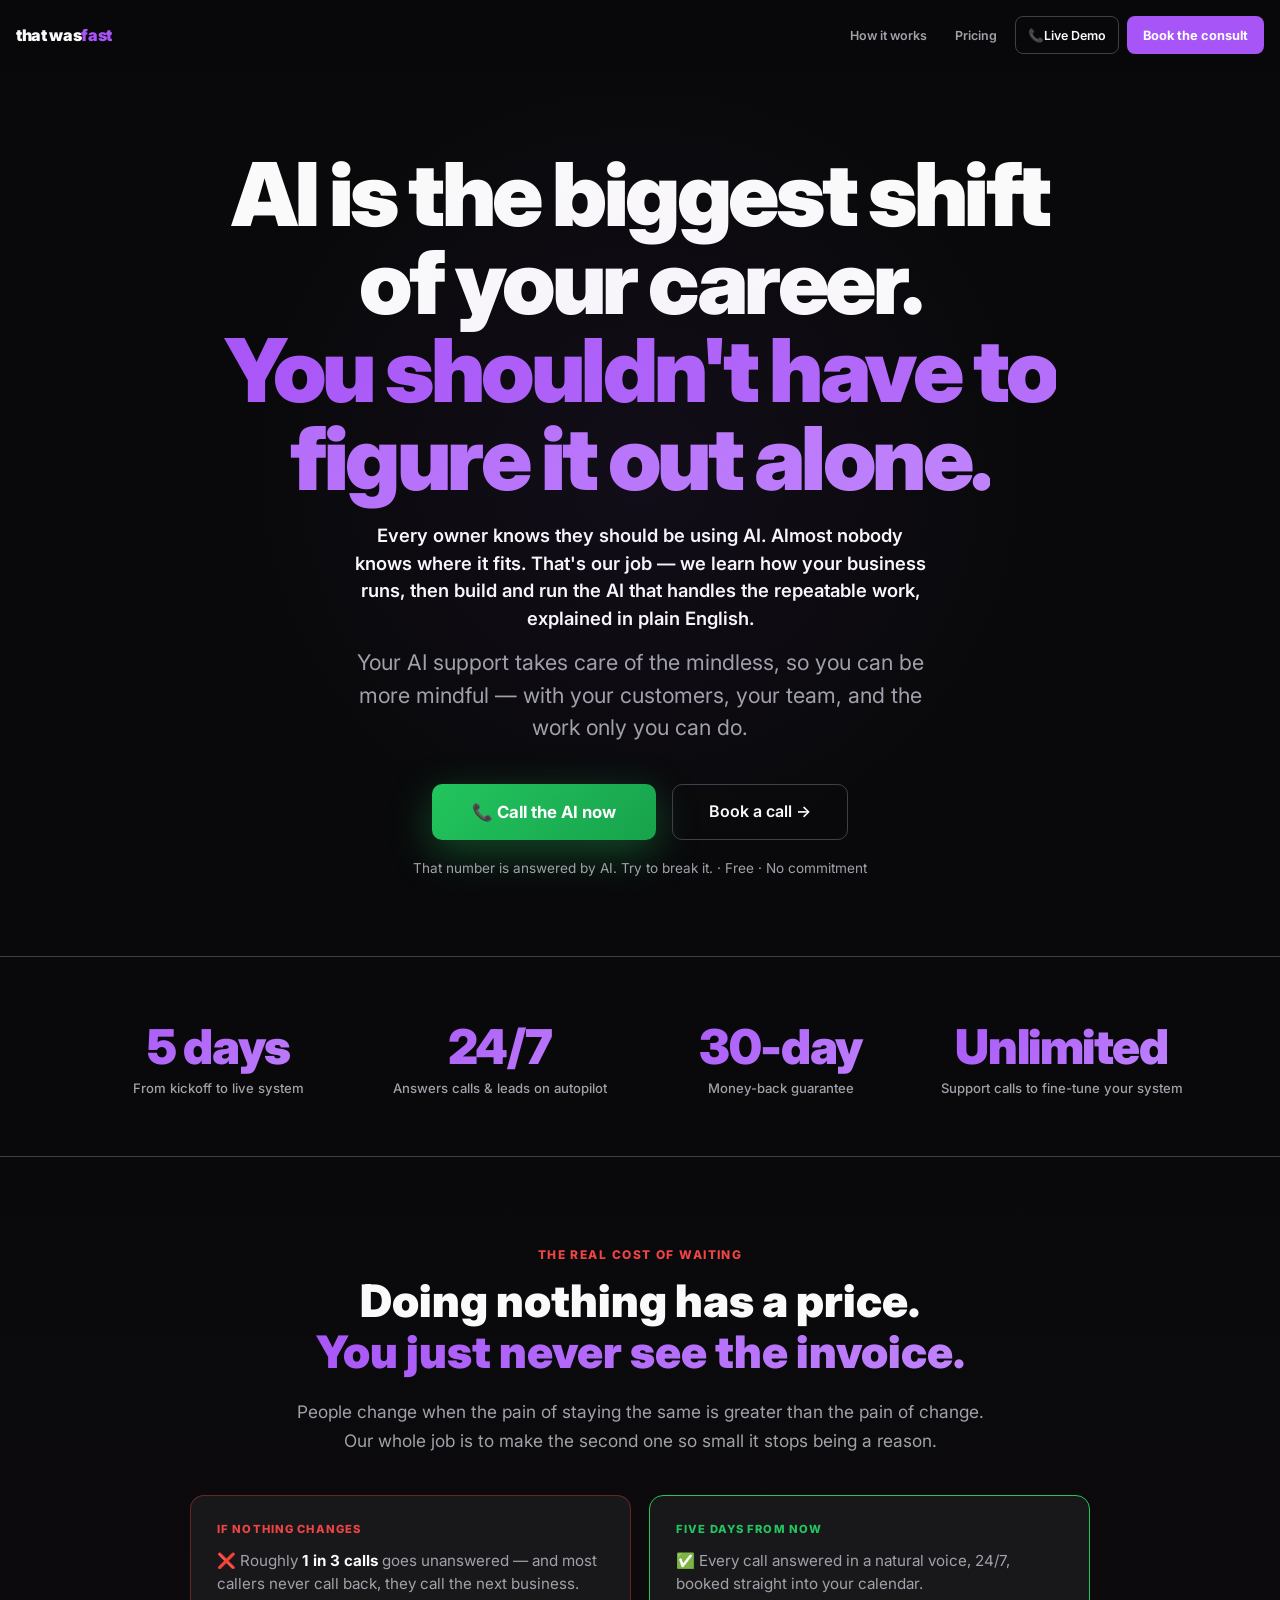
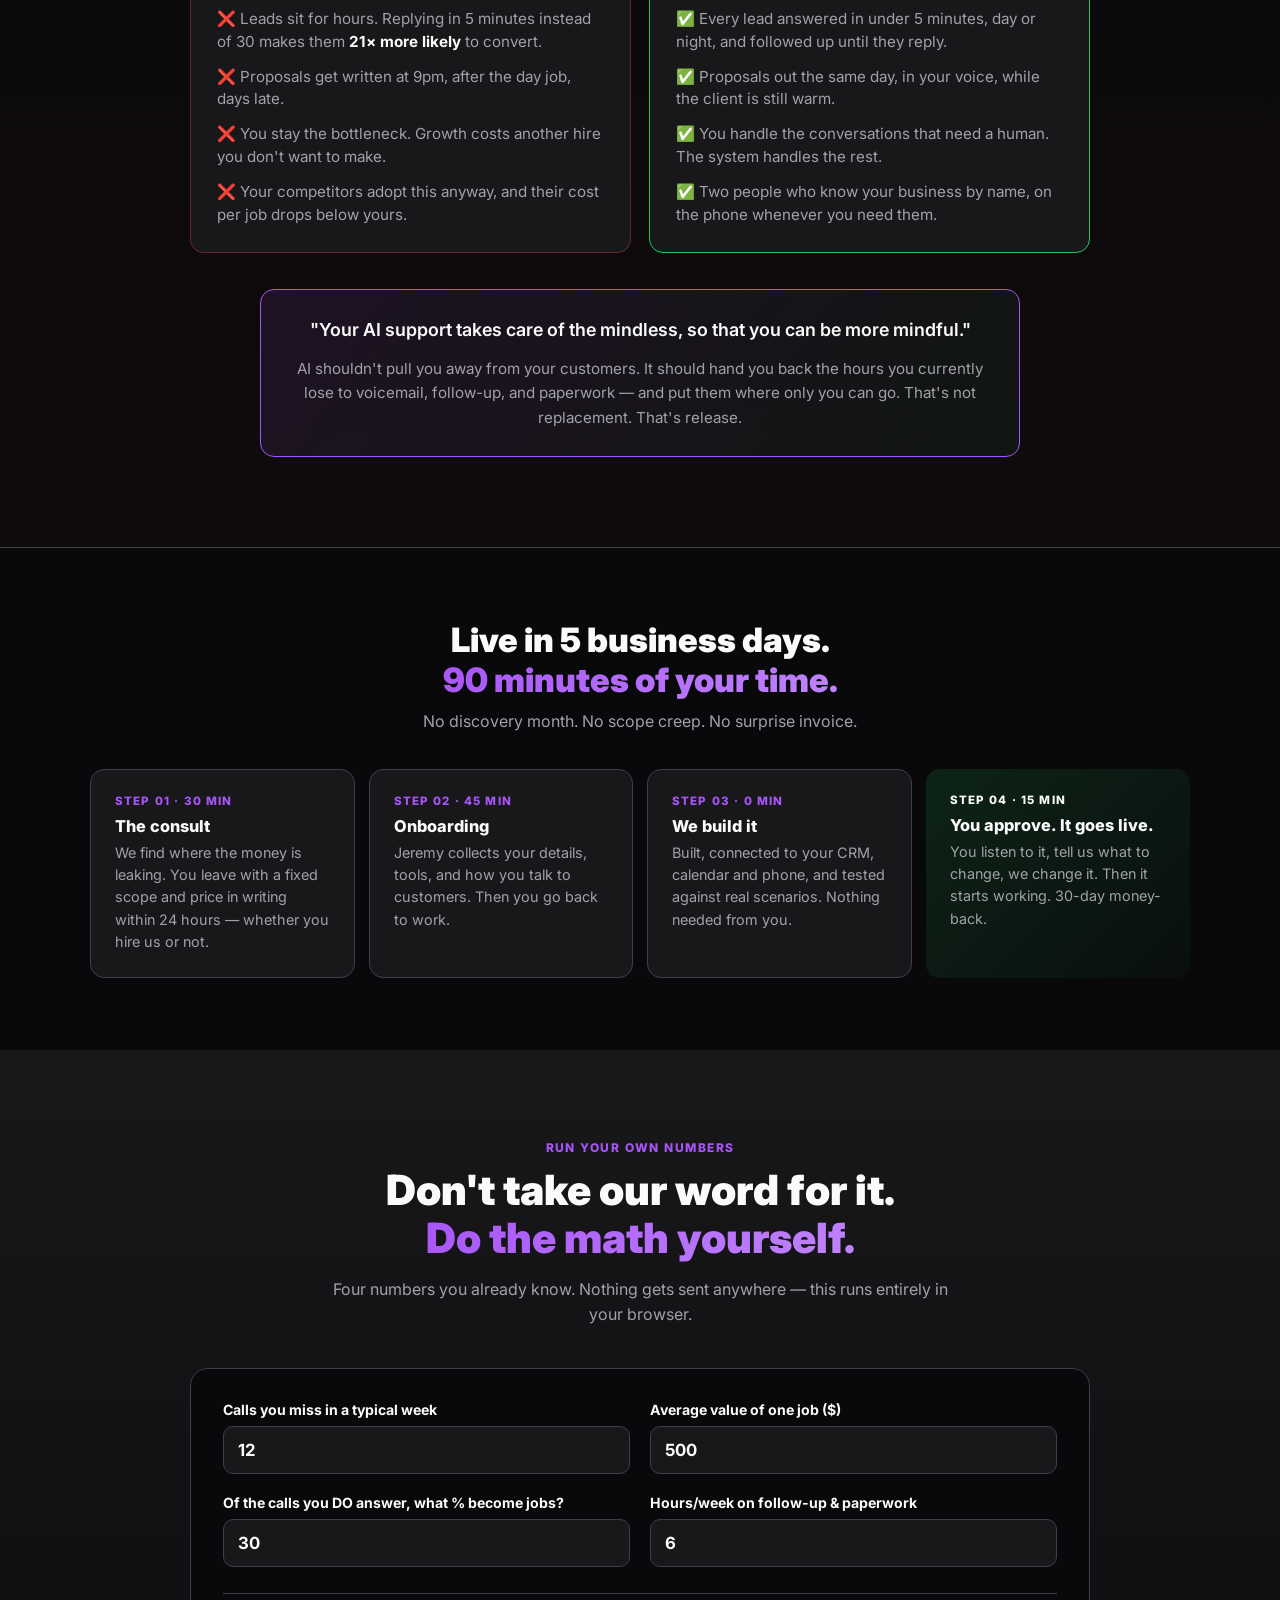
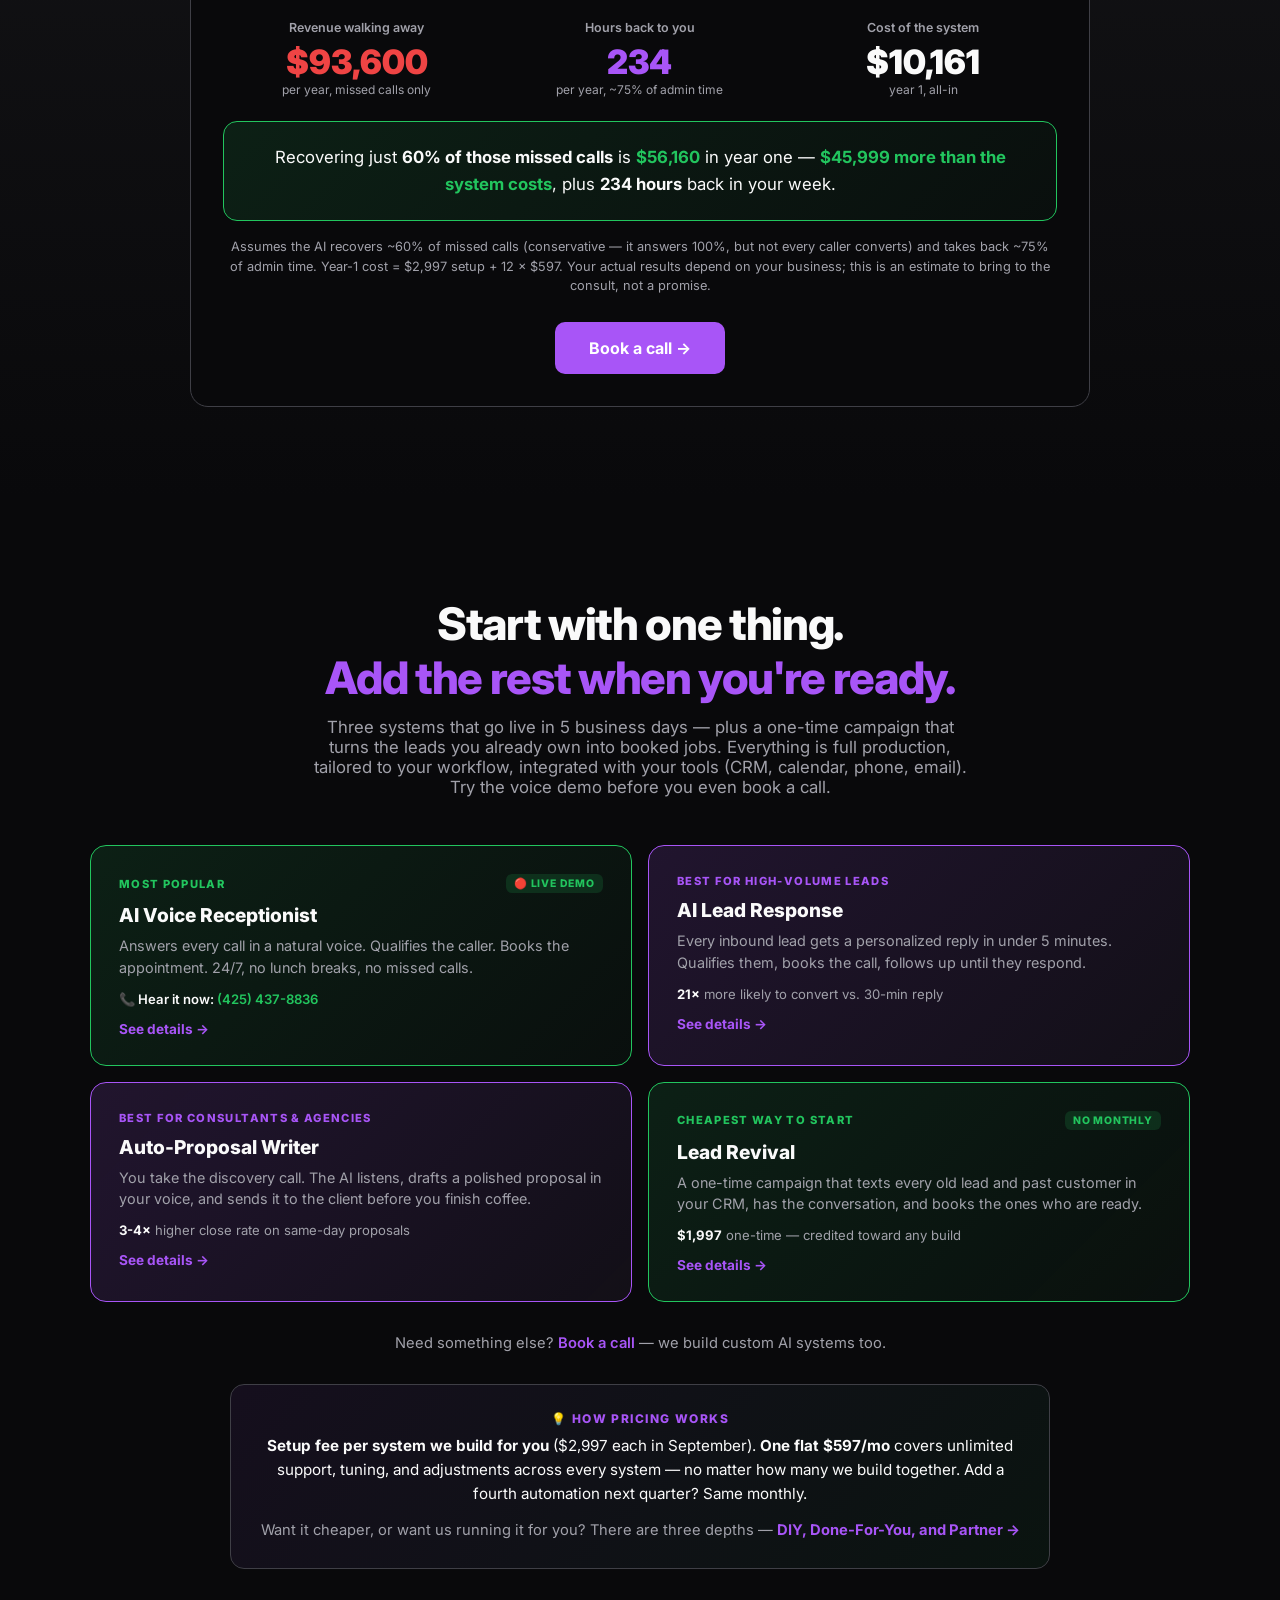
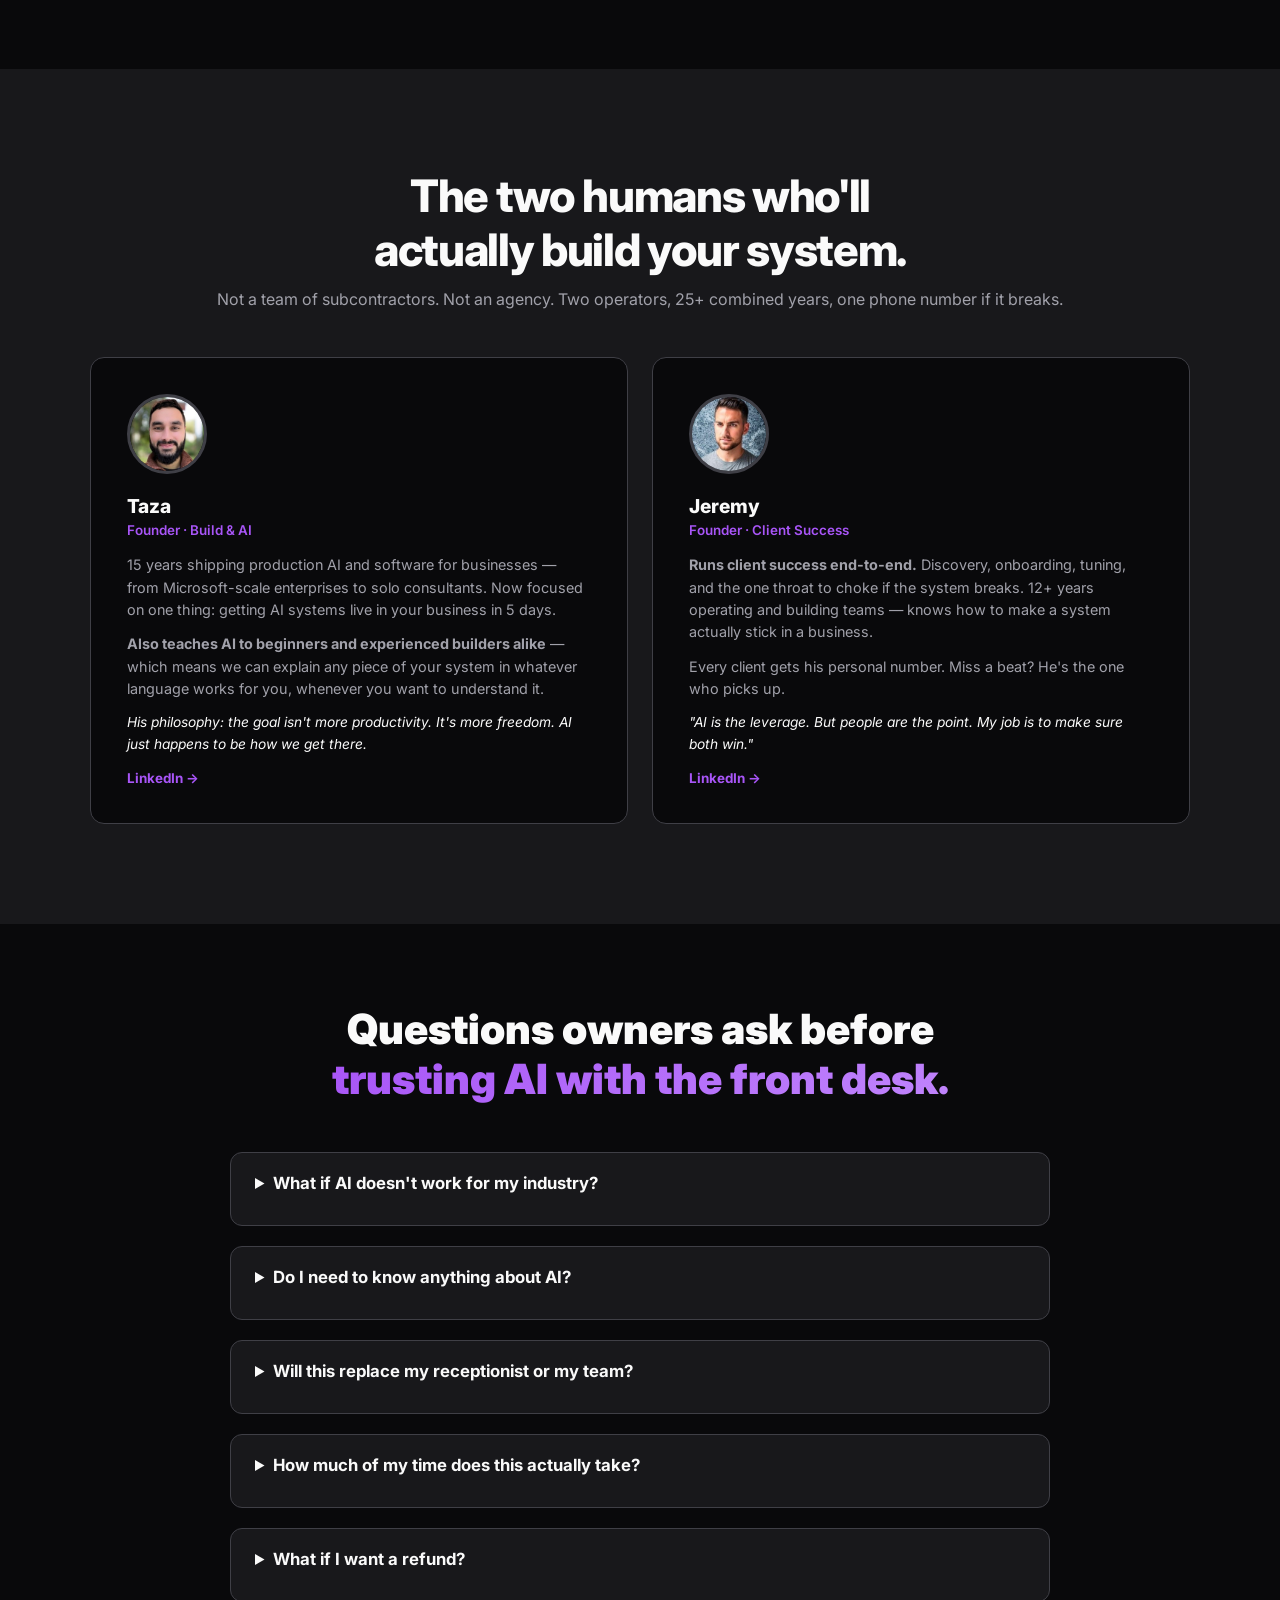
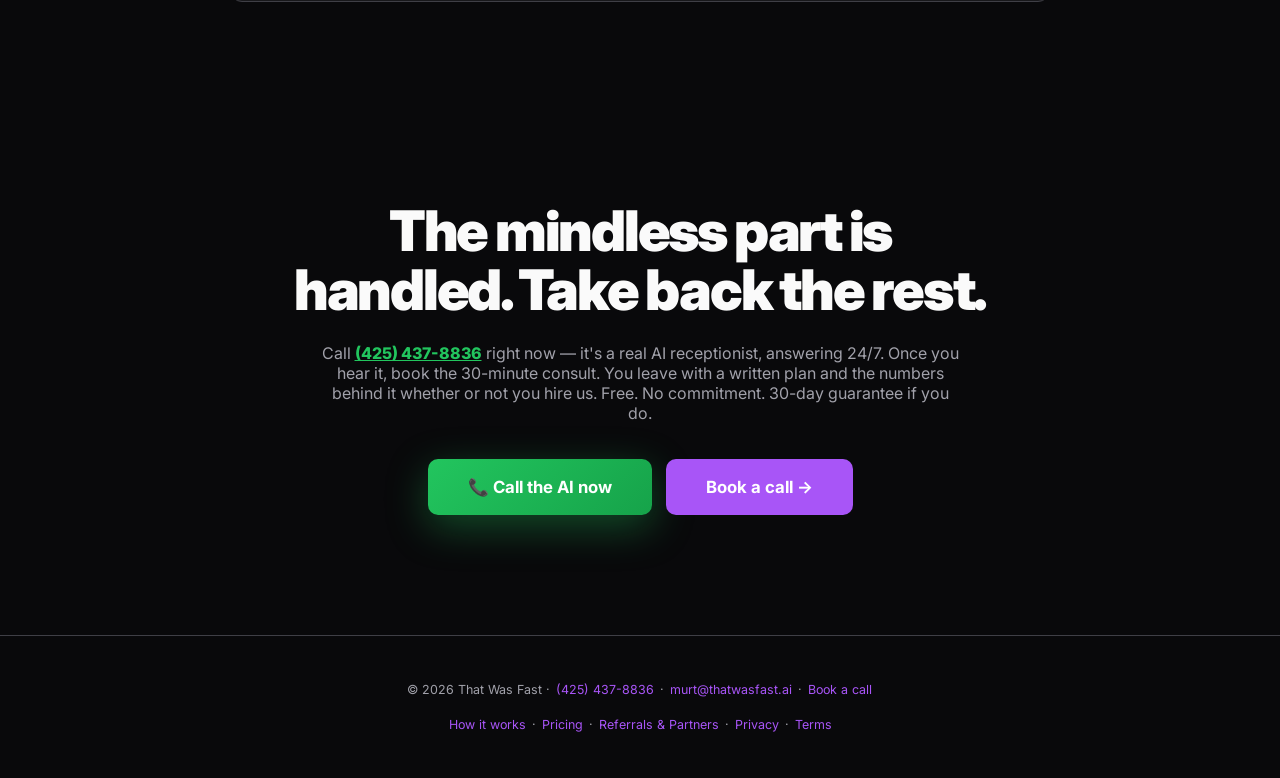
<file: index.html>
<!DOCTYPE html>
<html lang="en">
<head>
<meta charset="UTF-8">
<meta name="facebook-domain-verification" content="gkqulxdotzckc2j7kj74a8ck5dv2wv" />
<meta name="viewport" content="width=device-width,initial-scale=1">
<title>That Was Fast — AI systems that answer calls, reply to leads, and close deals</title>
<meta name="description" content="AI receptionist, lead responder, and auto-proposal writer for service businesses. Built in 5 days. Fixed pricing. Call our live demo: (425) 437-8836.">
<meta property="og:title" content="That Was Fast — AI systems that answer calls, reply to leads, and close deals">
<meta property="og:description" content="AI receptionist, lead responder, and auto-proposal writer. Built in 5 days. Call the live demo: (425) 437-8836.">
<meta property="og:type" content="website">
<meta property="og:url" content="https://thatwasfast.ai">
<meta property="og:image" content="https://thatwasfast.ai/logo-full.png">
<meta name="twitter:image" content="https://thatwasfast.ai/logo-full.png">
<meta name="twitter:card" content="summary_large_image">
<meta name="twitter:title" content="That Was Fast — AI systems that book more work, on autopilot">
<meta name="twitter:description" content="Call our live demo: (425) 437-8836. Then book a call to build one for your business.">
<link rel="icon" href="favicon.ico" type="image/x-icon">
<link rel="icon" href="icon-192.png" type="image/png" sizes="192x192">
<link rel="apple-touch-icon" href="icon-192.png">
<link rel="preconnect" href="https://fonts.googleapis.com"><link rel="preconnect" href="https://fonts.gstatic.com" crossorigin>
<link href="https://fonts.googleapis.com/css2?family=Inter:wght@400;500;600;700;800;900&display=swap" rel="stylesheet">
<!-- Meta Pixel -->
<script>
!function(f,b,e,v,n,t,s){if(f.fbq)return;n=f.fbq=function(){n.callMethod?n.callMethod.apply(n,arguments):n.queue.push(arguments)};if(!f._fbq)f._fbq=n;n.push=n;n.loaded=!0;n.version='2.0';n.queue=[];t=b.createElement(e);t.async=!0;t.src=v;s=b.getElementsByTagName(e)[0];s.parentNode.insertBefore(t,s)}(window,document,'script','https://connect.facebook.net/en_US/fbevents.js');
fbq('init','1116154840839854');
fbq('track','PageView');
</script>
<noscript><img height="1" width="1" style="display:none" src="https://www.facebook.com/tr?id=1116154840839854&ev=PageView&noscript=1"/></noscript>
<!-- CAPI helper (dedup with pixel via event_id) -->
<script>
window.TWF_CAPI='https://thatwasfast-capi.murtazajafferji.workers.dev';
window.twfCapiSend=function(name,data){
  var id=(crypto.randomUUID?crypto.randomUUID():Date.now()+'-'+Math.random().toString(36).slice(2));
  try{
    var m=document.cookie.match(/_fbc=([^;]+)/); var fbc=m?m[1]:null;
    var p=document.cookie.match(/_fbp=([^;]+)/); var fbp=p?p[1]:null;
    if(window.fbq)fbq('track',name,data||{},{eventID:id});
    fetch(window.TWF_CAPI,{method:'POST',headers:{'Content-Type':'application/json'},keepalive:true,body:JSON.stringify({event_name:name,event_id:id,event_source_url:location.href,custom_data:data||{},user_data:{fbc:fbc,fbp:fbp}})}).catch(function(){});
  }catch(e){}
};
</script>
<!-- Google Analytics + Google Ads -->
<script async src="https://www.googletagmanager.com/gtag/js?id=G-YH6KCPB6RQ"></script>
<script>
window.dataLayer=window.dataLayer||[];
function gtag(){dataLayer.push(arguments)}
gtag('js',new Date());
gtag('config','G-YH6KCPB6RQ',{page_title:'Home',page_path:'/'});
gtag('config','AW-18429599857');
document.addEventListener('DOMContentLoaded',function(){
  document.querySelectorAll('a[href*="cal.com/thatwasfast"]').forEach(function(a){
    a.addEventListener('click',function(){
      var loc=a.closest('nav')?'nav':(a.closest('.final-cta')?'final':'hero');
      gtag('event','book_call_click',{page:'home',cta_location:loc});
      gtag('event','conversion',{send_to:'AW-18429599857/LSiECJ2E_O0cEPHA9dNE',value:500,currency:'USD'});
      if(window.twfCapiSend)twfCapiSend('Lead',{content_name:'Book a Call',content_category:'home',source:loc,value:500,currency:'USD'});
    });
  });
  document.querySelectorAll('a[href^="/lead-response/"],a[href^="/auto-proposal/"],a[href^="/voice-receptionist/"]').forEach(function(a){
    a.addEventListener('click',function(){
      gtag('event','offer_click',{offer:a.getAttribute('href').replace(/\//g,'')});
      if(window.twfCapiSend)twfCapiSend('ViewContent',{content_name:a.getAttribute('href').replace(/\//g,''),content_category:'offer-card'});
    });
  });
});
</script>
<style>
:root{--bg:#09090b;--surface:#18181b;--surface2:#27272a;--border:#3f3f46;--text:#fafafa;--muted:#a1a1aa;--gold:#a855f7;--gold2:#c084fc;--white:#fff;--max:1100px}
*{box-sizing:border-box;margin:0;padding:0}
html{scroll-behavior:smooth}
html,body{overflow-x:hidden}
body{font-family:'Inter',system-ui,sans-serif;background:var(--bg);color:var(--text);-webkit-font-smoothing:antialiased}
a{color:inherit;text-decoration:none}

/* NAV */
nav{position:sticky;top:0;left:0;right:0;z-index:100;padding:16px 16px;display:flex;align-items:center;justify-content:space-between;background:rgba(9,9,11,.8);backdrop-filter:blur(20px)}
.logo{font-weight:900;font-size:1rem;letter-spacing:-.02em;white-space:nowrap}
.logo span{color:var(--gold)}
.nav-cta{padding:8px 16px;background:var(--gold);color:var(--white);font-weight:700;font-size:.82rem;border-radius:8px;transition:transform .15s;white-space:nowrap}
.nav-cta:hover{transform:scale(1.04)}

/* HERO */
.hero{min-height:calc(100vh - 100px);display:flex;flex-direction:column;align-items:center;justify-content:center;text-align:center;padding:80px 24px 80px;position:relative}
.hero::before{content:'';position:absolute;top:0;left:50%;transform:translateX(-50%);width:100%;max-width:800px;height:800px;background:radial-gradient(circle,rgba(168,85,247,.06) 0%,transparent 70%);pointer-events:none}
.hero-badge{display:inline-flex;align-items:center;gap:8px;padding:8px 16px;background:var(--surface);border:1px solid var(--border);border-radius:999px;font-size:.8rem;color:var(--muted);margin-bottom:32px}
.hero-badge .dot{width:8px;height:8px;border-radius:50%;background:var(--gold);animation:pulse 2s infinite}
@keyframes pulse{0%,100%{opacity:1}50%{opacity:.4}}
.hero h1{font-size:clamp(2.8rem,7vw,5.5rem);font-weight:900;line-height:1;letter-spacing:-.04em;max-width:900px}
.hero h1 span{background:linear-gradient(135deg,var(--gold),var(--gold2));-webkit-background-clip:text;-webkit-text-fill-color:transparent;background-clip:text}
.hero-sub{font-size:clamp(1.1rem,2.2vw,1.35rem);color:var(--muted);margin-top:24px;max-width:580px;line-height:1.5}
.hero-cta-row{margin-top:40px;display:flex;gap:16px;flex-wrap:wrap;justify-content:center}
.btn-primary{padding:16px 36px;background:var(--gold);color:var(--white);font-weight:700;font-size:1rem;border-radius:10px;border:0;cursor:pointer;transition:transform .15s,box-shadow .15s}
.btn-primary:hover{transform:translateY(-2px);box-shadow:0 12px 40px rgba(255,255,255,.08)}
.btn-ghost{padding:16px 36px;background:transparent;border:1.5px solid var(--border);color:var(--text);font-weight:600;font-size:1rem;border-radius:10px;cursor:pointer;transition:border-color .2s}
.btn-ghost:hover{border-color:var(--gold)}

/* STATS BAR */
.stats{padding:60px 24px;border-top:1px solid var(--border);border-bottom:1px solid var(--border)}
.stats-inner{max-width:var(--max);margin:0 auto;display:grid;grid-template-columns:repeat(4,1fr);gap:24px;text-align:center}
.stat-num{font-size:clamp(2rem,4vw,3rem);font-weight:900;letter-spacing:-.03em;background:linear-gradient(135deg,var(--gold),var(--gold2));-webkit-background-clip:text;-webkit-text-fill-color:transparent;background-clip:text}
.stat-label{font-size:.82rem;color:var(--muted);margin-top:4px;font-weight:500}
@media(max-width:600px){.stats-inner{grid-template-columns:repeat(2,1fr)}}

/* PROMISE */
.promise{padding:100px 24px;text-align:center}
.promise-inner{max-width:720px;margin:0 auto}
.promise h2{font-size:clamp(1.8rem,4vw,2.8rem);font-weight:800;line-height:1.1;letter-spacing:-.03em;margin-bottom:24px}
.promise p{font-size:1.1rem;color:var(--muted);line-height:1.7}
.promise strong{color:var(--text)}
.promise-cards{display:grid;grid-template-columns:repeat(4,1fr);gap:16px;margin-top:48px;max-width:var(--max);margin-left:auto;margin-right:auto}
.p-card{background:var(--surface);border:1px solid var(--border);border-radius:12px;padding:28px 20px;text-align:left}
.p-card .icon{font-size:1.5rem;margin-bottom:12px}
.p-card h4{font-weight:700;margin-bottom:6px;font-size:.95rem}
.p-card p{font-size:.86rem;color:var(--muted);line-height:1.5}
@media(max-width:700px){.promise-cards{grid-template-columns:1fr}}

/* DEMO */
.demo{padding:100px 24px;background:var(--surface)}
.demo-inner{max-width:var(--max);margin:0 auto;text-align:center}
.iphone-body{text-align:left}
.demo h2{font-size:clamp(1.6rem,3.5vw,2.4rem);font-weight:800;letter-spacing:-.03em;margin-bottom:12px}
.demo .sub{color:var(--muted);font-size:1rem;margin-bottom:48px}
.demo-flow{display:flex;align-items:center;justify-content:center;gap:24px;flex-wrap:wrap}
.demo-step{background:var(--bg);border:1px solid var(--border);border-radius:16px;padding:24px;width:280px;text-align:left;position:relative}
.iphone{max-width:380px;margin:0 auto;border-radius:36px;background:#000;padding:12px;box-shadow:0 40px 80px rgba(0,0,0,.5),inset 0 0 0 3px #2a2a2e}
.iphone-screen{background:#1c1c1e;border-radius:28px;overflow:hidden}
.iphone-header{display:flex;align-items:center;gap:10px;padding:14px 16px;border-bottom:1px solid #2c2c2e}
.iphone-avatar{width:36px;height:36px;border-radius:50%;object-fit:cover}
.iphone-contact{font-size:.82rem;font-weight:600;color:#fff}
.iphone-contact span{display:block;font-size:.68rem;color:#8e8e93;font-weight:400}
.iphone-body{padding:14px 12px;display:flex;flex-direction:column;gap:6px}
.imsg{max-width:78%;padding:10px 14px;border-radius:18px;font-size:.84rem;line-height:1.45;word-wrap:break-word}
.imsg.from-them{align-self:flex-start;background:#2c2c2e;color:#fff;border-bottom-left-radius:4px}
.imsg.from-me{align-self:flex-end;background:#0b84fe;color:#fff;border-bottom-right-radius:4px}
.imsg.highlight{align-self:flex-end;background:#0b84fe;color:#fff;font-weight:400;font-size:.84rem;border-radius:18px;border-bottom-right-radius:4px;padding:10px 14px}
.imsg-time{font-size:.65rem;color:#636366;padding:2px 4px}
.imsg-time.right{align-self:flex-end;text-align:right}
.imsg-time.left{align-self:flex-start}
.demo-step .label{font-size:.7rem;text-transform:uppercase;letter-spacing:.1em;color:var(--gold);font-weight:700;margin-bottom:12px}
.demo-step .msg{background:var(--surface2);border-radius:10px;padding:14px;font-size:.84rem;line-height:1.5;color:var(--text)}
.demo-step .msg.sent{background:#1d4ed8;color:white;border-radius:10px 10px 4px 10px;max-width:220px}
.demo-step .msg.received{background:var(--surface2);border-radius:10px 10px 10px 4px}
.demo-arrow{font-size:1.5rem;color:var(--gold);animation:bounce 1.5s infinite}
@keyframes bounce{0%,100%{transform:translateX(0)}50%{transform:translateX(6px)}}
@media(max-width:700px){.demo-flow{flex-direction:column}.demo-arrow{transform:rotate(90deg)}}

/* SERVICES */
.services{padding:100px 24px}
.services-inner{max-width:var(--max);margin:0 auto}
.services h2{font-size:clamp(1.8rem,4vw,2.8rem);font-weight:800;letter-spacing:-.03em;margin-bottom:48px;text-align:center}
.srv-grid{display:grid;grid-template-columns:repeat(2,1fr);gap:16px}
.srv{background:var(--surface);border:1px solid var(--border);border-radius:14px;padding:32px;transition:border-color .2s}
.srv:hover{border-color:var(--gold)}
.srv h3{font-size:1.1rem;font-weight:700;margin-bottom:8px}
.srv p{font-size:.9rem;color:var(--muted);line-height:1.5}
.srv .metric{margin-top:12px;font-size:.82rem;font-weight:700;color:var(--gold)}
@media(max-width:700px){.srv-grid{grid-template-columns:1fr}.featured-offers{grid-template-columns:1fr !important}.promise-cards{grid-template-columns:repeat(2,1fr)}}

/* TEAM */
.team{padding:100px 24px;background:var(--surface)}
.team-inner{max-width:var(--max);margin:0 auto;text-align:center}
.team h2{font-size:clamp(1.8rem,4vw,2.8rem);font-weight:800;letter-spacing:-.03em;margin-bottom:12px}
.team .sub{color:var(--muted);font-size:1rem;margin-bottom:48px}
.team-cards{display:grid;grid-template-columns:repeat(2,1fr);gap:24px;text-align:left}
.t-card{background:var(--bg);border:1px solid var(--border);border-radius:14px;padding:36px}
.t-card .avatar{width:80px;height:80px;border-radius:50%;object-fit:cover;margin-bottom:16px;border:3px solid var(--border)}
.t-card .avatar-placeholder{width:80px;height:80px;border-radius:50%;background:linear-gradient(135deg,#3b82f6,#8b5cf6);display:flex;align-items:center;justify-content:center;font-size:1.6rem;font-weight:800;color:white;margin-bottom:16px;border:3px solid var(--border)}
.t-card .name{font-size:1.2rem;font-weight:800;margin-bottom:4px}
.t-card .role{font-size:.84rem;color:var(--gold);font-weight:600;margin-bottom:16px}
.t-card p{font-size:.9rem;color:var(--muted);line-height:1.55;margin-bottom:12px}
.t-card a{font-size:.84rem;font-weight:700;color:var(--gold)}
@media(max-width:700px){.team-cards{grid-template-columns:1fr}}

/* META */
.meta{padding:60px 24px;border-top:1px solid var(--border);text-align:center}
.meta p{font-size:.88rem;color:var(--muted);max-width:640px;margin:0 auto;line-height:1.6}
.meta strong{color:var(--text)}

/* FINAL CTA */
.final-cta{padding:120px 24px;text-align:center}
.final-cta h2{font-size:clamp(2rem,5vw,3.5rem);font-weight:900;letter-spacing:-.04em;line-height:1.05;max-width:700px;margin:0 auto 24px}
.final-cta p{font-size:1rem;color:var(--muted);margin-bottom:36px}

/* FOOTER */
footer{padding:40px 24px;border-top:1px solid var(--border);text-align:center}
footer p{font-size:.78rem;color:var(--muted)}
footer a{color:var(--gold)}

@media(max-width:480px){
nav{padding:12px 12px}
.nav-cta{padding:7px 12px;font-size:.75rem}
.logo{font-size:.88rem}
.hero{padding-top:80px;min-height:auto;padding-bottom:60px}
.hero h1{font-size:2rem}
.hero-sub{font-size:.95rem}
.hero-cta-row{flex-direction:column;align-items:center;gap:12px}
.btn-primary,.btn-ghost{width:100%;max-width:300px;text-align:center;justify-content:center}
.stats-inner{grid-template-columns:repeat(2,1fr);gap:12px}
.stat-num{font-size:1.8rem}
section{padding:56px 16px}
.section-title{font-size:1.5rem}
.iphone{max-width:100%;border-radius:24px;padding:8px}
.iphone-screen{border-radius:18px}
.imsg{font-size:.8rem}
.final-cta h2{font-size:1.6rem}
.t-card{padding:24px}
}

/* a11y + tap targets (round-2 audit) */
a:focus-visible,button:focus-visible,input:focus-visible,summary:focus-visible{outline:2px solid var(--gold);outline-offset:2px;border-radius:4px}
footer a{display:inline-block;padding:6px 2px}
nav a{display:inline-flex;align-items:center;min-height:38px}
details summary{min-height:32px}
@media(max-width:600px){
  footer a{padding:8px 4px}
}

/* MOBILE NAV — secondary links collapse, logo + primary CTA stay (fix: nav was 642px wide on a 375px screen) */
.nav-secondary{display:flex;gap:8px;align-items:center}
nav .nav-cta{padding:9px 16px;font-size:.8rem}
@media(max-width:860px){
  .nav-secondary{display:none}
  nav{padding:12px 14px;gap:10px}
  nav .nav-cta{padding:10px 14px;font-size:.8rem}
  .nav-phone{display:inline-flex !important;align-items:center;justify-content:center;min-width:42px;height:38px;border:1px solid var(--border);border-radius:8px;font-size:1rem}
  .nav-phone .nav-phone-label{display:none}
  .logo{font-size:.92rem}
}
@media(max-width:380px){
  nav{padding:10px 12px}
  nav .nav-cta{padding:9px 12px;font-size:.74rem}
  .logo{font-size:.85rem}
}

/* PROMO BAR — was eating 3 lines on a 375px phone and shoving the nav down */
.promo-bar{font-size:.85rem;line-height:1.45}
.promo-bar .promo-cta{color:#fff;text-decoration:underline;font-weight:700;white-space:nowrap}
@media(max-width:600px){
  .promo-bar{font-size:.74rem;padding:8px 12px !important;line-height:1.35}
  .promo-bar .promo-long{display:none}
}

/* CTA BUTTONS — were wrapping to 2 lines on every phone width.
   40px side padding + a 300px cap left ~220px for ~230px of text. */
.btn-primary,.btn-ghost{white-space:nowrap}
@media(max-width:600px){
  .btn-primary,.btn-ghost{
    padding-left:20px !important;padding-right:20px !important;
    font-size:.95rem !important;
    max-width:340px !important;width:100% !important;
    white-space:nowrap;
  }
}
@media(max-width:340px){
  .btn-primary,.btn-ghost{font-size:.8rem !important;padding-left:10px !important;padding-right:10px !important;letter-spacing:-.01em}
}
</style>
<link rel="canonical" href="https://thatwasfast.ai/">
<script type="application/ld+json">
{
  "@context": "https://schema.org",
  "@graph": [
    {
      "@type": "Organization",
      "@id": "https://thatwasfast.ai/#org",
      "name": "That Was Fast",
      "url": "https://thatwasfast.ai/",
      "logo": "https://thatwasfast.ai/logo-full.png",
      "telephone": "+1-425-437-8836",
      "description": "AI systems that answer calls, respond to leads, and write proposals for service businesses. Live in 5 days.",
      "founder": [
        {
          "@type": "Person",
          "name": "Taza"
        },
        {
          "@type": "Person",
          "name": "Jeremy"
        }
      ]
    },
    {
      "@type": "WebSite",
      "url": "https://thatwasfast.ai/",
      "name": "That Was Fast",
      "publisher": {
        "@id": "https://thatwasfast.ai/#org"
      }
    },
    {
      "@type": "FAQPage",
      "mainEntity": [
        {
          "@type": "Question",
          "name": "What if AI doesn't work for my industry?",
          "acceptedAnswer": {
            "@type": "Answer",
            "text": "Our systems are built on the same tech that powers ChatGPT and the biggest AI voice platforms. If your business takes calls, replies to leads, or writes proposals, it works. We've built for HVAC, dental, plumbing, salons, med spas, law firms, and consulting."
          }
        },
        {
          "@type": "Question",
          "name": "Do I need to know anything about AI?",
          "acceptedAnswer": {
            "@type": "Answer",
            "text": "Zero. We handle every technical piece — model selection, prompts, integrations, deployment, monitoring. You get a working system that ships in 5 business days."
          }
        },
        {
          "@type": "Question",
          "name": "Will this replace my receptionist or my team?",
          "acceptedAnswer": {
            "@type": "Answer",
            "text": "No. It replaces voicemail, hold music, and the follow-up nobody has time for. Your AI support takes care of the mindless so your team can be more mindful — the conversations, judgment calls, and relationships that need a human. Most clients don't cut staff; they stop needing the next hire just to keep up."
          }
        },
        {
          "@type": "Question",
          "name": "How much of my time does this actually take?",
          "acceptedAnswer": {
            "@type": "Answer",
            "text": "About 90 minutes total: a 30-minute consult, a 45-minute onboarding call, and a 15-minute review before it goes live. Everything else is on us — the building, the connecting, the testing, the tuning. That's deliberate. If changing were hard, nobody would do it."
          }
        },
        {
          "@type": "Question",
          "name": "What if I want a refund?",
          "acceptedAnswer": {
            "@type": "Answer",
            "text": "If you're not seeing measurable results in the first 30 days, we refund the setup fee. No hoops, no fine print."
          }
        }
      ]
    }
  ]
}
</script>

<!-- Auto-attach conversion tracking to every Cal.com link on every page -->
<script>
(function(){
  var page = location.pathname.replace(/\/$/,'').split('/').pop() || 'home';
  document.addEventListener('click', function(e){
    var a = e.target.closest('a[href*="cal.com/thatwasfast"]');
    if (!a) return;
    if (a.dataset.twfTracked) return; // prevent double-fire in same session
    a.dataset.twfTracked = '1';
    var event = (new URL(a.href).searchParams.get('event')) || page;
    try{
      if (window.gtag) gtag('event', 'book_call_click', {page: page, source: 'auto', event_type: event});
      if (window.gtag) gtag('event', 'generate_lead', {offer: event, source: 'auto'});
      if (window.twfCapiSend) twfCapiSend('Lead', {content_name: 'Book a Call', content_category: event, value: 500, currency: 'USD'});
      if (window.fbq) fbq('track', 'Lead', {content_name: 'Book a Call', content_category: event, value: 500, currency: 'USD'});
    } catch(err){}
    setTimeout(function(){ delete a.dataset.twfTracked; }, 3000);
  }, true);
  // Same idea for tel: links
  document.addEventListener('click', function(e){
    var a = e.target.closest('a[href^="tel:+1425"]');
    if (!a) return;
    if (a.dataset.twfCalltracked) return;
    a.dataset.twfCalltracked = '1';
    try{
      if (window.gtag) gtag('event', 'demo_call', {page: page, source: 'auto'});
      if (window.twfCapiSend) twfCapiSend('Contact', {content_name: 'Demo Call', content_category: page});
      if (window.fbq) fbq('track', 'Contact', {content_name: 'Demo Call'});
    } catch(err){}
    setTimeout(function(){ delete a.dataset.twfCalltracked; }, 3000);
  }, true);
})();
</script>
<style>
@media(max-width:1000px){.how-grid{grid-template-columns:repeat(2,1fr) !important}}
@media(max-width:560px){.how-grid{grid-template-columns:1fr !important}}
</style>
</head>
<body>

<div class="promo-bar" style="background:linear-gradient(90deg,#22c55e,#16a34a);color:#fff;text-align:center;padding:10px 16px;font-weight:600;position:relative;z-index:101"><strong>🎯 SEPTEMBER SPECIAL</strong> — 40% off<span class="promo-long"> every offer</span>. <strong id="spots-left">Only 5 spots left</strong><span class="promo-long"> · Book by Sept 30</span>. <a href="https://cal.com/thatwasfast/30min" class="promo-cta" target="_blank" rel="noopener">Get your build date →</a></div>
<script>
// SPOTS_LEFT: single source of truth — edit this number as bookings come in
window.TWF_SPOTS_LEFT = 5;
// Auto-hide the September promo bar starting Oct 1
window.TWF_PROMO_END = new Date('2026-10-01T00:00:00-07:00');
(function(){
  var n = window.TWF_SPOTS_LEFT;
  var el = document.getElementById('spots-left');
  if (!el) return;
  // Kill the whole promo bar after Sept 30
  if (new Date() >= window.TWF_PROMO_END) { el.parentElement.style.display='none'; return; }
  if (n <= 0) { el.parentElement.style.display='none'; return; }
  el.textContent = 'Only ' + n + (n === 1 ? ' spot' : ' spots') + ' left';
  if (n <= 2) el.style.color = '#fef08a'; // yellow when critically low
})();
</script>

<nav>
<a href="/" class="logo">that was <span>fast</span></a>
<div style="display:flex;gap:8px;align-items:center">
<span class="nav-secondary">
<a href="#how" class="nav-link" style="padding:8px 10px;font-size:.78rem;font-weight:600;color:var(--muted)">How it works</a>
<a href="/pricing/" class="nav-link" style="padding:8px 10px;font-size:.78rem;font-weight:600;color:var(--muted)">Pricing</a>
</span>
<a href="tel:+14254378836" class="nav-phone" aria-label="Call the live AI demo at (425) 437-8836" onclick="if(window.gtag)gtag('event','demo_call',{page:'home',source:'nav'});if(window.twfCapiSend)twfCapiSend('Contact',{content_name:'Demo Call',content_category:'home'});" style="padding:8px 12px;background:transparent;border:1px solid var(--border);color:var(--text);font-weight:600;font-size:.78rem;border-radius:8px;white-space:nowrap">📞<span class="nav-phone-label"> Live Demo</span></a>
<a href="https://cal.com/thatwasfast/30min" target="_blank" rel="noopener" class="nav-cta">Book the consult</a>
</div>
</nav>

<section class="hero">
<h1>AI is the biggest shift of your career.<br><span style="background:linear-gradient(135deg,var(--gold),var(--gold2));-webkit-background-clip:text;-webkit-text-fill-color:transparent;background-clip:text">You shouldn't have to figure it out alone.</span></h1>
<p class="hero-sub" style="font-weight:600;color:var(--text);margin-top:20px;font-size:1.15rem">Every owner knows they should be using AI. Almost nobody knows where it fits. That's our job — we learn how your business runs, then build and run the AI that handles the repeatable work, explained in plain English.</p>
<p class="hero-sub" style="margin-top:14px">Your AI support takes care of the mindless, so you can be more mindful — with your customers, your team, and the work only you can do.</p>
<div class="hero-cta-row">
<a href="tel:+14254378836" onclick="if(window.gtag)gtag('event','demo_call',{page:'home',source:'hero'});if(window.twfCapiSend)twfCapiSend('Contact',{content_name:'Demo Call',content_category:'home'});" class="btn-primary" style="background:linear-gradient(135deg,#22c55e,#16a34a);box-shadow:0 12px 40px rgba(34,197,94,.35);font-size:1.05rem;padding:18px 40px">📞 Call the AI now</a>
<a href="https://cal.com/thatwasfast/30min" target="_blank" rel="noopener" onclick="if(window.gtag)gtag('event','book_call_click',{page:'home',source:'hero'});if(window.twfCapiSend)twfCapiSend('Lead',{content_name:'Book a Call',content_category:'home',value:500,currency:'USD'});" class="btn-ghost">Book a call →</a>
</div>
<p style="margin-top:20px;font-size:.85rem;color:var(--muted)">That number is answered by AI. Try to break it. · Free · No commitment</p>
</section>


<section class="stats">
<div class="stats-inner">
<div><div class="stat-num">5 days</div><div class="stat-label">From kickoff to live system</div></div>
<div><div class="stat-num">24/7</div><div class="stat-label">Answers calls & leads on autopilot</div></div>
<div><div class="stat-num">30-day</div><div class="stat-label">Money-back guarantee</div></div>
<div><div class="stat-num">Unlimited</div><div class="stat-label">Support calls to fine-tune your system</div></div>
</div>
</section>


<style>@media(max-width:800px){.leak-grid{grid-template-columns:1fr !important}}</style>

<!-- PAIN OF STAYING THE SAME -->
<section style="padding:90px 24px;background:linear-gradient(180deg,var(--bg),rgba(239,68,68,.03))">
<div style="max-width:900px;margin:0 auto;text-align:center">
<div style="font-size:.75rem;font-weight:800;color:#ef4444;letter-spacing:.12em;text-transform:uppercase;margin-bottom:14px">The real cost of waiting</div>
<h2 style="font-size:clamp(1.9rem,4vw,2.8rem);font-weight:900;line-height:1.15;margin-bottom:18px">Doing nothing has a price.<br><span style="background:linear-gradient(135deg,var(--gold),var(--gold2));-webkit-background-clip:text;-webkit-text-fill-color:transparent;background-clip:text">You just never see the invoice.</span></h2>
<p style="font-size:1.08rem;line-height:1.7;color:var(--muted);max-width:700px;margin:0 auto 40px">People change when the pain of staying the same is greater than the pain of change. Our whole job is to make the second one so small it stops being a reason.</p>
<div style="display:grid;grid-template-columns:1fr 1fr;gap:18px;text-align:left" class="pain-grid">
<div style="background:var(--surface);border:1px solid rgba(239,68,68,.35);border-radius:14px;padding:26px">
<div style="font-size:.7rem;font-weight:800;color:#ef4444;letter-spacing:.1em;text-transform:uppercase;margin-bottom:14px">If nothing changes</div>
<ul style="list-style:none;display:flex;flex-direction:column;gap:12px;font-size:.95rem;color:var(--muted);line-height:1.5">
<li>❌ Roughly <strong style="color:var(--text)">1 in 3 calls</strong> goes unanswered — and most callers never call back, they call the next business.</li>
<li>❌ Leads sit for hours. Replying in 5 minutes instead of 30 makes them <strong style="color:var(--text)">21× more likely</strong> to convert.</li>
<li>❌ Proposals get written at 9pm, after the day job, days late.</li>
<li>❌ You stay the bottleneck. Growth costs another hire you don't want to make.</li>
<li>❌ Your competitors adopt this anyway, and their cost per job drops below yours.</li>
</ul>
</div>
<div style="background:var(--surface);border:1px solid #22c55e;border-radius:14px;padding:26px">
<div style="font-size:.7rem;font-weight:800;color:#22c55e;letter-spacing:.1em;text-transform:uppercase;margin-bottom:14px">Five days from now</div>
<ul style="list-style:none;display:flex;flex-direction:column;gap:12px;font-size:.95rem;color:var(--muted);line-height:1.5">
<li>✅ Every call answered in a natural voice, 24/7, booked straight into your calendar.</li>
<li>✅ Every lead answered in under 5 minutes, day or night, and followed up until they reply.</li>
<li>✅ Proposals out the same day, in your voice, while the client is still warm.</li>
<li>✅ You handle the conversations that need a human. The system handles the rest.</li>
<li>✅ Two people who know your business by name, on the phone whenever you need them.</li>
</ul>
</div>
</div>
<div style="max-width:760px;margin:36px auto 0;padding:26px;background:linear-gradient(135deg,rgba(168,85,247,.1),rgba(34,197,94,.06));border:1px solid var(--gold);border-radius:14px">
<p style="font-size:1.12rem;line-height:1.6;color:var(--text);font-weight:600">"Your AI support takes care of the mindless, so that you can be more mindful."</p>
<p style="font-size:.95rem;color:var(--muted);margin-top:12px;line-height:1.6">AI shouldn't pull you away from your customers. It should hand you back the hours you currently lose to voicemail, follow-up, and paperwork — and put them where only you can go. That's not replacement. That's release.</p>
</div>
</div>
</section>
<style>@media(max-width:700px){.pain-grid{grid-template-columns:1fr !important}}</style>


<style>@media(max-width:900px){.fear-grid{grid-template-columns:1fr !important}}</style>

<!-- STEP BY STEP PROCESS -->
<section id="how" style="padding:72px 24px;border-top:1px solid var(--border)">
<div style="max-width:var(--max);margin:0 auto">
<h2 style="text-align:center;font-size:clamp(1.5rem,3.2vw,2.1rem);font-weight:900;line-height:1.2;margin-bottom:10px">Live in 5 business days.<br><span style="background:linear-gradient(135deg,var(--gold),var(--gold2));-webkit-background-clip:text;-webkit-text-fill-color:transparent;background-clip:text">90 minutes of your time.</span></h2>
<p style="text-align:center;color:var(--muted);font-size:1rem;margin-bottom:38px">No discovery month. No scope creep. No surprise invoice.</p>
<div style="display:grid;grid-template-columns:repeat(4,1fr);gap:14px" class="how-grid">
<div style="background:var(--surface);border:1px solid var(--border);border-radius:14px;padding:24px">
<div style="font-size:.72rem;font-weight:800;color:var(--gold);letter-spacing:.1em;margin-bottom:8px">STEP 01 · 30 MIN</div>
<div style="font-weight:800;font-size:1.02rem;margin-bottom:6px">The consult</div>
<div style="font-size:.9rem;color:var(--muted);line-height:1.55">We find where the money is leaking. You leave with a fixed scope and price in writing within 24 hours — whether you hire us or not.</div>
</div>
<div style="background:var(--surface);border:1px solid var(--border);border-radius:14px;padding:24px">
<div style="font-size:.72rem;font-weight:800;color:var(--gold);letter-spacing:.1em;margin-bottom:8px">STEP 02 · 45 MIN</div>
<div style="font-weight:800;font-size:1.02rem;margin-bottom:6px">Onboarding</div>
<div style="font-size:.9rem;color:var(--muted);line-height:1.55">Jeremy collects your details, tools, and how you talk to customers. Then you go back to work.</div>
</div>
<div style="background:var(--surface);border:1px solid var(--border);border-radius:14px;padding:24px">
<div style="font-size:.72rem;font-weight:800;color:var(--gold);letter-spacing:.1em;margin-bottom:8px">STEP 03 · 0 MIN</div>
<div style="font-weight:800;font-size:1.02rem;margin-bottom:6px">We build it</div>
<div style="font-size:.9rem;color:var(--muted);line-height:1.55">Built, connected to your CRM, calendar and phone, and tested against real scenarios. Nothing needed from you.</div>
</div>
<div style="background:linear-gradient(135deg,rgba(34,197,94,.14),rgba(22,163,74,.04));border:1px solid var(--green);border-radius:14px;padding:24px">
<div style="font-size:.72rem;font-weight:800;color:var(--green);letter-spacing:.1em;margin-bottom:8px">STEP 04 · 15 MIN</div>
<div style="font-weight:800;font-size:1.02rem;margin-bottom:6px">You approve. It goes live.</div>
<div style="font-size:.9rem;color:var(--muted);line-height:1.55">You listen to it, tell us what to change, we change it. Then it starts working. 30-day money-back.</div>
</div>
</div>
</div>
</section>
<style>@media(max-width:600px){.step-row{flex-direction:column;gap:8px}}</style>

<!-- ROI CALCULATOR -->
<section id="calc" style="padding:90px 24px;background:linear-gradient(180deg,var(--surface),var(--bg))">
<div style="max-width:900px;margin:0 auto">
<div style="text-align:center;margin-bottom:40px">
<div style="font-size:.75rem;font-weight:800;color:var(--gold);letter-spacing:.12em;text-transform:uppercase;margin-bottom:12px">Run your own numbers</div>
<h2 style="font-size:clamp(1.8rem,3.8vw,2.6rem);font-weight:900;line-height:1.15;margin-bottom:14px">Don't take our word for it.<br><span style="background:linear-gradient(135deg,var(--gold),var(--gold2));-webkit-background-clip:text;-webkit-text-fill-color:transparent;background-clip:text">Do the math yourself.</span></h2>
<p style="font-size:1rem;color:var(--muted);max-width:620px;margin:0 auto;line-height:1.6">Four numbers you already know. Nothing gets sent anywhere — this runs entirely in your browser.</p>
</div>

<div style="background:var(--bg);border:1px solid var(--border);border-radius:18px;padding:32px" class="calc-box">
<div style="display:grid;grid-template-columns:1fr 1fr;gap:20px;margin-bottom:26px" class="calc-inputs">
<div>
<label for="c-calls" style="display:block;font-size:.88rem;font-weight:700;margin-bottom:8px">Calls you miss in a typical week</label>
<input id="c-calls" type="number" min="0" value="12" style="width:100%;padding:13px 14px;background:var(--surface);border:1px solid var(--border);border-radius:10px;color:var(--text);font-size:1.05rem;font-weight:700;font-family:inherit">
</div>
<div>
<label for="c-job" style="display:block;font-size:.88rem;font-weight:700;margin-bottom:8px">Average value of one job ($)</label>
<input id="c-job" type="number" min="0" value="500" style="width:100%;padding:13px 14px;background:var(--surface);border:1px solid var(--border);border-radius:10px;color:var(--text);font-size:1.05rem;font-weight:700;font-family:inherit">
</div>
<div>
<label for="c-close" style="display:block;font-size:.88rem;font-weight:700;margin-bottom:8px">Of the calls you DO answer, what % become jobs?</label>
<input id="c-close" type="number" min="0" max="100" value="30" style="width:100%;padding:13px 14px;background:var(--surface);border:1px solid var(--border);border-radius:10px;color:var(--text);font-size:1.05rem;font-weight:700;font-family:inherit">
</div>
<div>
<label for="c-hours" style="display:block;font-size:.88rem;font-weight:700;margin-bottom:8px">Hours/week on follow-up &amp; paperwork</label>
<input id="c-hours" type="number" min="0" value="6" style="width:100%;padding:13px 14px;background:var(--surface);border:1px solid var(--border);border-radius:10px;color:var(--text);font-size:1.05rem;font-weight:700;font-family:inherit">
</div>
</div>

<div style="border-top:1px solid var(--border);padding-top:26px">
<div style="display:grid;grid-template-columns:1fr 1fr 1fr;gap:16px;text-align:center" class="calc-out">
<div><div style="font-size:.78rem;color:var(--muted);font-weight:600;margin-bottom:6px">Revenue walking away</div><div id="c-lost" style="font-size:clamp(1.5rem,3.5vw,2.1rem);font-weight:900;color:#ef4444">$93,600</div><div style="font-size:.75rem;color:var(--muted)">per year, missed calls only</div></div>
<div><div style="font-size:.78rem;color:var(--muted);font-weight:600;margin-bottom:6px">Hours back to you</div><div id="c-time" style="font-size:clamp(1.5rem,3.5vw,2.1rem);font-weight:900;color:var(--gold)">234</div><div style="font-size:.75rem;color:var(--muted)">per year, ~75% of admin time</div></div>
<div><div style="font-size:.78rem;color:var(--muted);font-weight:600;margin-bottom:6px">Cost of the system</div><div id="c-cost" style="font-size:clamp(1.5rem,3.5vw,2.1rem);font-weight:900;color:var(--text)">$10,161</div><div style="font-size:.75rem;color:var(--muted)">year 1, all-in</div></div>
</div>
<div id="c-verdict" style="margin-top:24px;padding:22px;border-radius:14px;background:linear-gradient(135deg,rgba(34,197,94,.12),rgba(22,163,74,.04));border:1px solid #22c55e;text-align:center">
<div style="font-size:1.05rem;line-height:1.6;color:var(--text)"></div>
</div>
<p style="font-size:.8rem;color:var(--muted);margin-top:16px;line-height:1.55;text-align:center">Assumes the AI recovers ~60% of missed calls (conservative — it answers 100%, but not every caller converts) and takes back ~75% of admin time. Year-1 cost = $2,997 setup + 12 × $597. Your actual results depend on your business; this is an estimate to bring to the consult, not a promise.</p>
</div>

<div style="text-align:center;margin-top:26px">
<a href="https://cal.com/thatwasfast/30min?event=calculator" target="_blank" rel="noopener" class="btn-primary" style="display:inline-block;font-size:1rem;padding:16px 34px">Book a call →</a>
</div>
</div>
</div>
</section>
<style>
@media(max-width:700px){.calc-inputs{grid-template-columns:1fr !important}.calc-out{grid-template-columns:1fr !important;gap:22px !important}.calc-box{padding:22px !important}}
#calc input:focus{outline:2px solid var(--gold);outline-offset:1px;border-color:var(--gold)}
</style>
<script>
(function(){
  var ids=['c-calls','c-job','c-close','c-hours'];
  var fmt=function(n){return '$'+Math.round(n).toLocaleString('en-US');};
  function calc(){
    var calls=Math.max(0,+document.getElementById('c-calls').value||0);
    var job=Math.max(0,+document.getElementById('c-job').value||0);
    var close=Math.min(100,Math.max(0,+document.getElementById('c-close').value||0))/100;
    var hours=Math.max(0,+document.getElementById('c-hours').value||0);
    var lostYr=calls*52*close*job;
    var recovered=lostYr*0.6;
    var hoursBack=Math.round(hours*52*0.75);
    var cost=2997+(597*12);
    document.getElementById('c-lost').textContent=fmt(lostYr);
    document.getElementById('c-time').textContent=hoursBack.toLocaleString('en-US');
    document.getElementById('c-cost').textContent=fmt(cost);
    var net=recovered-cost;
    var el=document.getElementById('c-verdict');
    var inner=el.firstElementChild;
    if(lostYr<=0&&hoursBack<=0){
      el.style.background='var(--surface)';el.style.borderColor='var(--border)';
      inner.innerHTML='Put your numbers in above and we\'ll do the math.';
    } else if(net>0){
      el.style.background='linear-gradient(135deg,rgba(34,197,94,.12),rgba(22,163,74,.04))';el.style.borderColor='#22c55e';
      inner.innerHTML='Recovering just <strong>60% of those missed calls</strong> is <strong style="color:#22c55e">'+fmt(recovered)+'</strong> in year one — <strong style="color:#22c55e">'+fmt(net)+' more than the system costs</strong>, plus <strong>'+hoursBack.toLocaleString('en-US')+' hours</strong> back in your week.';
    } else {
      el.style.background='var(--surface)';el.style.borderColor='var(--border)';
      inner.innerHTML='At these numbers the revenue case is thin — you\'d recover about <strong>'+fmt(recovered)+'</strong> against <strong>'+fmt(cost)+'</strong> in cost. <strong>We\'d tell you that on the call.</strong> The <strong>'+hoursBack.toLocaleString('en-US')+' hours</strong> back might still be worth it, or the <a href="/pricing/" style="color:var(--gold);font-weight:700">DIY Blueprint</a> may fit you better.';
    }
  }
  ids.forEach(function(id){
    var el=document.getElementById(id);
    if(el){el.addEventListener('input',calc);}
  });
  var fired=false;
  ids.forEach(function(id){
    var el=document.getElementById(id);
    if(el)el.addEventListener('change',function(){
      if(!fired){fired=true;if(window.gtag)gtag('event','calculator_used',{page:'home'});if(window.twfCapiSend)twfCapiSend('ViewContent',{content_name:'ROI Calculator',content_category:'home'});}
    });
  });
  calc();
})();
</script>

<section class="services" id="services">
<div class="services-inner">
<h2 style="text-align:center;margin-bottom:12px">Start with one thing.<br><span style="color:var(--gold)">Add the rest when you're ready.</span></h2>
<p style="text-align:center;color:var(--muted);font-size:1.05rem;max-width:660px;margin:0 auto 48px">Three systems that go live in 5 business days — plus a one-time campaign that turns the leads you already own into booked jobs. Everything is full production, tailored to your workflow, integrated with your tools (CRM, calendar, phone, email). Try the voice demo before you even book a call.</p>
<div style="display:grid;grid-template-columns:repeat(2,1fr);gap:16px" class="featured-offers">

<a href="/voice-receptionist/" style="display:block;background:linear-gradient(135deg,rgba(34,197,94,.12),rgba(22,163,74,.04));border:1px solid #22c55e;border-radius:16px;padding:28px;transition:transform .15s" onmouseover="this.style.transform='translateY(-4px)'" onmouseout="this.style.transform='translateY(0)'">
<div style="display:flex;justify-content:space-between;align-items:center;margin-bottom:10px">
<div style="font-size:.7rem;font-weight:800;color:#22c55e;letter-spacing:.12em;text-transform:uppercase">Most Popular</div>
<div style="font-size:.65rem;font-weight:800;color:#22c55e;letter-spacing:.08em;text-transform:uppercase;background:rgba(34,197,94,.15);padding:3px 8px;border-radius:6px">🔴 LIVE DEMO</div>
</div>
<h3 style="font-size:1.2rem;font-weight:800;margin-bottom:8px">AI Voice Receptionist</h3>
<p style="font-size:.9rem;color:var(--muted);line-height:1.5;margin-bottom:12px">Answers every call in a natural voice. Qualifies the caller. Books the appointment. 24/7, no lunch breaks, no missed calls.</p>
<p style="font-size:.82rem;color:var(--text);font-weight:600;margin-bottom:14px">📞 Hear it now: <span style="color:#22c55e">(425) 437-8836</span></p>
<div style="font-size:.85rem;font-weight:700;color:var(--gold)">See details →</div>
</a>

<a href="/lead-response/" style="display:block;background:linear-gradient(135deg,rgba(168,85,247,.15),rgba(192,132,252,.05));border:1px solid var(--gold);border-radius:16px;padding:28px;transition:transform .15s" onmouseover="this.style.transform='translateY(-4px)'" onmouseout="this.style.transform='translateY(0)'">
<div style="font-size:.7rem;font-weight:800;color:var(--gold);letter-spacing:.12em;text-transform:uppercase;margin-bottom:10px">Best for High-Volume Leads</div>
<h3 style="font-size:1.2rem;font-weight:800;margin-bottom:8px">AI Lead Response</h3>
<p style="font-size:.9rem;color:var(--muted);line-height:1.5;margin-bottom:12px">Every inbound lead gets a personalized reply in under 5 minutes. Qualifies them, books the call, follows up until they respond.</p>
<p style="font-size:.82rem;color:var(--muted);margin-bottom:14px"><strong style="color:var(--text)">21×</strong> more likely to convert vs. 30-min reply</p>
<div style="font-size:.85rem;font-weight:700;color:var(--gold)">See details →</div>
</a>

<a href="/auto-proposal/" style="display:block;background:linear-gradient(135deg,rgba(168,85,247,.15),rgba(192,132,252,.05));border:1px solid var(--gold);border-radius:16px;padding:28px;transition:transform .15s" onmouseover="this.style.transform='translateY(-4px)'" onmouseout="this.style.transform='translateY(0)'">
<div style="font-size:.7rem;font-weight:800;color:var(--gold);letter-spacing:.12em;text-transform:uppercase;margin-bottom:10px">Best for Consultants & Agencies</div>
<h3 style="font-size:1.2rem;font-weight:800;margin-bottom:8px">Auto-Proposal Writer</h3>
<p style="font-size:.9rem;color:var(--muted);line-height:1.5;margin-bottom:12px">You take the discovery call. The AI listens, drafts a polished proposal in your voice, and sends it to the client before you finish coffee.</p>
<p style="font-size:.82rem;color:var(--muted);margin-bottom:14px"><strong style="color:var(--text)">3-4×</strong> higher close rate on same-day proposals</p>
<div style="font-size:.85rem;font-weight:700;color:var(--gold)">See details →</div>
</a>

<a href="/lead-revival/" style="display:block;background:linear-gradient(135deg,rgba(34,197,94,.12),rgba(22,163,74,.04));border:1px solid #22c55e;border-radius:16px;padding:28px;transition:transform .15s" onmouseover="this.style.transform='translateY(-4px)'" onmouseout="this.style.transform='translateY(0)'">
<div style="display:flex;justify-content:space-between;align-items:center;margin-bottom:10px">
<div style="font-size:.7rem;font-weight:800;color:#22c55e;letter-spacing:.12em;text-transform:uppercase">Cheapest Way To Start</div>
<div style="font-size:.65rem;font-weight:800;color:#22c55e;letter-spacing:.08em;text-transform:uppercase;background:rgba(34,197,94,.15);padding:3px 8px;border-radius:6px">NO MONTHLY</div>
</div>
<h3 style="font-size:1.2rem;font-weight:800;margin-bottom:8px">Lead Revival</h3>
<p style="font-size:.9rem;color:var(--muted);line-height:1.5;margin-bottom:12px">A one-time campaign that texts every old lead and past customer in your CRM, has the conversation, and books the ones who are ready.</p>
<p style="font-size:.82rem;color:var(--muted);margin-bottom:14px"><strong style="color:var(--text)">$1,997</strong> one-time — credited toward any build</p>
<div style="font-size:.85rem;font-weight:700;color:var(--gold)">See details →</div>
</a>

</div>
<p style="text-align:center;margin-top:32px;font-size:.92rem;color:var(--muted)">Need something else? <a href="https://cal.com/thatwasfast/30min" target="_blank" rel="noopener" style="color:var(--gold);font-weight:600">Book a call</a> — we build custom AI systems too.</p>
<div style="max-width:820px;margin:32px auto 0;padding:26px;background:linear-gradient(135deg,rgba(168,85,247,.08),rgba(34,197,94,.06));border:1px solid var(--border);border-radius:14px;text-align:center">
<div style="font-size:.75rem;font-weight:800;color:var(--gold);letter-spacing:.12em;text-transform:uppercase;margin-bottom:8px">💡 How pricing works</div>
<p style="font-size:.95rem;line-height:1.6;color:var(--text)"><strong>Setup fee per system we build for you</strong> ($2,997 each in September). <strong>One flat $597/mo</strong> covers unlimited support, tuning, and adjustments across every system — no matter how many we build together. Add a fourth automation next quarter? Same monthly.</p>
<p style="font-size:.92rem;line-height:1.6;color:var(--muted);margin-top:12px">Want it cheaper, or want us running it for you? There are three depths — <a href="/pricing/" style="color:var(--gold);font-weight:700">DIY, Done-For-You, and Partner →</a></p>
</div>
</div>
</section>



<style>@media(max-width:640px){.partner-grid{grid-template-columns:1fr !important}}</style>


<style>@media(max-width:900px){.tier-grid{grid-template-columns:1fr !important;gap:26px}}</style>


<style>@media(max-width:800px){.ref-grid{grid-template-columns:1fr !important}}</style>

<!-- PROOF WITHOUT LOGOS -->


<section class="team" id="team">
<div class="team-inner">
<h2>The two humans who'll<br>actually build your system.</h2>
<p class="sub">Not a team of subcontractors. Not an agency. Two operators, 25+ combined years, one phone number if it breaks.</p>
<div class="team-cards">
<div class="t-card">
<img src="murt.jpg" alt="Taza" class="avatar">
<div class="name">Taza</div>
<div class="role">Founder · Build & AI</div>
<p>15 years shipping production AI and software for businesses — from Microsoft-scale enterprises to solo consultants. Now focused on one thing: getting AI systems live in your business in 5 days.</p>
<p><strong>Also teaches AI to beginners and experienced builders alike</strong> — which means we can explain any piece of your system in whatever language works for you, whenever you want to understand it.</p>
<p style="color:var(--text);font-size:.86rem"><em>His philosophy: the goal isn't more productivity. It's more freedom. AI just happens to be how we get there.</em></p>
<a href="https://www.linkedin.com/in/jafferji/" target="_blank">LinkedIn →</a>
</div>
<div class="t-card">
<img src="jeremy.jpg" alt="Jeremy" class="avatar" onerror="this.style.display='none';this.nextElementSibling.style.display='flex'">
<div class="avatar-placeholder" style="display:none">JW</div>
<div class="name">Jeremy</div>
<div class="role">Founder · Client Success</div>
<p><strong>Runs client success end-to-end.</strong> Discovery, onboarding, tuning, and the one throat to choke if the system breaks. 12+ years operating and building teams — knows how to make a system actually stick in a business.</p>
<p>Every client gets his personal number. Miss a beat? He's the one who picks up.</p>
<p style="color:var(--text);font-size:.86rem"><em>"AI is the leverage. But people are the point. My job is to make sure both win."</em></p>
<a href="https://www.linkedin.com/in/jeremy-waller-9306b5159" target="_blank">LinkedIn →</a>
</div>
</div>
</div>
</section>





<section style="padding:80px 24px" id="faq">
<div style="max-width:820px;margin:0 auto">
<h2 style="text-align:center;font-size:clamp(1.8rem,4vw,2.6rem);font-weight:900;margin-bottom:48px">Questions owners ask before<br><span style="background:linear-gradient(135deg,var(--gold),var(--gold2));-webkit-background-clip:text;-webkit-text-fill-color:transparent;background-clip:text">trusting AI with the front desk.</span></h2>
<div style="display:flex;flex-direction:column;gap:20px">
<details style="background:var(--surface);border:1px solid var(--border);border-radius:12px;padding:20px 24px">
<summary style="font-weight:700;font-size:1.05rem;cursor:pointer;color:var(--text)">What if AI doesn't work for my industry?</summary>
<p style="margin-top:12px;color:var(--muted);line-height:1.6">Our systems are built on the exact same tech that powers ChatGPT and the biggest AI voice platforms. If your business takes calls, replies to leads, or writes proposals, it works. We've built for HVAC, dental, plumbing, salons, med spas, law firms, and consulting — the ROI holds because the tasks are universal.</p>
</details>
<details style="background:var(--surface);border:1px solid var(--border);border-radius:12px;padding:20px 24px">
<summary style="font-weight:700;font-size:1.05rem;cursor:pointer;color:var(--text)">Do I need to know anything about AI?</summary>
<p style="margin-top:12px;color:var(--muted);line-height:1.6">Zero. That's the whole point. We handle every technical piece — model selection, prompts, integrations, deployment, monitoring. You get a working system that ships in 5 business days. If you WANT to learn, Taza teaches AI to total beginners and experienced builders alike, and will walk you through any piece of it at your level.</p>
</details>



<details style="background:var(--surface);border:1px solid var(--border);border-radius:12px;padding:20px 24px">
<summary style="font-weight:700;font-size:1.05rem;cursor:pointer;color:var(--text)">Will this replace my receptionist or my team?</summary>
<p style="margin-top:12px;color:var(--muted);line-height:1.6">No. It replaces voicemail, hold music, and the follow-up nobody has time for. Your people stop doing the mindless part and spend their day on the parts that need a human — the conversations, the judgment calls, the relationships. That's the whole idea: <strong style="color:var(--text)">the AI takes care of the mindless so your team can be more mindful.</strong> Most of our clients don't cut staff; they stop needing the next hire just to keep up.</p>
</details>




<details style="background:var(--surface);border:1px solid var(--border);border-radius:12px;padding:20px 24px">
<summary style="font-weight:700;font-size:1.05rem;cursor:pointer;color:var(--text)">How much of my time does this actually take?</summary>
<p style="margin-top:12px;color:var(--muted);line-height:1.6">About 90 minutes total: a 30-minute consult, a 45-minute onboarding call, and a 15-minute review before it goes live. Everything else is on us — the building, the connecting, the testing, the tuning. That's deliberate. If changing were hard, nobody would do it.</p>
</details>
<details style="background:var(--surface);border:1px solid var(--border);border-radius:12px;padding:20px 24px">
<summary style="font-weight:700;font-size:1.05rem;cursor:pointer;color:var(--text)">What if I want a refund?</summary>
<p style="margin-top:12px;color:var(--muted);line-height:1.6">If you're not seeing measurable results in the first 30 days, we refund the setup fee. No hoops, no fine print. Skin in the game.</p>
</details>
</div>
</div>
</section>

<section class="final-cta">
<h2>The mindless part is<br>handled. Take back the rest.</h2>
<p style="max-width:640px;margin:0 auto 36px">Call <a href="tel:+14254378836" onclick="if(window.gtag)gtag('event','demo_call',{page:'home',source:'final-text'});if(window.twfCapiSend)twfCapiSend('Contact',{content_name:'Demo Call',content_category:'home'});" style="color:#22c55e;font-weight:800;text-decoration:underline">(425) 437-8836</a> right now — it's a real AI receptionist, answering 24/7. Once you hear it, book the 30-minute consult. You leave with a written plan and the numbers behind it whether or not you hire us. Free. No commitment. 30-day guarantee if you do.</p>
<div style="display:flex;gap:14px;flex-wrap:wrap;justify-content:center">
<a href="tel:+14254378836" onclick="if(window.gtag)gtag('event','demo_call',{page:'home',source:'final'});if(window.twfCapiSend)twfCapiSend('Contact',{content_name:'Demo Call',content_category:'home'});" class="btn-primary" style="background:linear-gradient(135deg,#22c55e,#16a34a);box-shadow:0 12px 40px rgba(34,197,94,.35);font-size:1.05rem;padding:18px 40px">📞 Call the AI now</a>
<a href="https://cal.com/thatwasfast/30min?event=home-final" target="_blank" rel="noopener" class="btn-primary" style="font-size:1.05rem;padding:18px 40px">Book a call →</a>
</div>
</section>

<footer>
<p>&copy; <span id="twf-year">2026</span> That Was Fast &middot; <a href="tel:+14254378836">(425) 437-8836</a> &middot; <a href="mailto:murt@thatwasfast.ai">murt@thatwasfast.ai</a> &middot; <a href="https://cal.com/thatwasfast/30min" target="_blank" rel="noopener">Book a call</a></p>
<p style="margin-top:8px;font-size:.78rem"><a href="#how">How it works</a> &middot; <a href="/pricing/">Pricing</a> &middot; <a href="/pricing/#referrals">Referrals &amp; Partners</a> &middot; <a href="/privacy/">Privacy</a> &middot; <a href="/terms/">Terms</a></p>
<script>document.getElementById('twf-year').textContent = new Date().getFullYear();</script>
</footer>

</body>
</html>
</file>
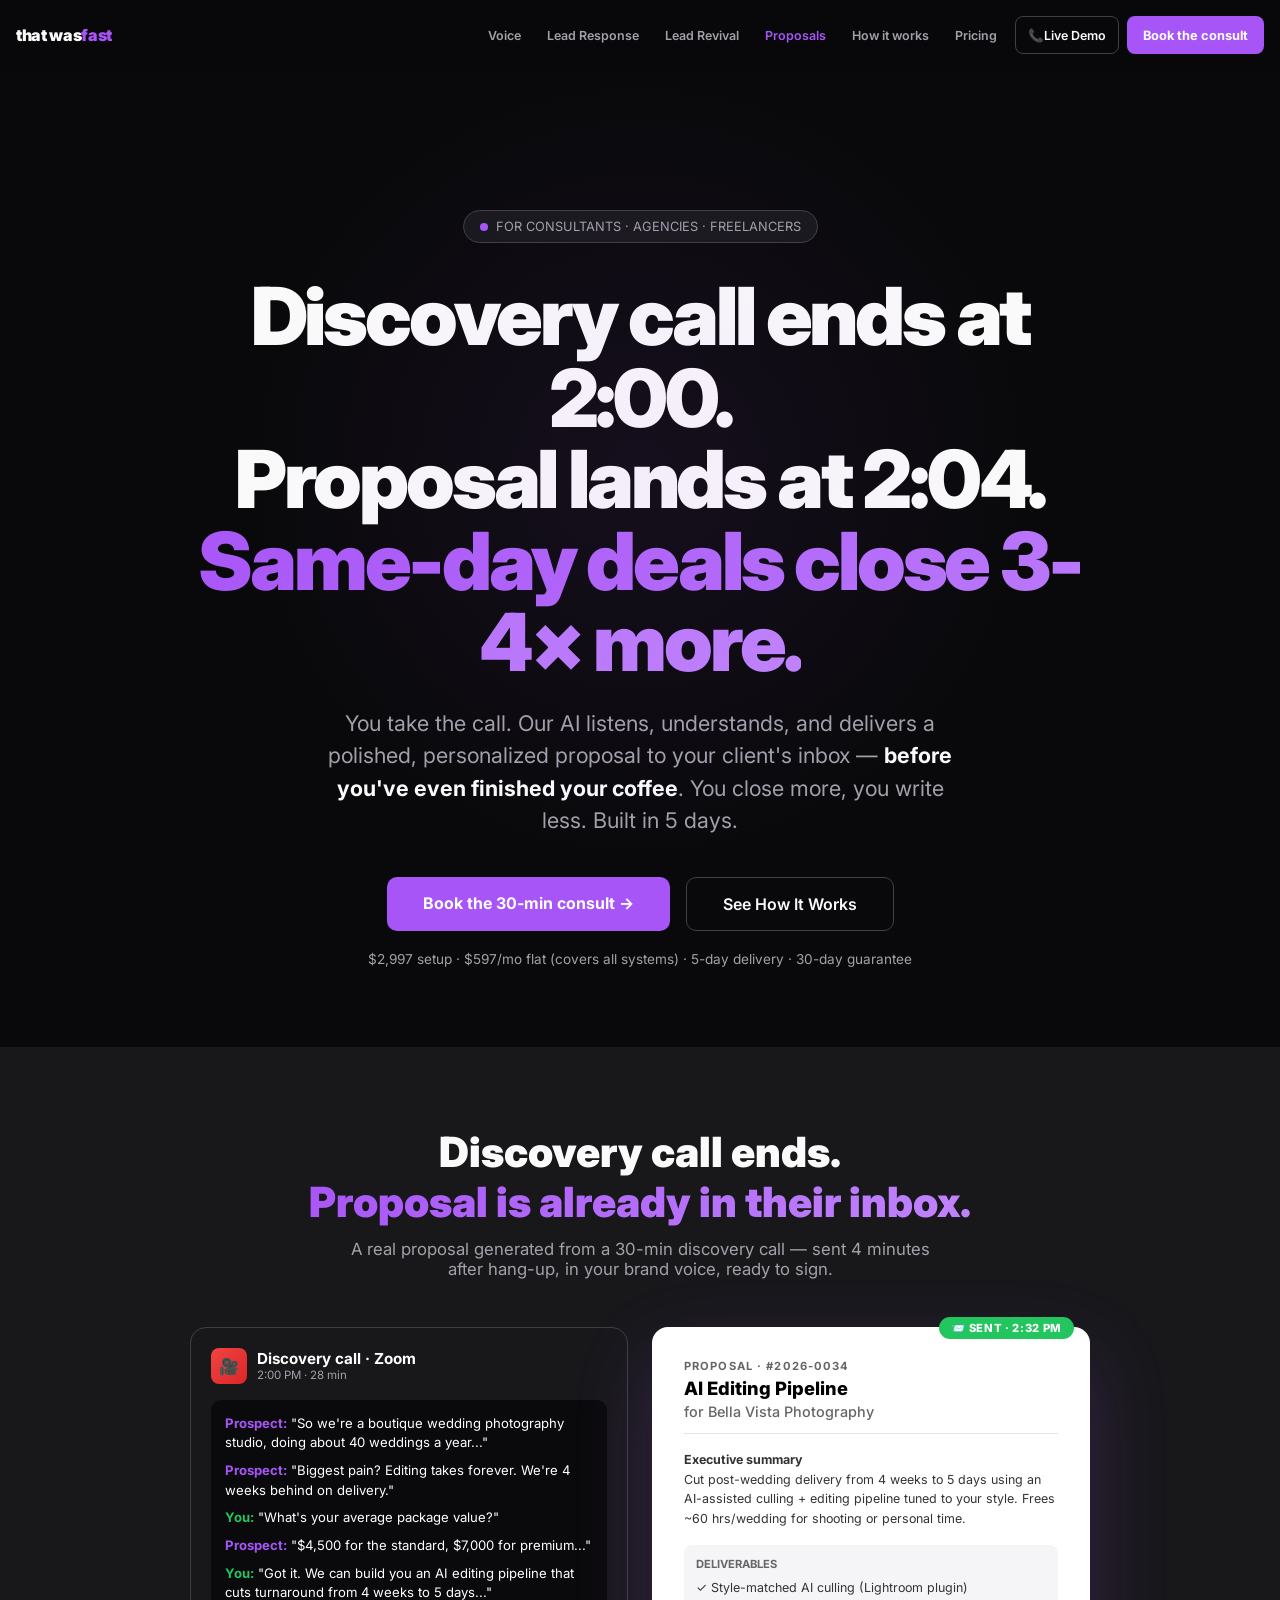
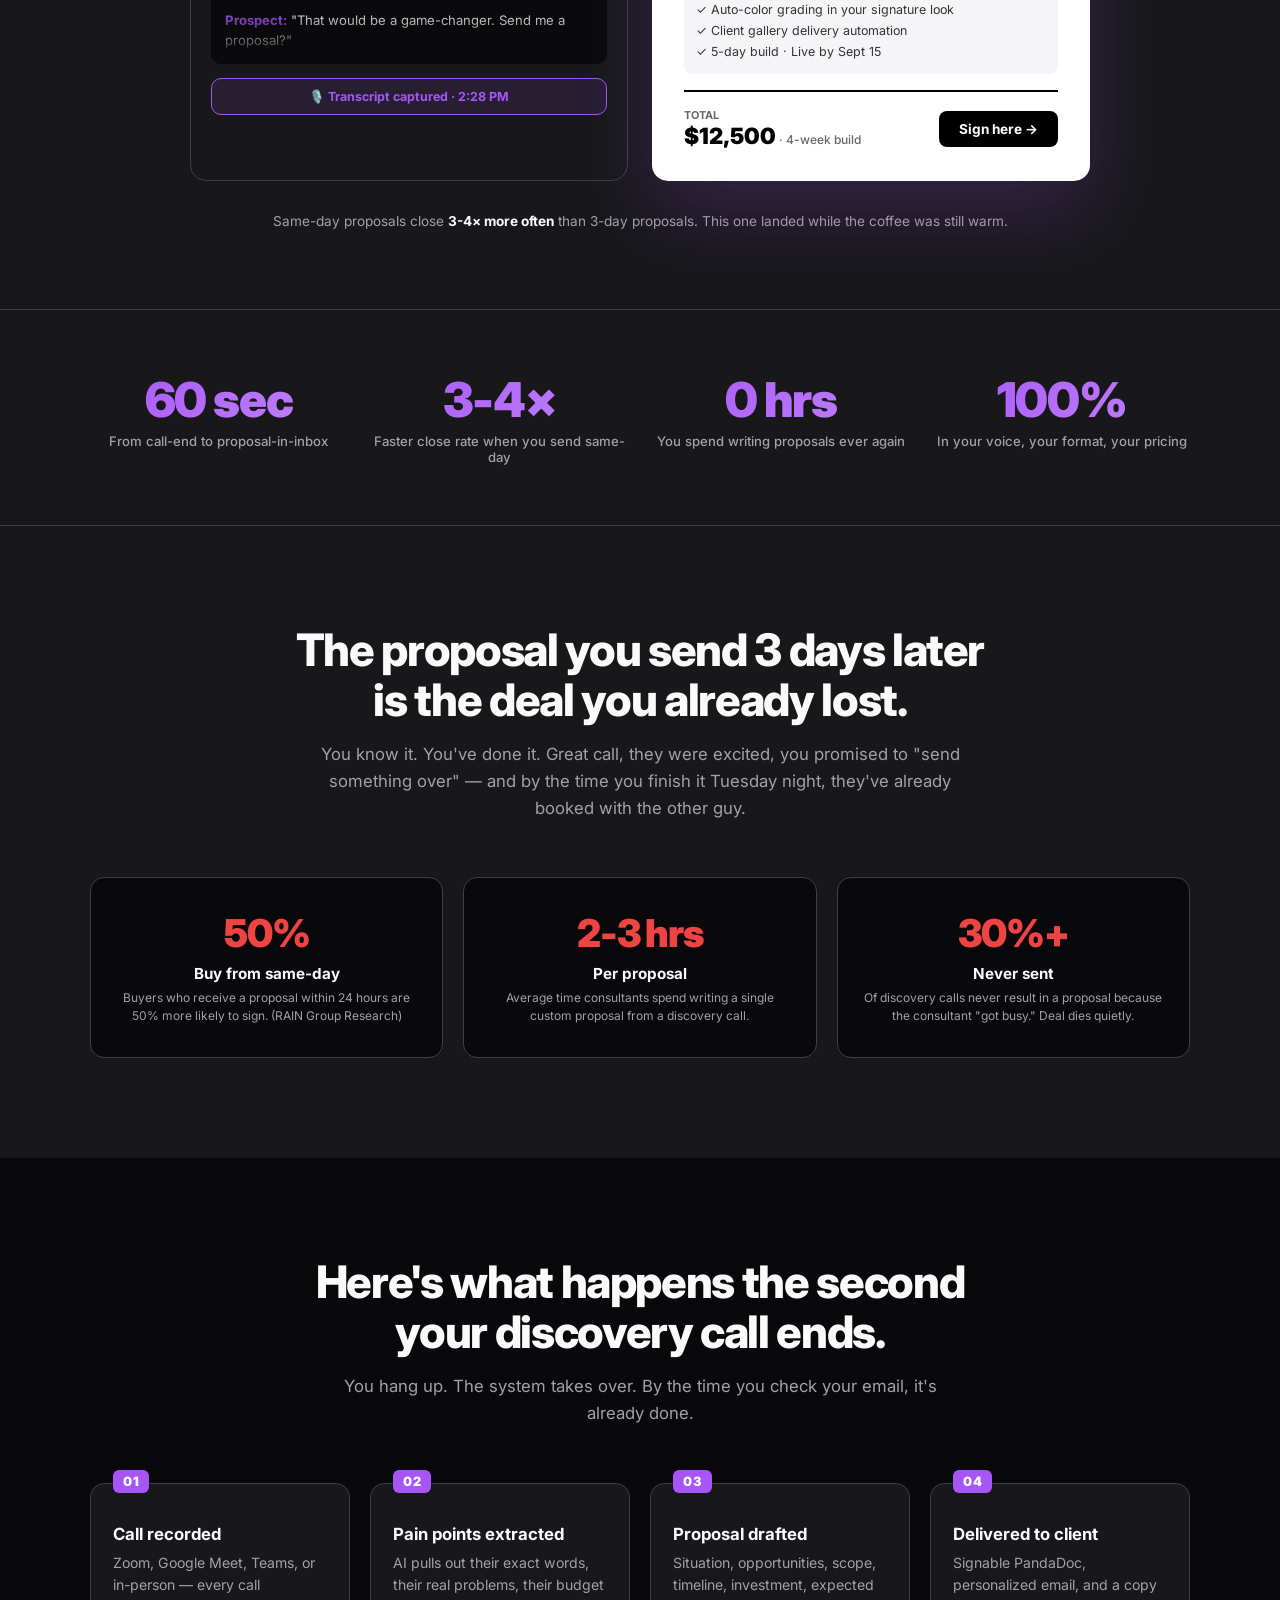
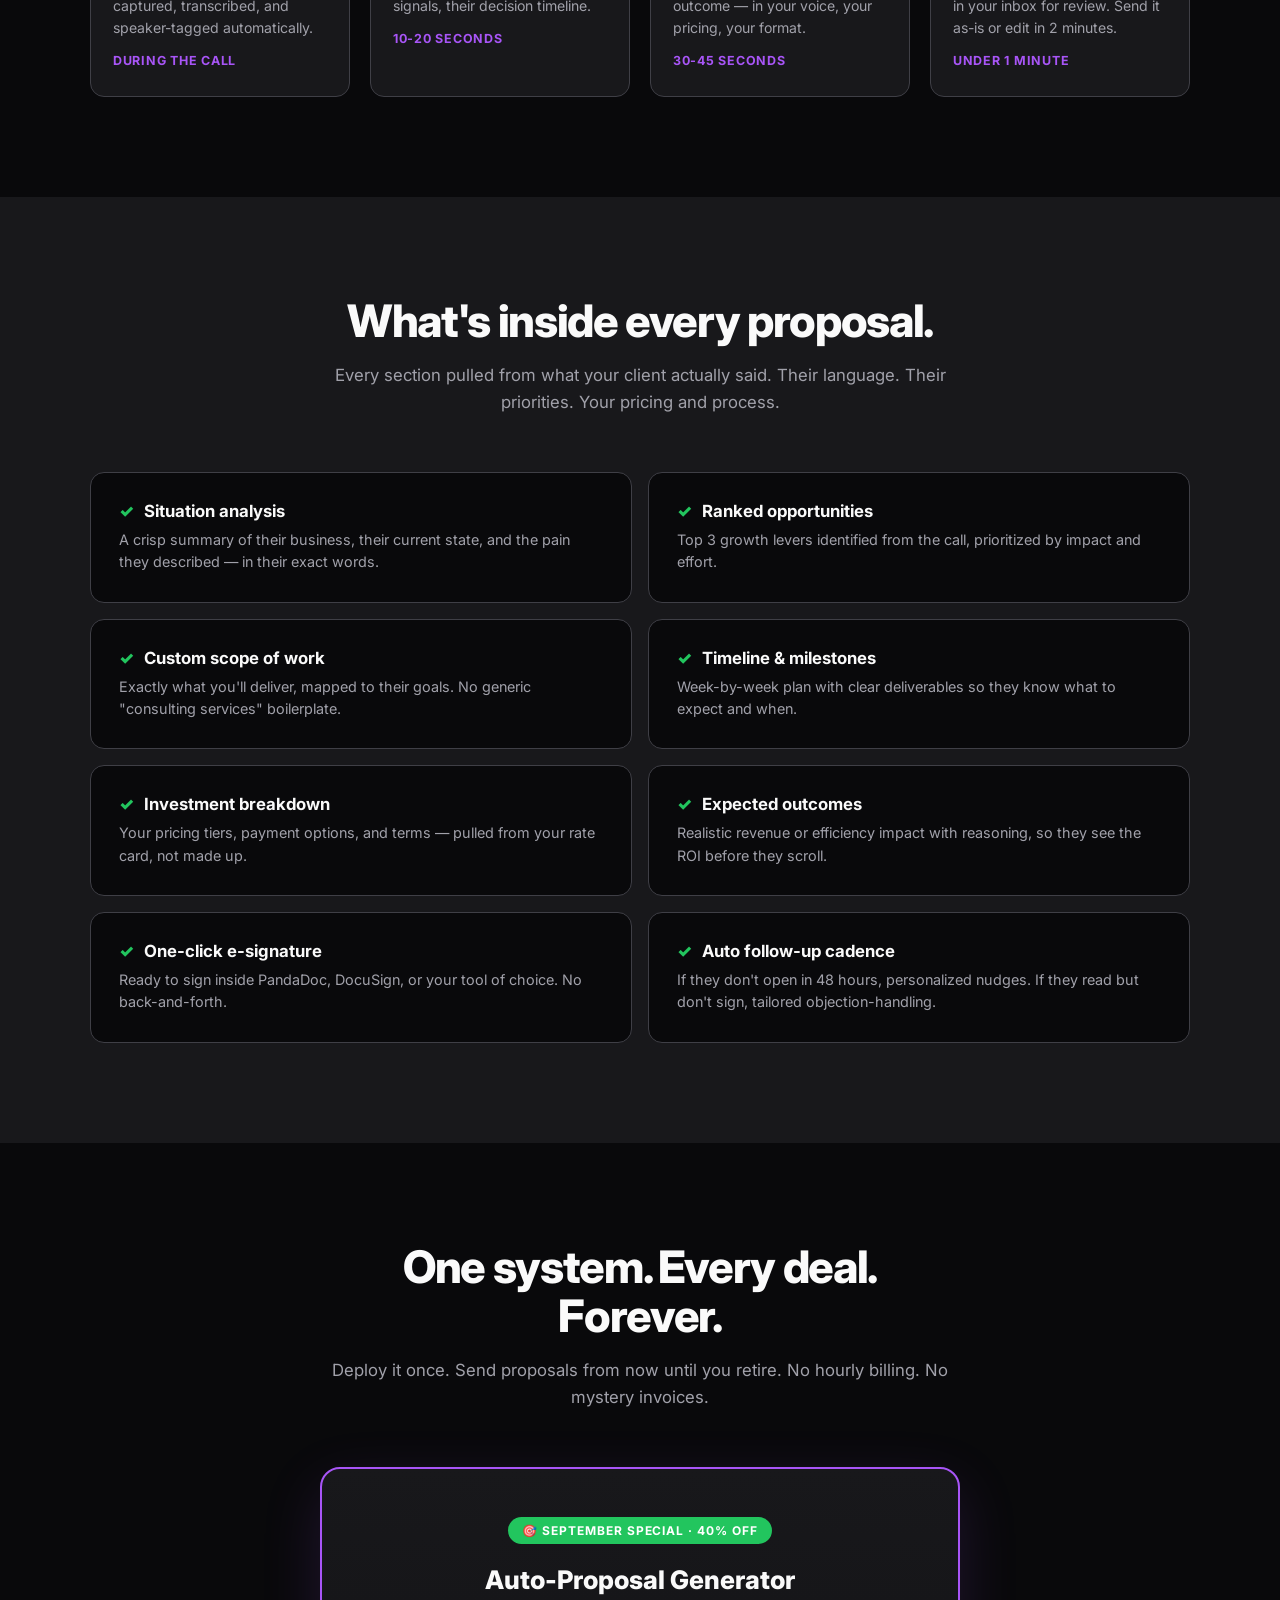
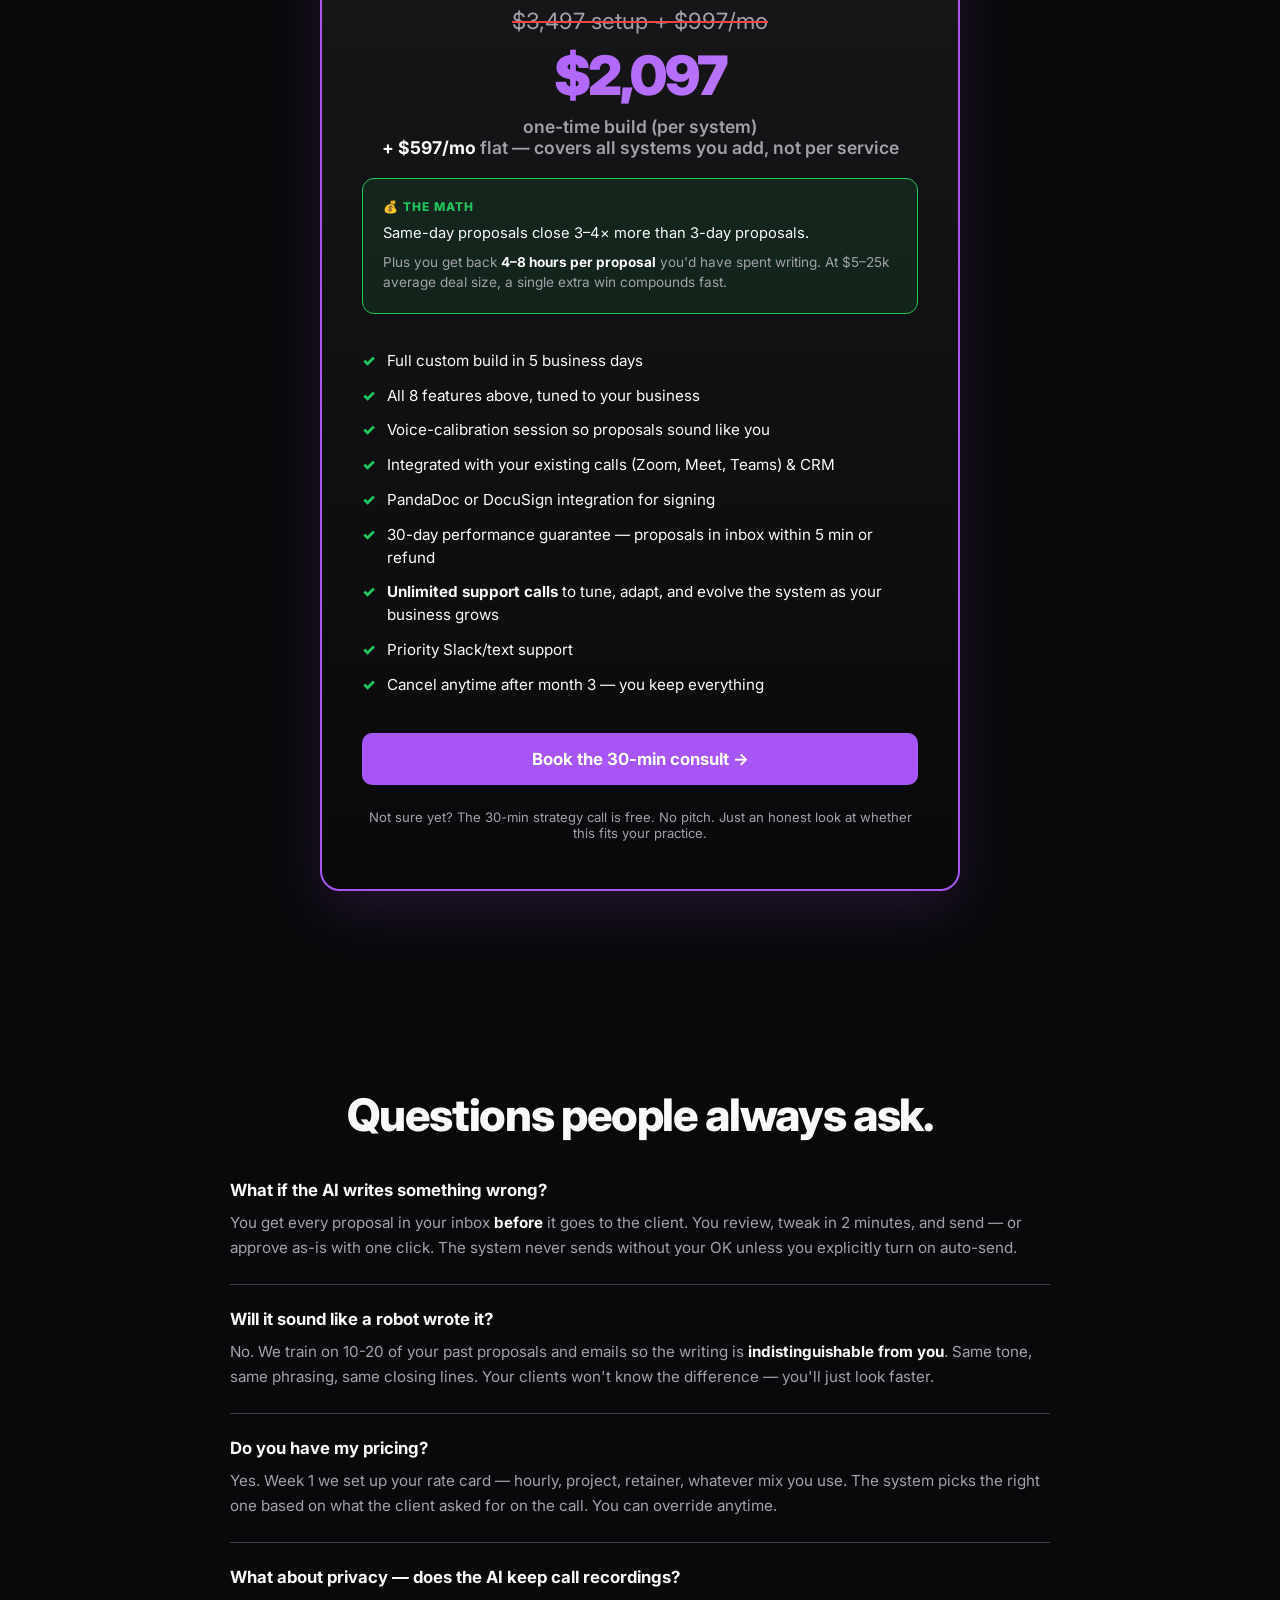
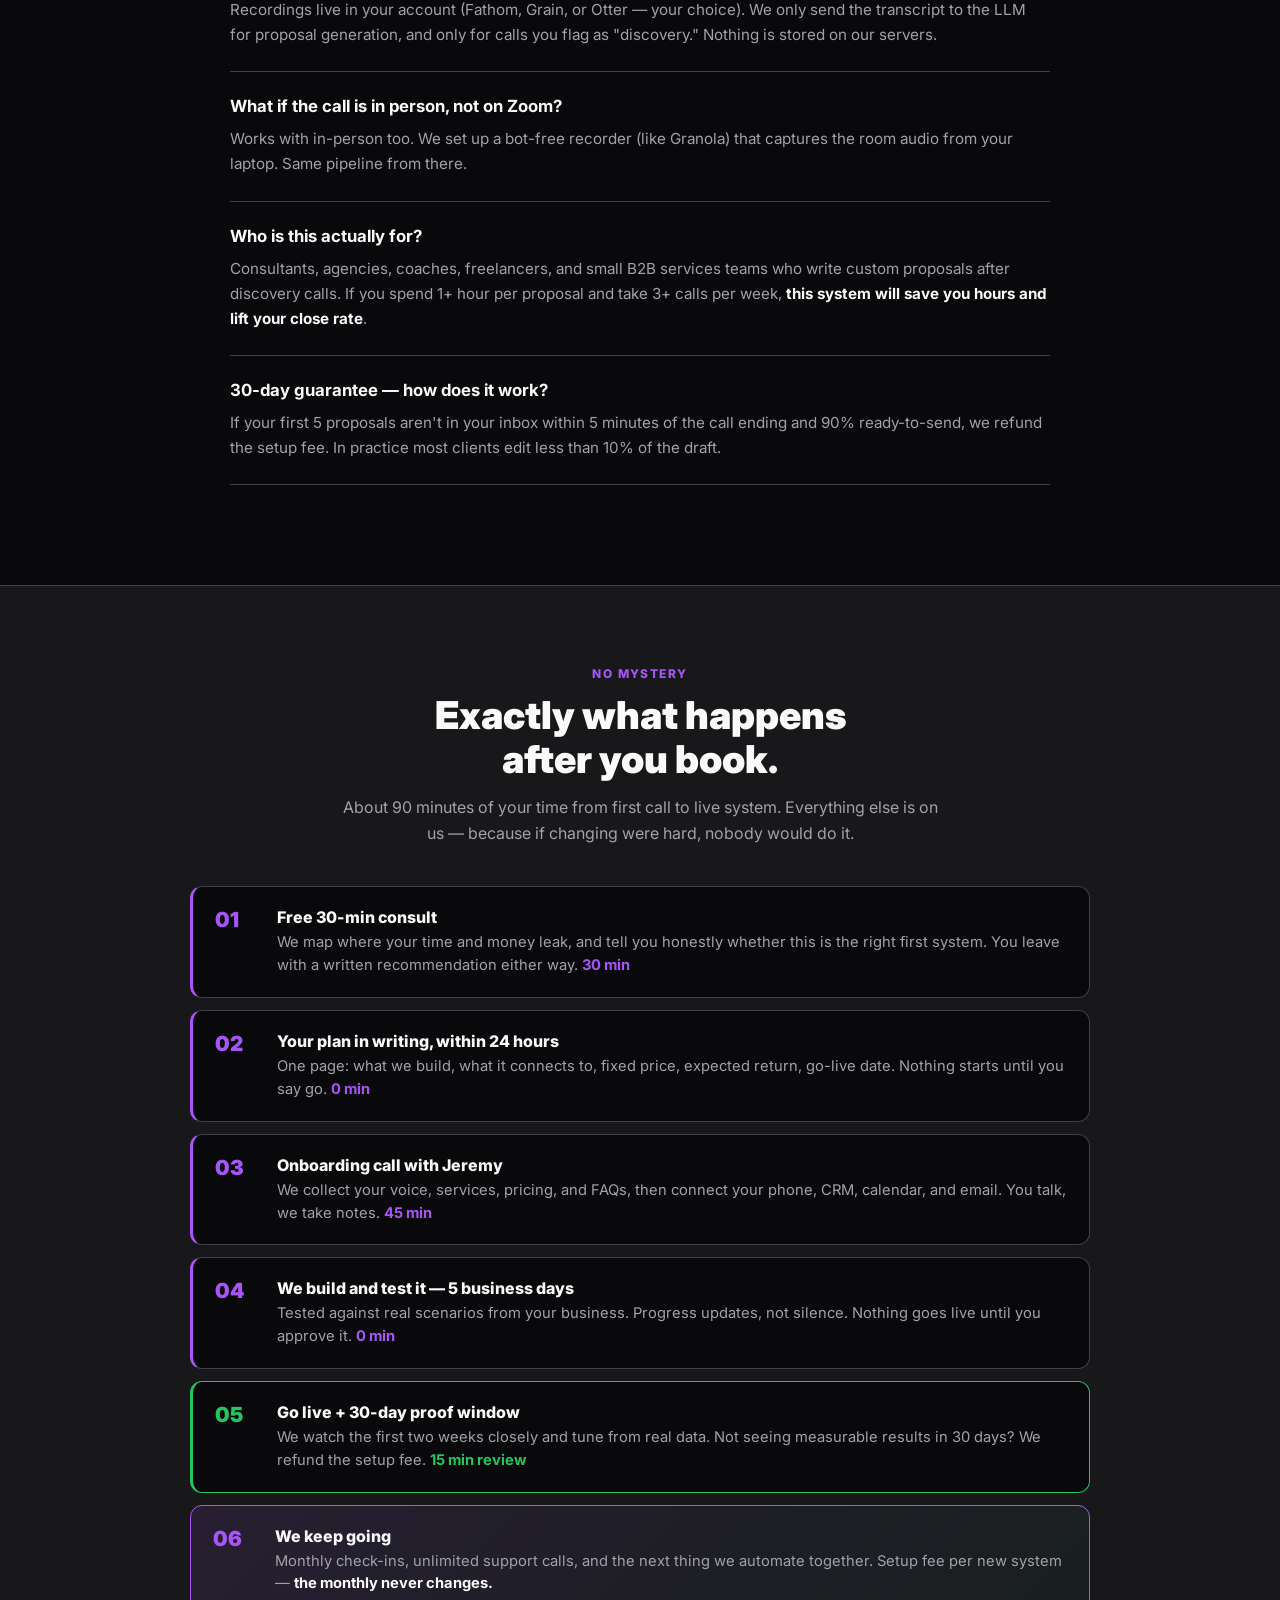
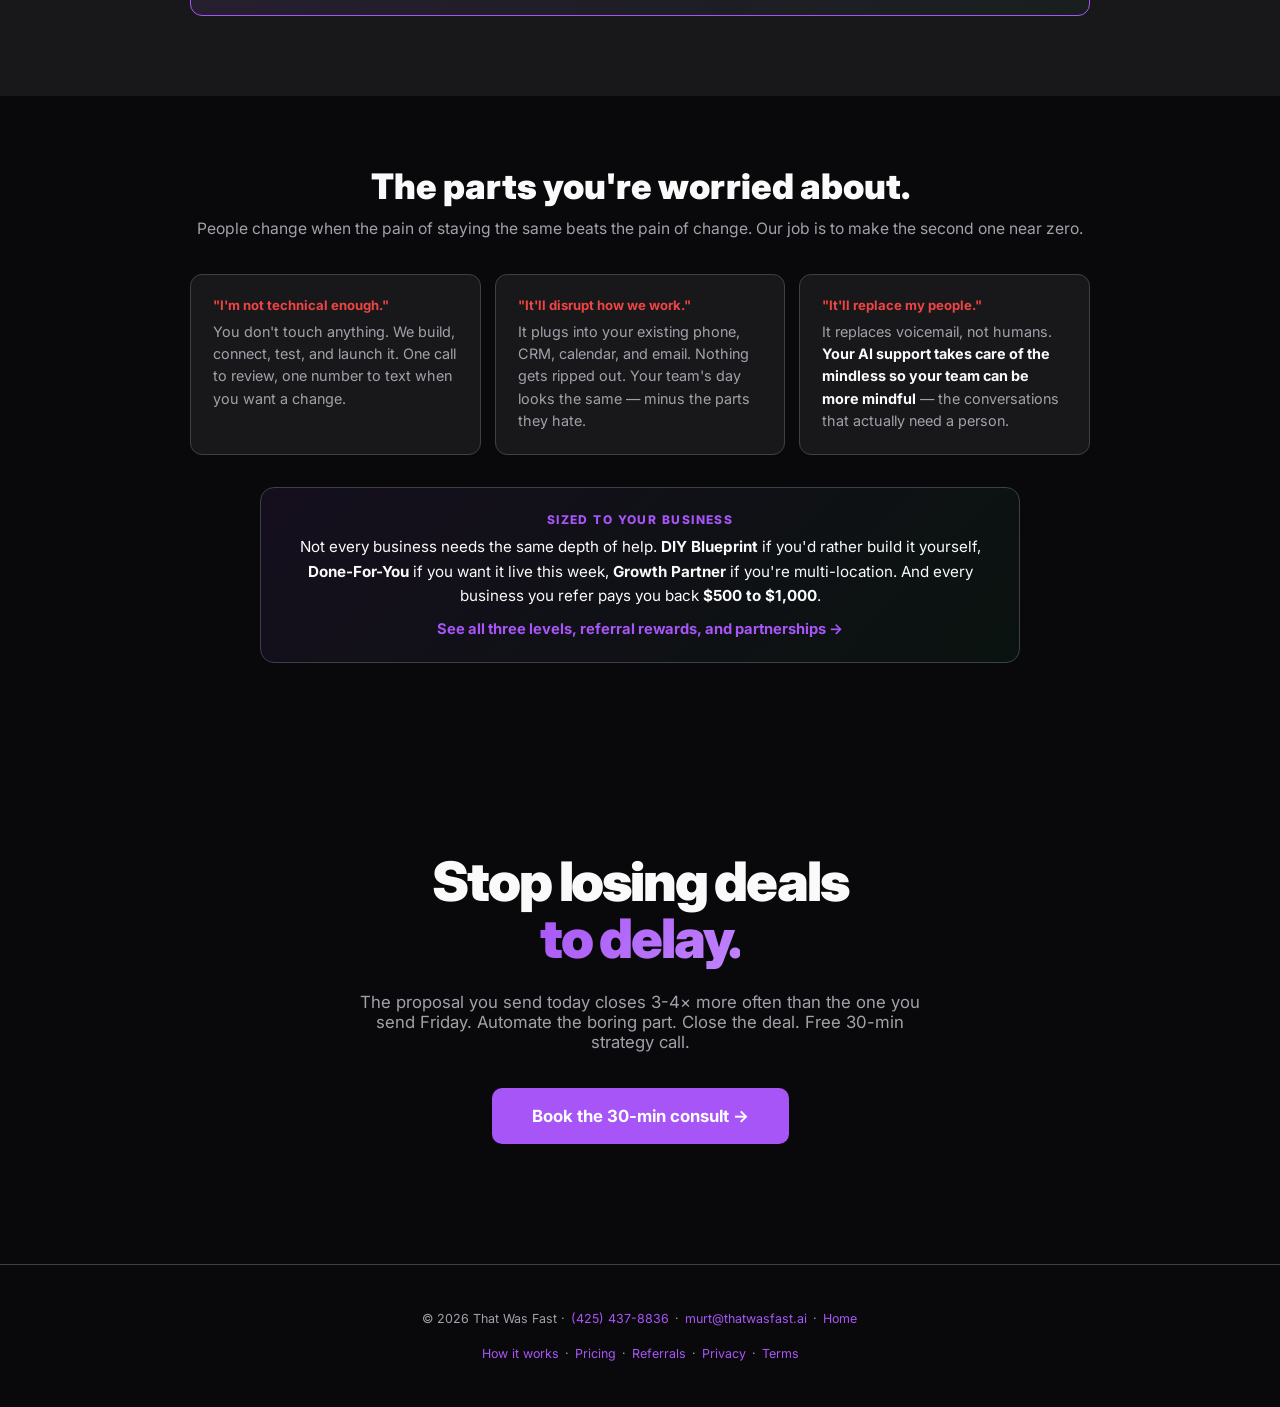
<file: auto-proposal/index.html>
<!DOCTYPE html>
<html lang="en">
<head>
<meta charset="UTF-8">
<meta name="viewport" content="width=device-width,initial-scale=1">
<title>Auto-Proposal Generator — That Was Fast</title>
<meta name="description" content="Every discovery call auto-generates a polished, personalized proposal in your voice — sent to the client before they get off the phone. Built for consultants and agencies.">
<meta property="og:title" content="Auto-Proposal Generator — That Was Fast">
<meta property="og:description" content="Every call. Every proposal. Written for you before the client hangs up.">
<meta property="og:type" content="website">
<meta property="og:url" content="https://thatwasfast.ai/auto-proposal/">
<meta property="og:image" content="https://thatwasfast.ai/og-image.png">
<meta name="twitter:card" content="summary_large_image">
<meta name="twitter:title" content="Auto-Proposal Generator — That Was Fast">
<meta name="twitter:description" content="Every discovery call auto-generates a personalized proposal. Instantly.">
<meta name="twitter:image" content="https://thatwasfast.ai/og-image.png">
<link rel="icon" href="/favicon.ico" type="image/x-icon">
<link rel="icon" href="/icon-192.png" type="image/png" sizes="192x192">
<link rel="apple-touch-icon" href="/icon-192.png">
<link rel="preconnect" href="https://fonts.googleapis.com"><link rel="preconnect" href="https://fonts.gstatic.com" crossorigin>
<link href="https://fonts.googleapis.com/css2?family=Inter:wght@400;500;600;700;800;900&display=swap" rel="stylesheet">
<!-- Meta Pixel -->
<script>
!function(f,b,e,v,n,t,s){if(f.fbq)return;n=f.fbq=function(){n.callMethod?n.callMethod.apply(n,arguments):n.queue.push(arguments)};if(!f._fbq)f._fbq=n;n.push=n;n.loaded=!0;n.version='2.0';n.queue=[];t=b.createElement(e);t.async=!0;t.src=v;s=b.getElementsByTagName(e)[0];s.parentNode.insertBefore(t,s)}(window,document,'script','https://connect.facebook.net/en_US/fbevents.js');
fbq('init','1116154840839854');
fbq('track','PageView');
fbq('track','ViewContent',{content_name:'Auto-Proposal Generator',content_category:'auto-proposal'});
</script>
<noscript><img height="1" width="1" style="display:none" src="https://www.facebook.com/tr?id=1116154840839854&ev=PageView&noscript=1"/></noscript>
<!-- CAPI helper -->
<script>
window.TWF_CAPI='https://thatwasfast-capi.murtazajafferji.workers.dev';
window.twfCapiSend=function(name,data){
  var id=(crypto.randomUUID?crypto.randomUUID():Date.now()+'-'+Math.random().toString(36).slice(2));
  try{
    var m=document.cookie.match(/_fbc=([^;]+)/); var fbc=m?m[1]:null;
    var p=document.cookie.match(/_fbp=([^;]+)/); var fbp=p?p[1]:null;
    if(window.fbq)fbq('track',name,data||{},{eventID:id});
    fetch(window.TWF_CAPI,{method:'POST',headers:{'Content-Type':'application/json'},keepalive:true,body:JSON.stringify({event_name:name,event_id:id,event_source_url:location.href,custom_data:data||{},user_data:{fbc:fbc,fbp:fbp}})}).catch(function(){});
  }catch(e){}
};
</script>
<!-- Google Analytics + Google Ads -->
<script async src="https://www.googletagmanager.com/gtag/js?id=G-YH6KCPB6RQ"></script>
<script>
window.dataLayer=window.dataLayer||[];
function gtag(){dataLayer.push(arguments)}
gtag('js',new Date());
gtag('config','G-YH6KCPB6RQ',{page_title:'Auto-Proposal Offer',page_path:'/auto-proposal/'});
gtag('config','AW-18429599857');
document.addEventListener('DOMContentLoaded',function(){
  document.querySelectorAll('a[href*="cal.com/thatwasfast"]').forEach(function(a){
    a.addEventListener('click',function(){
      var loc=a.closest('nav')?'nav':(a.closest('.final')?'final':(a.closest('.price-card')?'pricing':'hero'));
      gtag('event','book_call_click',{page:'auto-proposal',cta_location:loc});
      gtag('event','generate_lead',{offer:'auto-proposal',source:loc});
      gtag('event','conversion',{send_to:'AW-18429599857/LSiECJ2E_O0cEPHA9dNE',value:500,currency:'USD'});
      if(window.twfCapiSend)twfCapiSend('Lead',{content_name:'Book a Call',content_category:'auto-proposal',source:loc,value:500,currency:'USD'});
    });
  });
});
</script>
<style>
:root{--bg:#09090b;--surface:#18181b;--surface2:#27272a;--border:#3f3f46;--text:#fafafa;--muted:#a1a1aa;--gold:#a855f7;--gold2:#c084fc;--white:#fff;--red:#ef4444;--green:#22c55e;--max:1100px}
*{box-sizing:border-box;margin:0;padding:0}
html{scroll-behavior:smooth}
html,body{overflow-x:hidden}
body{font-family:'Inter',system-ui,sans-serif;background:var(--bg);color:var(--text);-webkit-font-smoothing:antialiased}
a{color:inherit;text-decoration:none}

nav{position:sticky;top:0;z-index:100;padding:16px 16px;display:flex;align-items:center;justify-content:space-between;background:rgba(9,9,11,.8);backdrop-filter:blur(20px)}
.logo{font-weight:900;font-size:1rem;letter-spacing:-.02em;white-space:nowrap}
.logo span{color:var(--gold)}
.nav-cta{padding:8px 16px;background:var(--gold);color:var(--white);font-weight:700;font-size:.82rem;border-radius:8px;transition:transform .15s;white-space:nowrap}
.nav-cta:hover{transform:scale(1.04)}

.hero{min-height:92vh;display:flex;flex-direction:column;align-items:center;justify-content:center;text-align:center;padding:140px 24px 80px;position:relative}
.hero::before{content:'';position:absolute;top:0;left:50%;transform:translateX(-50%);width:100%;max-width:800px;height:800px;background:radial-gradient(circle,rgba(168,85,247,.08) 0%,transparent 70%);pointer-events:none}
.eyebrow{display:inline-flex;align-items:center;gap:8px;padding:8px 16px;background:var(--surface);border:1px solid var(--border);border-radius:999px;font-size:.8rem;color:var(--muted);margin-bottom:32px}
.eyebrow .dot{width:8px;height:8px;border-radius:50%;background:var(--gold);animation:pulse 2s infinite}
@keyframes pulse{0%,100%{opacity:1}50%{opacity:.4}}
.hero h1{font-size:clamp(2.6rem,6.5vw,5rem);font-weight:900;line-height:1.02;letter-spacing:-.04em;max-width:920px}
.hero h1 span{background:linear-gradient(135deg,var(--gold),var(--gold2));-webkit-background-clip:text;-webkit-text-fill-color:transparent;background-clip:text}
.hero-sub{font-size:clamp(1.1rem,2.2vw,1.35rem);color:var(--muted);margin-top:24px;max-width:640px;line-height:1.5}
.hero-sub strong{color:var(--text)}
.hero-cta-row{margin-top:40px;display:flex;gap:16px;flex-wrap:wrap;justify-content:center}
.btn-primary{padding:16px 36px;background:var(--gold);color:var(--white);font-weight:700;font-size:1rem;border-radius:10px;border:0;cursor:pointer;transition:transform .15s,box-shadow .15s;display:inline-block}
.btn-primary:hover{transform:translateY(-2px);box-shadow:0 12px 40px rgba(168,85,247,.25)}
.btn-ghost{padding:16px 36px;background:transparent;border:1.5px solid var(--border);color:var(--text);font-weight:600;font-size:1rem;border-radius:10px;cursor:pointer;transition:border-color .2s;display:inline-block}
.btn-ghost:hover{border-color:var(--gold)}
.hero-note{margin-top:20px;font-size:.85rem;color:var(--muted)}

.stats{padding:60px 24px;border-top:1px solid var(--border);border-bottom:1px solid var(--border);background:var(--surface)}
.stats-inner{max-width:var(--max);margin:0 auto;display:grid;grid-template-columns:repeat(4,1fr);gap:24px;text-align:center}
.stat-num{font-size:clamp(2rem,4vw,3rem);font-weight:900;letter-spacing:-.03em;background:linear-gradient(135deg,var(--gold),var(--gold2));-webkit-background-clip:text;-webkit-text-fill-color:transparent;background-clip:text}
.stat-label{font-size:.82rem;color:var(--muted);margin-top:4px;font-weight:500}
@media(max-width:600px){.stats-inner{grid-template-columns:repeat(2,1fr)}}

section{padding:100px 24px}
.section-inner{max-width:var(--max);margin:0 auto}
.section-title{font-size:clamp(1.8rem,4vw,2.8rem);font-weight:800;line-height:1.1;letter-spacing:-.03em;margin-bottom:16px;text-align:center}
.section-sub{color:var(--muted);font-size:1.05rem;max-width:640px;margin:0 auto 56px;text-align:center;line-height:1.6}
.section-sub strong{color:var(--text)}

.problem{background:var(--surface)}
.p-grid{display:grid;grid-template-columns:repeat(3,1fr);gap:20px}
.p-stat{background:var(--bg);border:1px solid var(--border);border-radius:14px;padding:32px 24px;text-align:center}
.p-stat .num{font-size:2.4rem;font-weight:900;color:var(--red);letter-spacing:-.03em;margin-bottom:8px}
.p-stat .label{font-size:.95rem;font-weight:700;margin-bottom:6px}
.p-stat .cite{font-size:.75rem;color:var(--muted);line-height:1.5}
@media(max-width:700px){.p-grid{grid-template-columns:1fr}}

.solution-flow{display:grid;grid-template-columns:repeat(4,1fr);gap:20px;position:relative}
.s-step{background:var(--surface);border:1px solid var(--border);border-radius:14px;padding:28px 22px;position:relative;transition:border-color .2s}
.s-step:hover{border-color:var(--gold)}
.s-num{position:absolute;top:-14px;left:22px;background:var(--gold);color:var(--white);font-weight:900;font-size:.8rem;padding:4px 10px;border-radius:6px;letter-spacing:.05em}
.s-step h3{font-size:1.05rem;font-weight:700;margin:12px 0 8px}
.s-step p{font-size:.88rem;color:var(--muted);line-height:1.55}
.s-step .time{font-size:.78rem;font-weight:700;color:var(--gold);margin-top:14px;text-transform:uppercase;letter-spacing:.06em}
@media(max-width:900px){.solution-flow{grid-template-columns:repeat(2,1fr)}}
@media(max-width:500px){.solution-flow{grid-template-columns:1fr}}

.features{background:var(--surface)}
.f-grid{display:grid;grid-template-columns:repeat(2,1fr);gap:16px}
.f{background:var(--bg);border:1px solid var(--border);border-radius:14px;padding:28px}
.f h3{font-size:1.05rem;font-weight:700;margin-bottom:8px;display:flex;align-items:center;gap:10px}
.f h3 .check{color:var(--green);font-weight:900}
.f p{font-size:.9rem;color:var(--muted);line-height:1.55}
@media(max-width:700px){.f-grid{grid-template-columns:1fr}}

.pricing-inner{max-width:640px;margin:0 auto}
.price-card{background:linear-gradient(180deg,var(--surface) 0%,var(--bg) 100%);border:2px solid var(--gold);border-radius:20px;padding:48px 40px;text-align:center;box-shadow:0 20px 60px rgba(168,85,247,.15)}
.price-tag{display:inline-block;background:var(--gold);color:var(--white);font-weight:700;font-size:.75rem;padding:6px 14px;border-radius:999px;letter-spacing:.08em;text-transform:uppercase;margin-bottom:20px}
.price-name{font-size:1.6rem;font-weight:800;margin-bottom:12px}
.price-amount{font-size:3.4rem;font-weight:900;letter-spacing:-.04em;background:linear-gradient(135deg,var(--gold),var(--gold2));-webkit-background-clip:text;-webkit-text-fill-color:transparent;background-clip:text}
.price-plus{font-size:1.1rem;color:var(--muted);font-weight:600;margin-top:8px}
.price-plus strong{color:var(--text)}
.price-list{text-align:left;margin:36px 0;display:flex;flex-direction:column;gap:12px}
.price-list li{list-style:none;display:flex;gap:12px;align-items:flex-start;font-size:.95rem;line-height:1.5}
.price-list .check{color:var(--green);font-weight:900;flex-shrink:0}
.price-note{font-size:.82rem;color:var(--muted);margin-top:24px}

.faq-inner{max-width:820px;margin:0 auto}
.faq-item{border-bottom:1px solid var(--border);padding:24px 0}
.faq-q{font-size:1.05rem;font-weight:700;margin-bottom:10px}
.faq-a{font-size:.95rem;color:var(--muted);line-height:1.65}
.faq-a strong{color:var(--text)}

.final{padding:120px 24px;text-align:center}
.final h2{font-size:clamp(2rem,5vw,3.4rem);font-weight:900;letter-spacing:-.04em;line-height:1.05;max-width:800px;margin:0 auto 24px}
.final h2 span{background:linear-gradient(135deg,var(--gold),var(--gold2));-webkit-background-clip:text;-webkit-text-fill-color:transparent;background-clip:text}
.final p{font-size:1.05rem;color:var(--muted);margin-bottom:36px;max-width:560px;margin-left:auto;margin-right:auto}

footer{padding:40px 24px;border-top:1px solid var(--border);text-align:center}
footer p{font-size:.78rem;color:var(--muted)}
footer a{color:var(--gold)}

@media(max-width:480px){
nav{padding:12px 12px}
.nav-cta{padding:7px 12px;font-size:.75rem}
.logo{font-size:.88rem}
.hero{padding-top:40px;min-height:auto;padding-bottom:60px}
.hero h1{font-size:2rem}
.hero-sub{font-size:.95rem}
.hero-cta-row{flex-direction:column;align-items:center;gap:12px}
.btn-primary,.btn-ghost{width:100%;max-width:300px;text-align:center;justify-content:center}
.stats-inner{grid-template-columns:repeat(2,1fr);gap:12px}
.stat-num{font-size:1.8rem}
section{padding:56px 16px}
.section-title{font-size:1.5rem}
.price-card{padding:32px 20px}
.price-amount{font-size:2.4rem}
}

/* a11y + tap targets (round-2 audit) */
a:focus-visible,button:focus-visible,input:focus-visible,summary:focus-visible{outline:2px solid var(--gold);outline-offset:2px;border-radius:4px}
footer a{display:inline-block;padding:6px 2px}
nav a{display:inline-flex;align-items:center;min-height:38px}
details summary{min-height:32px}
@media(max-width:600px){
  footer a{padding:8px 4px}
}

/* MOBILE NAV — secondary links collapse, logo + primary CTA stay (fix: nav was 642px wide on a 375px screen) */
.nav-secondary{display:flex;gap:8px;align-items:center}
nav .nav-cta{padding:9px 16px;font-size:.8rem}
@media(max-width:860px){
  .nav-secondary{display:none}
  nav{padding:12px 14px;gap:10px}
  nav .nav-cta{padding:10px 14px;font-size:.8rem}
  .nav-phone{display:inline-flex !important;align-items:center;justify-content:center;min-width:42px;height:38px;border:1px solid var(--border);border-radius:8px;font-size:1rem}
  .nav-phone .nav-phone-label{display:none}
  .logo{font-size:.92rem}
}
@media(max-width:380px){
  nav{padding:10px 12px}
  nav .nav-cta{padding:9px 12px;font-size:.74rem}
  .logo{font-size:.85rem}
}

/* PROMO BAR — mobile compaction */
.promo-bar{font-size:.85rem;line-height:1.45}
@media(max-width:600px){
  .promo-bar{font-size:.74rem;padding:8px 12px !important;line-height:1.35}
  .promo-bar .promo-long{display:none}
}

/* CTA BUTTONS — were wrapping to 2 lines on every phone width.
   40px side padding + a 300px cap left ~220px for ~230px of text. */
.btn-primary,.btn-ghost{white-space:nowrap}
@media(max-width:600px){
  .btn-primary,.btn-ghost{
    padding-left:20px !important;padding-right:20px !important;
    font-size:.95rem !important;
    max-width:340px !important;width:100% !important;
    white-space:nowrap;
  }
}
@media(max-width:340px){
  .btn-primary,.btn-ghost{font-size:.8rem !important;padding-left:10px !important;padding-right:10px !important;letter-spacing:-.01em}
}
</style>
<link rel="canonical" href="https://thatwasfast.ai/auto-proposal/">
<script type="application/ld+json">
{"@context":"https://schema.org","@type":"Service","name":"Auto-Proposal Generator","description":"Generate polished custom proposals from your discovery calls in minutes. Same-day proposals close 3-4x more.","provider":{"@type":"Organization","name":"That Was Fast","url":"https://thatwasfast.ai/"},"areaServed":"US","offers":{"@type":"Offer","priceCurrency":"USD","price":"2997","description":"$2,997 setup + $597/mo flat retainer (covers all systems added)"}}
</script>
<script>
(function(){
  var page = location.pathname.replace(/\/$/,'').split('/').pop() || 'home';
  document.addEventListener('click', function(e){
    var a = e.target.closest('a[href*="cal.com/thatwasfast"]');
    if (!a) return;
    if (a.dataset.twfTracked) return;
    a.dataset.twfTracked = '1';
    var event = (new URL(a.href).searchParams.get('event')) || page;
    try{
      if (window.gtag) gtag('event', 'book_call_click', {page: page, source: 'auto', event_type: event});
      if (window.gtag) gtag('event', 'generate_lead', {offer: event, source: 'auto'});
      if (window.twfCapiSend) twfCapiSend('Lead', {content_name: 'Book a Call', content_category: event, value: 500, currency: 'USD'});
      if (window.fbq) fbq('track', 'Lead', {content_name: 'Book a Call', content_category: event, value: 500, currency: 'USD'});
    } catch(err){}
    setTimeout(function(){ delete a.dataset.twfTracked; }, 3000);
  }, true);
  document.addEventListener('click', function(e){
    var a = e.target.closest('a[href^="tel:+1425"]');
    if (!a) return;
    if (a.dataset.twfCalltracked) return;
    a.dataset.twfCalltracked = '1';
    try{
      if (window.gtag) gtag('event', 'demo_call', {page: page, source: 'auto'});
      if (window.twfCapiSend) twfCapiSend('Contact', {content_name: 'Demo Call', content_category: page});
      if (window.fbq) fbq('track', 'Contact', {content_name: 'Demo Call'});
    } catch(err){}
    setTimeout(function(){ delete a.dataset.twfCalltracked; }, 3000);
  }, true);
})();
</script>
</head>
<body>

<div class="promo-bar" style="background:linear-gradient(90deg,#22c55e,#16a34a);color:#fff;text-align:center;padding:10px 16px;font-weight:600;position:relative;z-index:101"><strong>🎯 SEPTEMBER SPECIAL</strong> — 40% off<span class="promo-long"> every offer</span>. <strong id="spots-left">Only 5 spots left</strong><span class="promo-long"> · Book by Sept 30</span>.</div>
<script>
window.TWF_SPOTS_LEFT = 5;
window.TWF_PROMO_END = new Date('2026-10-01T00:00:00-07:00');
(function(){
  var n = window.TWF_SPOTS_LEFT;
  var el = document.getElementById('spots-left');
  if (!el) return;
  if (new Date() >= window.TWF_PROMO_END) { el.parentElement.style.display='none'; return; }
  if (n <= 0) { el.parentElement.style.display='none'; return; }
  el.textContent = 'Only ' + n + (n === 1 ? ' spot' : ' spots') + ' left';
  if (n <= 2) el.style.color = '#fef08a';
})();
</script>

<nav>
<a href="/" class="logo">that was <span>fast</span></a>
<div style="display:flex;gap:8px;align-items:center">
<span class="nav-secondary" style="gap:6px"><a href="/voice-receptionist/" style="padding:6px 10px;font-size:.78rem;color:var(--muted);text-decoration:none;font-weight:600">Voice</a>
<a href="/lead-response/" style="padding:6px 10px;font-size:.78rem;color:var(--muted);text-decoration:none;font-weight:600">Lead Response</a>
<a href="/lead-revival/" style="padding:6px 10px;font-size:.78rem;color:var(--muted);text-decoration:none;font-weight:600">Lead Revival</a>
<a href="/auto-proposal/" style="padding:6px 10px;font-size:.78rem;color:var(--gold);text-decoration:none;font-weight:600">Proposals</a>
<a href="/#how" style="padding:8px 10px;font-size:.78rem;font-weight:600;color:var(--muted)">How it works</a><a href="/pricing/" style="padding:8px 10px;font-size:.78rem;font-weight:600;color:var(--muted)">Pricing</a></span>
<a href="tel:+14254378836" class="nav-phone" aria-label="Call the live AI demo at (425) 437-8836" onclick="if(window.gtag)gtag('event','demo_call',{page:'auto-proposal',source:'nav'});if(window.twfCapiSend)twfCapiSend('Contact',{content_name:'Demo Call',content_category:'auto-proposal'});" style="padding:8px 12px;background:transparent;border:1px solid var(--border);color:var(--text);font-weight:600;font-size:.78rem;border-radius:8px;white-space:nowrap">📞<span class="nav-phone-label"> Live Demo</span></a>
<a href="https://cal.com/thatwasfast/30min?event=auto-proposal" target="_blank" rel="noopener" onclick="if(window.gtag)gtag('event','book_call_click',{page:'auto-proposal',source:'nav'});if(window.twfCapiSend)twfCapiSend('Lead',{content_name:'Book a Call',content_category:'auto-proposal',value:500,currency:'USD'});" class="nav-cta">Book the consult</a>
</div>
</nav>

<section class="hero">
<div class="eyebrow"><span class="dot"></span>FOR CONSULTANTS · AGENCIES · FREELANCERS</div>
<h1>Discovery call ends at 2:00.<br>Proposal lands at 2:04.<br><span>Same-day deals close 3-4× more.</span></h1>
<p class="hero-sub">You take the call. Our AI listens, understands, and delivers a polished, personalized proposal to your client's inbox — <strong>before you've even finished your coffee</strong>. You close more, you write less. Built in 5 days.</p>
<div class="hero-cta-row">
<a href="https://cal.com/thatwasfast/30min?event=auto-proposal" target="_blank" rel="noopener" class="btn-primary">Book the 30-min consult →</a>
<a href="#how" class="btn-ghost">See How It Works</a>
</div>
<p class="hero-note">$2,997 setup · $597/mo flat (covers all systems) · 5-day delivery · 30-day guarantee</p>
</section>

<section style="padding:80px 24px;background:var(--surface)">
<div style="max-width:960px;margin:0 auto">
<h2 style="text-align:center;font-size:clamp(1.8rem,4vw,2.6rem);font-weight:900;margin-bottom:12px">Discovery call ends.<br><span style="background:linear-gradient(135deg,var(--gold),var(--gold2));-webkit-background-clip:text;-webkit-text-fill-color:transparent;background-clip:text">Proposal is already in their inbox.</span></h2>
<p style="text-align:center;color:var(--muted);font-size:1.05rem;max-width:600px;margin:0 auto 48px">A real proposal generated from a 30-min discovery call — sent 4 minutes after hang-up, in your brand voice, ready to sign.</p>
<div style="display:grid;grid-template-columns:1fr 1fr;gap:24px;max-width:900px;margin:0 auto" class="ap-grid">
<div style="background:#18181b;border:1px solid var(--border);border-radius:16px;padding:20px">
<div style="display:flex;align-items:center;gap:10px;margin-bottom:16px"><div style="width:36px;height:36px;background:linear-gradient(135deg,#ef4444,#dc2626);border-radius:8px;display:flex;align-items:center;justify-content:center">🎥</div><div><div style="font-weight:700;color:#fff;font-size:.95rem">Discovery call · Zoom</div><div style="font-size:.72rem;color:var(--muted)">2:00 PM · 28 min</div></div></div>
<div style="background:#0a0a0c;border-radius:10px;padding:14px;font-size:.82rem;color:var(--muted);line-height:1.5;max-height:280px;overflow:hidden;position:relative">
<div style="color:#fff;margin-bottom:8px"><strong style="color:#a855f7">Prospect:</strong> "So we're a boutique wedding photography studio, doing about 40 weddings a year..."</div>
<div style="color:#fff;margin-bottom:8px"><strong style="color:#a855f7">Prospect:</strong> "Biggest pain? Editing takes forever. We're 4 weeks behind on delivery."</div>
<div style="color:#fff;margin-bottom:8px"><strong style="color:#22c55e">You:</strong> "What's your average package value?"</div>
<div style="color:#fff;margin-bottom:8px"><strong style="color:#a855f7">Prospect:</strong> "$4,500 for the standard, $7,000 for premium..."</div>
<div style="color:#fff;margin-bottom:8px"><strong style="color:#22c55e">You:</strong> "Got it. We can build you an AI editing pipeline that cuts turnaround from 4 weeks to 5 days..."</div>
<div style="color:#fff"><strong style="color:#a855f7">Prospect:</strong> "That would be a game-changer. Send me a proposal?"</div>
<div style="position:absolute;bottom:0;left:0;right:0;height:60px;background:linear-gradient(180deg,transparent,#0a0a0c)"></div>
</div>
<div style="text-align:center;margin-top:14px;padding:10px;background:rgba(168,85,247,.1);border:1px solid var(--gold);border-radius:10px;font-size:.78rem;color:var(--gold);font-weight:700">🎙️ Transcript captured · 2:28 PM</div>
</div>
<div style="background:#fff;color:#000;border-radius:16px;padding:32px;box-shadow:0 30px 80px rgba(168,85,247,.2);position:relative">
<div style="position:absolute;top:-10px;right:16px;background:#22c55e;color:#fff;padding:4px 12px;border-radius:999px;font-size:.7rem;font-weight:800;letter-spacing:.06em">📨 SENT · 2:32 PM</div>
<div style="border-bottom:1px solid #e5e5e5;padding-bottom:12px;margin-bottom:16px"><div style="font-size:.7rem;font-weight:700;color:#666;letter-spacing:.1em">PROPOSAL · #2026-0034</div><div style="font-size:1.15rem;font-weight:800;color:#000;margin-top:4px">AI Editing Pipeline<br><span style="color:#666;font-weight:500;font-size:.9rem">for Bella Vista Photography</span></div></div>
<div style="font-size:.78rem;color:#333;line-height:1.6"><strong>Executive summary</strong><br>Cut post-wedding delivery from 4 weeks to 5 days using an AI-assisted culling + editing pipeline tuned to your style. Frees ~60 hrs/wedding for shooting or personal time.</div>
<div style="margin-top:16px;padding:12px;background:#f5f5f7;border-radius:8px"><div style="font-size:.7rem;font-weight:700;color:#666;margin-bottom:6px">DELIVERABLES</div><div style="font-size:.78rem;color:#333;line-height:1.7">✓ Style-matched AI culling (Lightroom plugin)<br>✓ Auto-color grading in your signature look<br>✓ Client gallery delivery automation<br>✓ 5-day build · Live by Sept 15</div></div>
<div style="margin-top:16px;display:flex;justify-content:space-between;align-items:center;padding-top:16px;border-top:2px solid #000"><div><div style="font-size:.68rem;color:#666;font-weight:700">TOTAL</div><div style="font-size:1.4rem;font-weight:900;color:#000">$12,500<span style="font-size:.75rem;color:#666;font-weight:500"> · 4-week build</span></div></div><div style="background:#000;color:#fff;padding:10px 20px;border-radius:8px;font-weight:700;font-size:.85rem">Sign here →</div></div>
</div>
</div>
<p style="text-align:center;color:var(--muted);font-size:.85rem;margin-top:32px">Same-day proposals close <strong style="color:var(--text)">3-4× more often</strong> than 3-day proposals. This one landed while the coffee was still warm.</p>
</div>
</section>

<style>@media(max-width:720px){.ap-grid{grid-template-columns:1fr !important}}</style>

<section class="stats">
<div class="stats-inner">
<div><div class="stat-num">60 sec</div><div class="stat-label">From call-end to proposal-in-inbox</div></div>
<div><div class="stat-num">3-4×</div><div class="stat-label">Faster close rate when you send same-day</div></div>
<div><div class="stat-num">0 hrs</div><div class="stat-label">You spend writing proposals ever again</div></div>
<div><div class="stat-num">100%</div><div class="stat-label">In your voice, your format, your pricing</div></div>
</div>
</section>

<section class="problem">
<div class="section-inner">
<h2 class="section-title">The proposal you send 3 days later<br>is the deal you already lost.</h2>
<p class="section-sub">You know it. You've done it. Great call, they were excited, you promised to "send something over" — and by the time you finish it Tuesday night, they've already booked with the other guy.</p>
<div class="p-grid">
<div class="p-stat"><div class="num">50%</div><div class="label">Buy from same-day</div><div class="cite">Buyers who receive a proposal within 24 hours are 50% more likely to sign. (RAIN Group Research)</div></div>
<div class="p-stat"><div class="num">2-3 hrs</div><div class="label">Per proposal</div><div class="cite">Average time consultants spend writing a single custom proposal from a discovery call.</div></div>
<div class="p-stat"><div class="num">30%+</div><div class="label">Never sent</div><div class="cite">Of discovery calls never result in a proposal because the consultant "got busy." Deal dies quietly.</div></div>
</div>
</div>
</section>

<section id="how">
<div class="section-inner">
<h2 class="section-title">Here's what happens the second<br>your discovery call ends.</h2>
<p class="section-sub">You hang up. The system takes over. By the time you check your email, it's already done.</p>
<div class="solution-flow">
<div class="s-step">
<div class="s-num">01</div>
<h3>Call recorded</h3>
<p>Zoom, Google Meet, Teams, or in-person — every call captured, transcribed, and speaker-tagged automatically.</p>
<div class="time">During the call</div>
</div>
<div class="s-step">
<div class="s-num">02</div>
<h3>Pain points extracted</h3>
<p>AI pulls out their exact words, their real problems, their budget signals, their decision timeline.</p>
<div class="time">10-20 seconds</div>
</div>
<div class="s-step">
<div class="s-num">03</div>
<h3>Proposal drafted</h3>
<p>Situation, opportunities, scope, timeline, investment, expected outcome — in your voice, your pricing, your format.</p>
<div class="time">30-45 seconds</div>
</div>
<div class="s-step">
<div class="s-num">04</div>
<h3>Delivered to client</h3>
<p>Signable PandaDoc, personalized email, and a copy in your inbox for review. Send it as-is or edit in 2 minutes.</p>
<div class="time">Under 1 minute</div>
</div>
</div>
</div>
</section>

<section class="features">
<div class="section-inner">
<h2 class="section-title">What's inside every proposal.</h2>
<p class="section-sub">Every section pulled from what your client actually said. Their language. Their priorities. Your pricing and process.</p>
<div class="f-grid">
<div class="f"><h3><span class="check">✓</span> Situation analysis</h3><p>A crisp summary of their business, their current state, and the pain they described — in their exact words.</p></div>
<div class="f"><h3><span class="check">✓</span> Ranked opportunities</h3><p>Top 3 growth levers identified from the call, prioritized by impact and effort.</p></div>
<div class="f"><h3><span class="check">✓</span> Custom scope of work</h3><p>Exactly what you'll deliver, mapped to their goals. No generic "consulting services" boilerplate.</p></div>
<div class="f"><h3><span class="check">✓</span> Timeline & milestones</h3><p>Week-by-week plan with clear deliverables so they know what to expect and when.</p></div>
<div class="f"><h3><span class="check">✓</span> Investment breakdown</h3><p>Your pricing tiers, payment options, and terms — pulled from your rate card, not made up.</p></div>
<div class="f"><h3><span class="check">✓</span> Expected outcomes</h3><p>Realistic revenue or efficiency impact with reasoning, so they see the ROI before they scroll.</p></div>
<div class="f"><h3><span class="check">✓</span> One-click e-signature</h3><p>Ready to sign inside PandaDoc, DocuSign, or your tool of choice. No back-and-forth.</p></div>
<div class="f"><h3><span class="check">✓</span> Auto follow-up cadence</h3><p>If they don't open in 48 hours, personalized nudges. If they read but don't sign, tailored objection-handling.</p></div>
</div>
</div>
</section>

<section>
<div class="section-inner pricing-inner">
<h2 class="section-title">One system. Every deal. Forever.</h2>
<p class="section-sub">Deploy it once. Send proposals from now until you retire. No hourly billing. No mystery invoices.</p>
<div class="price-card">
<div class="price-tag" style="background:#22c55e">🎯 SEPTEMBER SPECIAL · 40% OFF</div>
<div class="price-name">Auto-Proposal Generator</div>
<div style="font-size:1.4rem;color:var(--muted);text-decoration:line-through;text-decoration-color:var(--red);margin-bottom:8px">$3,497 setup + $997/mo</div>
<div class="price-amount">$2,097</div>
<div class="price-plus">one-time build (per system)<br><strong>+ $597/mo</strong> flat — covers all systems you add, not per service</div>
<div style="margin-top:20px;padding:20px;background:rgba(34,197,94,.1);border:1px solid #22c55e;border-radius:12px;text-align:left">
<div style="font-size:.75rem;font-weight:800;color:#22c55e;text-transform:uppercase;letter-spacing:.08em;margin-bottom:8px">💰 The math</div>
<p style="font-size:.92rem;line-height:1.5;color:var(--text)">Same-day proposals close 3–4× more than 3-day proposals.</p>
<p style="font-size:.85rem;line-height:1.5;color:var(--muted);margin-top:8px">Plus you get back <strong style="color:var(--text)">4–8 hours per proposal</strong> you'd have spent writing. At $5–25k average deal size, a single extra win compounds fast.</p>
</div>
<ul class="price-list">
<li><span class="check">✓</span><span>Full custom build in 5 business days</span></li>
<li><span class="check">✓</span><span>All 8 features above, tuned to your business</span></li>
<li><span class="check">✓</span><span>Voice-calibration session so proposals sound like you</span></li>
<li><span class="check">✓</span><span>Integrated with your existing calls (Zoom, Meet, Teams) & CRM</span></li>
<li><span class="check">✓</span><span>PandaDoc or DocuSign integration for signing</span></li>
<li><span class="check">✓</span><span>30-day performance guarantee — proposals in inbox within 5 min or refund</span></li>
<li><span class="check">✓</span><span><strong>Unlimited support calls</strong> to tune, adapt, and evolve the system as your business grows</span></li>
<li><span class="check">✓</span><span>Priority Slack/text support</span></li>
<li><span class="check">✓</span><span>Cancel anytime after month 3 — you keep everything</span></li>
</ul>
<a href="https://cal.com/thatwasfast/30min?event=auto-proposal" target="_blank" rel="noopener" class="btn-primary" style="width:100%;text-align:center;font-size:1.05rem">Book the 30-min consult →</a>
<p class="price-note">Not sure yet? The 30-min strategy call is free. No pitch. Just an honest look at whether this fits your practice.</p>
</div>
</div>
</section>

<section>
<div class="section-inner faq-inner">
<h2 class="section-title">Questions people always ask.</h2>
<div class="faq-item">
<div class="faq-q">What if the AI writes something wrong?</div>
<div class="faq-a">You get every proposal in your inbox <strong>before</strong> it goes to the client. You review, tweak in 2 minutes, and send — or approve as-is with one click. The system never sends without your OK unless you explicitly turn on auto-send.</div>
</div>
<div class="faq-item">
<div class="faq-q">Will it sound like a robot wrote it?</div>
<div class="faq-a">No. We train on 10-20 of your past proposals and emails so the writing is <strong>indistinguishable from you</strong>. Same tone, same phrasing, same closing lines. Your clients won't know the difference — you'll just look faster.</div>
</div>
<div class="faq-item">
<div class="faq-q">Do you have my pricing?</div>
<div class="faq-a">Yes. Week 1 we set up your rate card — hourly, project, retainer, whatever mix you use. The system picks the right one based on what the client asked for on the call. You can override anytime.</div>
</div>
<div class="faq-item">
<div class="faq-q">What about privacy — does the AI keep call recordings?</div>
<div class="faq-a">Recordings live in your account (Fathom, Grain, or Otter — your choice). We only send the transcript to the LLM for proposal generation, and only for calls you flag as "discovery." Nothing is stored on our servers.</div>
</div>
<div class="faq-item">
<div class="faq-q">What if the call is in person, not on Zoom?</div>
<div class="faq-a">Works with in-person too. We set up a bot-free recorder (like Granola) that captures the room audio from your laptop. Same pipeline from there.</div>
</div>
<div class="faq-item">
<div class="faq-q">Who is this actually for?</div>
<div class="faq-a">Consultants, agencies, coaches, freelancers, and small B2B services teams who write custom proposals after discovery calls. If you spend 1+ hour per proposal and take 3+ calls per week, <strong>this system will save you hours and lift your close rate</strong>.</div>
</div>
<div class="faq-item">
<div class="faq-q">30-day guarantee — how does it work?</div>
<div class="faq-a">If your first 5 proposals aren't in your inbox within 5 minutes of the call ending and 90% ready-to-send, we refund the setup fee. In practice most clients edit less than 10% of the draft.</div>
</div>
</div>
</section>

<!-- WHAT HAPPENS NEXT -->
<section style="padding:80px 24px;background:var(--surface);border-top:1px solid var(--border)">
<div style="max-width:900px;margin:0 auto">
<div style="text-align:center;margin-bottom:40px">
<div style="font-size:.75rem;font-weight:800;color:var(--gold);letter-spacing:.12em;text-transform:uppercase;margin-bottom:12px">No mystery</div>
<h2 style="font-size:clamp(1.7rem,3.6vw,2.4rem);font-weight:900;line-height:1.15;margin-bottom:14px">Exactly what happens<br>after you book.</h2>
<p style="font-size:1rem;color:var(--muted);max-width:600px;margin:0 auto;line-height:1.6">About 90 minutes of your time from first call to live system. Everything else is on us — because if changing were hard, nobody would do it.</p>
</div>
<div style="display:flex;flex-direction:column;gap:12px">
<div style="display:flex;gap:18px;background:var(--bg);border:1px solid var(--border);border-left:3px solid var(--gold);border-radius:12px;padding:20px 22px" class="wh-row"><div style="font-size:1.3rem;font-weight:900;color:var(--gold);min-width:44px">01</div><div><div style="font-weight:800;margin-bottom:4px">Free 30-min consult</div><div style="font-size:.92rem;color:var(--muted);line-height:1.55">We map where your time and money leak, and tell you honestly whether this is the right first system. You leave with a written recommendation either way. <strong style="color:var(--gold)">30 min</strong></div></div></div>
<div style="display:flex;gap:18px;background:var(--bg);border:1px solid var(--border);border-left:3px solid var(--gold);border-radius:12px;padding:20px 22px" class="wh-row"><div style="font-size:1.3rem;font-weight:900;color:var(--gold);min-width:44px">02</div><div><div style="font-weight:800;margin-bottom:4px">Your plan in writing, within 24 hours</div><div style="font-size:.92rem;color:var(--muted);line-height:1.55">One page: what we build, what it connects to, fixed price, expected return, go-live date. Nothing starts until you say go. <strong style="color:var(--gold)">0 min</strong></div></div></div>
<div style="display:flex;gap:18px;background:var(--bg);border:1px solid var(--border);border-left:3px solid var(--gold);border-radius:12px;padding:20px 22px" class="wh-row"><div style="font-size:1.3rem;font-weight:900;color:var(--gold);min-width:44px">03</div><div><div style="font-weight:800;margin-bottom:4px">Onboarding call with Jeremy</div><div style="font-size:.92rem;color:var(--muted);line-height:1.55">We collect your voice, services, pricing, and FAQs, then connect your phone, CRM, calendar, and email. You talk, we take notes. <strong style="color:var(--gold)">45 min</strong></div></div></div>
<div style="display:flex;gap:18px;background:var(--bg);border:1px solid var(--border);border-left:3px solid var(--gold);border-radius:12px;padding:20px 22px" class="wh-row"><div style="font-size:1.3rem;font-weight:900;color:var(--gold);min-width:44px">04</div><div><div style="font-weight:800;margin-bottom:4px">We build and test it — 5 business days</div><div style="font-size:.92rem;color:var(--muted);line-height:1.55">Tested against real scenarios from your business. Progress updates, not silence. Nothing goes live until you approve it. <strong style="color:var(--gold)">0 min</strong></div></div></div>
<div style="display:flex;gap:18px;background:var(--bg);border:1px solid #22c55e;border-left:3px solid #22c55e;border-radius:12px;padding:20px 22px" class="wh-row"><div style="font-size:1.3rem;font-weight:900;color:#22c55e;min-width:44px">05</div><div><div style="font-weight:800;margin-bottom:4px">Go live + 30-day proof window</div><div style="font-size:.92rem;color:var(--muted);line-height:1.55">We watch the first two weeks closely and tune from real data. Not seeing measurable results in 30 days? We refund the setup fee. <strong style="color:#22c55e">15 min review</strong></div></div></div>
<div style="display:flex;gap:18px;background:linear-gradient(135deg,rgba(168,85,247,.1),rgba(34,197,94,.04));border:1px solid var(--gold);border-radius:12px;padding:20px 22px" class="wh-row"><div style="font-size:1.3rem;font-weight:900;color:var(--gold);min-width:44px">06</div><div><div style="font-weight:800;margin-bottom:4px">We keep going</div><div style="font-size:.92rem;color:var(--muted);line-height:1.55">Monthly check-ins, unlimited support calls, and the next thing we automate together. Setup fee per new system — <strong style="color:var(--text)">the monthly never changes.</strong></div></div></div>
</div>
</div>
</section>
<style>@media(max-width:600px){.wh-row{flex-direction:column;gap:6px}.wh-fear{grid-template-columns:1fr !important}}</style>

<!-- FEARS -->
<section style="padding:70px 24px">
<div style="max-width:900px;margin:0 auto">
<h2 style="text-align:center;font-size:clamp(1.6rem,3.4vw,2.2rem);font-weight:900;line-height:1.15;margin-bottom:12px">The parts you're worried about.</h2>
<p style="text-align:center;color:var(--muted);font-size:.98rem;margin-bottom:36px">People change when the pain of staying the same beats the pain of change. Our job is to make the second one near zero.</p>
<div style="display:grid;grid-template-columns:repeat(3,1fr);gap:14px" class="wh-fear">
<div style="background:var(--surface);border:1px solid var(--border);border-radius:12px;padding:22px"><div style="font-size:.82rem;color:#ef4444;font-weight:700;margin-bottom:8px">"I'm not technical enough."</div><div style="font-size:.9rem;color:var(--muted);line-height:1.55">You don't touch anything. We build, connect, test, and launch it. One call to review, one number to text when you want a change.</div></div>
<div style="background:var(--surface);border:1px solid var(--border);border-radius:12px;padding:22px"><div style="font-size:.82rem;color:#ef4444;font-weight:700;margin-bottom:8px">"It'll disrupt how we work."</div><div style="font-size:.9rem;color:var(--muted);line-height:1.55">It plugs into your existing phone, CRM, calendar, and email. Nothing gets ripped out. Your team's day looks the same — minus the parts they hate.</div></div>
<div style="background:var(--surface);border:1px solid var(--border);border-radius:12px;padding:22px"><div style="font-size:.82rem;color:#ef4444;font-weight:700;margin-bottom:8px">"It'll replace my people."</div><div style="font-size:.9rem;color:var(--muted);line-height:1.55">It replaces voicemail, not humans. <strong style="color:var(--text)">Your AI support takes care of the mindless so your team can be more mindful</strong> — the conversations that actually need a person.</div></div>
</div>
<div style="max-width:760px;margin:32px auto 0;padding:24px;background:linear-gradient(135deg,rgba(168,85,247,.08),rgba(34,197,94,.05));border:1px solid var(--border);border-radius:14px;text-align:center">
<div style="font-size:.75rem;font-weight:800;color:var(--gold);letter-spacing:.12em;text-transform:uppercase;margin-bottom:8px">Sized to your business</div>
<p style="font-size:.95rem;line-height:1.6;color:var(--text)">Not every business needs the same depth of help. <strong>DIY Blueprint</strong> if you'd rather build it yourself, <strong>Done-For-You</strong> if you want it live this week, <strong>Growth Partner</strong> if you're multi-location. And every business you refer pays you back <strong>$500 to $1,000</strong>.</p>
<p style="margin-top:12px;font-size:.92rem"><a href="/pricing/" style="color:var(--gold);font-weight:700">See all three levels, referral rewards, and partnerships →</a></p>
</div>
</div>
</section>

<section class="final">
<h2>Stop losing deals<br><span>to delay.</span></h2>
<p>The proposal you send today closes 3-4× more often than the one you send Friday. Automate the boring part. Close the deal. Free 30-min strategy call.</p>
<a href="https://cal.com/thatwasfast/30min?event=auto-proposal" target="_blank" rel="noopener" class="btn-primary" style="font-size:1.05rem;padding:18px 40px">Book the 30-min consult →</a>
</section>

<footer>
<p>&copy; <span id="twf-year">2026</span> That Was Fast &middot; <a href="tel:+14254378836">(425) 437-8836</a> &middot; <a href="mailto:murt@thatwasfast.ai">murt@thatwasfast.ai</a> &middot; <a href="/">Home</a></p>
<p style="margin-top:8px;font-size:.78rem"><a href="/#how">How it works</a> &middot; <a href="/pricing/">Pricing</a> &middot; <a href="/pricing/#referrals">Referrals</a> &middot; <a href="/privacy/">Privacy</a> &middot; <a href="/terms/">Terms</a></p>
<script>document.getElementById('twf-year').textContent=new Date().getFullYear();</script>
</footer>

</body>
</html>
</file>
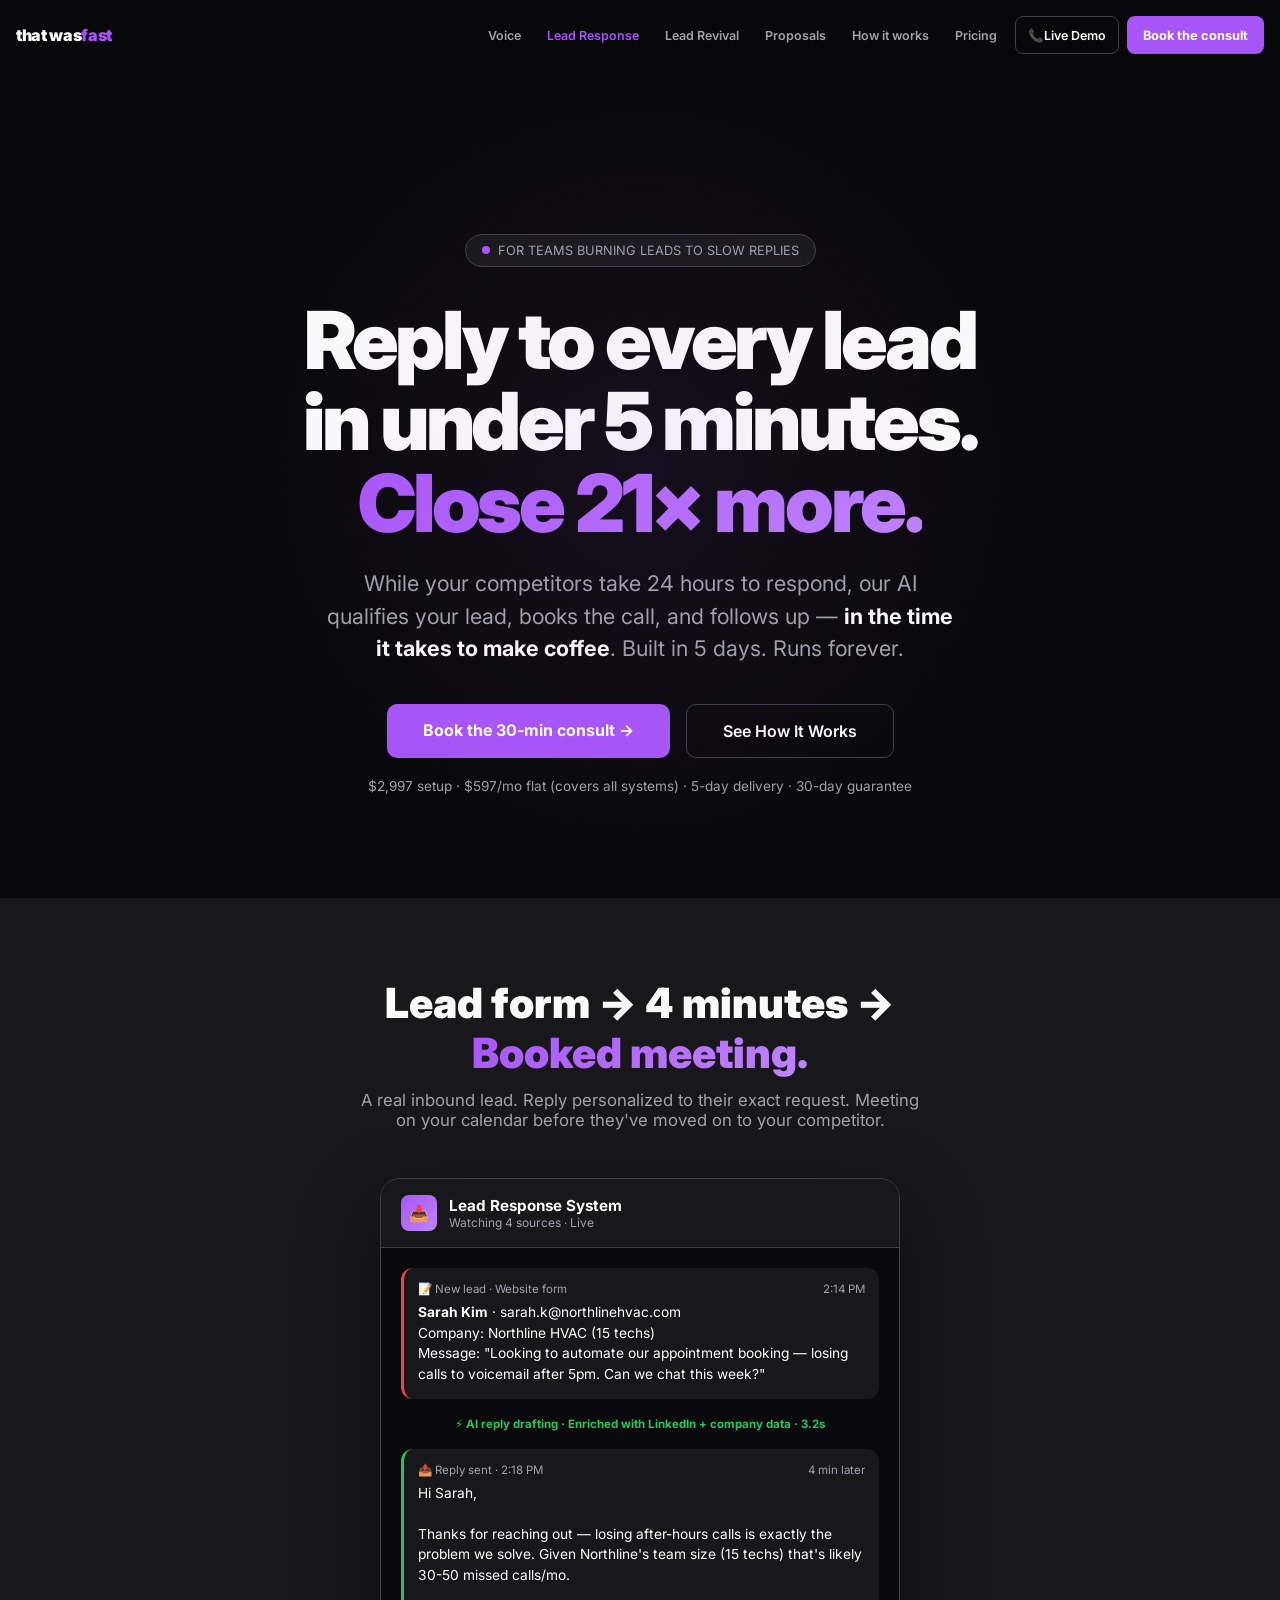
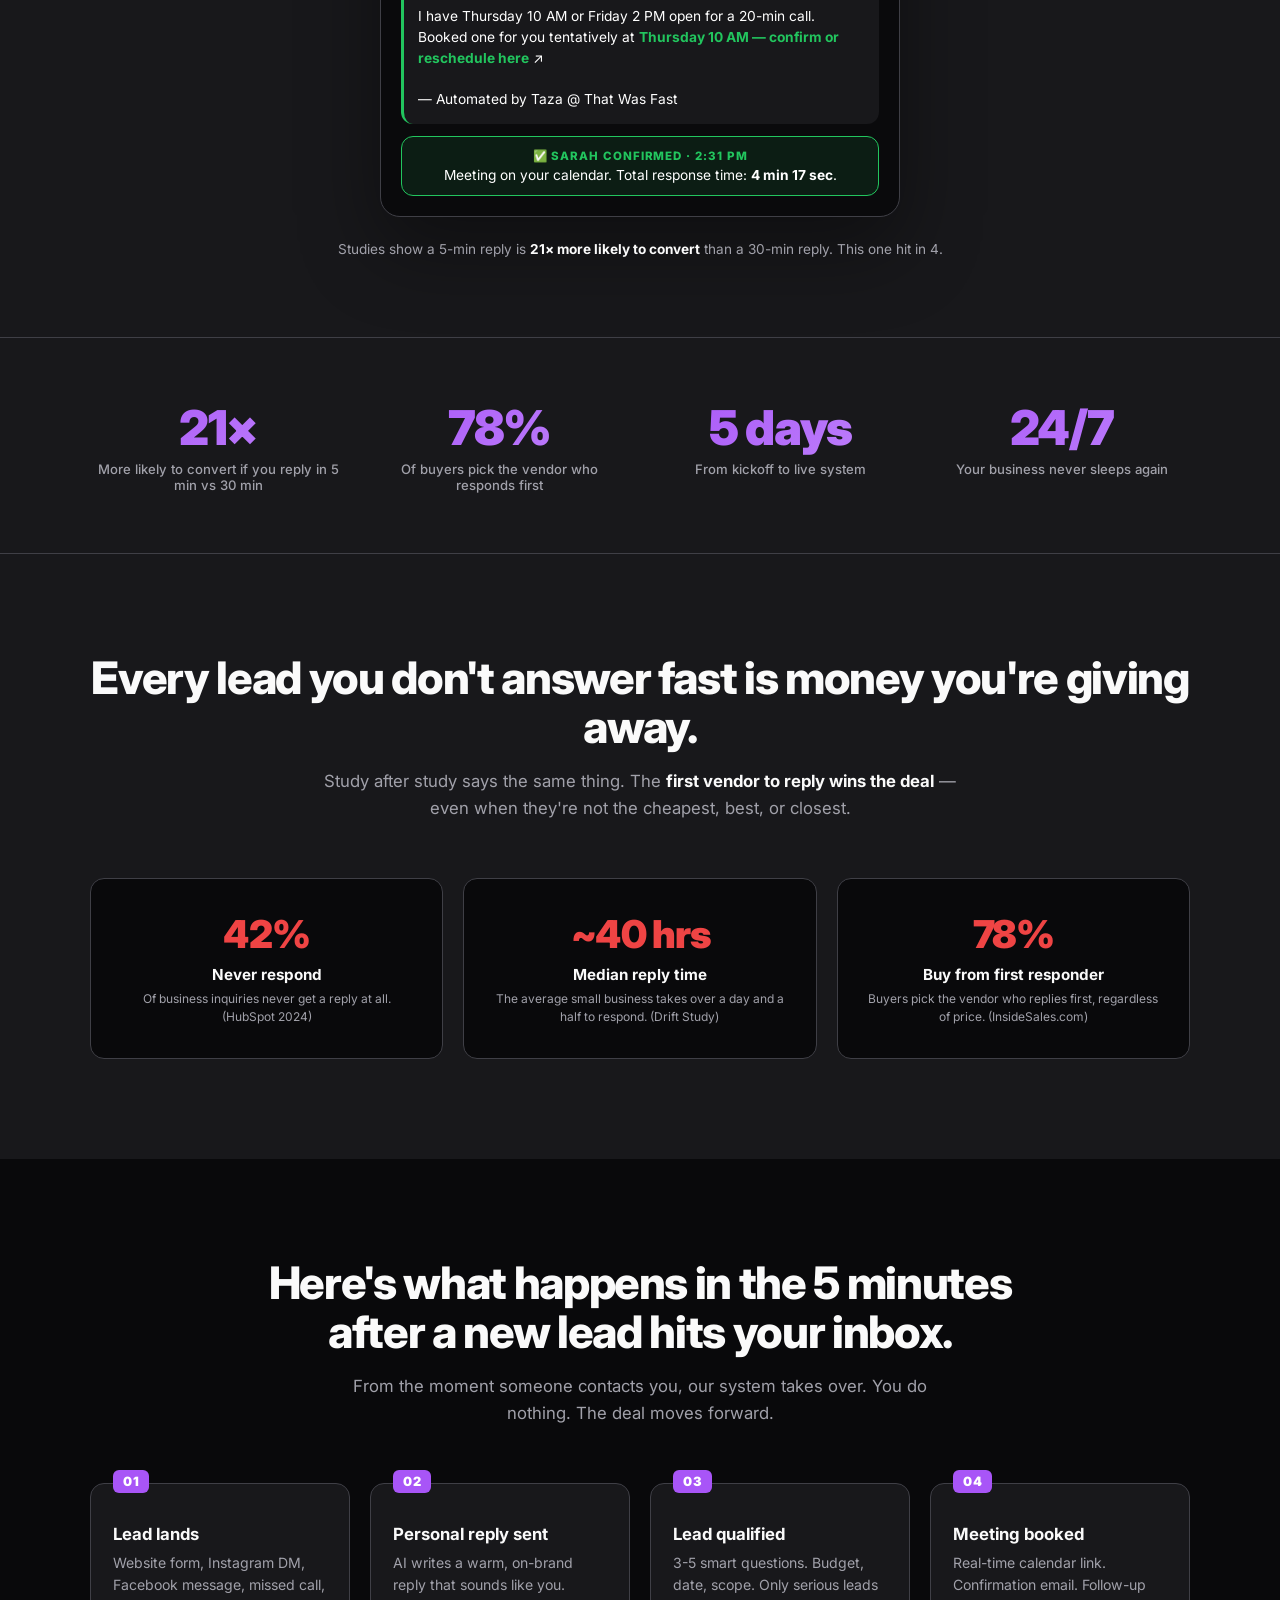
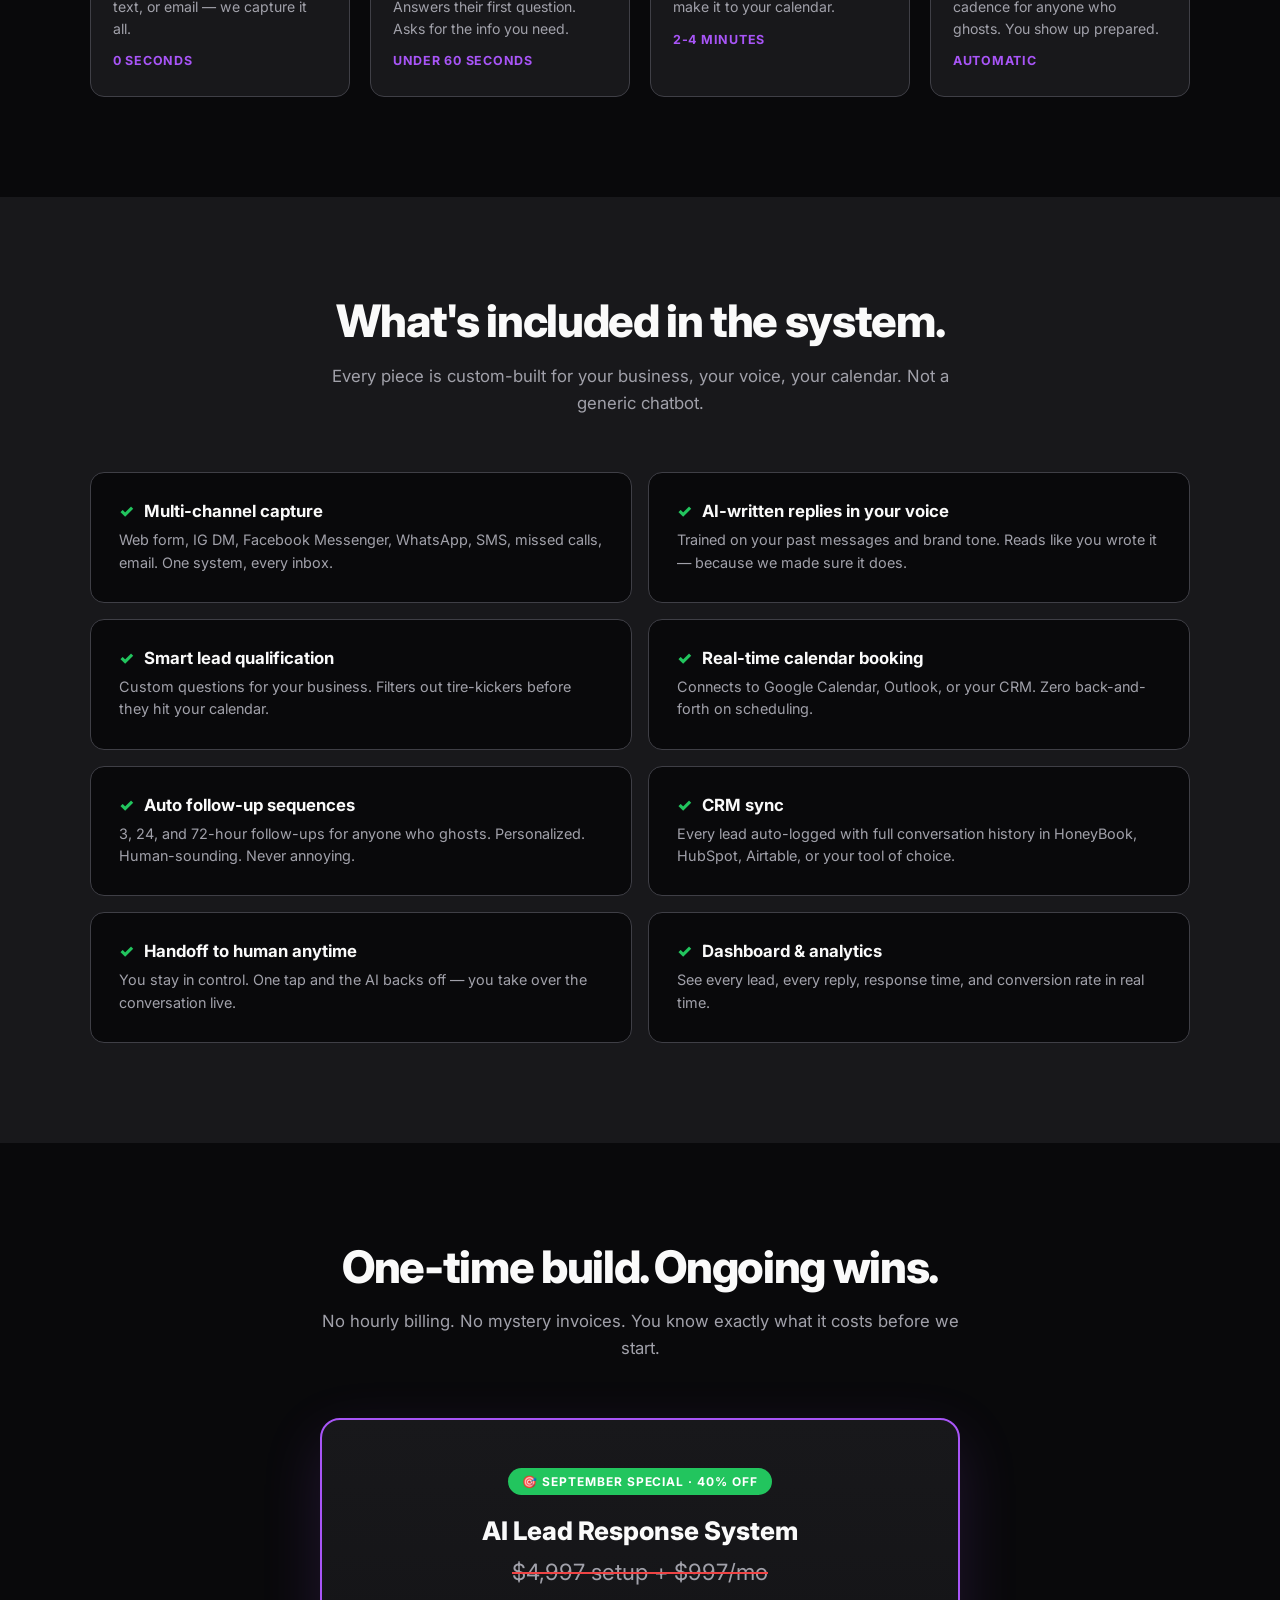
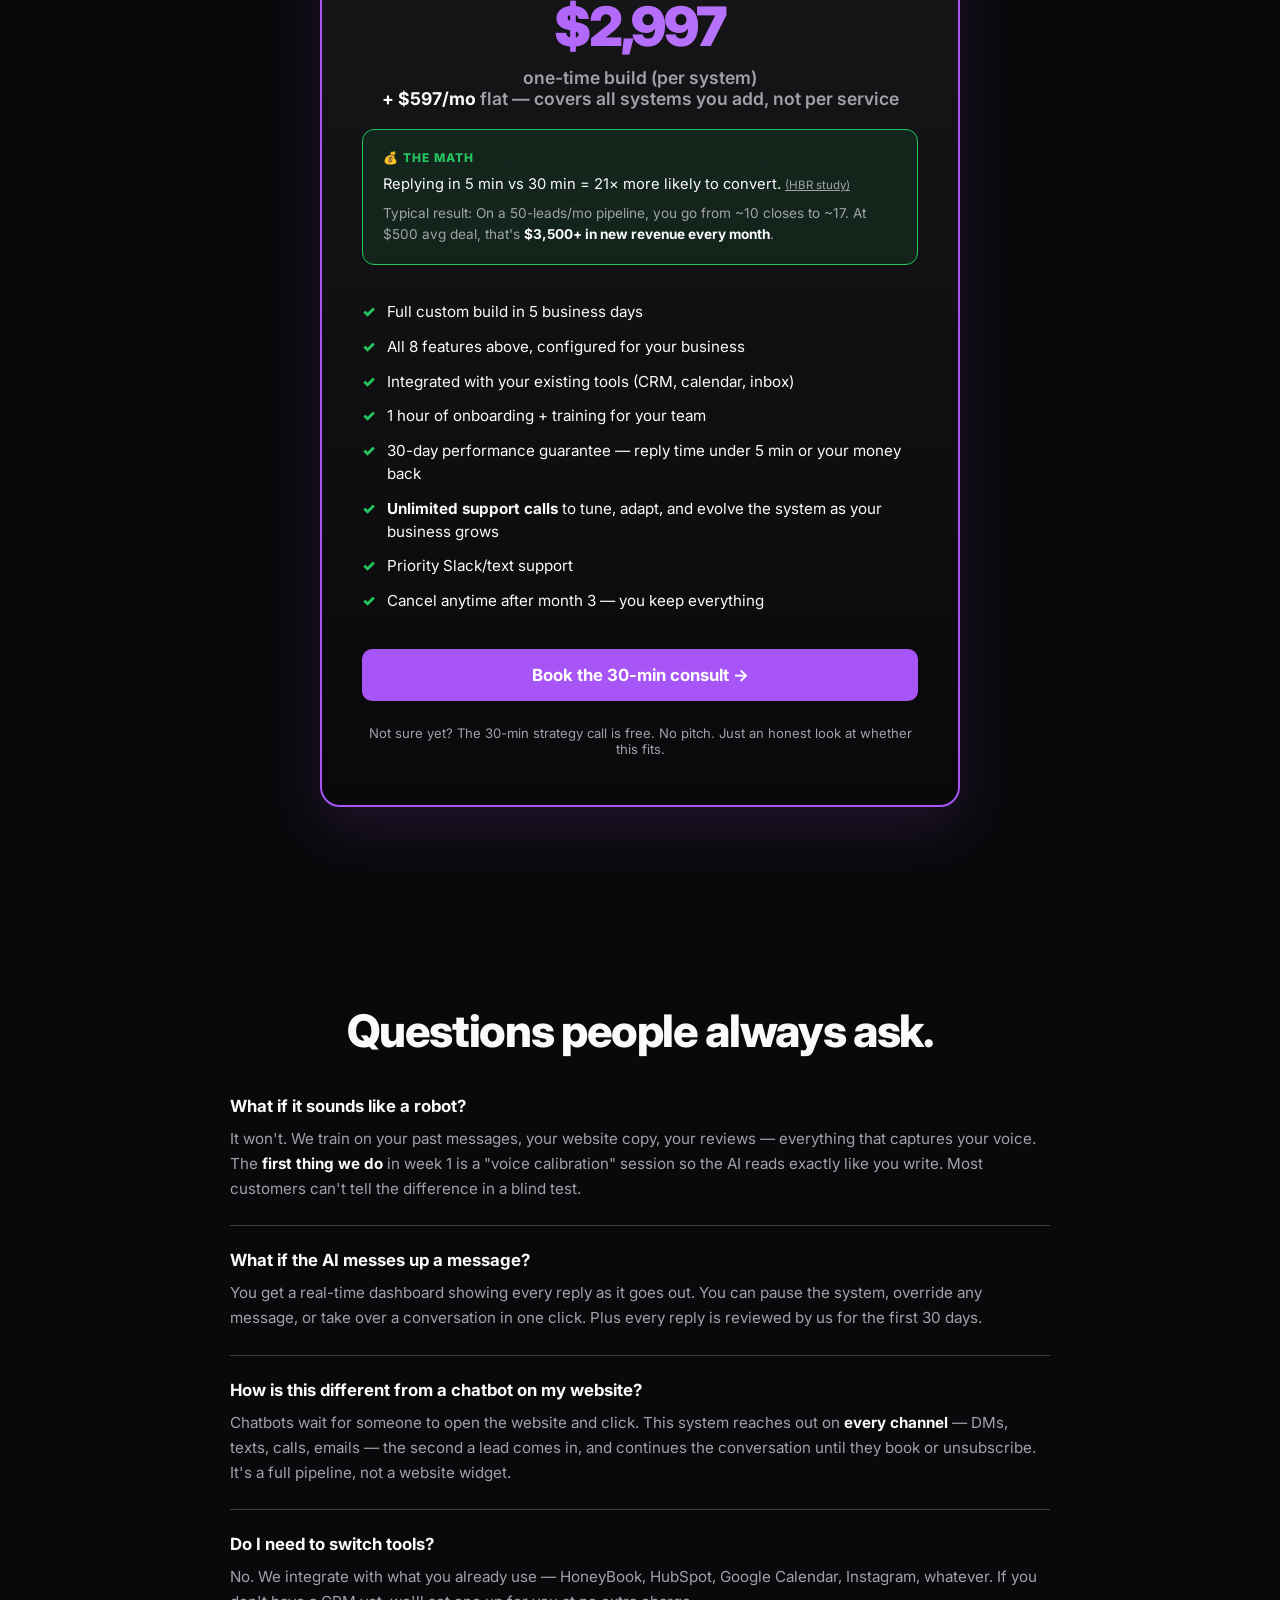
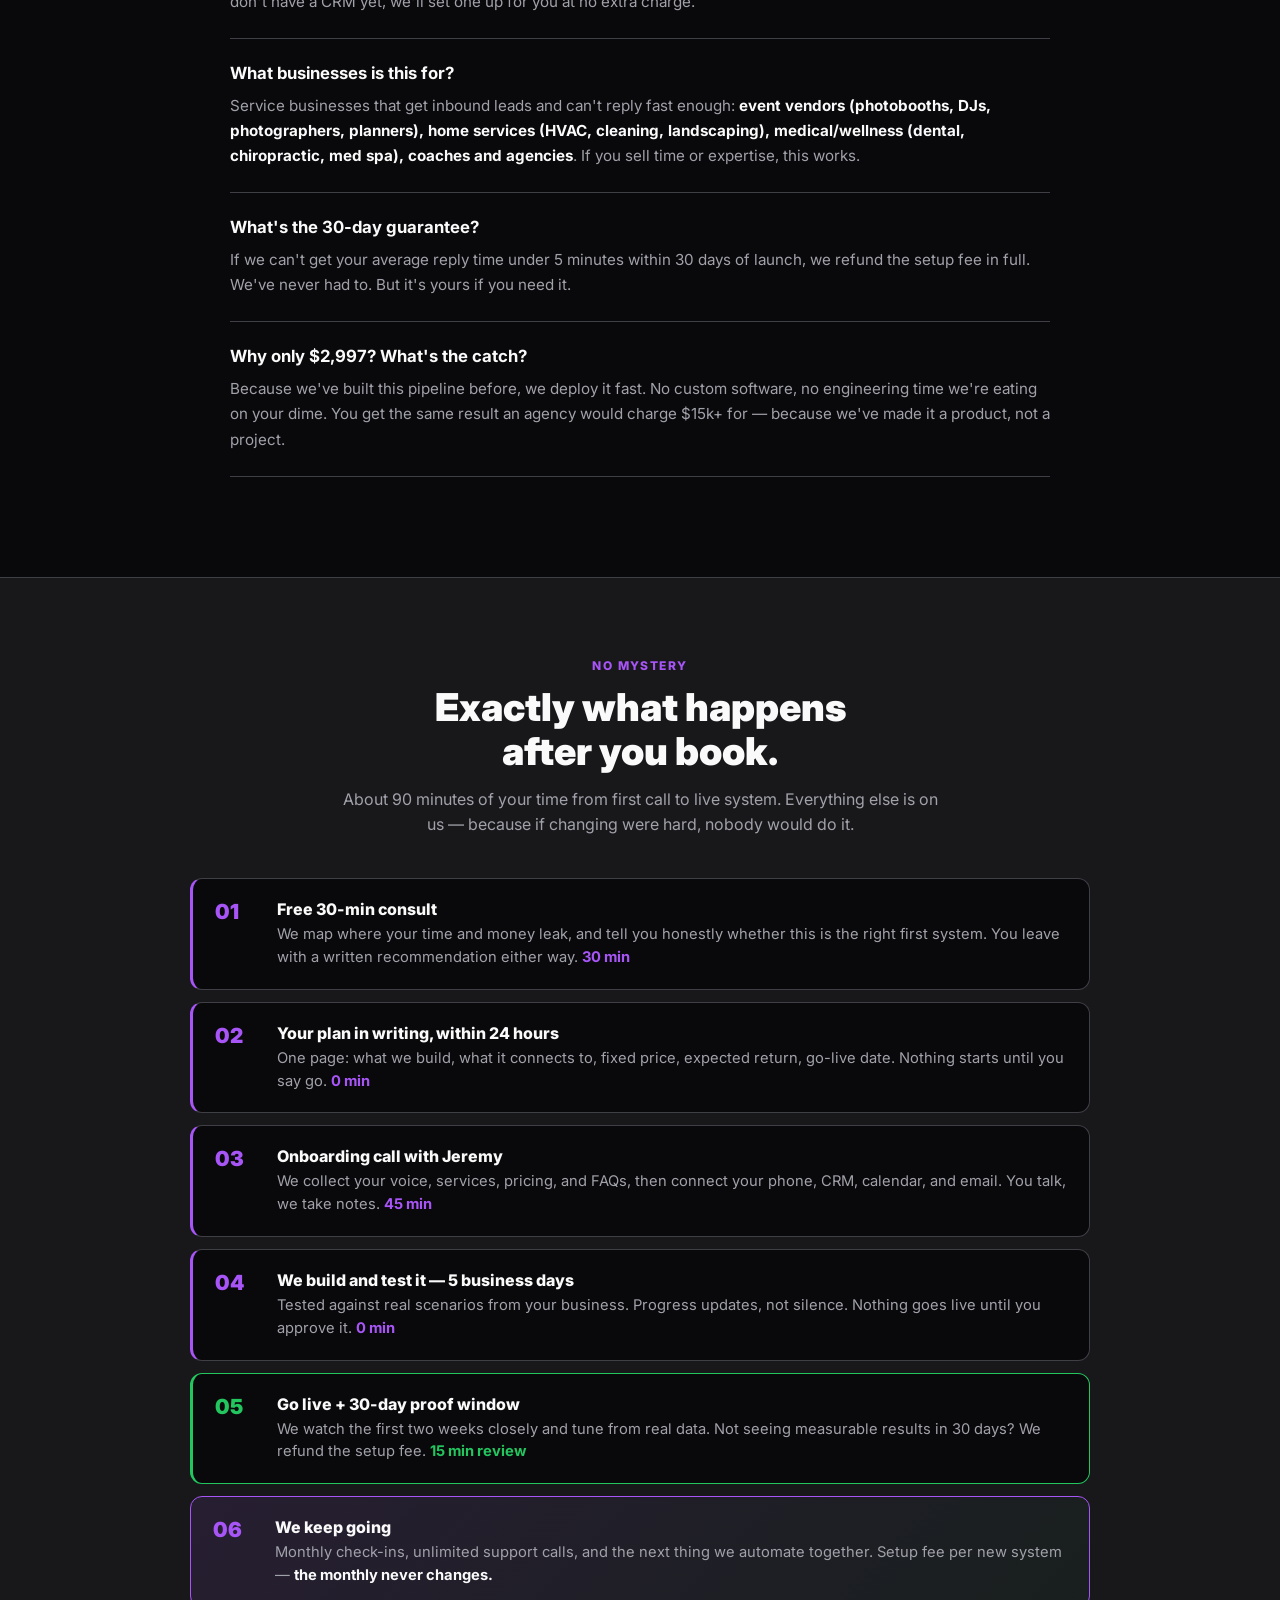
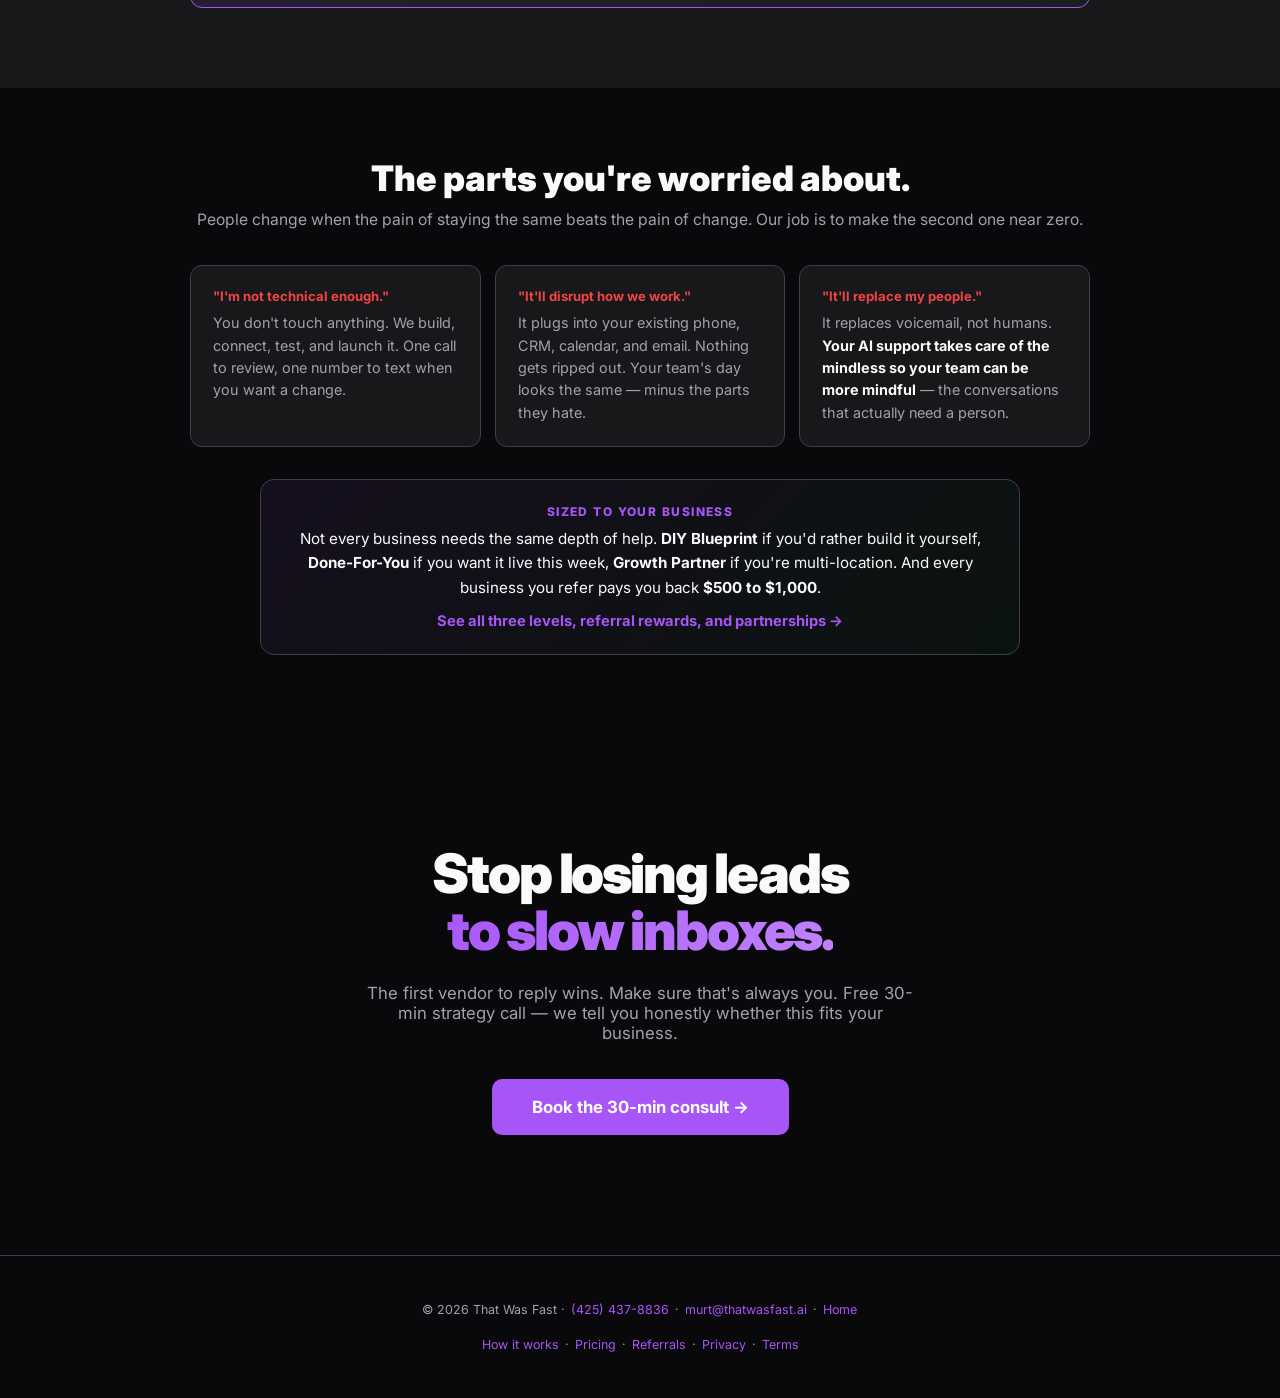
<file: lead-response/index.html>
<!DOCTYPE html>
<html lang="en">
<head>
<meta charset="UTF-8">
<meta name="viewport" content="width=device-width,initial-scale=1">
<title>AI Lead Response System — That Was Fast</title>
<meta name="description" content="Auto-reply to every inbound lead in under 5 minutes. Qualify, book, and follow up automatically. Built for service businesses. 5-day delivery.">
<meta property="og:title" content="AI Lead Response System — That Was Fast">
<meta property="og:description" content="Reply to every lead in under 5 minutes. Qualify. Book. Follow up. Automatically. Built in 5 days.">
<meta property="og:type" content="website">
<meta property="og:url" content="https://thatwasfast.ai/lead-response/">
<meta property="og:image" content="https://thatwasfast.ai/og-image.png">
<meta name="twitter:card" content="summary_large_image">
<meta name="twitter:title" content="AI Lead Response System — That Was Fast">
<meta name="twitter:description" content="Reply to every lead in under 5 minutes. Automatically.">
<meta name="twitter:image" content="https://thatwasfast.ai/og-image.png">
<link rel="icon" href="/favicon.ico" type="image/x-icon">
<link rel="icon" href="/icon-192.png" type="image/png" sizes="192x192">
<link rel="apple-touch-icon" href="/icon-192.png">
<link rel="preconnect" href="https://fonts.googleapis.com"><link rel="preconnect" href="https://fonts.gstatic.com" crossorigin>
<link href="https://fonts.googleapis.com/css2?family=Inter:wght@400;500;600;700;800;900&display=swap" rel="stylesheet">
<!-- Meta Pixel -->
<script>
!function(f,b,e,v,n,t,s){if(f.fbq)return;n=f.fbq=function(){n.callMethod?n.callMethod.apply(n,arguments):n.queue.push(arguments)};if(!f._fbq)f._fbq=n;n.push=n;n.loaded=!0;n.version='2.0';n.queue=[];t=b.createElement(e);t.async=!0;t.src=v;s=b.getElementsByTagName(e)[0];s.parentNode.insertBefore(t,s)}(window,document,'script','https://connect.facebook.net/en_US/fbevents.js');
fbq('init','1116154840839854');
fbq('track','PageView');
fbq('track','ViewContent',{content_name:'AI Lead Response System',content_category:'lead-response'});
</script>
<noscript><img height="1" width="1" style="display:none" src="https://www.facebook.com/tr?id=1116154840839854&ev=PageView&noscript=1"/></noscript>
<!-- CAPI helper -->
<script>
window.TWF_CAPI='https://thatwasfast-capi.murtazajafferji.workers.dev';
window.twfCapiSend=function(name,data){
  var id=(crypto.randomUUID?crypto.randomUUID():Date.now()+'-'+Math.random().toString(36).slice(2));
  try{
    var m=document.cookie.match(/_fbc=([^;]+)/); var fbc=m?m[1]:null;
    var p=document.cookie.match(/_fbp=([^;]+)/); var fbp=p?p[1]:null;
    if(window.fbq)fbq('track',name,data||{},{eventID:id});
    fetch(window.TWF_CAPI,{method:'POST',headers:{'Content-Type':'application/json'},keepalive:true,body:JSON.stringify({event_name:name,event_id:id,event_source_url:location.href,custom_data:data||{},user_data:{fbc:fbc,fbp:fbp}})}).catch(function(){});
  }catch(e){}
};
</script>
<!-- Google Analytics + Google Ads -->
<script async src="https://www.googletagmanager.com/gtag/js?id=G-YH6KCPB6RQ"></script>
<script>
window.dataLayer=window.dataLayer||[];
function gtag(){dataLayer.push(arguments)}
gtag('js',new Date());
gtag('config','G-YH6KCPB6RQ',{page_title:'Lead Response Offer',page_path:'/lead-response/'});
gtag('config','AW-18429599857');
document.addEventListener('DOMContentLoaded',function(){
  document.querySelectorAll('a[href*="cal.com/thatwasfast"]').forEach(function(a){
    a.addEventListener('click',function(){
      var loc=a.closest('nav')?'nav':(a.closest('.final')?'final':(a.closest('.price-card')?'pricing':'hero'));
      gtag('event','book_call_click',{page:'lead-response',cta_location:loc});
      gtag('event','generate_lead',{offer:'lead-response',source:loc});
      gtag('event','conversion',{send_to:'AW-18429599857/LSiECJ2E_O0cEPHA9dNE',value:500,currency:'USD'});
      if(window.twfCapiSend)twfCapiSend('Lead',{content_name:'Book a Call',content_category:'lead-response',source:loc,value:500,currency:'USD'});
    });
  });
});
</script>
<style>
:root{--bg:#09090b;--surface:#18181b;--surface2:#27272a;--border:#3f3f46;--text:#fafafa;--muted:#a1a1aa;--gold:#a855f7;--gold2:#c084fc;--white:#fff;--red:#ef4444;--green:#22c55e;--max:1100px}
*{box-sizing:border-box;margin:0;padding:0}
html{scroll-behavior:smooth}
html,body{overflow-x:hidden}
body{font-family:'Inter',system-ui,sans-serif;background:var(--bg);color:var(--text);-webkit-font-smoothing:antialiased}
a{color:inherit;text-decoration:none}

nav{position:sticky;top:0;z-index:100;padding:16px 16px;display:flex;align-items:center;justify-content:space-between;background:rgba(9,9,11,.8);backdrop-filter:blur(20px)}
.logo{font-weight:900;font-size:1rem;letter-spacing:-.02em;white-space:nowrap}
.logo span{color:var(--gold)}
.nav-cta{padding:8px 16px;background:var(--gold);color:var(--white);font-weight:700;font-size:.82rem;border-radius:8px;transition:transform .15s;white-space:nowrap}
.nav-cta:hover{transform:scale(1.04)}

.hero{min-height:92vh;display:flex;flex-direction:column;align-items:center;justify-content:center;text-align:center;padding:140px 24px 80px;position:relative}
.hero::before{content:'';position:absolute;top:0;left:50%;transform:translateX(-50%);width:100%;max-width:800px;height:800px;background:radial-gradient(circle,rgba(168,85,247,.08) 0%,transparent 70%);pointer-events:none}
.eyebrow{display:inline-flex;align-items:center;gap:8px;padding:8px 16px;background:var(--surface);border:1px solid var(--border);border-radius:999px;font-size:.8rem;color:var(--muted);margin-bottom:32px}
.eyebrow .dot{width:8px;height:8px;border-radius:50%;background:var(--gold);animation:pulse 2s infinite}
@keyframes pulse{0%,100%{opacity:1}50%{opacity:.4}}
.hero h1{font-size:clamp(2.6rem,6.5vw,5rem);font-weight:900;line-height:1.02;letter-spacing:-.04em;max-width:920px}
.hero h1 span{background:linear-gradient(135deg,var(--gold),var(--gold2));-webkit-background-clip:text;-webkit-text-fill-color:transparent;background-clip:text}
.hero-sub{font-size:clamp(1.1rem,2.2vw,1.35rem);color:var(--muted);margin-top:24px;max-width:640px;line-height:1.5}
.hero-sub strong{color:var(--text)}
.hero-cta-row{margin-top:40px;display:flex;gap:16px;flex-wrap:wrap;justify-content:center}
.btn-primary{padding:16px 36px;background:var(--gold);color:var(--white);font-weight:700;font-size:1rem;border-radius:10px;border:0;cursor:pointer;transition:transform .15s,box-shadow .15s;display:inline-block}
.btn-primary:hover{transform:translateY(-2px);box-shadow:0 12px 40px rgba(168,85,247,.25)}
.btn-ghost{padding:16px 36px;background:transparent;border:1.5px solid var(--border);color:var(--text);font-weight:600;font-size:1rem;border-radius:10px;cursor:pointer;transition:border-color .2s;display:inline-block}
.btn-ghost:hover{border-color:var(--gold)}
.hero-note{margin-top:20px;font-size:.85rem;color:var(--muted)}

.stats{padding:60px 24px;border-top:1px solid var(--border);border-bottom:1px solid var(--border);background:var(--surface)}
.stats-inner{max-width:var(--max);margin:0 auto;display:grid;grid-template-columns:repeat(4,1fr);gap:24px;text-align:center}
.stat-num{font-size:clamp(2rem,4vw,3rem);font-weight:900;letter-spacing:-.03em;background:linear-gradient(135deg,var(--gold),var(--gold2));-webkit-background-clip:text;-webkit-text-fill-color:transparent;background-clip:text}
.stat-label{font-size:.82rem;color:var(--muted);margin-top:4px;font-weight:500}
@media(max-width:600px){.stats-inner{grid-template-columns:repeat(2,1fr)}}

section{padding:100px 24px}
.section-inner{max-width:var(--max);margin:0 auto}
.section-title{font-size:clamp(1.8rem,4vw,2.8rem);font-weight:800;line-height:1.1;letter-spacing:-.03em;margin-bottom:16px;text-align:center}
.section-sub{color:var(--muted);font-size:1.05rem;max-width:640px;margin:0 auto 56px;text-align:center;line-height:1.6}
.section-sub strong{color:var(--text)}

.problem{background:var(--surface)}
.p-grid{display:grid;grid-template-columns:repeat(3,1fr);gap:20px}
.p-stat{background:var(--bg);border:1px solid var(--border);border-radius:14px;padding:32px 24px;text-align:center}
.p-stat .num{font-size:2.4rem;font-weight:900;color:var(--red);letter-spacing:-.03em;margin-bottom:8px}
.p-stat .label{font-size:.95rem;font-weight:700;margin-bottom:6px}
.p-stat .cite{font-size:.75rem;color:var(--muted);line-height:1.5}
@media(max-width:700px){.p-grid{grid-template-columns:1fr}}

.solution-flow{display:grid;grid-template-columns:repeat(4,1fr);gap:20px;position:relative}
.s-step{background:var(--surface);border:1px solid var(--border);border-radius:14px;padding:28px 22px;position:relative;transition:border-color .2s}
.s-step:hover{border-color:var(--gold)}
.s-num{position:absolute;top:-14px;left:22px;background:var(--gold);color:var(--white);font-weight:900;font-size:.8rem;padding:4px 10px;border-radius:6px;letter-spacing:.05em}
.s-step h3{font-size:1.05rem;font-weight:700;margin:12px 0 8px}
.s-step p{font-size:.88rem;color:var(--muted);line-height:1.55}
.s-step .time{font-size:.78rem;font-weight:700;color:var(--gold);margin-top:14px;text-transform:uppercase;letter-spacing:.06em}
@media(max-width:900px){.solution-flow{grid-template-columns:repeat(2,1fr)}}
@media(max-width:500px){.solution-flow{grid-template-columns:1fr}}

.features{background:var(--surface)}
.f-grid{display:grid;grid-template-columns:repeat(2,1fr);gap:16px}
.f{background:var(--bg);border:1px solid var(--border);border-radius:14px;padding:28px}
.f h3{font-size:1.05rem;font-weight:700;margin-bottom:8px;display:flex;align-items:center;gap:10px}
.f h3 .check{color:var(--green);font-weight:900}
.f p{font-size:.9rem;color:var(--muted);line-height:1.55}
@media(max-width:700px){.f-grid{grid-template-columns:1fr}}

.pricing-inner{max-width:640px;margin:0 auto}
.price-card{background:linear-gradient(180deg,var(--surface) 0%,var(--bg) 100%);border:2px solid var(--gold);border-radius:20px;padding:48px 40px;text-align:center;box-shadow:0 20px 60px rgba(168,85,247,.15)}
.price-tag{display:inline-block;background:var(--gold);color:var(--white);font-weight:700;font-size:.75rem;padding:6px 14px;border-radius:999px;letter-spacing:.08em;text-transform:uppercase;margin-bottom:20px}
.price-name{font-size:1.6rem;font-weight:800;margin-bottom:12px}
.price-amount{font-size:3.4rem;font-weight:900;letter-spacing:-.04em;background:linear-gradient(135deg,var(--gold),var(--gold2));-webkit-background-clip:text;-webkit-text-fill-color:transparent;background-clip:text}
.price-plus{font-size:1.1rem;color:var(--muted);font-weight:600;margin-top:8px}
.price-plus strong{color:var(--text)}
.price-list{text-align:left;margin:36px 0;display:flex;flex-direction:column;gap:12px}
.price-list li{list-style:none;display:flex;gap:12px;align-items:flex-start;font-size:.95rem;line-height:1.5}
.price-list .check{color:var(--green);font-weight:900;flex-shrink:0}
.price-note{font-size:.82rem;color:var(--muted);margin-top:24px}

.faq-inner{max-width:820px;margin:0 auto}
.faq-item{border-bottom:1px solid var(--border);padding:24px 0}
.faq-q{font-size:1.05rem;font-weight:700;margin-bottom:10px}
.faq-a{font-size:.95rem;color:var(--muted);line-height:1.65}
.faq-a strong{color:var(--text)}

.final{padding:120px 24px;text-align:center}
.final h2{font-size:clamp(2rem,5vw,3.4rem);font-weight:900;letter-spacing:-.04em;line-height:1.05;max-width:800px;margin:0 auto 24px}
.final h2 span{background:linear-gradient(135deg,var(--gold),var(--gold2));-webkit-background-clip:text;-webkit-text-fill-color:transparent;background-clip:text}
.final p{font-size:1.05rem;color:var(--muted);margin-bottom:36px;max-width:560px;margin-left:auto;margin-right:auto}

footer{padding:40px 24px;border-top:1px solid var(--border);text-align:center}
footer p{font-size:.78rem;color:var(--muted)}
footer a{color:var(--gold)}

@media(max-width:480px){
nav{padding:12px 12px}
.nav-cta{padding:7px 12px;font-size:.75rem}
.logo{font-size:.88rem}
.hero{padding-top:40px;min-height:auto;padding-bottom:60px}
.hero h1{font-size:2rem}
.hero-sub{font-size:.95rem}
.hero-cta-row{flex-direction:column;align-items:center;gap:12px}
.btn-primary,.btn-ghost{width:100%;max-width:300px;text-align:center;justify-content:center}
.stats-inner{grid-template-columns:repeat(2,1fr);gap:12px}
.stat-num{font-size:1.8rem}
section{padding:56px 16px}
.section-title{font-size:1.5rem}
.price-card{padding:32px 20px}
.price-amount{font-size:2.4rem}
}

/* a11y + tap targets (round-2 audit) */
a:focus-visible,button:focus-visible,input:focus-visible,summary:focus-visible{outline:2px solid var(--gold);outline-offset:2px;border-radius:4px}
footer a{display:inline-block;padding:6px 2px}
nav a{display:inline-flex;align-items:center;min-height:38px}
details summary{min-height:32px}
@media(max-width:600px){
  footer a{padding:8px 4px}
}

/* MOBILE NAV — secondary links collapse, logo + primary CTA stay (fix: nav was 642px wide on a 375px screen) */
.nav-secondary{display:flex;gap:8px;align-items:center}
nav .nav-cta{padding:9px 16px;font-size:.8rem}
@media(max-width:860px){
  .nav-secondary{display:none}
  nav{padding:12px 14px;gap:10px}
  nav .nav-cta{padding:10px 14px;font-size:.8rem}
  .nav-phone{display:inline-flex !important;align-items:center;justify-content:center;min-width:42px;height:38px;border:1px solid var(--border);border-radius:8px;font-size:1rem}
  .nav-phone .nav-phone-label{display:none}
  .logo{font-size:.92rem}
}
@media(max-width:380px){
  nav{padding:10px 12px}
  nav .nav-cta{padding:9px 12px;font-size:.74rem}
  .logo{font-size:.85rem}
}

/* PROMO BAR — mobile compaction */
.promo-bar{font-size:.85rem;line-height:1.45}
@media(max-width:600px){
  .promo-bar{font-size:.74rem;padding:8px 12px !important;line-height:1.35}
  .promo-bar .promo-long{display:none}
}

/* CTA BUTTONS — were wrapping to 2 lines on every phone width.
   40px side padding + a 300px cap left ~220px for ~230px of text. */
.btn-primary,.btn-ghost{white-space:nowrap}
@media(max-width:600px){
  .btn-primary,.btn-ghost{
    padding-left:20px !important;padding-right:20px !important;
    font-size:.95rem !important;
    max-width:340px !important;width:100% !important;
    white-space:nowrap;
  }
}
@media(max-width:340px){
  .btn-primary,.btn-ghost{font-size:.8rem !important;padding-left:10px !important;padding-right:10px !important;letter-spacing:-.01em}
}
</style>
<link rel="canonical" href="https://thatwasfast.ai/lead-response/">
<script type="application/ld+json">
{"@context":"https://schema.org","@type":"Service","name":"AI Lead Response System","description":"Reply to every lead in under 5 minutes with a personalized AI-driven response. 21x more likely to convert.","provider":{"@type":"Organization","name":"That Was Fast","url":"https://thatwasfast.ai/"},"areaServed":"US","offers":{"@type":"Offer","priceCurrency":"USD","price":"2997","description":"$2,997 setup + $597/mo flat retainer (covers all systems added)"}}
</script>
<script>
(function(){
  var page = location.pathname.replace(/\/$/,'').split('/').pop() || 'home';
  document.addEventListener('click', function(e){
    var a = e.target.closest('a[href*="cal.com/thatwasfast"]');
    if (!a) return;
    if (a.dataset.twfTracked) return;
    a.dataset.twfTracked = '1';
    var event = (new URL(a.href).searchParams.get('event')) || page;
    try{
      if (window.gtag) gtag('event', 'book_call_click', {page: page, source: 'auto', event_type: event});
      if (window.gtag) gtag('event', 'generate_lead', {offer: event, source: 'auto'});
      if (window.twfCapiSend) twfCapiSend('Lead', {content_name: 'Book a Call', content_category: event, value: 500, currency: 'USD'});
      if (window.fbq) fbq('track', 'Lead', {content_name: 'Book a Call', content_category: event, value: 500, currency: 'USD'});
    } catch(err){}
    setTimeout(function(){ delete a.dataset.twfTracked; }, 3000);
  }, true);
  document.addEventListener('click', function(e){
    var a = e.target.closest('a[href^="tel:+1425"]');
    if (!a) return;
    if (a.dataset.twfCalltracked) return;
    a.dataset.twfCalltracked = '1';
    try{
      if (window.gtag) gtag('event', 'demo_call', {page: page, source: 'auto'});
      if (window.twfCapiSend) twfCapiSend('Contact', {content_name: 'Demo Call', content_category: page});
      if (window.fbq) fbq('track', 'Contact', {content_name: 'Demo Call'});
    } catch(err){}
    setTimeout(function(){ delete a.dataset.twfCalltracked; }, 3000);
  }, true);
})();
</script>
</head>
<body>

<div class="promo-bar" style="background:linear-gradient(90deg,#22c55e,#16a34a);color:#fff;text-align:center;padding:10px 16px;font-weight:600;position:relative;z-index:101"><strong>🎯 SEPTEMBER SPECIAL</strong> — 40% off<span class="promo-long"> every offer</span>. <strong id="spots-left">Only 5 spots left</strong><span class="promo-long"> · Book by Sept 30</span>.</div>
<script>
window.TWF_SPOTS_LEFT = 5;
window.TWF_PROMO_END = new Date('2026-10-01T00:00:00-07:00');
(function(){
  var n = window.TWF_SPOTS_LEFT;
  var el = document.getElementById('spots-left');
  if (!el) return;
  if (new Date() >= window.TWF_PROMO_END) { el.parentElement.style.display='none'; return; }
  if (n <= 0) { el.parentElement.style.display='none'; return; }
  el.textContent = 'Only ' + n + (n === 1 ? ' spot' : ' spots') + ' left';
  if (n <= 2) el.style.color = '#fef08a';
})();
</script>

<nav>
<a href="/" class="logo">that was <span>fast</span></a>
<div style="display:flex;gap:8px;align-items:center">
<span class="nav-secondary" style="gap:6px"><a href="/voice-receptionist/" style="padding:6px 10px;font-size:.78rem;color:var(--muted);text-decoration:none;font-weight:600">Voice</a>
<a href="/lead-response/" style="padding:6px 10px;font-size:.78rem;color:var(--gold);text-decoration:none;font-weight:600">Lead Response</a>
<a href="/lead-revival/" style="padding:6px 10px;font-size:.78rem;color:var(--muted);text-decoration:none;font-weight:600">Lead Revival</a>
<a href="/auto-proposal/" style="padding:6px 10px;font-size:.78rem;color:var(--muted);text-decoration:none;font-weight:600">Proposals</a>
<a href="/#how" style="padding:8px 10px;font-size:.78rem;font-weight:600;color:var(--muted)">How it works</a><a href="/pricing/" style="padding:8px 10px;font-size:.78rem;font-weight:600;color:var(--muted)">Pricing</a></span>
<a href="tel:+14254378836" class="nav-phone" aria-label="Call the live AI demo at (425) 437-8836" onclick="if(window.gtag)gtag('event','demo_call',{page:'lead-response',source:'nav'});if(window.twfCapiSend)twfCapiSend('Contact',{content_name:'Demo Call',content_category:'lead-response'});" style="padding:8px 12px;background:transparent;border:1px solid var(--border);color:var(--text);font-weight:600;font-size:.78rem;border-radius:8px;white-space:nowrap">📞<span class="nav-phone-label"> Live Demo</span></a>
<a href="https://cal.com/thatwasfast/30min?event=lead-response" target="_blank" rel="noopener" onclick="if(window.gtag)gtag('event','book_call_click',{page:'lead-response',source:'nav'});if(window.twfCapiSend)twfCapiSend('Lead',{content_name:'Book a Call',content_category:'lead-response',value:500,currency:'USD'});" class="nav-cta">Book the consult</a>
</div>
</nav>

<section class="hero">
<div class="eyebrow"><span class="dot"></span>FOR TEAMS BURNING LEADS TO SLOW REPLIES</div>
<h1>Reply to every lead<br>in under 5 minutes.<br><span>Close 21× more.</span></h1>
<p class="hero-sub">While your competitors take 24 hours to respond, our AI qualifies your lead, books the call, and follows up — <strong>in the time it takes to make coffee</strong>. Built in 5 days. Runs forever.</p>
<div class="hero-cta-row">
<a href="https://cal.com/thatwasfast/30min?event=lead-response" target="_blank" rel="noopener" class="btn-primary">Book the 30-min consult →</a>
<a href="#how" class="btn-ghost">See How It Works</a>
</div>
<p class="hero-note">$2,997 setup · $597/mo flat (covers all systems) · 5-day delivery · 30-day guarantee</p>
</section>

<section style="padding:80px 24px;background:var(--surface)">
<div style="max-width:920px;margin:0 auto">
<h2 style="text-align:center;font-size:clamp(1.8rem,4vw,2.6rem);font-weight:900;margin-bottom:12px">Lead form → 4 minutes →<br><span style="background:linear-gradient(135deg,var(--gold),var(--gold2));-webkit-background-clip:text;-webkit-text-fill-color:transparent;background-clip:text">Booked meeting.</span></h2>
<p style="text-align:center;color:var(--muted);font-size:1.05rem;max-width:560px;margin:0 auto 48px">A real inbound lead. Reply personalized to their exact request. Meeting on your calendar before they've moved on to your competitor.</p>
<div style="max-width:520px;margin:0 auto;background:#0a0a0c;border:1px solid var(--border);border-radius:20px;overflow:hidden;box-shadow:0 30px 80px rgba(0,0,0,.4)">
<div style="padding:16px 20px;background:#18181b;border-bottom:1px solid var(--border);display:flex;align-items:center;gap:12px">
<div style="width:36px;height:36px;background:linear-gradient(135deg,#a855f7,#c084fc);border-radius:8px;display:flex;align-items:center;justify-content:center;font-size:1rem">📥</div>
<div><div style="font-weight:700;color:#fff;font-size:.95rem">Lead Response System</div><div style="font-size:.75rem;color:var(--muted)">Watching 4 sources · Live</div></div>
</div>
<div style="padding:20px;display:flex;flex-direction:column;gap:12px">
<div style="background:#18181b;border-radius:12px;padding:14px;border-left:3px solid #ef4444">
<div style="display:flex;justify-content:space-between;font-size:.72rem;color:var(--muted);margin-bottom:6px"><span>📝 New lead · Website form</span><span>2:14 PM</span></div>
<div style="font-size:.86rem;color:#fff;line-height:1.5"><strong>Sarah Kim</strong> · sarah.k@northlinehvac.com<br>Company: Northline HVAC (15 techs)<br>Message: "Looking to automate our appointment booking — losing calls to voicemail after 5pm. Can we chat this week?"</div>
</div>
<div style="text-align:center;font-size:.72rem;color:#22c55e;font-weight:700;padding:6px">⚡ AI reply drafting · Enriched with LinkedIn + company data · 3.2s</div>
<div style="background:#18181b;border-radius:12px;padding:14px;border-left:3px solid #22c55e">
<div style="display:flex;justify-content:space-between;font-size:.72rem;color:var(--muted);margin-bottom:6px"><span>📤 Reply sent · 2:18 PM</span><span>4 min later</span></div>
<div style="font-size:.86rem;color:#fff;line-height:1.5">Hi Sarah,<br><br>Thanks for reaching out — losing after-hours calls is exactly the problem we solve. Given Northline's team size (15 techs) that's likely 30-50 missed calls/mo.<br><br>I have Thursday 10 AM or Friday 2 PM open for a 20-min call. Booked one for you tentatively at <strong style="color:#22c55e">Thursday 10 AM — confirm or reschedule here</strong> ↗<br><br>— Automated by Taza @ That Was Fast</div>
</div>
<div style="background:rgba(34,197,94,.1);border:1px solid #22c55e;border-radius:12px;padding:12px;text-align:center">
<div style="font-size:.72rem;font-weight:800;color:#22c55e;letter-spacing:.08em;text-transform:uppercase;margin-bottom:4px">✅ Sarah confirmed · 2:31 PM</div>
<div style="font-size:.86rem;color:#fff">Meeting on your calendar. Total response time: <strong>4 min 17 sec</strong>.</div>
</div>
</div>
</div>
<p style="text-align:center;color:var(--muted);font-size:.85rem;margin-top:24px">Studies show a 5-min reply is <strong style="color:var(--text)">21× more likely to convert</strong> than a 30-min reply. This one hit in 4.</p>
</div>
</section>

<section class="stats">
<div class="stats-inner">
<div><div class="stat-num">21×</div><div class="stat-label">More likely to convert if you reply in 5 min vs 30 min</div></div>
<div><div class="stat-num">78%</div><div class="stat-label">Of buyers pick the vendor who responds first</div></div>
<div><div class="stat-num">5 days</div><div class="stat-label">From kickoff to live system</div></div>
<div><div class="stat-num">24/7</div><div class="stat-label">Your business never sleeps again</div></div>
</div>
</section>

<section class="problem">
<div class="section-inner">
<h2 class="section-title">Every lead you don't answer fast is money you're giving away.</h2>
<p class="section-sub">Study after study says the same thing. The <strong>first vendor to reply wins the deal</strong> — even when they're not the cheapest, best, or closest.</p>
<div class="p-grid">
<div class="p-stat"><div class="num">42%</div><div class="label">Never respond</div><div class="cite">Of business inquiries never get a reply at all. (HubSpot 2024)</div></div>
<div class="p-stat"><div class="num">~40 hrs</div><div class="label">Median reply time</div><div class="cite">The average small business takes over a day and a half to respond. (Drift Study)</div></div>
<div class="p-stat"><div class="num">78%</div><div class="label">Buy from first responder</div><div class="cite">Buyers pick the vendor who replies first, regardless of price. (InsideSales.com)</div></div>
</div>
</div>
</section>

<section id="how">
<div class="section-inner">
<h2 class="section-title">Here's what happens in the 5 minutes<br>after a new lead hits your inbox.</h2>
<p class="section-sub">From the moment someone contacts you, our system takes over. You do nothing. The deal moves forward.</p>
<div class="solution-flow">
<div class="s-step">
<div class="s-num">01</div>
<h3>Lead lands</h3>
<p>Website form, Instagram DM, Facebook message, missed call, text, or email — we capture it all.</p>
<div class="time">0 seconds</div>
</div>
<div class="s-step">
<div class="s-num">02</div>
<h3>Personal reply sent</h3>
<p>AI writes a warm, on-brand reply that sounds like you. Answers their first question. Asks for the info you need.</p>
<div class="time">Under 60 seconds</div>
</div>
<div class="s-step">
<div class="s-num">03</div>
<h3>Lead qualified</h3>
<p>3-5 smart questions. Budget, date, scope. Only serious leads make it to your calendar.</p>
<div class="time">2-4 minutes</div>
</div>
<div class="s-step">
<div class="s-num">04</div>
<h3>Meeting booked</h3>
<p>Real-time calendar link. Confirmation email. Follow-up cadence for anyone who ghosts. You show up prepared.</p>
<div class="time">Automatic</div>
</div>
</div>
</div>
</section>

<section class="features">
<div class="section-inner">
<h2 class="section-title">What's included in the system.</h2>
<p class="section-sub">Every piece is custom-built for your business, your voice, your calendar. Not a generic chatbot.</p>
<div class="f-grid">
<div class="f"><h3><span class="check">✓</span> Multi-channel capture</h3><p>Web form, IG DM, Facebook Messenger, WhatsApp, SMS, missed calls, email. One system, every inbox.</p></div>
<div class="f"><h3><span class="check">✓</span> AI-written replies in your voice</h3><p>Trained on your past messages and brand tone. Reads like you wrote it — because we made sure it does.</p></div>
<div class="f"><h3><span class="check">✓</span> Smart lead qualification</h3><p>Custom questions for your business. Filters out tire-kickers before they hit your calendar.</p></div>
<div class="f"><h3><span class="check">✓</span> Real-time calendar booking</h3><p>Connects to Google Calendar, Outlook, or your CRM. Zero back-and-forth on scheduling.</p></div>
<div class="f"><h3><span class="check">✓</span> Auto follow-up sequences</h3><p>3, 24, and 72-hour follow-ups for anyone who ghosts. Personalized. Human-sounding. Never annoying.</p></div>
<div class="f"><h3><span class="check">✓</span> CRM sync</h3><p>Every lead auto-logged with full conversation history in HoneyBook, HubSpot, Airtable, or your tool of choice.</p></div>
<div class="f"><h3><span class="check">✓</span> Handoff to human anytime</h3><p>You stay in control. One tap and the AI backs off — you take over the conversation live.</p></div>
<div class="f"><h3><span class="check">✓</span> Dashboard & analytics</h3><p>See every lead, every reply, response time, and conversion rate in real time.</p></div>
</div>
</div>
</section>

<section>
<div class="section-inner pricing-inner">
<h2 class="section-title">One-time build. Ongoing wins.</h2>
<p class="section-sub">No hourly billing. No mystery invoices. You know exactly what it costs before we start.</p>
<div class="price-card">
<div class="price-tag" style="background:#22c55e">🎯 SEPTEMBER SPECIAL · 40% OFF</div>
<div class="price-name">AI Lead Response System</div>
<div style="font-size:1.4rem;color:var(--muted);text-decoration:line-through;text-decoration-color:var(--red);margin-bottom:8px">$4,997 setup + $997/mo</div>
<div class="price-amount">$2,997</div>
<div class="price-plus">one-time build (per system)<br><strong>+ $597/mo</strong> flat — covers all systems you add, not per service</div>
<div style="margin-top:20px;padding:20px;background:rgba(34,197,94,.1);border:1px solid #22c55e;border-radius:12px;text-align:left">
<div style="font-size:.75rem;font-weight:800;color:#22c55e;text-transform:uppercase;letter-spacing:.08em;margin-bottom:8px">💰 The math</div>
<p style="font-size:.92rem;line-height:1.5;color:var(--text)">Replying in 5 min vs 30 min = 21× more likely to convert. <a href="https://hbr.org/2011/03/the-short-life-of-online-sales-leads" target="_blank" rel="noopener" style="color:var(--muted);font-size:.72rem;text-decoration:underline">(HBR study)</a></p>
<p style="font-size:.85rem;line-height:1.5;color:var(--muted);margin-top:8px">Typical result: On a 50-leads/mo pipeline, you go from ~10 closes to ~17. At $500 avg deal, that's <strong style="color:var(--text)">$3,500+ in new revenue every month</strong>.</p>
</div>
<ul class="price-list">
<li><span class="check">✓</span><span>Full custom build in 5 business days</span></li>
<li><span class="check">✓</span><span>All 8 features above, configured for your business</span></li>
<li><span class="check">✓</span><span>Integrated with your existing tools (CRM, calendar, inbox)</span></li>
<li><span class="check">✓</span><span>1 hour of onboarding + training for your team</span></li>
<li><span class="check">✓</span><span>30-day performance guarantee — reply time under 5 min or your money back</span></li>
<li><span class="check">✓</span><span><strong>Unlimited support calls</strong> to tune, adapt, and evolve the system as your business grows</span></li>
<li><span class="check">✓</span><span>Priority Slack/text support</span></li>
<li><span class="check">✓</span><span>Cancel anytime after month 3 — you keep everything</span></li>
</ul>
<a href="https://cal.com/thatwasfast/30min?event=lead-response" target="_blank" rel="noopener" class="btn-primary" style="width:100%;text-align:center;font-size:1.05rem">Book the 30-min consult →</a>
<p class="price-note">Not sure yet? The 30-min strategy call is free. No pitch. Just an honest look at whether this fits.</p>
</div>
</div>
</section>

<section>
<div class="section-inner faq-inner">
<h2 class="section-title">Questions people always ask.</h2>
<div class="faq-item">
<div class="faq-q">What if it sounds like a robot?</div>
<div class="faq-a">It won't. We train on your past messages, your website copy, your reviews — everything that captures your voice. The <strong>first thing we do</strong> in week 1 is a "voice calibration" session so the AI reads exactly like you write. Most customers can't tell the difference in a blind test.</div>
</div>
<div class="faq-item">
<div class="faq-q">What if the AI messes up a message?</div>
<div class="faq-a">You get a real-time dashboard showing every reply as it goes out. You can pause the system, override any message, or take over a conversation in one click. Plus every reply is reviewed by us for the first 30 days.</div>
</div>
<div class="faq-item">
<div class="faq-q">How is this different from a chatbot on my website?</div>
<div class="faq-a">Chatbots wait for someone to open the website and click. This system reaches out on <strong>every channel</strong> — DMs, texts, calls, emails — the second a lead comes in, and continues the conversation until they book or unsubscribe. It's a full pipeline, not a website widget.</div>
</div>
<div class="faq-item">
<div class="faq-q">Do I need to switch tools?</div>
<div class="faq-a">No. We integrate with what you already use — HoneyBook, HubSpot, Google Calendar, Instagram, whatever. If you don't have a CRM yet, we'll set one up for you at no extra charge.</div>
</div>
<div class="faq-item">
<div class="faq-q">What businesses is this for?</div>
<div class="faq-a">Service businesses that get inbound leads and can't reply fast enough: <strong>event vendors (photobooths, DJs, photographers, planners), home services (HVAC, cleaning, landscaping), medical/wellness (dental, chiropractic, med spa), coaches and agencies</strong>. If you sell time or expertise, this works.</div>
</div>
<div class="faq-item">
<div class="faq-q">What's the 30-day guarantee?</div>
<div class="faq-a">If we can't get your average reply time under 5 minutes within 30 days of launch, we refund the setup fee in full. We've never had to. But it's yours if you need it.</div>
</div>
<div class="faq-item">
<div class="faq-q">Why only $2,997? What's the catch?</div>
<div class="faq-a">Because we've built this pipeline before, we deploy it fast. No custom software, no engineering time we're eating on your dime. You get the same result an agency would charge $15k+ for — because we've made it a product, not a project.</div>
</div>
</div>
</section>

<!-- WHAT HAPPENS NEXT -->
<section style="padding:80px 24px;background:var(--surface);border-top:1px solid var(--border)">
<div style="max-width:900px;margin:0 auto">
<div style="text-align:center;margin-bottom:40px">
<div style="font-size:.75rem;font-weight:800;color:var(--gold);letter-spacing:.12em;text-transform:uppercase;margin-bottom:12px">No mystery</div>
<h2 style="font-size:clamp(1.7rem,3.6vw,2.4rem);font-weight:900;line-height:1.15;margin-bottom:14px">Exactly what happens<br>after you book.</h2>
<p style="font-size:1rem;color:var(--muted);max-width:600px;margin:0 auto;line-height:1.6">About 90 minutes of your time from first call to live system. Everything else is on us — because if changing were hard, nobody would do it.</p>
</div>
<div style="display:flex;flex-direction:column;gap:12px">
<div style="display:flex;gap:18px;background:var(--bg);border:1px solid var(--border);border-left:3px solid var(--gold);border-radius:12px;padding:20px 22px" class="wh-row"><div style="font-size:1.3rem;font-weight:900;color:var(--gold);min-width:44px">01</div><div><div style="font-weight:800;margin-bottom:4px">Free 30-min consult</div><div style="font-size:.92rem;color:var(--muted);line-height:1.55">We map where your time and money leak, and tell you honestly whether this is the right first system. You leave with a written recommendation either way. <strong style="color:var(--gold)">30 min</strong></div></div></div>
<div style="display:flex;gap:18px;background:var(--bg);border:1px solid var(--border);border-left:3px solid var(--gold);border-radius:12px;padding:20px 22px" class="wh-row"><div style="font-size:1.3rem;font-weight:900;color:var(--gold);min-width:44px">02</div><div><div style="font-weight:800;margin-bottom:4px">Your plan in writing, within 24 hours</div><div style="font-size:.92rem;color:var(--muted);line-height:1.55">One page: what we build, what it connects to, fixed price, expected return, go-live date. Nothing starts until you say go. <strong style="color:var(--gold)">0 min</strong></div></div></div>
<div style="display:flex;gap:18px;background:var(--bg);border:1px solid var(--border);border-left:3px solid var(--gold);border-radius:12px;padding:20px 22px" class="wh-row"><div style="font-size:1.3rem;font-weight:900;color:var(--gold);min-width:44px">03</div><div><div style="font-weight:800;margin-bottom:4px">Onboarding call with Jeremy</div><div style="font-size:.92rem;color:var(--muted);line-height:1.55">We collect your voice, services, pricing, and FAQs, then connect your phone, CRM, calendar, and email. You talk, we take notes. <strong style="color:var(--gold)">45 min</strong></div></div></div>
<div style="display:flex;gap:18px;background:var(--bg);border:1px solid var(--border);border-left:3px solid var(--gold);border-radius:12px;padding:20px 22px" class="wh-row"><div style="font-size:1.3rem;font-weight:900;color:var(--gold);min-width:44px">04</div><div><div style="font-weight:800;margin-bottom:4px">We build and test it — 5 business days</div><div style="font-size:.92rem;color:var(--muted);line-height:1.55">Tested against real scenarios from your business. Progress updates, not silence. Nothing goes live until you approve it. <strong style="color:var(--gold)">0 min</strong></div></div></div>
<div style="display:flex;gap:18px;background:var(--bg);border:1px solid #22c55e;border-left:3px solid #22c55e;border-radius:12px;padding:20px 22px" class="wh-row"><div style="font-size:1.3rem;font-weight:900;color:#22c55e;min-width:44px">05</div><div><div style="font-weight:800;margin-bottom:4px">Go live + 30-day proof window</div><div style="font-size:.92rem;color:var(--muted);line-height:1.55">We watch the first two weeks closely and tune from real data. Not seeing measurable results in 30 days? We refund the setup fee. <strong style="color:#22c55e">15 min review</strong></div></div></div>
<div style="display:flex;gap:18px;background:linear-gradient(135deg,rgba(168,85,247,.1),rgba(34,197,94,.04));border:1px solid var(--gold);border-radius:12px;padding:20px 22px" class="wh-row"><div style="font-size:1.3rem;font-weight:900;color:var(--gold);min-width:44px">06</div><div><div style="font-weight:800;margin-bottom:4px">We keep going</div><div style="font-size:.92rem;color:var(--muted);line-height:1.55">Monthly check-ins, unlimited support calls, and the next thing we automate together. Setup fee per new system — <strong style="color:var(--text)">the monthly never changes.</strong></div></div></div>
</div>
</div>
</section>
<style>@media(max-width:600px){.wh-row{flex-direction:column;gap:6px}.wh-fear{grid-template-columns:1fr !important}}</style>

<!-- FEARS -->
<section style="padding:70px 24px">
<div style="max-width:900px;margin:0 auto">
<h2 style="text-align:center;font-size:clamp(1.6rem,3.4vw,2.2rem);font-weight:900;line-height:1.15;margin-bottom:12px">The parts you're worried about.</h2>
<p style="text-align:center;color:var(--muted);font-size:.98rem;margin-bottom:36px">People change when the pain of staying the same beats the pain of change. Our job is to make the second one near zero.</p>
<div style="display:grid;grid-template-columns:repeat(3,1fr);gap:14px" class="wh-fear">
<div style="background:var(--surface);border:1px solid var(--border);border-radius:12px;padding:22px"><div style="font-size:.82rem;color:#ef4444;font-weight:700;margin-bottom:8px">"I'm not technical enough."</div><div style="font-size:.9rem;color:var(--muted);line-height:1.55">You don't touch anything. We build, connect, test, and launch it. One call to review, one number to text when you want a change.</div></div>
<div style="background:var(--surface);border:1px solid var(--border);border-radius:12px;padding:22px"><div style="font-size:.82rem;color:#ef4444;font-weight:700;margin-bottom:8px">"It'll disrupt how we work."</div><div style="font-size:.9rem;color:var(--muted);line-height:1.55">It plugs into your existing phone, CRM, calendar, and email. Nothing gets ripped out. Your team's day looks the same — minus the parts they hate.</div></div>
<div style="background:var(--surface);border:1px solid var(--border);border-radius:12px;padding:22px"><div style="font-size:.82rem;color:#ef4444;font-weight:700;margin-bottom:8px">"It'll replace my people."</div><div style="font-size:.9rem;color:var(--muted);line-height:1.55">It replaces voicemail, not humans. <strong style="color:var(--text)">Your AI support takes care of the mindless so your team can be more mindful</strong> — the conversations that actually need a person.</div></div>
</div>
<div style="max-width:760px;margin:32px auto 0;padding:24px;background:linear-gradient(135deg,rgba(168,85,247,.08),rgba(34,197,94,.05));border:1px solid var(--border);border-radius:14px;text-align:center">
<div style="font-size:.75rem;font-weight:800;color:var(--gold);letter-spacing:.12em;text-transform:uppercase;margin-bottom:8px">Sized to your business</div>
<p style="font-size:.95rem;line-height:1.6;color:var(--text)">Not every business needs the same depth of help. <strong>DIY Blueprint</strong> if you'd rather build it yourself, <strong>Done-For-You</strong> if you want it live this week, <strong>Growth Partner</strong> if you're multi-location. And every business you refer pays you back <strong>$500 to $1,000</strong>.</p>
<p style="margin-top:12px;font-size:.92rem"><a href="/pricing/" style="color:var(--gold);font-weight:700">See all three levels, referral rewards, and partnerships →</a></p>
</div>
</div>
</section>

<section class="final">
<h2>Stop losing leads<br><span>to slow inboxes.</span></h2>
<p>The first vendor to reply wins. Make sure that's always you. Free 30-min strategy call — we tell you honestly whether this fits your business.</p>
<a href="https://cal.com/thatwasfast/30min?event=lead-response" target="_blank" rel="noopener" class="btn-primary" style="font-size:1.05rem;padding:18px 40px">Book the 30-min consult →</a>
</section>

<footer>
<p>&copy; <span id="twf-year">2026</span> That Was Fast &middot; <a href="tel:+14254378836">(425) 437-8836</a> &middot; <a href="mailto:murt@thatwasfast.ai">murt@thatwasfast.ai</a> &middot; <a href="/">Home</a></p>
<p style="margin-top:8px;font-size:.78rem"><a href="/#how">How it works</a> &middot; <a href="/pricing/">Pricing</a> &middot; <a href="/pricing/#referrals">Referrals</a> &middot; <a href="/privacy/">Privacy</a> &middot; <a href="/terms/">Terms</a></p>
<script>document.getElementById('twf-year').textContent=new Date().getFullYear();</script>
</footer>

</body>
</html>
</file>
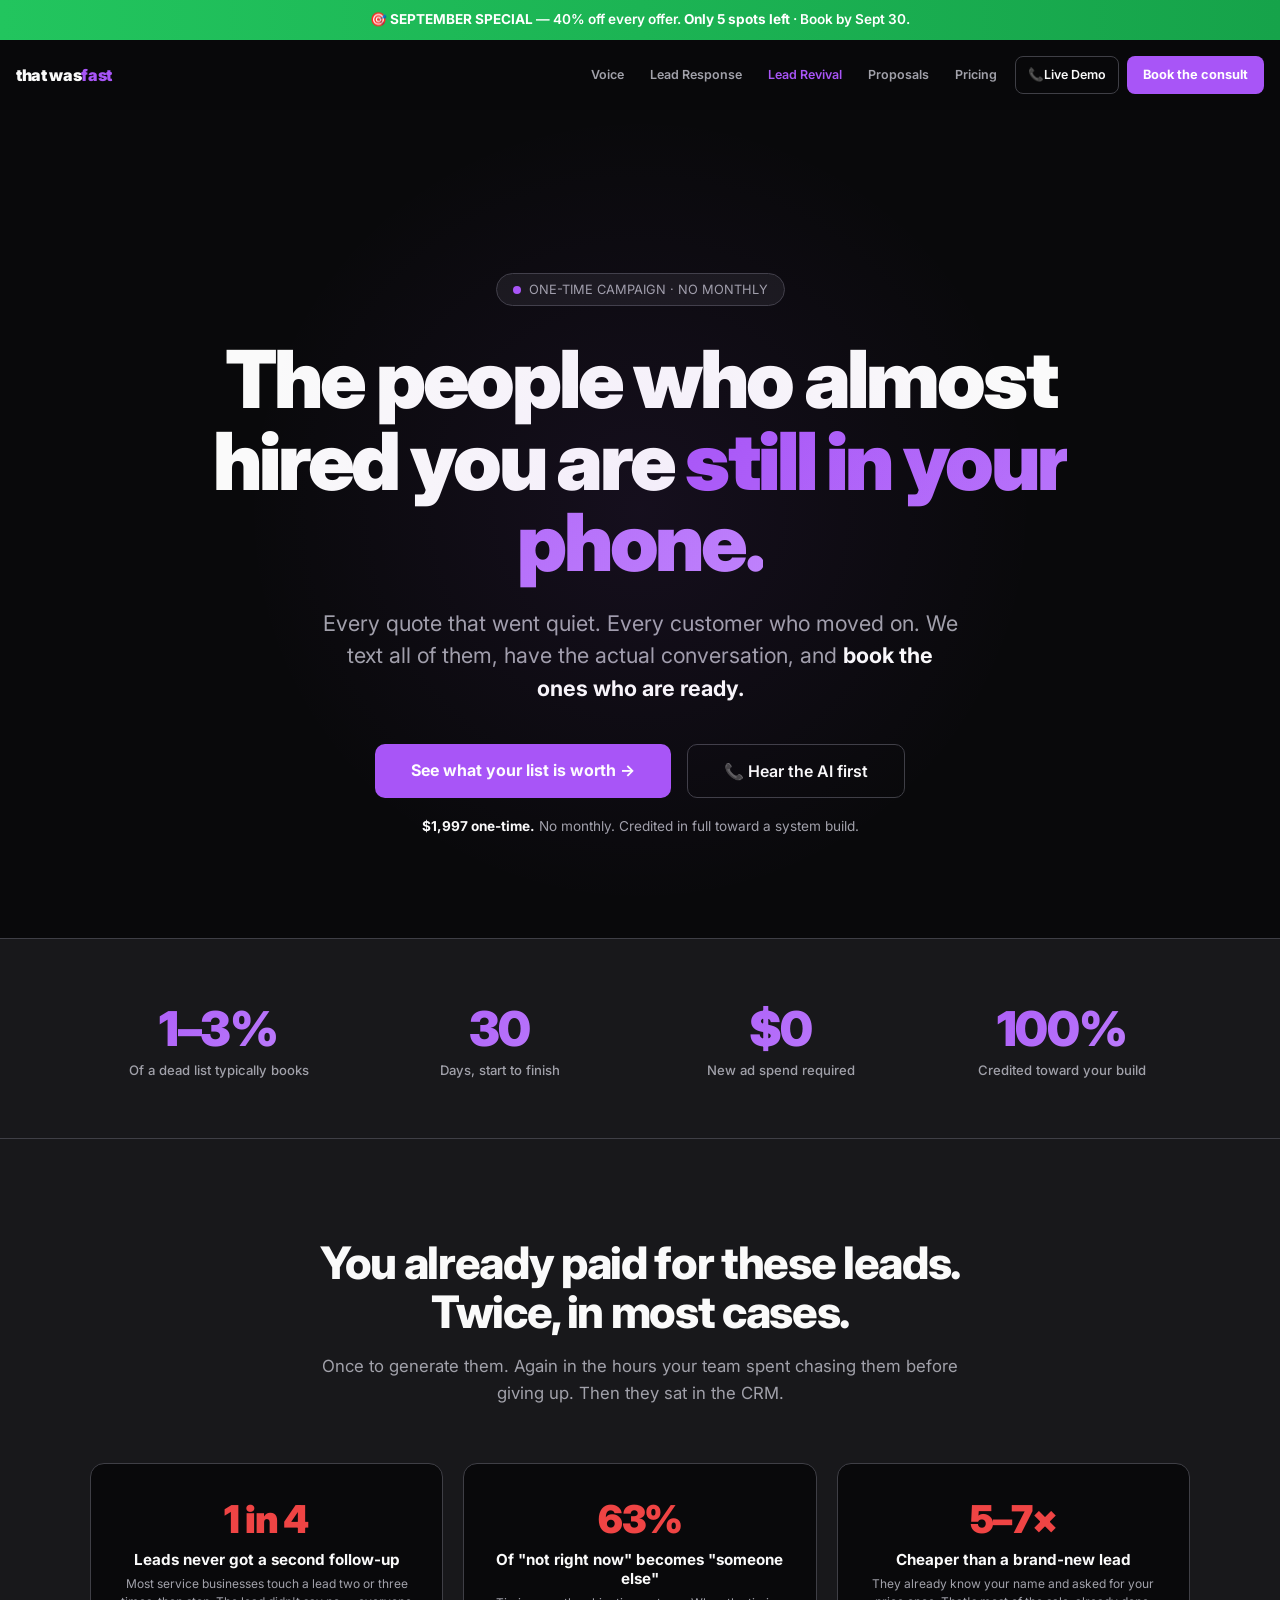
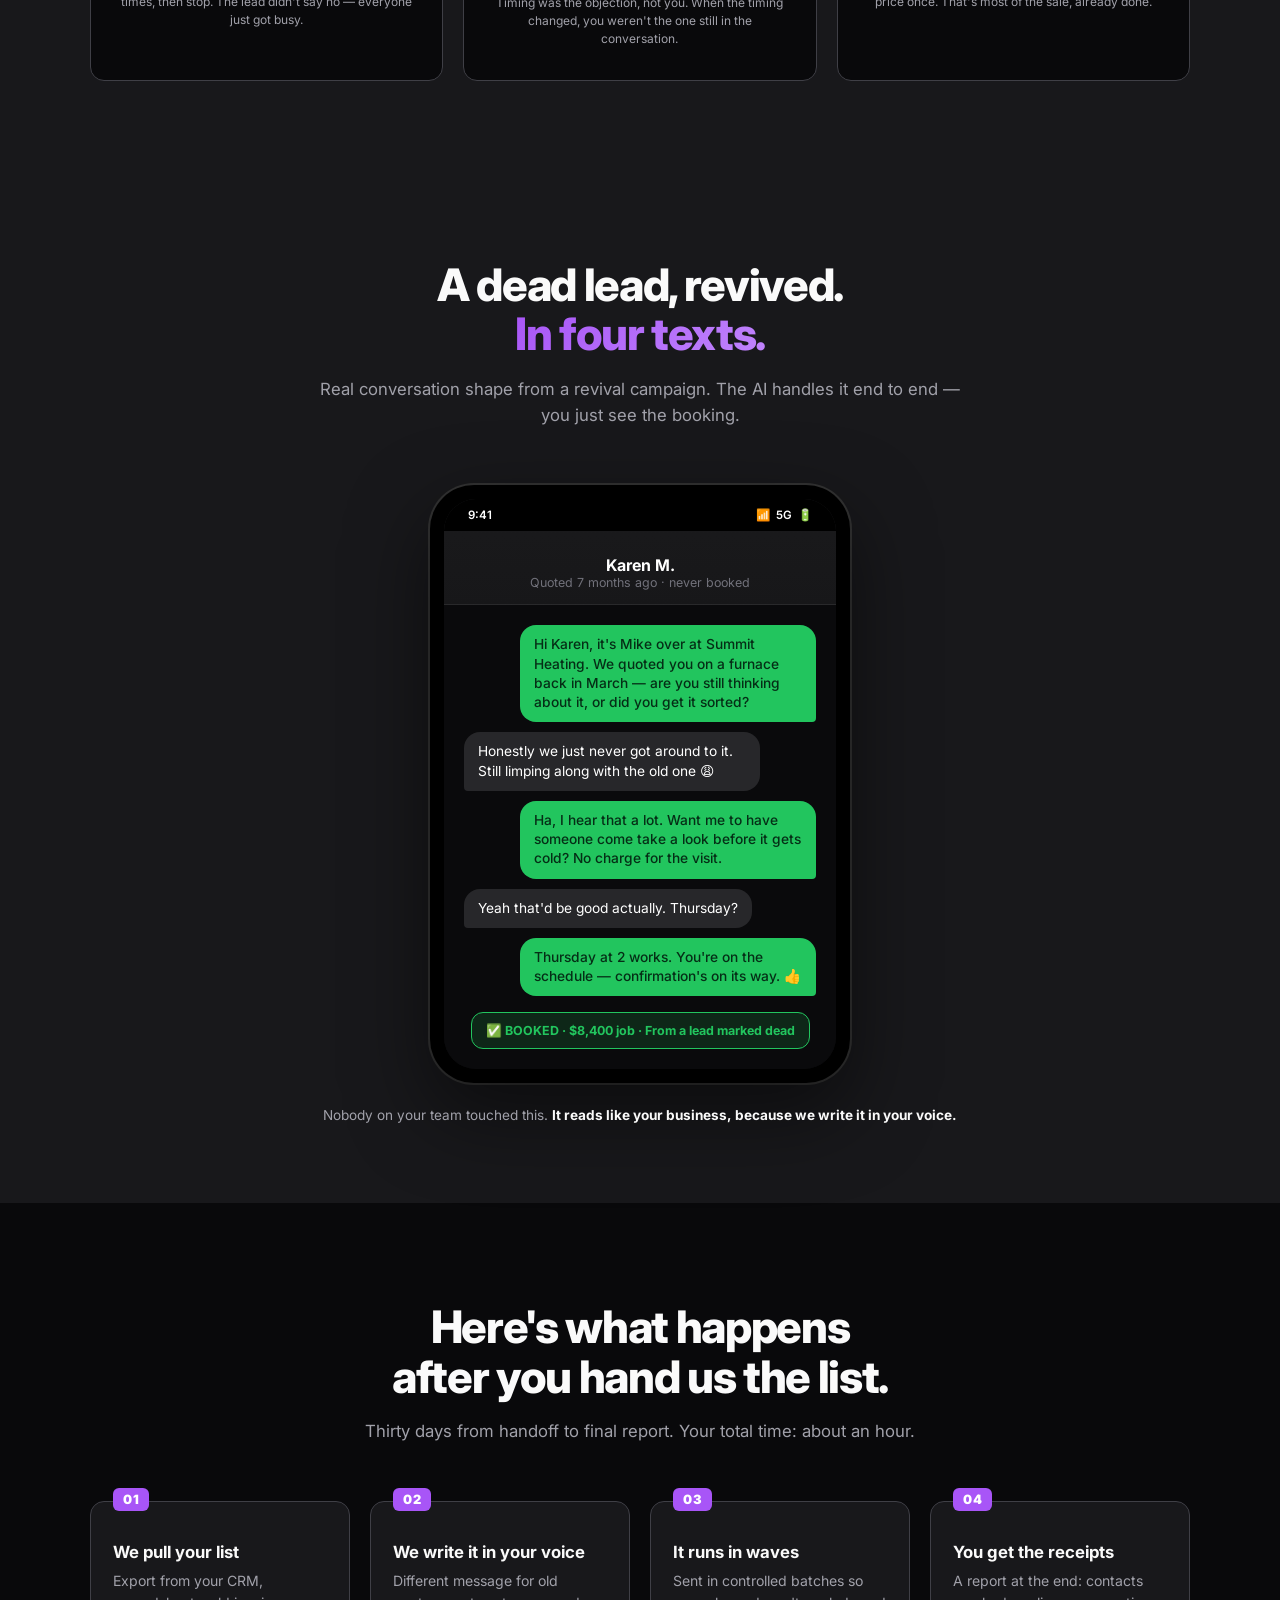
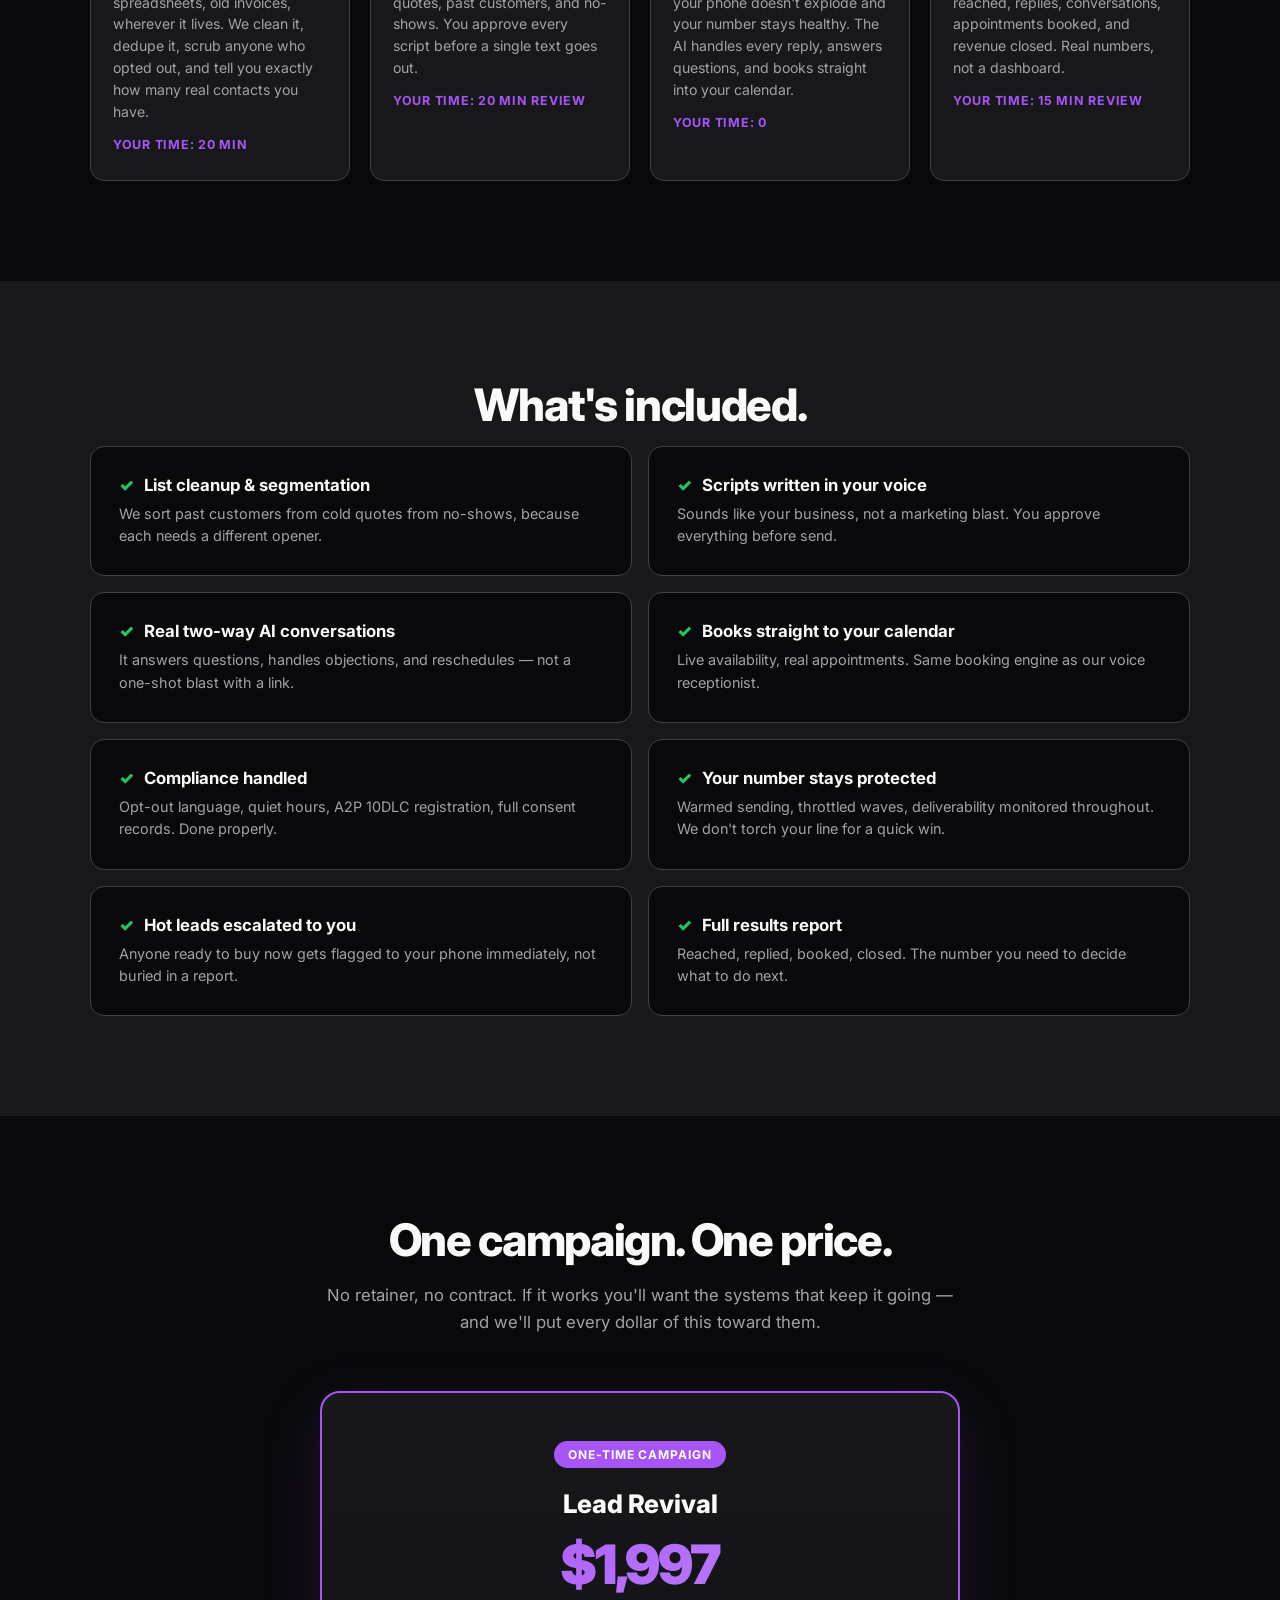
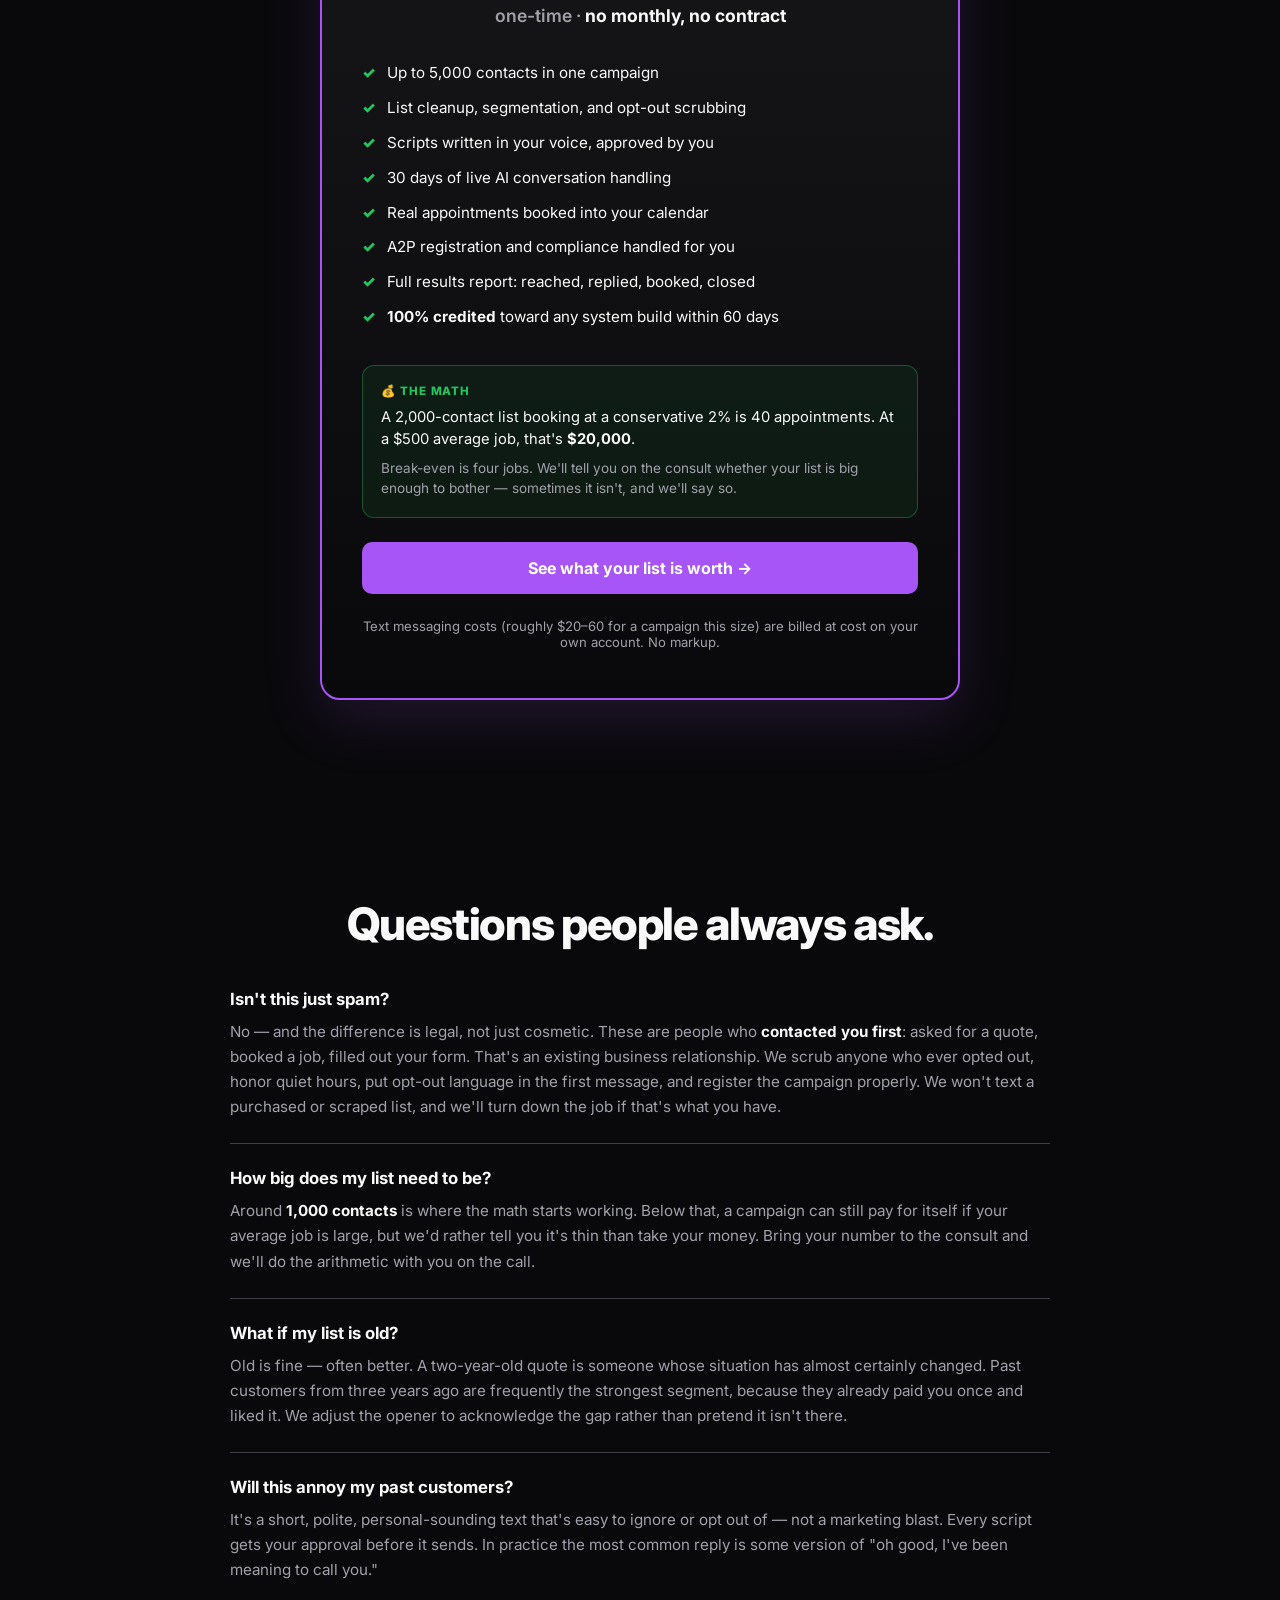
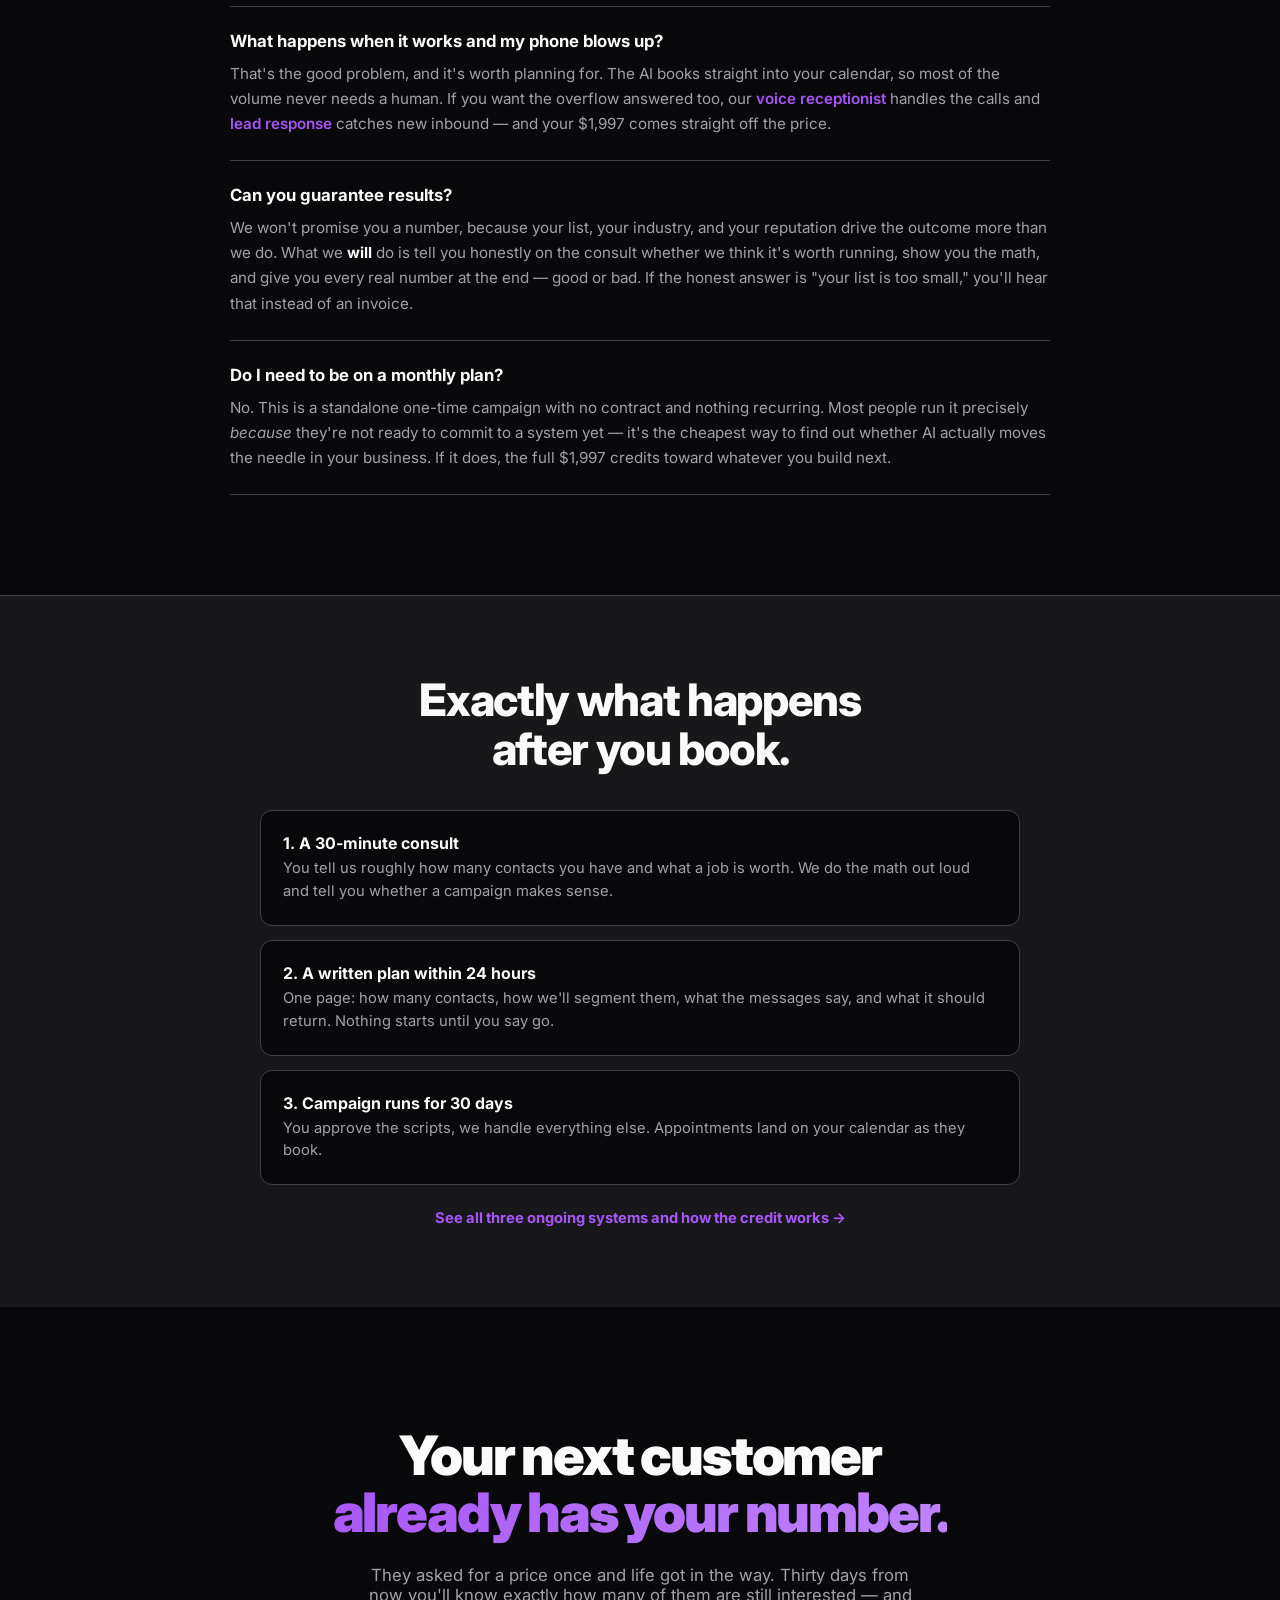
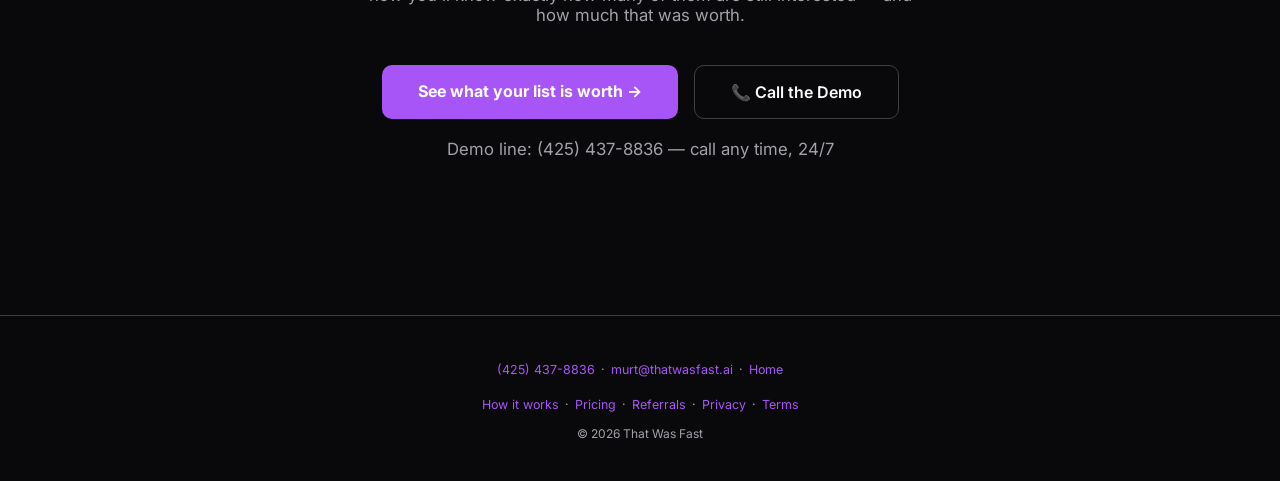
<file: lead-revival/index.html>
<!DOCTYPE html>
<html lang="en">
<head>
<meta charset="UTF-8">
<meta name="viewport" content="width=device-width,initial-scale=1">
<title>Lead Revival — Turn Old Leads Into Booked Jobs | That Was Fast</title>
<meta name="description" content="The people who almost hired you are still in your phone. Our AI texts every old lead and past customer, has the conversation, and books the ones who are ready. $1,997 one-time, credited toward your build.">
<meta property="og:title" content="Lead Revival — Turn Old Leads Into Booked Jobs">
<meta property="og:description" content="The 2,000 people who almost hired you are still in your phone. We text every one and book the ones who are ready.">
<meta property="og:type" content="website">
<meta property="og:url" content="https://thatwasfast.ai/lead-revival/">
<meta property="og:image" content="https://thatwasfast.ai/og-image.png">
<meta name="twitter:card" content="summary_large_image">
<meta name="twitter:title" content="Lead Revival — Turn Old Leads Into Booked Jobs">
<meta name="twitter:description" content="Your old leads aren't dead. They're just unworked.">
<meta name="twitter:image" content="https://thatwasfast.ai/og-image.png">
<link rel="icon" href="/favicon.ico" type="image/x-icon">
<link rel="icon" href="/icon-192.png" type="image/png" sizes="192x192">
<link rel="apple-touch-icon" href="/icon-192.png">
<link rel="preconnect" href="https://fonts.googleapis.com"><link rel="preconnect" href="https://fonts.gstatic.com" crossorigin>
<link href="https://fonts.googleapis.com/css2?family=Inter:wght@400;500;600;700;800;900&display=swap" rel="stylesheet">
<!-- Meta Pixel -->
<script>
!function(f,b,e,v,n,t,s){if(f.fbq)return;n=f.fbq=function(){n.callMethod?n.callMethod.apply(n,arguments):n.queue.push(arguments)};if(!f._fbq)f._fbq=n;n.push=n;n.loaded=!0;n.version='2.0';n.queue=[];t=b.createElement(e);t.async=!0;t.src=v;s=b.getElementsByTagName(e)[0];s.parentNode.insertBefore(t,s)}(window,document,'script','https://connect.facebook.net/en_US/fbevents.js');
fbq('init','1116154840839854');
fbq('track','PageView');
fbq('track','ViewContent',{content_name:'Lead Revival',content_category:'lead-revival'});
</script>
<noscript><img height="1" width="1" style="display:none" src="https://www.facebook.com/tr?id=1116154840839854&ev=PageView&noscript=1"/></noscript>
<!-- CAPI helper -->
<script>
window.TWF_CAPI='https://thatwasfast-capi.murtazajafferji.workers.dev';
window.twfCapiSend=function(name,data){
  var id=(crypto.randomUUID?crypto.randomUUID():Date.now()+'-'+Math.random().toString(36).slice(2));
  try{
    var m=document.cookie.match(/_fbc=([^;]+)/); var fbc=m?m[1]:null;
    var p=document.cookie.match(/_fbp=([^;]+)/); var fbp=p?p[1]:null;
    if(window.fbq)fbq('track',name,data||{},{eventID:id});
    fetch(window.TWF_CAPI,{method:'POST',headers:{'Content-Type':'application/json'},keepalive:true,body:JSON.stringify({event_name:name,event_id:id,event_source_url:location.href,custom_data:data||{},user_data:{fbc:fbc,fbp:fbp}})}).catch(function(){});
  }catch(e){}
};
</script>
<!-- Google Analytics + Google Ads -->
<script async src="https://www.googletagmanager.com/gtag/js?id=G-YH6KCPB6RQ"></script>
<script>
window.dataLayer=window.dataLayer||[];
function gtag(){dataLayer.push(arguments)}
gtag('js',new Date());
gtag('config','G-YH6KCPB6RQ',{page_title:'Lead Revival Offer',page_path:'/lead-revival/'});
gtag('config','AW-18429599857');
document.addEventListener('DOMContentLoaded',function(){
  document.querySelectorAll('a[href*="cal.com/thatwasfast"]').forEach(function(a){
    a.addEventListener('click',function(){
      var loc=a.closest('nav')?'nav':(a.closest('.final')?'final':(a.closest('.price-card')?'pricing':'hero'));
      gtag('event','book_call_click',{page:'lead-revival',cta_location:loc});
      gtag('event','generate_lead',{offer:'lead-revival',source:loc});
      gtag('event','conversion',{send_to:'AW-18429599857/LSiECJ2E_O0cEPHA9dNE',value:500,currency:'USD'});
      if(window.twfCapiSend)twfCapiSend('Lead',{content_name:'Book a Call',content_category:'lead-revival',source:loc,value:500,currency:'USD'});
    });
  });
});
</script>
<style>
:root{--bg:#09090b;--surface:#18181b;--surface2:#27272a;--border:#3f3f46;--text:#fafafa;--muted:#a1a1aa;--gold:#a855f7;--gold2:#c084fc;--white:#fff;--red:#ef4444;--green:#22c55e;--max:1100px}
*{box-sizing:border-box;margin:0;padding:0}
html{scroll-behavior:smooth}
html,body{overflow-x:hidden}
body{font-family:'Inter',system-ui,sans-serif;background:var(--bg);color:var(--text);-webkit-font-smoothing:antialiased}
a{color:inherit;text-decoration:none}

nav{position:sticky;top:0;z-index:100;padding:16px 16px;display:flex;align-items:center;justify-content:space-between;background:rgba(9,9,11,.8);backdrop-filter:blur(20px)}
.logo{font-weight:900;font-size:1rem;letter-spacing:-.02em;white-space:nowrap}
.logo span{color:var(--gold)}
.nav-cta{padding:8px 16px;background:var(--gold);color:var(--white);font-weight:700;font-size:.82rem;border-radius:8px;transition:transform .15s;white-space:nowrap}
.nav-cta:hover{transform:scale(1.04)}

.hero{min-height:92vh;display:flex;flex-direction:column;align-items:center;justify-content:center;text-align:center;padding:140px 24px 80px;position:relative}
.hero::before{content:'';position:absolute;top:0;left:50%;transform:translateX(-50%);width:100%;max-width:800px;height:800px;background:radial-gradient(circle,rgba(168,85,247,.08) 0%,transparent 70%);pointer-events:none}
.eyebrow{display:inline-flex;align-items:center;gap:8px;padding:8px 16px;background:var(--surface);border:1px solid var(--border);border-radius:999px;font-size:.8rem;color:var(--muted);margin-bottom:32px}
.eyebrow .dot{width:8px;height:8px;border-radius:50%;background:var(--gold);animation:pulse 2s infinite}
@keyframes pulse{0%,100%{opacity:1}50%{opacity:.4}}
.hero h1{font-size:clamp(2.6rem,6.5vw,5rem);font-weight:900;line-height:1.02;letter-spacing:-.04em;max-width:920px}
.hero h1 span{background:linear-gradient(135deg,var(--gold),var(--gold2));-webkit-background-clip:text;-webkit-text-fill-color:transparent;background-clip:text}
.hero-sub{font-size:clamp(1.1rem,2.2vw,1.35rem);color:var(--muted);margin-top:24px;max-width:640px;line-height:1.5}
.hero-sub strong{color:var(--text)}
.hero-cta-row{margin-top:40px;display:flex;gap:16px;flex-wrap:wrap;justify-content:center}
.btn-primary{padding:16px 36px;background:var(--gold);color:var(--white);font-weight:700;font-size:1rem;border-radius:10px;border:0;cursor:pointer;transition:transform .15s,box-shadow .15s;display:inline-block}
.btn-primary:hover{transform:translateY(-2px);box-shadow:0 12px 40px rgba(168,85,247,.25)}
.btn-ghost{padding:16px 36px;background:transparent;border:1.5px solid var(--border);color:var(--text);font-weight:600;font-size:1rem;border-radius:10px;cursor:pointer;transition:border-color .2s;display:inline-block}
.btn-ghost:hover{border-color:var(--gold)}
.hero-note{margin-top:20px;font-size:.85rem;color:var(--muted)}

.stats{padding:60px 24px;border-top:1px solid var(--border);border-bottom:1px solid var(--border);background:var(--surface)}
.stats-inner{max-width:var(--max);margin:0 auto;display:grid;grid-template-columns:repeat(4,1fr);gap:24px;text-align:center}
.stat-num{font-size:clamp(2rem,4vw,3rem);font-weight:900;letter-spacing:-.03em;background:linear-gradient(135deg,var(--gold),var(--gold2));-webkit-background-clip:text;-webkit-text-fill-color:transparent;background-clip:text}
.stat-label{font-size:.82rem;color:var(--muted);margin-top:4px;font-weight:500}
@media(max-width:600px){.stats-inner{grid-template-columns:repeat(2,1fr)}}

section{padding:100px 24px}
.section-inner{max-width:var(--max);margin:0 auto}
.section-title{font-size:clamp(1.8rem,4vw,2.8rem);font-weight:800;line-height:1.1;letter-spacing:-.03em;margin-bottom:16px;text-align:center}
.section-sub{color:var(--muted);font-size:1.05rem;max-width:640px;margin:0 auto 56px;text-align:center;line-height:1.6}
.section-sub strong{color:var(--text)}

.problem{background:var(--surface)}
.p-grid{display:grid;grid-template-columns:repeat(3,1fr);gap:20px}
.p-stat{background:var(--bg);border:1px solid var(--border);border-radius:14px;padding:32px 24px;text-align:center}
.p-stat .num{font-size:2.4rem;font-weight:900;color:var(--red);letter-spacing:-.03em;margin-bottom:8px}
.p-stat .label{font-size:.95rem;font-weight:700;margin-bottom:6px}
.p-stat .cite{font-size:.75rem;color:var(--muted);line-height:1.5}
@media(max-width:700px){.p-grid{grid-template-columns:1fr}}

.solution-flow{display:grid;grid-template-columns:repeat(4,1fr);gap:20px;position:relative}
.s-step{background:var(--surface);border:1px solid var(--border);border-radius:14px;padding:28px 22px;position:relative;transition:border-color .2s}
.s-step:hover{border-color:var(--gold)}
.s-num{position:absolute;top:-14px;left:22px;background:var(--gold);color:var(--white);font-weight:900;font-size:.8rem;padding:4px 10px;border-radius:6px;letter-spacing:.05em}
.s-step h3{font-size:1.05rem;font-weight:700;margin:12px 0 8px}
.s-step p{font-size:.88rem;color:var(--muted);line-height:1.55}
.s-step .time{font-size:.78rem;font-weight:700;color:var(--gold);margin-top:14px;text-transform:uppercase;letter-spacing:.06em}
@media(max-width:900px){.solution-flow{grid-template-columns:repeat(2,1fr)}}
@media(max-width:500px){.solution-flow{grid-template-columns:1fr}}

.features{background:var(--surface)}
.f-grid{display:grid;grid-template-columns:repeat(2,1fr);gap:16px}
.f{background:var(--bg);border:1px solid var(--border);border-radius:14px;padding:28px}
.f h3{font-size:1.05rem;font-weight:700;margin-bottom:8px;display:flex;align-items:center;gap:10px}
.f h3 .check{color:var(--green);font-weight:900}
.f p{font-size:.9rem;color:var(--muted);line-height:1.55}
@media(max-width:700px){.f-grid{grid-template-columns:1fr}}

.pricing-inner{max-width:640px;margin:0 auto}
.price-card{background:linear-gradient(180deg,var(--surface) 0%,var(--bg) 100%);border:2px solid var(--gold);border-radius:20px;padding:48px 40px;text-align:center;box-shadow:0 20px 60px rgba(168,85,247,.15)}
.price-tag{display:inline-block;background:var(--gold);color:var(--white);font-weight:700;font-size:.75rem;padding:6px 14px;border-radius:999px;letter-spacing:.08em;text-transform:uppercase;margin-bottom:20px}
.price-name{font-size:1.6rem;font-weight:800;margin-bottom:12px}
.price-amount{font-size:3.4rem;font-weight:900;letter-spacing:-.04em;background:linear-gradient(135deg,var(--gold),var(--gold2));-webkit-background-clip:text;-webkit-text-fill-color:transparent;background-clip:text}
.price-plus{font-size:1.1rem;color:var(--muted);font-weight:600;margin-top:8px}
.price-plus strong{color:var(--text)}
.price-list{text-align:left;margin:36px 0;display:flex;flex-direction:column;gap:12px}
.price-list li{list-style:none;display:flex;gap:12px;align-items:flex-start;font-size:.95rem;line-height:1.5}
.price-list .check{color:var(--green);font-weight:900;flex-shrink:0}
.price-note{font-size:.82rem;color:var(--muted);margin-top:24px}

.faq-inner{max-width:820px;margin:0 auto}
.faq-item{border-bottom:1px solid var(--border);padding:24px 0}
.faq-q{font-size:1.05rem;font-weight:700;margin-bottom:10px}
.faq-a{font-size:.95rem;color:var(--muted);line-height:1.65}
.faq-a strong{color:var(--text)}

.final{padding:120px 24px;text-align:center}
.final h2{font-size:clamp(2rem,5vw,3.4rem);font-weight:900;letter-spacing:-.04em;line-height:1.05;max-width:800px;margin:0 auto 24px}
.final h2 span{background:linear-gradient(135deg,var(--gold),var(--gold2));-webkit-background-clip:text;-webkit-text-fill-color:transparent;background-clip:text}
.final p{font-size:1.05rem;color:var(--muted);margin-bottom:36px;max-width:560px;margin-left:auto;margin-right:auto}

footer{padding:40px 24px;border-top:1px solid var(--border);text-align:center}
footer p{font-size:.78rem;color:var(--muted)}
footer a{color:var(--gold)}

@media(max-width:480px){
nav{padding:12px 12px}
.nav-cta{padding:7px 12px;font-size:.75rem}
.logo{font-size:.88rem}
.hero{padding-top:40px;min-height:auto;padding-bottom:60px}
.hero h1{font-size:2rem}
.hero-sub{font-size:.95rem}
.hero-cta-row{flex-direction:column;align-items:center;gap:12px}
.btn-primary,.btn-ghost{width:100%;max-width:300px;text-align:center;justify-content:center}
.stats-inner{grid-template-columns:repeat(2,1fr);gap:12px}
.stat-num{font-size:1.8rem}
section{padding:56px 16px}
.section-title{font-size:1.5rem}
.price-card{padding:32px 20px}
.price-amount{font-size:2.4rem}
}

/* a11y + tap targets (round-2 audit) */
a:focus-visible,button:focus-visible,input:focus-visible,summary:focus-visible{outline:2px solid var(--gold);outline-offset:2px;border-radius:4px}
footer a{display:inline-block;padding:6px 2px}
nav a{display:inline-flex;align-items:center;min-height:38px}
details summary{min-height:32px}
@media(max-width:600px){
  footer a{padding:8px 4px}
}

/* MOBILE NAV — secondary links collapse, logo + primary CTA stay (fix: nav was 642px wide on a 375px screen) */
.nav-secondary{display:flex;gap:8px;align-items:center}
nav .nav-cta{padding:9px 16px;font-size:.8rem}
@media(max-width:860px){
  .nav-secondary{display:none}
  nav{padding:12px 14px;gap:10px}
  nav .nav-cta{padding:10px 14px;font-size:.8rem}
  .nav-phone{display:inline-flex !important;align-items:center;justify-content:center;min-width:42px;height:38px;border:1px solid var(--border);border-radius:8px;font-size:1rem}
  .nav-phone .nav-phone-label{display:none}
  .logo{font-size:.92rem}
}
@media(max-width:380px){
  nav{padding:10px 12px}
  nav .nav-cta{padding:9px 12px;font-size:.74rem}
  .logo{font-size:.85rem}
}

/* PROMO BAR — mobile compaction */
.promo-bar{font-size:.85rem;line-height:1.45}
@media(max-width:600px){
  .promo-bar{font-size:.74rem;padding:8px 12px !important;line-height:1.35}
  .promo-bar .promo-long{display:none}
}

/* CTA BUTTONS — were wrapping to 2 lines on every phone width.
   40px side padding + a 300px cap left ~220px for ~230px of text. */
.btn-primary,.btn-ghost{white-space:nowrap}
@media(max-width:600px){
  .btn-primary,.btn-ghost{
    padding-left:20px !important;padding-right:20px !important;
    font-size:.95rem !important;
    max-width:340px !important;width:100% !important;
    white-space:nowrap;
  }
}
@media(max-width:340px){
  .btn-primary,.btn-ghost{font-size:.8rem !important;padding-left:10px !important;padding-right:10px !important;letter-spacing:-.01em}
}
</style>
<link rel="canonical" href="https://thatwasfast.ai/lead-revival/">
<script type="application/ld+json">
{"@context":"https://schema.org","@type":"Service","name":"Lead Revival","description":"An AI texting campaign that revives old leads and past customers in your CRM, has real two-way conversations, and books the ones who are ready.","provider":{"@type":"Organization","name":"That Was Fast","url":"https://thatwasfast.ai/"},"areaServed":"US","offers":{"@type":"Offer","priceCurrency":"USD","price":"1997","description":"$1,997 one-time campaign. No monthly. Credited in full toward a system build within 60 days."}}
</script>
<script>
(function(){
  var page = location.pathname.replace(/\/$/,'').split('/').pop() || 'home';
  document.addEventListener('click', function(e){
    var a = e.target.closest('a[href*="cal.com/thatwasfast"]');
    if (!a) return;
    if (a.dataset.twfTracked) return;
    a.dataset.twfTracked = '1';
    var event = (new URL(a.href).searchParams.get('event')) || page;
    try{
      if (window.gtag) gtag('event', 'book_call_click', {page: page, source: 'auto', event_type: event});
      if (window.gtag) gtag('event', 'generate_lead', {offer: event, source: 'auto'});
      if (window.twfCapiSend) twfCapiSend('Lead', {content_name: 'Book a Call', content_category: event, value: 500, currency: 'USD'});
      if (window.fbq) fbq('track', 'Lead', {content_name: 'Book a Call', content_category: event, value: 500, currency: 'USD'});
    } catch(err){}
    setTimeout(function(){ delete a.dataset.twfTracked; }, 3000);
  }, true);
  document.addEventListener('click', function(e){
    var a = e.target.closest('a[href^="tel:+1425"]');
    if (!a) return;
    if (a.dataset.twfCalltracked) return;
    a.dataset.twfCalltracked = '1';
    try{
      if (window.gtag) gtag('event', 'demo_call', {page: page, source: 'auto'});
      if (window.twfCapiSend) twfCapiSend('Contact', {content_name: 'Demo Call', content_category: page});
      if (window.fbq) fbq('track', 'Contact', {content_name: 'Demo Call'});
    } catch(err){}
    setTimeout(function(){ delete a.dataset.twfCalltracked; }, 3000);
  }, true);
})();
</script>
</head><body>
<div class="promo-bar" style="background:linear-gradient(90deg,#22c55e,#16a34a);color:#fff;text-align:center;padding:10px 16px;font-weight:600;position:relative;z-index:101"><strong>🎯 SEPTEMBER SPECIAL</strong> — 40% off<span class="promo-long"> every offer</span>. <strong id="spots-left">Only 5 spots left</strong><span class="promo-long"> · Book by Sept 30</span>.</div>

<nav>
<a href="/" class="logo">that was <span>fast</span></a>
<div style="display:flex;gap:8px;align-items:center">
<span class="nav-secondary" style="gap:6px"><a href="/voice-receptionist/" style="padding:6px 10px;font-size:.78rem;color:var(--muted);text-decoration:none;font-weight:600">Voice</a>
<a href="/lead-response/" style="padding:6px 10px;font-size:.78rem;color:var(--muted);text-decoration:none;font-weight:600">Lead Response</a>
<a href="/lead-revival/" style="padding:6px 10px;font-size:.78rem;color:var(--gold);text-decoration:none;font-weight:600">Lead Revival</a>
<a href="/auto-proposal/" style="padding:6px 10px;font-size:.78rem;color:var(--muted);text-decoration:none;font-weight:600">Proposals</a>
<a href="/pricing/" style="padding:8px 10px;font-size:.78rem;font-weight:600;color:var(--muted)">Pricing</a></span>
<a href="tel:+14254378836" class="nav-phone" aria-label="Call the live AI demo at (425) 437-8836" style="padding:8px 12px;background:transparent;border:1px solid var(--border);color:var(--text);font-weight:600;font-size:.78rem;border-radius:8px;white-space:nowrap">📞<span class="nav-phone-label"> Live Demo</span></a>
<a href="https://cal.com/thatwasfast/30min?event=lead-revival" target="_blank" rel="noopener" class="nav-cta">Book the consult</a>
</div>
</nav>

<section class="hero">
<div class="eyebrow"><span class="dot"></span>ONE-TIME CAMPAIGN · NO MONTHLY</div>
<h1>The people who almost hired you are <span>still in your phone.</span></h1>
<p class="hero-sub">Every quote that went quiet. Every customer who moved on. We text all of them, have the actual conversation, and <strong>book the ones who are ready.</strong></p>
<div class="hero-cta-row">
<a href="https://cal.com/thatwasfast/30min?event=lead-revival" target="_blank" rel="noopener" class="btn-primary">See what your list is worth →</a>
<a href="tel:+14254378836" class="btn-ghost">📞 Hear the AI first</a>
</div>
<p class="hero-note"><strong style="color:var(--text)">$1,997 one-time.</strong> No monthly. Credited in full toward a system build.</p>
</section>

<section class="stats">
<div class="stats-inner">
<div><div class="stat-num">1&ndash;3%</div><div class="stat-label">Of a dead list typically books</div></div>
<div><div class="stat-num">30</div><div class="stat-label">Days, start to finish</div></div>
<div><div class="stat-num">$0</div><div class="stat-label">New ad spend required</div></div>
<div><div class="stat-num">100%</div><div class="stat-label">Credited toward your build</div></div>
</div>
</section>

<section class="problem">
<div class="section-inner">
<h2 class="section-title">You already paid for these leads.<br>Twice, in most cases.</h2>
<p class="section-sub">Once to generate them. Again in the hours your team spent chasing them before giving up. Then they sat in the CRM.</p>
<div class="p-grid">
<div class="p-stat"><div class="num">1 in 4</div><div class="label">Leads never got a second follow-up</div><div class="cite">Most service businesses touch a lead two or three times, then stop. The lead didn't say no &mdash; everyone just got busy.</div></div>
<div class="p-stat"><div class="num">63%</div><div class="label">Of "not right now" becomes "someone else"</div><div class="cite">Timing was the objection, not you. When the timing changed, you weren't the one still in the conversation.</div></div>
<div class="p-stat"><div class="num">5&ndash;7×</div><div class="label">Cheaper than a brand-new lead</div><div class="cite">They already know your name and asked for your price once. That's most of the sale, already done.</div></div>
</div>
</div>
</section>

<section style="padding:80px 24px;background:var(--surface)">
<div style="max-width:920px;margin:0 auto">
<h2 class="section-title">A dead lead, revived.<br><span style="background:linear-gradient(135deg,var(--gold),var(--gold2));-webkit-background-clip:text;-webkit-text-fill-color:transparent;background-clip:text">In four texts.</span></h2>
<p class="section-sub">Real conversation shape from a revival campaign. The AI handles it end to end &mdash; you just see the booking.</p>
<div style="max-width:420px;margin:0 auto;background:#000;border-radius:44px;padding:14px;box-shadow:0 30px 80px rgba(0,0,0,.5),0 0 0 2px #333">
<div style="background:linear-gradient(180deg,#1a1a1c 0%,#0a0a0c 100%);border-radius:32px;overflow:hidden">
<div style="height:32px;background:#000;display:flex;align-items:center;justify-content:space-between;padding:0 24px;font-size:.72rem;color:#fff;font-weight:600"><span>9:41</span><div style="display:flex;gap:6px;align-items:center"><span>📶</span><span>5G</span><span>🔋</span></div></div>
<div style="padding:24px 20px 14px;text-align:center;border-bottom:1px solid rgba(255,255,255,.08)">
<div style="font-size:1rem;font-weight:700;color:#fff">Karen M.</div>
<div style="font-size:.78rem;color:#71717a">Quoted 7 months ago &middot; never booked</div>
</div>
<div style="padding:20px;display:flex;flex-direction:column;gap:10px;background:#0a0a0c">
<div style="align-self:flex-end;max-width:84%;background:#22c55e;color:#052e16;padding:10px 14px;border-radius:16px 16px 4px 16px;font-size:.86rem;line-height:1.4;font-weight:500">Hi Karen, it's Mike over at Summit Heating. We quoted you on a furnace back in March &mdash; are you still thinking about it, or did you get it sorted?</div>
<div style="align-self:flex-start;max-width:84%;background:#27272a;color:#fff;padding:10px 14px;border-radius:16px 16px 16px 4px;font-size:.86rem;line-height:1.4">Honestly we just never got around to it. Still limping along with the old one 😩</div>
<div style="align-self:flex-end;max-width:84%;background:#22c55e;color:#052e16;padding:10px 14px;border-radius:16px 16px 4px 16px;font-size:.86rem;line-height:1.4;font-weight:500">Ha, I hear that a lot. Want me to have someone come take a look before it gets cold? No charge for the visit.</div>
<div style="align-self:flex-start;max-width:84%;background:#27272a;color:#fff;padding:10px 14px;border-radius:16px 16px 16px 4px;font-size:.86rem;line-height:1.4">Yeah that'd be good actually. Thursday?</div>
<div style="align-self:flex-end;max-width:84%;background:#22c55e;color:#052e16;padding:10px 14px;border-radius:16px 16px 4px 16px;font-size:.86rem;line-height:1.4;font-weight:500">Thursday at 2 works. You're on the schedule &mdash; confirmation's on its way. 👍</div>
<div style="align-self:center;background:rgba(34,197,94,.15);border:1px solid #22c55e;color:#22c55e;padding:10px 14px;border-radius:12px;font-size:.78rem;font-weight:700;margin-top:6px;text-align:center">✅ BOOKED · $8,400 job · From a lead marked dead</div>
</div>
</div>
</div>
<p style="text-align:center;color:var(--muted);font-size:.85rem;margin-top:24px">Nobody on your team touched this. <strong style="color:var(--text)">It reads like your business, because we write it in your voice.</strong></p>
</div>
</section>

<section id="how">
<div class="section-inner">
<h2 class="section-title">Here's what happens<br>after you hand us the list.</h2>
<p class="section-sub">Thirty days from handoff to final report. Your total time: about an hour.</p>
<div class="solution-flow">
<div class="s-step"><div class="s-num">01</div><h3>We pull your list</h3><p>Export from your CRM, spreadsheets, old invoices, wherever it lives. We clean it, dedupe it, scrub anyone who opted out, and tell you exactly how many real contacts you have.</p><div class="time">Your time: 20 min</div></div>
<div class="s-step"><div class="s-num">02</div><h3>We write it in your voice</h3><p>Different message for old quotes, past customers, and no-shows. You approve every script before a single text goes out.</p><div class="time">Your time: 20 min review</div></div>
<div class="s-step"><div class="s-num">03</div><h3>It runs in waves</h3><p>Sent in controlled batches so your phone doesn't explode and your number stays healthy. The AI handles every reply, answers questions, and books straight into your calendar.</p><div class="time">Your time: 0</div></div>
<div class="s-step"><div class="s-num">04</div><h3>You get the receipts</h3><p>A report at the end: contacts reached, replies, conversations, appointments booked, and revenue closed. Real numbers, not a dashboard.</p><div class="time">Your time: 15 min review</div></div>
</div>
</div>
</section>

<section class="features">
<div class="section-inner">
<h2 class="section-title">What's included.</h2>
<div class="f-grid">
<div class="f"><h3><span class="check">✓</span> List cleanup &amp; segmentation</h3><p>We sort past customers from cold quotes from no-shows, because each needs a different opener.</p></div>
<div class="f"><h3><span class="check">✓</span> Scripts written in your voice</h3><p>Sounds like your business, not a marketing blast. You approve everything before send.</p></div>
<div class="f"><h3><span class="check">✓</span> Real two-way AI conversations</h3><p>It answers questions, handles objections, and reschedules &mdash; not a one-shot blast with a link.</p></div>
<div class="f"><h3><span class="check">✓</span> Books straight to your calendar</h3><p>Live availability, real appointments. Same booking engine as our voice receptionist.</p></div>
<div class="f"><h3><span class="check">✓</span> Compliance handled</h3><p>Opt-out language, quiet hours, A2P 10DLC registration, full consent records. Done properly.</p></div>
<div class="f"><h3><span class="check">✓</span> Your number stays protected</h3><p>Warmed sending, throttled waves, deliverability monitored throughout. We don't torch your line for a quick win.</p></div>
<div class="f"><h3><span class="check">✓</span> Hot leads escalated to you</h3><p>Anyone ready to buy now gets flagged to your phone immediately, not buried in a report.</p></div>
<div class="f"><h3><span class="check">✓</span> Full results report</h3><p>Reached, replied, booked, closed. The number you need to decide what to do next.</p></div>
</div>
</div>
</section>

<section>
<div class="pricing-inner">
<h2 class="section-title">One campaign. One price.</h2>
<p class="section-sub">No retainer, no contract. If it works you'll want the systems that keep it going &mdash; and we'll put every dollar of this toward them.</p>
<div class="price-card">
<div class="price-tag">One-time campaign</div>
<div class="price-name">Lead Revival</div>
<div class="price-amount">$1,997</div>
<div class="price-plus">one-time &middot; <strong>no monthly, no contract</strong></div>
<ul class="price-list">
<li><span class="check">✓</span><span>Up to 5,000 contacts in one campaign</span></li>
<li><span class="check">✓</span><span>List cleanup, segmentation, and opt-out scrubbing</span></li>
<li><span class="check">✓</span><span>Scripts written in your voice, approved by you</span></li>
<li><span class="check">✓</span><span>30 days of live AI conversation handling</span></li>
<li><span class="check">✓</span><span>Real appointments booked into your calendar</span></li>
<li><span class="check">✓</span><span>A2P registration and compliance handled for you</span></li>
<li><span class="check">✓</span><span>Full results report: reached, replied, booked, closed</span></li>
<li><span class="check">✓</span><span><strong>100% credited</strong> toward any system build within 60 days</span></li>
</ul>
<div style="background:rgba(34,197,94,.08);border:1px solid rgba(34,197,94,.35);border-radius:12px;padding:18px;margin-bottom:8px;text-align:left">
<div style="font-size:.72rem;font-weight:800;color:#22c55e;text-transform:uppercase;letter-spacing:.08em;margin-bottom:8px">💰 The math</div>
<p style="font-size:.92rem;line-height:1.5;color:var(--text)">A 2,000-contact list booking at a conservative 2% is 40 appointments. At a $500 average job, that's <strong>$20,000</strong>.</p>
<p style="font-size:.85rem;line-height:1.5;color:var(--muted);margin-top:8px">Break-even is four jobs. We'll tell you on the consult whether your list is big enough to bother &mdash; sometimes it isn't, and we'll say so.</p>
</div>
<a href="https://cal.com/thatwasfast/30min?event=lead-revival" target="_blank" rel="noopener" class="btn-primary" style="width:100%;margin-top:16px">See what your list is worth →</a>
<p class="price-note">Text messaging costs (roughly $20&ndash;60 for a campaign this size) are billed at cost on your own account. No markup.</p>
</div>
</div>
</section>

<section>
<div class="section-inner faq-inner">
<h2 class="section-title">Questions people always ask.</h2>
<div class="faq-item"><div class="faq-q">Isn't this just spam?</div><div class="faq-a">No &mdash; and the difference is legal, not just cosmetic. These are people who <strong>contacted you first</strong>: asked for a quote, booked a job, filled out your form. That's an existing business relationship. We scrub anyone who ever opted out, honor quiet hours, put opt-out language in the first message, and register the campaign properly. We won't text a purchased or scraped list, and we'll turn down the job if that's what you have.</div></div>
<div class="faq-item"><div class="faq-q">How big does my list need to be?</div><div class="faq-a">Around <strong>1,000 contacts</strong> is where the math starts working. Below that, a campaign can still pay for itself if your average job is large, but we'd rather tell you it's thin than take your money. Bring your number to the consult and we'll do the arithmetic with you on the call.</div></div>
<div class="faq-item"><div class="faq-q">What if my list is old?</div><div class="faq-a">Old is fine &mdash; often better. A two-year-old quote is someone whose situation has almost certainly changed. Past customers from three years ago are frequently the strongest segment, because they already paid you once and liked it. We adjust the opener to acknowledge the gap rather than pretend it isn't there.</div></div>
<div class="faq-item"><div class="faq-q">Will this annoy my past customers?</div><div class="faq-a">It's a short, polite, personal-sounding text that's easy to ignore or opt out of &mdash; not a marketing blast. Every script gets your approval before it sends. In practice the most common reply is some version of "oh good, I've been meaning to call you."</div></div>
<div class="faq-item"><div class="faq-q">What happens when it works and my phone blows up?</div><div class="faq-a">That's the good problem, and it's worth planning for. The AI books straight into your calendar, so most of the volume never needs a human. If you want the overflow answered too, our <a href="/voice-receptionist/" style="color:var(--gold);font-weight:600">voice receptionist</a> handles the calls and <a href="/lead-response/" style="color:var(--gold);font-weight:600">lead response</a> catches new inbound &mdash; and your $1,997 comes straight off the price.</div></div>
<div class="faq-item"><div class="faq-q">Can you guarantee results?</div><div class="faq-a">We won't promise you a number, because your list, your industry, and your reputation drive the outcome more than we do. What we <strong>will</strong> do is tell you honestly on the consult whether we think it's worth running, show you the math, and give you every real number at the end &mdash; good or bad. If the honest answer is "your list is too small," you'll hear that instead of an invoice.</div></div>
<div class="faq-item"><div class="faq-q">Do I need to be on a monthly plan?</div><div class="faq-a">No. This is a standalone one-time campaign with no contract and nothing recurring. Most people run it precisely <em>because</em> they're not ready to commit to a system yet &mdash; it's the cheapest way to find out whether AI actually moves the needle in your business. If it does, the full $1,997 credits toward whatever you build next.</div></div>
</div>
</section>

<section style="padding:80px 24px;background:var(--surface);border-top:1px solid var(--border)">
<div class="section-inner" style="max-width:760px">
<h2 class="section-title">Exactly what happens<br>after you book.</h2>
<div style="display:flex;flex-direction:column;gap:14px;margin-top:36px">
<div style="background:var(--bg);border:1px solid var(--border);border-radius:12px;padding:22px"><strong style="display:block;margin-bottom:4px">1. A 30-minute consult</strong><div style="font-size:.92rem;color:var(--muted);line-height:1.55">You tell us roughly how many contacts you have and what a job is worth. We do the math out loud and tell you whether a campaign makes sense.</div></div>
<div style="background:var(--bg);border:1px solid var(--border);border-radius:12px;padding:22px"><strong style="display:block;margin-bottom:4px">2. A written plan within 24 hours</strong><div style="font-size:.92rem;color:var(--muted);line-height:1.55">One page: how many contacts, how we'll segment them, what the messages say, and what it should return. Nothing starts until you say go.</div></div>
<div style="background:var(--bg);border:1px solid var(--border);border-radius:12px;padding:22px"><strong style="display:block;margin-bottom:4px">3. Campaign runs for 30 days</strong><div style="font-size:.92rem;color:var(--muted);line-height:1.55">You approve the scripts, we handle everything else. Appointments land on your calendar as they book.</div></div>
</div>
<p style="margin-top:24px;font-size:.92rem;text-align:center"><a href="/pricing/" style="color:var(--gold);font-weight:700">See all three ongoing systems and how the credit works →</a></p>
</div>
</section>

<section class="final">
<h2>Your next customer<br><span>already has your number.</span></h2>
<p>They asked for a price once and life got in the way. Thirty days from now you'll know exactly how many of them are still interested &mdash; and how much that was worth.</p>
<div class="hero-cta-row">
<a href="https://cal.com/thatwasfast/30min?event=lead-revival" target="_blank" rel="noopener" class="btn-primary">See what your list is worth →</a>
<a href="tel:+14254378836" class="btn-ghost">📞 Call the Demo</a>
</div>
<p class="hero-note">Demo line: (425) 437-8836 &mdash; call any time, 24/7</p>
</section>

<footer>
<p><a href="tel:+14254378836">(425) 437-8836</a> &middot; <a href="mailto:murt@thatwasfast.ai">murt@thatwasfast.ai</a> &middot; <a href="/">Home</a></p>
<p style="margin-top:8px;font-size:.78rem"><a href="/#how">How it works</a> &middot; <a href="/pricing/">Pricing</a> &middot; <a href="/pricing/#referrals">Referrals</a> &middot; <a href="/privacy/">Privacy</a> &middot; <a href="/terms/">Terms</a></p>
<script>document.write('<p style="margin-top:8px;font-size:.75rem;color:var(--muted)">&copy; '+new Date().getFullYear()+' That Was Fast</p>')</script>
</footer>
</body>
</html>
</file>
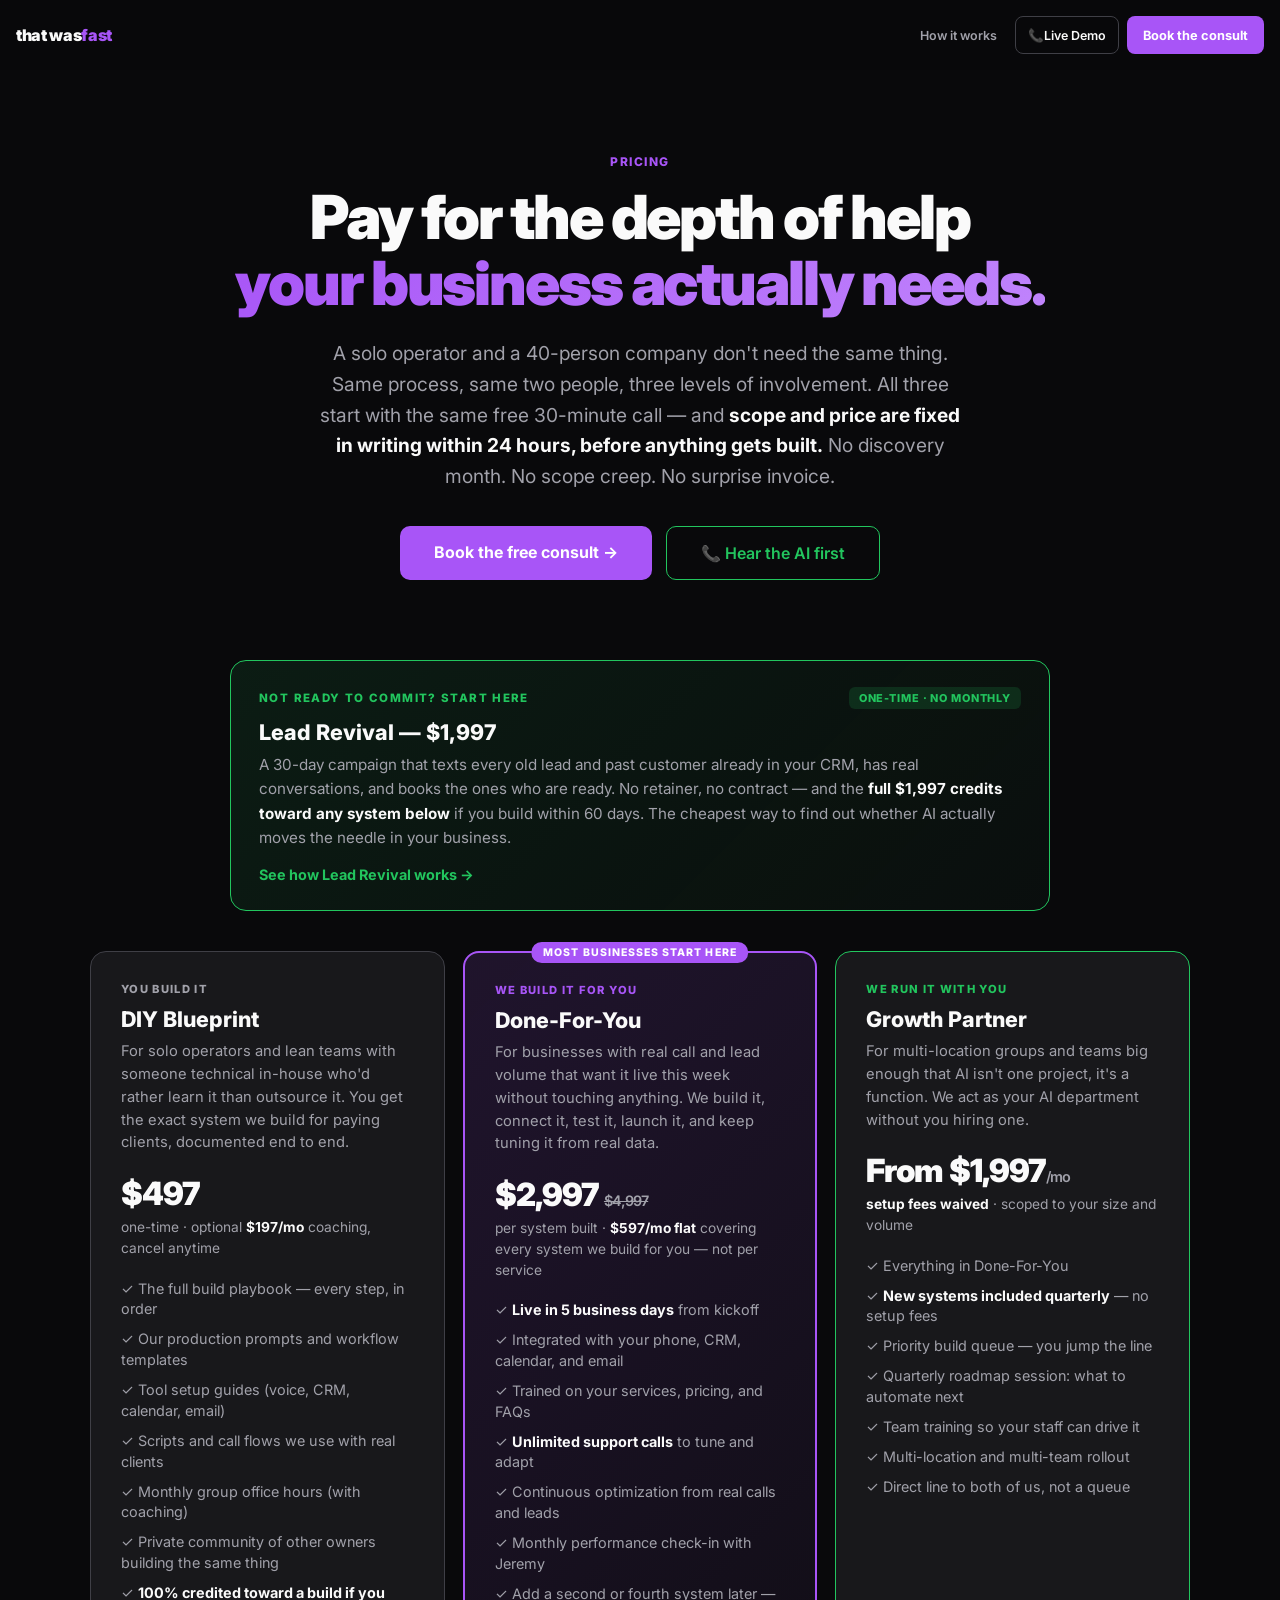
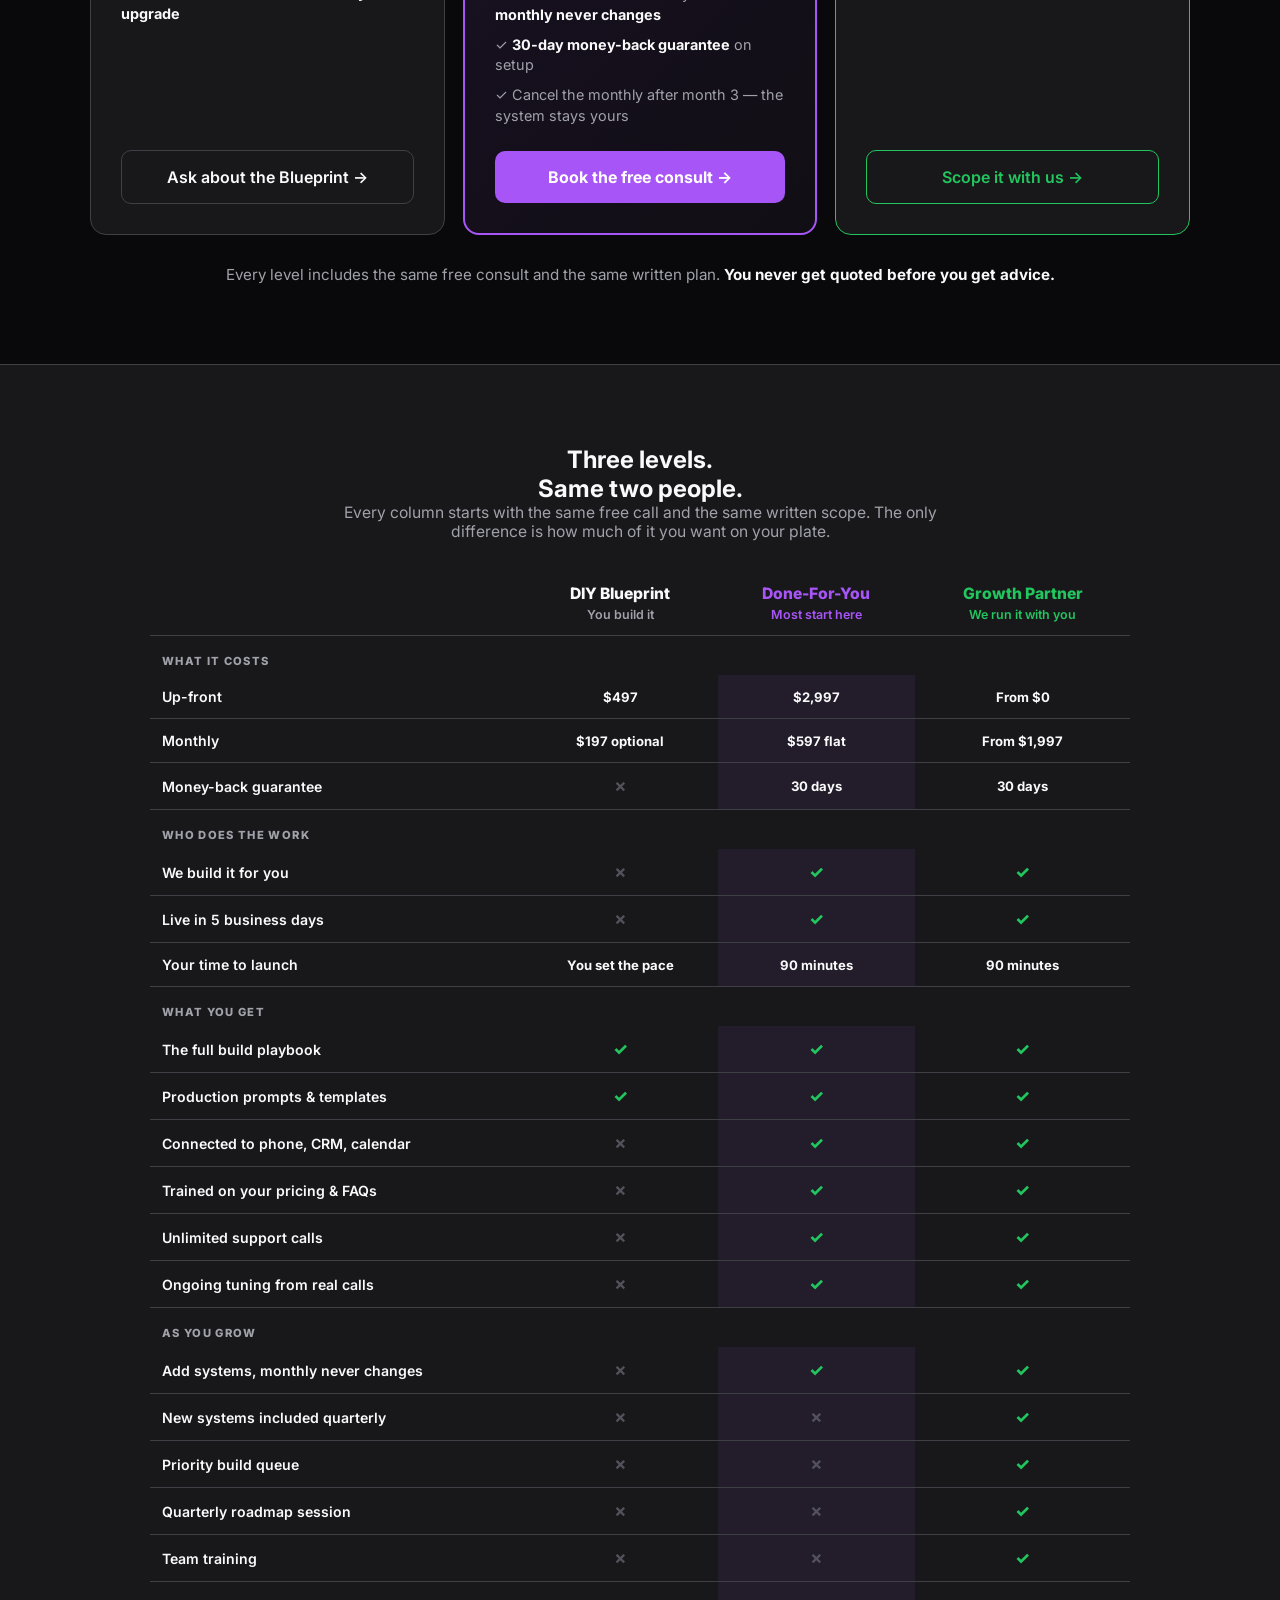
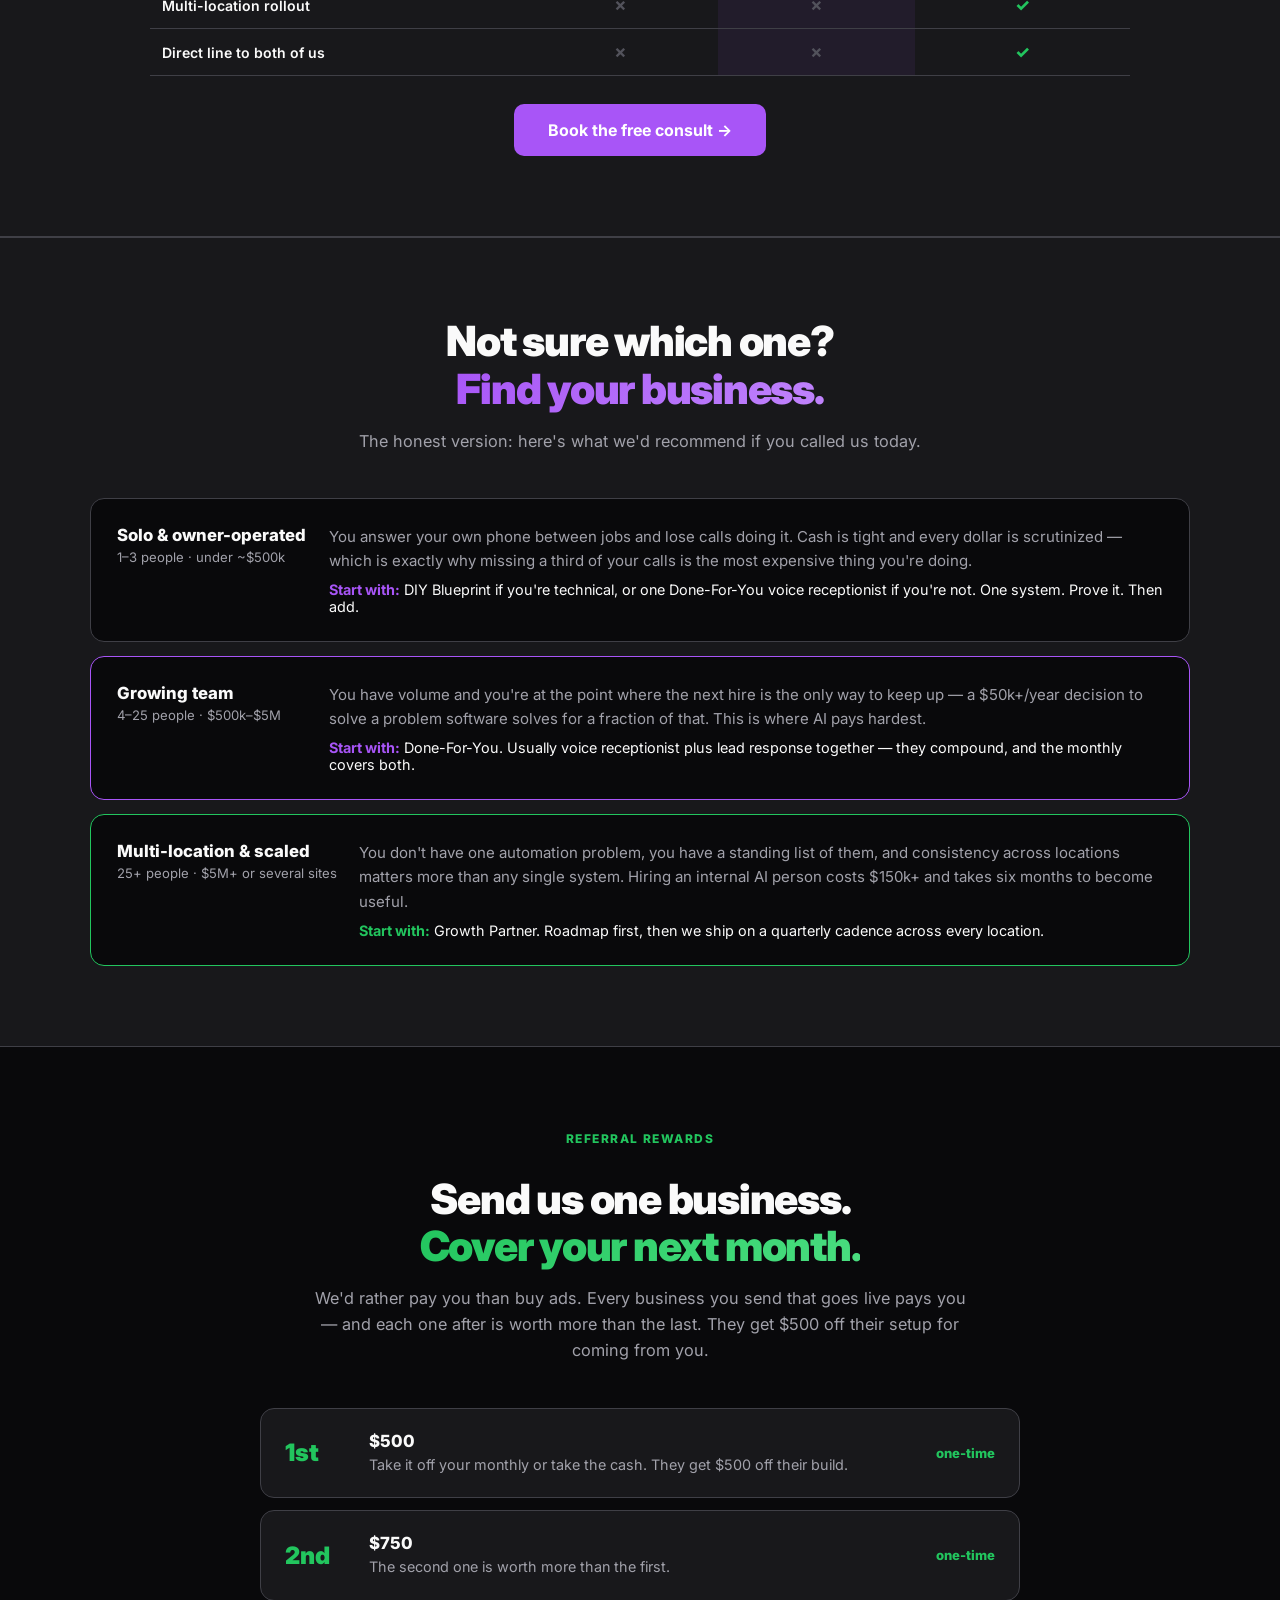
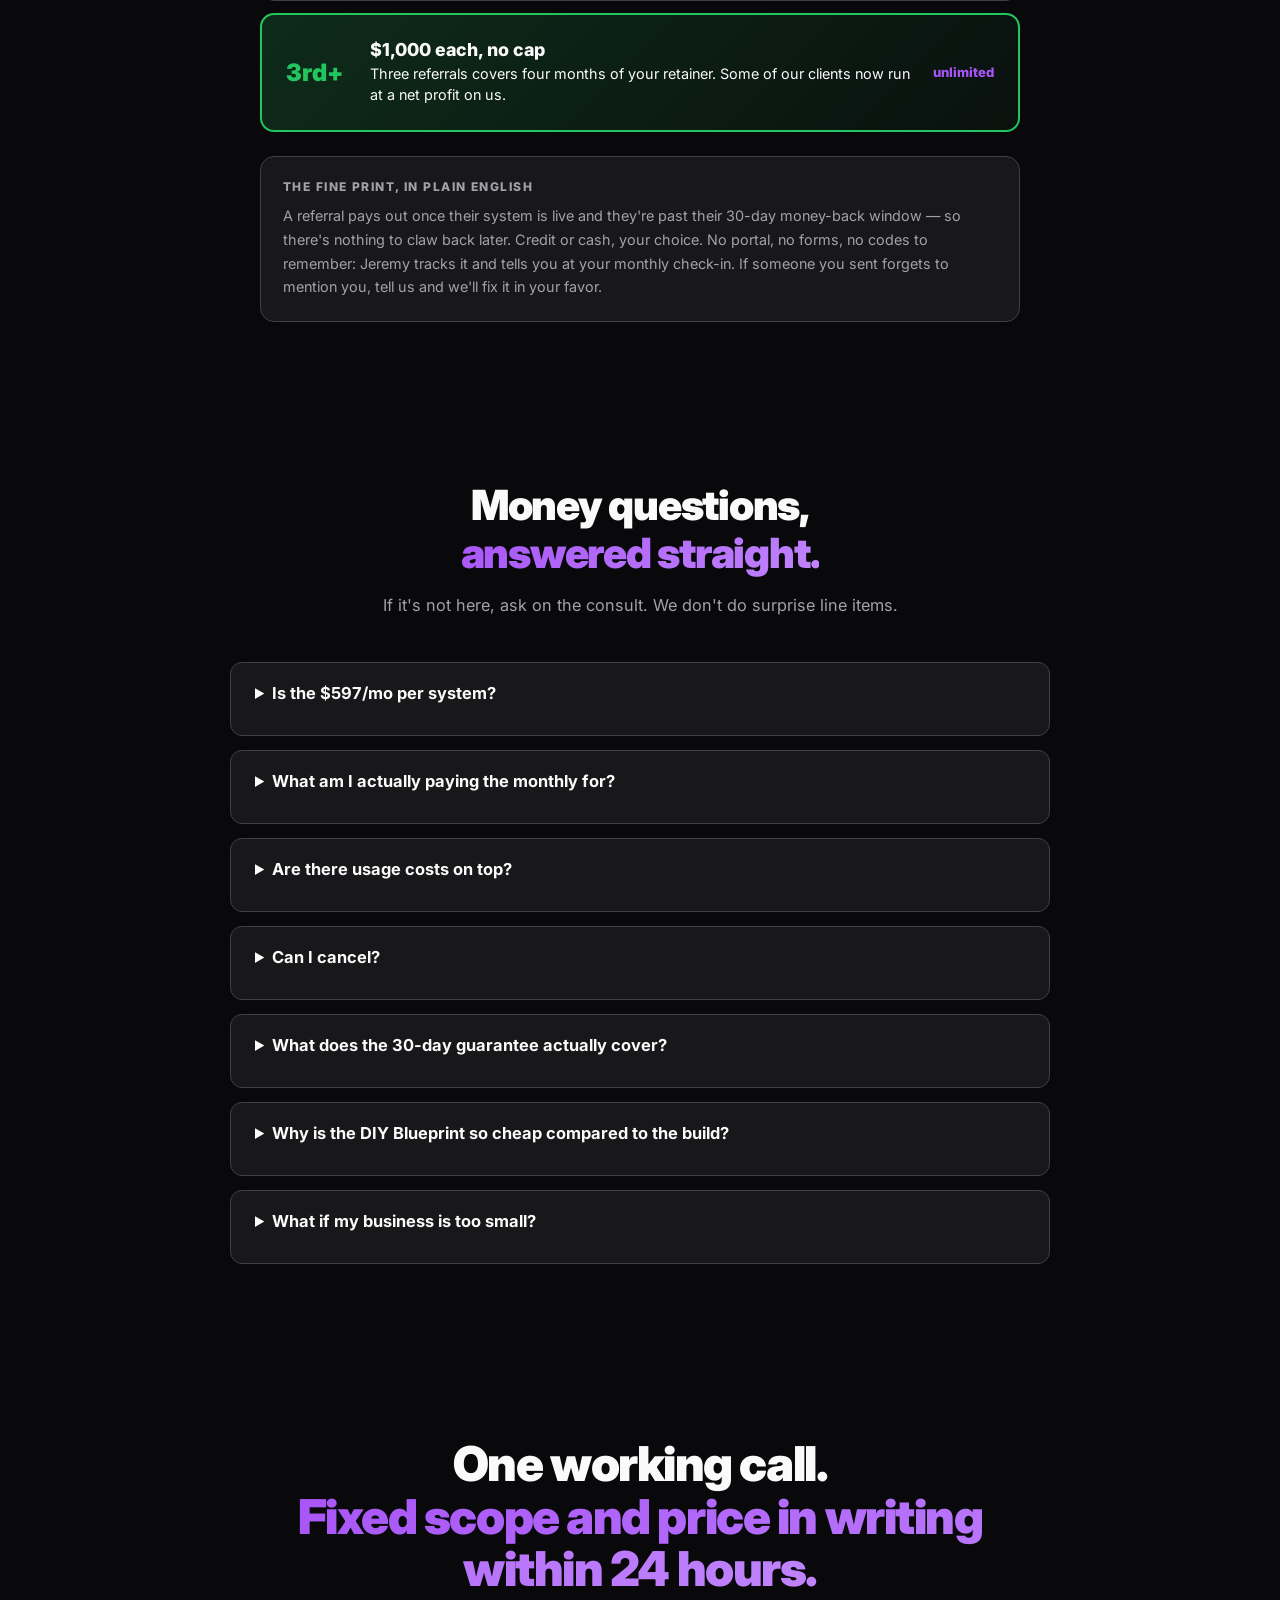
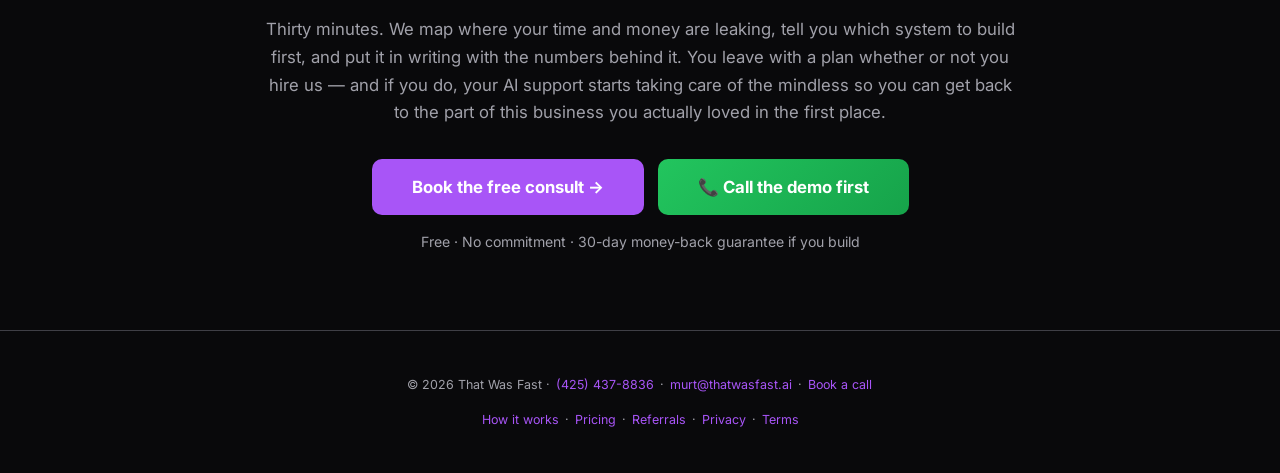
<file: pricing/index.html>
<!DOCTYPE html>
<html lang="en">
<head>
<meta charset="UTF-8">
<meta name="viewport" content="width=device-width,initial-scale=1">
<title>Pricing — DIY, Done-For-You, or Growth Partner | That Was Fast</title>
<meta name="description" content="Three levels of AI help sized to your business: DIY Blueprint $497, Done-For-You $2,997 + $597/mo flat, Growth Partner from $1,997/mo. Referral rewards up to $1,000 each. 30-day money-back guarantee.">
<meta property="og:title" content="Pricing — DIY, Done-For-You, or Growth Partner | That Was Fast">
<meta property="og:description" content="Three levels of AI help sized to your business. Refer a client and earn $500-$1,000 per referral.">
<meta property="og:type" content="website">
<meta property="og:url" content="https://thatwasfast.ai/pricing/">
<meta property="og:image" content="https://thatwasfast.ai/logo-full.png">
<meta name="twitter:card" content="summary_large_image">
<meta name="twitter:image" content="https://thatwasfast.ai/logo-full.png">
<meta name="twitter:title" content="Pricing — DIY, Done-For-You, or Growth Partner">
<meta name="twitter:description" content="Three levels of AI help sized to your business. Refer a client and earn $500-$1,000 per referral.">
<link rel="canonical" href="https://thatwasfast.ai/pricing/">
<link rel="icon" href="/favicon.ico" type="image/x-icon">
<link rel="icon" href="/icon-192.png" type="image/png" sizes="192x192">
<link rel="apple-touch-icon" href="/icon-192.png">
<link rel="preconnect" href="https://fonts.googleapis.com"><link rel="preconnect" href="https://fonts.gstatic.com" crossorigin>
<link href="https://fonts.googleapis.com/css2?family=Inter:wght@400;500;600;700;800;900&display=swap" rel="stylesheet">
<!-- Meta Pixel -->
<script>
!function(f,b,e,v,n,t,s){if(f.fbq)return;n=f.fbq=function(){n.callMethod?n.callMethod.apply(n,arguments):n.queue.push(arguments)};if(!f._fbq)f._fbq=n;n.push=n;n.loaded=!0;n.version='2.0';n.queue=[];t=b.createElement(e);t.async=!0;t.src=v;s=b.getElementsByTagName(e)[0];s.parentNode.insertBefore(t,s)}(window,document,'script','https://connect.facebook.net/en_US/fbevents.js');
fbq('init','1116154840839854');
fbq('track','PageView');
</script>
<noscript><img height="1" width="1" style="display:none" src="https://www.facebook.com/tr?id=1116154840839854&ev=PageView&noscript=1"/></noscript>
<!-- CAPI helper (dedup with pixel via event_id) -->
<script>
window.TWF_CAPI='https://thatwasfast-capi.murtazajafferji.workers.dev';
window.twfCapiSend=function(name,data){
  var id=(crypto.randomUUID?crypto.randomUUID():Date.now()+'-'+Math.random().toString(36).slice(2));
  try{
    var m=document.cookie.match(/_fbc=([^;]+)/); var fbc=m?m[1]:null;
    var p=document.cookie.match(/_fbp=([^;]+)/); var fbp=p?p[1]:null;
    if(window.fbq)fbq('track',name,data||{},{eventID:id});
    fetch(window.TWF_CAPI,{method:'POST',headers:{'Content-Type':'application/json'},keepalive:true,body:JSON.stringify({event_name:name,event_id:id,event_source_url:location.href,custom_data:data||{},user_data:{fbc:fbc,fbp:fbp}})}).catch(function(){});
  }catch(e){}
};
</script>
<!-- Google Analytics + Google Ads -->
<script async src="https://www.googletagmanager.com/gtag/js?id=G-YH6KCPB6RQ"></script>
<script>
window.dataLayer=window.dataLayer||[];
function gtag(){dataLayer.push(arguments)}
gtag('js',new Date());
gtag('config','G-YH6KCPB6RQ',{page_title:'Pricing',page_path:'/pricing/'});
gtag('config','AW-18429599857');
document.addEventListener('DOMContentLoaded',function(){
  if(window.fbq)fbq('track','ViewContent',{content_name:'Pricing',content_category:'pricing'});
});
</script>
<!-- Auto-attach conversion tracking to every Cal.com and tel: link -->
<script>
(function(){
  var page='pricing';
  document.addEventListener('click',function(e){
    var a=e.target.closest('a[href*="cal.com/thatwasfast"]');
    if(!a)return;
    if(a.dataset.twfTracked)return;
    a.dataset.twfTracked='1';
    var event=(new URL(a.href).searchParams.get('event'))||page;
    try{
      if(window.gtag)gtag('event','book_call_click',{page:page,source:'auto',event_type:event});
      if(window.gtag)gtag('event','generate_lead',{offer:event,source:'auto'});
      if(window.gtag)gtag('event','conversion',{send_to:'AW-18429599857/LSiECJ2E_O0cEPHA9dNE',value:500,currency:'USD'});
      if(window.twfCapiSend)twfCapiSend('Lead',{content_name:'Book a Call',content_category:event,value:500,currency:'USD'});
    }catch(err){}
    setTimeout(function(){delete a.dataset.twfTracked;},3000);
  },true);
  document.addEventListener('click',function(e){
    var a=e.target.closest('a[href^="tel:+1425"]');
    if(!a)return;
    if(a.dataset.twfCalltracked)return;
    a.dataset.twfCalltracked='1';
    try{
      if(window.gtag)gtag('event','demo_call',{page:page,source:'auto'});
      if(window.twfCapiSend)twfCapiSend('Contact',{content_name:'Demo Call',content_category:page});
    }catch(err){}
    setTimeout(function(){delete a.dataset.twfCalltracked;},3000);
  },true);
})();
</script>
<style>
:root{--bg:#09090b;--surface:#18181b;--surface2:#27272a;--border:#3f3f46;--text:#fafafa;--muted:#a1a1aa;--gold:#a855f7;--gold2:#c084fc;--white:#fff;--red:#ef4444;--green:#22c55e;--max:1100px}
*{box-sizing:border-box;margin:0;padding:0}
html{scroll-behavior:smooth}
html,body{overflow-x:hidden}
body{font-family:'Inter',system-ui,sans-serif;background:var(--bg);color:var(--text);-webkit-font-smoothing:antialiased}
a{color:inherit;text-decoration:none}
nav{position:sticky;top:0;z-index:100;padding:16px;display:flex;align-items:center;justify-content:space-between;background:rgba(9,9,11,.8);backdrop-filter:blur(20px)}
.logo{font-weight:900;font-size:1rem;letter-spacing:-.02em;white-space:nowrap}
.logo span{color:var(--gold)}
.nav-cta{padding:8px 16px;background:var(--gold);color:var(--white);font-weight:700;font-size:.82rem;border-radius:8px;white-space:nowrap}
.hero{padding:80px 24px 60px;text-align:center}
.hero h1{font-size:clamp(2.2rem,5.5vw,3.8rem);font-weight:900;line-height:1.08;letter-spacing:-.035em;max-width:820px;margin:0 auto}
.hero h1 span{background:linear-gradient(135deg,var(--gold),var(--gold2));-webkit-background-clip:text;-webkit-text-fill-color:transparent;background-clip:text}
.hero-sub{font-size:clamp(1rem,2vw,1.2rem);color:var(--muted);margin:22px auto 0;max-width:660px;line-height:1.6}
.eyebrow{display:inline-block;font-size:.75rem;font-weight:800;color:var(--gold);letter-spacing:.12em;text-transform:uppercase;margin-bottom:16px}
.btn-primary{display:inline-block;padding:16px 34px;background:var(--gold);color:var(--white);font-weight:700;font-size:1rem;border-radius:10px;transition:transform .15s}
.btn-primary:hover{transform:translateY(-2px)}
.btn-ghost{display:inline-block;padding:16px 34px;background:transparent;border:1.5px solid var(--border);color:var(--text);font-weight:600;font-size:1rem;border-radius:10px}
.btn-ghost:hover{border-color:var(--gold)}
section{padding:80px 24px}
.inner{max-width:var(--max);margin:0 auto}
h2.sec{font-size:clamp(1.8rem,4vw,2.6rem);font-weight:900;line-height:1.15;text-align:center;margin-bottom:14px;letter-spacing:-.03em}
h2.sec span{background:linear-gradient(135deg,var(--gold),var(--gold2));-webkit-background-clip:text;-webkit-text-fill-color:transparent;background-clip:text}
p.sec-sub{text-align:center;color:var(--muted);font-size:1.02rem;max-width:660px;margin:0 auto 44px;line-height:1.6}
.tiers{display:grid;grid-template-columns:repeat(3,1fr);gap:18px;align-items:stretch}
.tier{background:var(--surface);border:1px solid var(--border);border-radius:16px;padding:30px;display:flex;flex-direction:column;position:relative}
.tier.feat{background:linear-gradient(135deg,rgba(168,85,247,.14),rgba(192,132,252,.04));border:2px solid var(--gold)}
.tier .badge{position:absolute;top:-11px;left:50%;transform:translateX(-50%);background:var(--gold);color:#fff;font-size:.66rem;font-weight:800;letter-spacing:.1em;text-transform:uppercase;padding:4px 12px;border-radius:999px;white-space:nowrap}
.tier .who{font-size:.7rem;font-weight:800;letter-spacing:.12em;text-transform:uppercase;color:var(--muted);margin-bottom:10px}
.tier h3{font-size:1.35rem;font-weight:800;margin-bottom:8px}
.tier .pitch{font-size:.92rem;color:var(--muted);line-height:1.55;margin-bottom:20px}
.tier .price{font-size:2rem;font-weight:900;letter-spacing:-.03em}
.tier .price s{font-size:.9rem;font-weight:600;color:var(--muted)}
.tier .price-note{font-size:.86rem;color:var(--muted);margin:4px 0 20px;line-height:1.5}
.tier ul{list-style:none;display:flex;flex-direction:column;gap:9px;font-size:.9rem;color:var(--muted);line-height:1.45;margin-bottom:24px}
.tier ul strong{color:var(--text)}
.tier .cta{margin-top:auto}
.faq details{background:var(--surface);border:1px solid var(--border);border-radius:12px;padding:20px 24px;margin-bottom:14px}
.faq summary{font-weight:700;font-size:1.03rem;cursor:pointer}
.faq p{margin-top:12px;color:var(--muted);line-height:1.6}
footer{padding:40px 24px;border-top:1px solid var(--border);text-align:center}
footer p{font-size:.78rem;color:var(--muted)}
footer a{color:var(--gold)}
@media(max-width:900px){.tiers{grid-template-columns:1fr;gap:26px}}
@media(max-width:640px){section{padding:56px 16px}.hero{padding:56px 16px 40px}.btn-primary,.btn-ghost{width:100%;text-align:center}}

/* a11y + tap targets (round-2 audit) */
a:focus-visible,button:focus-visible,input:focus-visible,summary:focus-visible{outline:2px solid var(--gold);outline-offset:2px;border-radius:4px}
footer a{display:inline-block;padding:6px 2px}
nav a{display:inline-flex;align-items:center;min-height:38px}
details summary{min-height:32px}
@media(max-width:600px){
  footer a{padding:8px 4px}
}

/* MOBILE NAV — secondary links collapse, logo + primary CTA stay (fix: nav was 642px wide on a 375px screen) */
.nav-secondary{display:flex;gap:8px;align-items:center}
nav .nav-cta{padding:9px 16px;font-size:.8rem}
@media(max-width:860px){
  .nav-secondary{display:none}
  nav{padding:12px 14px;gap:10px}
  nav .nav-cta{padding:10px 14px;font-size:.8rem}
  .nav-phone{display:inline-flex !important;align-items:center;justify-content:center;min-width:42px;height:38px;border:1px solid var(--border);border-radius:8px;font-size:1rem}
  .nav-phone .nav-phone-label{display:none}
  .logo{font-size:.92rem}
}
@media(max-width:380px){
  nav{padding:10px 12px}
  nav .nav-cta{padding:9px 12px;font-size:.74rem}
  .logo{font-size:.85rem}
}

/* PROMO BAR — was eating 3 lines on a 375px phone and shoving the nav down */
.promo-bar{font-size:.85rem;line-height:1.45}
.promo-bar .promo-cta{color:#fff;text-decoration:underline;font-weight:700;white-space:nowrap}
@media(max-width:600px){
  .promo-bar{font-size:.74rem;padding:8px 12px !important;line-height:1.35}
  .promo-bar .promo-long{display:none}
}

/* CTA BUTTONS — were wrapping to 2 lines on every phone width.
   40px side padding + a 300px cap left ~220px for ~230px of text. */
.btn-primary,.btn-ghost{white-space:nowrap}
@media(max-width:600px){
  .btn-primary,.btn-ghost{
    padding-left:20px !important;padding-right:20px !important;
    font-size:.95rem !important;
    max-width:340px !important;width:100% !important;
    white-space:nowrap;
  }
}
@media(max-width:340px){
  .btn-primary,.btn-ghost{font-size:.82rem !important;padding-left:12px !important;padding-right:12px !important;letter-spacing:-.01em}
}

.cmp-wrap{max-width:980px;margin:0 auto;overflow-x:auto;-webkit-overflow-scrolling:touch}
.cmp{width:100%;border-collapse:collapse;font-size:.9rem;min-width:640px}
.cmp th,.cmp td{padding:13px 12px;border-bottom:1px solid var(--border);text-align:center}
.cmp thead th{position:sticky;top:0;background:var(--surface);z-index:2}
.cmp tbody th{text-align:left;font-weight:600;color:var(--text);width:38%;font-size:.88rem}
.cmp .tier-h{font-weight:800;font-size:.98rem;line-height:1.3}
.cmp .tier-p{font-size:.78rem;color:var(--muted);font-weight:600;margin-top:3px}
.cmp col.feat-col{background:rgba(168,85,247,.07)}
.cmp .yes{color:#22c55e;font-weight:800;font-size:1.05rem}
.cmp .no{color:#52525b;font-weight:700;font-size:1.05rem}
.cmp .val{font-size:.82rem;font-weight:700;color:var(--text)}
.cmp tbody tr:hover{background:rgba(255,255,255,.02)}
.cmp .grp td{padding:18px 12px 7px;text-align:left;font-size:.7rem;font-weight:800;
  letter-spacing:.12em;text-transform:uppercase;color:var(--muted);border-bottom:none}
@media(max-width:640px){
  .cmp{font-size:.82rem}
  .cmp th,.cmp td{padding:10px 8px}
  .cmp tbody th{width:34%;font-size:.8rem}
  .cmp-hint{display:block!important}
}
.cmp-hint{display:none;text-align:center;font-size:.78rem;color:var(--muted);margin-bottom:10px}

</style>
<script type="application/ld+json">
{"@context":"https://schema.org","@type":"FAQPage","mainEntity":[
{"@type":"Question","name":"Which level is right for my business?","acceptedAnswer":{"@type":"Answer","text":"Under ~$500k revenue with someone technical in-house: DIY Blueprint. $500k-$5M with real call and lead volume: Done-For-You. Multi-location, multi-team, or $5M+: Growth Partner."}},
{"@type":"Question","name":"Do you pay for referrals?","acceptedAnswer":{"@type":"Answer","text":"Yes. $500 for your first referral that goes live, $750 for the second, and $1,000 for every one after that, with no cap. Take it as credit against your monthly or as cash. The business you refer gets $500 off their setup."}},
{"@type":"Question","name":"Is the monthly per system?","acceptedAnswer":{"@type":"Answer","text":"No. Setup fees are per system built. The monthly is one flat fee covering unlimited support, tuning, and adjustments across every system we build together, no matter how many."}}
]}
</script>
</head>
<body>

<div class="promo-bar" style="background:linear-gradient(90deg,#22c55e,#16a34a);color:#fff;text-align:center;padding:10px 16px;font-weight:600;position:relative;z-index:101"><strong>🎯 SEPTEMBER SPECIAL</strong> — 40% off<span class="promo-long"> every build</span>. <strong id="spots-left">Only 5 spots left</strong><span class="promo-long"> · Book by Sept 30</span>. <a href="https://cal.com/thatwasfast/30min?event=pricing-banner" class="promo-cta" target="_blank" rel="noopener">Get your build date →</a></div>
<script>
window.TWF_SPOTS_LEFT = 5;
window.TWF_PROMO_END = new Date('2026-10-01T00:00:00-07:00');
(function(){
  var n=window.TWF_SPOTS_LEFT, el=document.getElementById('spots-left');
  if(!el)return;
  if(new Date()>=window.TWF_PROMO_END){el.parentElement.style.display='none';return;}
  if(n<=0){el.parentElement.style.display='none';return;}
  el.textContent='Only '+n+(n===1?' spot':' spots')+' left';
  if(n<=2)el.style.color='#fef08a';
})();
</script>

<nav>
<a href="/" class="logo">that was <span>fast</span></a>
<div style="display:flex;gap:8px;align-items:center">
<span class="nav-secondary">
<a href="/#how" style="padding:8px 10px;font-size:.78rem;font-weight:600;color:var(--muted)">How it works</a>
</span>
<a href="tel:+14254378836" class="nav-phone" aria-label="Call the live AI demo at (425) 437-8836" style="padding:8px 12px;background:transparent;border:1px solid var(--border);color:var(--text);font-weight:600;font-size:.78rem;border-radius:8px;white-space:nowrap">📞<span class="nav-phone-label"> Live Demo</span></a>
<a href="https://cal.com/thatwasfast/30min?event=pricing-nav" target="_blank" rel="noopener" class="nav-cta">Book the consult</a>
</div>
</nav>

<section class="hero">
<div class="eyebrow">Pricing</div>
<h1>Pay for the depth of help<br><span>your business actually needs.</span></h1>
<p class="hero-sub">A solo operator and a 40-person company don't need the same thing. Same process, same two people, three levels of involvement. All three start with the same free 30-minute call — and <strong style="color:var(--text)">scope and price are fixed in writing within 24 hours, before anything gets built.</strong> No discovery month. No scope creep. No surprise invoice.</p>
<div style="margin-top:34px;display:flex;gap:14px;flex-wrap:wrap;justify-content:center">
<a href="https://cal.com/thatwasfast/30min?event=pricing-hero" target="_blank" rel="noopener" class="btn-primary">Book the free consult →</a>
<a href="tel:+14254378836" class="btn-ghost" style="border-color:#22c55e;color:#22c55e">📞 Hear the AI first</a>
</div>
</section>

<!-- TIERS -->
<section style="padding-top:20px">
<div class="inner">
<div style="max-width:820px;margin:0 auto 40px;padding:26px 28px;background:linear-gradient(135deg,rgba(34,197,94,.10),rgba(22,163,74,.03));border:1px solid #22c55e;border-radius:16px">
<div style="display:flex;justify-content:space-between;align-items:center;gap:14px;flex-wrap:wrap;margin-bottom:10px">
<div style="font-size:.72rem;font-weight:800;color:#22c55e;letter-spacing:.12em;text-transform:uppercase">Not ready to commit? Start here</div>
<div style="font-size:.68rem;font-weight:800;color:#22c55e;letter-spacing:.08em;text-transform:uppercase;background:rgba(34,197,94,.15);padding:4px 10px;border-radius:6px">One-time · no monthly</div>
</div>
<h3 style="font-size:1.35rem;font-weight:800;margin-bottom:8px">Lead Revival — $1,997</h3>
<p style="font-size:.95rem;color:var(--muted);line-height:1.6;margin-bottom:14px">A 30-day campaign that texts every old lead and past customer already in your CRM, has real conversations, and books the ones who are ready. No retainer, no contract — and the <strong style="color:var(--text)">full $1,997 credits toward any system below</strong> if you build within 60 days. The cheapest way to find out whether AI actually moves the needle in your business.</p>
<a href="/lead-revival/" style="font-size:.9rem;font-weight:700;color:#22c55e">See how Lead Revival works →</a>
</div>
<div class="tiers">

<div class="tier">
<div class="who">You build it</div>
<h3>DIY Blueprint</h3>
<p class="pitch">For solo operators and lean teams with someone technical in-house who'd rather learn it than outsource it. You get the exact system we build for paying clients, documented end to end.</p>
<div class="price">$497</div>
<div class="price-note">one-time · optional <strong style="color:var(--text)">$197/mo</strong> coaching, cancel anytime</div>
<ul>
<li>✓ The full build playbook — every step, in order</li>
<li>✓ Our production prompts and workflow templates</li>
<li>✓ Tool setup guides (voice, CRM, calendar, email)</li>
<li>✓ Scripts and call flows we use with real clients</li>
<li>✓ Monthly group office hours (with coaching)</li>
<li>✓ Private community of other owners building the same thing</li>
<li>✓ <strong>100% credited toward a build if you upgrade</strong></li>
</ul>
<div class="cta"><a href="https://cal.com/thatwasfast/30min?event=diy-blueprint" target="_blank" rel="noopener" class="btn-ghost" style="width:100%;text-align:center">Ask about the Blueprint →</a></div>
</div>

<div class="tier feat">
<div class="badge">Most businesses start here</div>
<div class="who" style="color:var(--gold)">We build it for you</div>
<h3>Done-For-You</h3>
<p class="pitch">For businesses with real call and lead volume that want it live this week without touching anything. We build it, connect it, test it, launch it, and keep tuning it from real data.</p>
<div class="price">$2,997 <s>$4,997</s></div>
<div class="price-note">per system built · <strong style="color:var(--text)">$597/mo flat</strong> covering every system we build for you — not per service</div>
<ul>
<li>✓ <strong>Live in 5 business days</strong> from kickoff</li>
<li>✓ Integrated with your phone, CRM, calendar, and email</li>
<li>✓ Trained on your services, pricing, and FAQs</li>
<li>✓ <strong>Unlimited support calls</strong> to tune and adapt</li>
<li>✓ Continuous optimization from real calls and leads</li>
<li>✓ Monthly performance check-in with Jeremy</li>
<li>✓ Add a second or fourth system later — <strong>monthly never changes</strong></li>
<li>✓ <strong>30-day money-back guarantee</strong> on setup</li>
<li>✓ Cancel the monthly after month 3 — the system stays yours</li>
</ul>
<div class="cta"><a href="https://cal.com/thatwasfast/30min?event=done-for-you" target="_blank" rel="noopener" class="btn-primary" style="width:100%;text-align:center">Book the free consult →</a></div>
</div>

<div class="tier" style="border-color:var(--green)">
<div class="who" style="color:var(--green)">We run it with you</div>
<h3>Growth Partner</h3>
<p class="pitch">For multi-location groups and teams big enough that AI isn't one project, it's a function. We act as your AI department without you hiring one.</p>
<div class="price">From $1,997<span style="font-size:.9rem;font-weight:600;color:var(--muted)">/mo</span></div>
<div class="price-note"><strong style="color:var(--text)">setup fees waived</strong> · scoped to your size and volume</div>
<ul>
<li>✓ Everything in Done-For-You</li>
<li>✓ <strong>New systems included quarterly</strong> — no setup fees</li>
<li>✓ Priority build queue — you jump the line</li>
<li>✓ Quarterly roadmap session: what to automate next</li>
<li>✓ Team training so your staff can drive it</li>
<li>✓ Multi-location and multi-team rollout</li>
<li>✓ Direct line to both of us, not a queue</li>
</ul>
<div class="cta"><a href="https://cal.com/thatwasfast/30min?event=growth-partner" target="_blank" rel="noopener" class="btn-ghost" style="width:100%;text-align:center;border-color:var(--green);color:var(--green)">Scope it with us →</a></div>
</div>

</div>
<p style="text-align:center;margin-top:30px;font-size:.95rem;color:var(--muted)">Every level includes the same free consult and the same written plan. <strong style="color:var(--text)">You never get quoted before you get advice.</strong></p>
</div>
</section>

<!-- COMPARISON MATRIX -->
<section style="background:var(--surface);border-top:1px solid var(--border);border-bottom:1px solid var(--border)">
<div class="inner">
<h2 style="text-align:center">Three levels.<br><span>Same two people.</span></h2>
<p style="text-align:center;color:var(--muted);max-width:640px;margin:0 auto 30px;font-size:.98rem">Every column starts with the same free call and the same written scope. The only difference is how much of it you want on your plate.</p>
<div class="cmp-hint">Swipe to compare &rarr;</div>
<div class="cmp-wrap">
<table class="cmp">
<colgroup><col><col><col class="feat-col"><col></colgroup>
<thead>
<tr>
<th></th>
<th><div class="tier-h">DIY Blueprint</div><div class="tier-p">You build it</div></th>
<th><div class="tier-h" style="color:var(--gold)">Done-For-You</div><div class="tier-p" style="color:var(--gold)">Most start here</div></th>
<th><div class="tier-h" style="color:var(--green)">Growth Partner</div><div class="tier-p" style="color:var(--green)">We run it with you</div></th>
</tr>
</thead>
<tbody>
<tr class="grp"><td colspan="4">What it costs</td></tr>
<tr><th scope="row">Up-front</th><td class="val">$497</td><td class="val">$2,997</td><td class="val">From $0</td></tr>
<tr><th scope="row">Monthly</th><td class="val">$197 optional</td><td class="val">$597 flat</td><td class="val">From $1,997</td></tr>
<tr><th scope="row">Money-back guarantee</th><td class="no">&#10007;</td><td class="val">30 days</td><td class="val">30 days</td></tr>
<tr class="grp"><td colspan="4">Who does the work</td></tr>
<tr><th scope="row">We build it for you</th><td class="no">&#10007;</td><td class="yes">&#10003;</td><td class="yes">&#10003;</td></tr>
<tr><th scope="row">Live in 5 business days</th><td class="no">&#10007;</td><td class="yes">&#10003;</td><td class="yes">&#10003;</td></tr>
<tr><th scope="row">Your time to launch</th><td class="val">You set the pace</td><td class="val">90 minutes</td><td class="val">90 minutes</td></tr>
<tr class="grp"><td colspan="4">What you get</td></tr>
<tr><th scope="row">The full build playbook</th><td class="yes">&#10003;</td><td class="yes">&#10003;</td><td class="yes">&#10003;</td></tr>
<tr><th scope="row">Production prompts &amp; templates</th><td class="yes">&#10003;</td><td class="yes">&#10003;</td><td class="yes">&#10003;</td></tr>
<tr><th scope="row">Connected to phone, CRM, calendar</th><td class="no">&#10007;</td><td class="yes">&#10003;</td><td class="yes">&#10003;</td></tr>
<tr><th scope="row">Trained on your pricing &amp; FAQs</th><td class="no">&#10007;</td><td class="yes">&#10003;</td><td class="yes">&#10003;</td></tr>
<tr><th scope="row">Unlimited support calls</th><td class="no">&#10007;</td><td class="yes">&#10003;</td><td class="yes">&#10003;</td></tr>
<tr><th scope="row">Ongoing tuning from real calls</th><td class="no">&#10007;</td><td class="yes">&#10003;</td><td class="yes">&#10003;</td></tr>
<tr class="grp"><td colspan="4">As you grow</td></tr>
<tr><th scope="row">Add systems, monthly never changes</th><td class="no">&#10007;</td><td class="yes">&#10003;</td><td class="yes">&#10003;</td></tr>
<tr><th scope="row">New systems included quarterly</th><td class="no">&#10007;</td><td class="no">&#10007;</td><td class="yes">&#10003;</td></tr>
<tr><th scope="row">Priority build queue</th><td class="no">&#10007;</td><td class="no">&#10007;</td><td class="yes">&#10003;</td></tr>
<tr><th scope="row">Quarterly roadmap session</th><td class="no">&#10007;</td><td class="no">&#10007;</td><td class="yes">&#10003;</td></tr>
<tr><th scope="row">Team training</th><td class="no">&#10007;</td><td class="no">&#10007;</td><td class="yes">&#10003;</td></tr>
<tr><th scope="row">Multi-location rollout</th><td class="no">&#10007;</td><td class="no">&#10007;</td><td class="yes">&#10003;</td></tr>
<tr><th scope="row">Direct line to both of us</th><td class="no">&#10007;</td><td class="no">&#10007;</td><td class="yes">&#10003;</td></tr>
</tbody>
</table>
</div>
<div style="text-align:center;margin-top:28px">
<a href="https://cal.com/thatwasfast/30min?event=pricing-compare" target="_blank" rel="noopener" class="btn-primary">Book the free consult &rarr;</a>
</div>
</div>
</section>

<!-- SIZE OF BUSINESS -->
<section style="background:var(--surface);border-top:1px solid var(--border);border-bottom:1px solid var(--border)">
<div class="inner">
<h2 class="sec">Not sure which one?<br><span>Find your business.</span></h2>
<p class="sec-sub">The honest version: here's what we'd recommend if you called us today.</p>
<div style="display:flex;flex-direction:column;gap:14px">

<div style="display:flex;gap:22px;align-items:flex-start;background:var(--bg);border:1px solid var(--border);border-radius:14px;padding:26px" class="size-row">
<div style="min-width:190px">
<div style="font-weight:800;font-size:1.05rem;margin-bottom:4px">Solo &amp; owner-operated</div>
<div style="font-size:.82rem;color:var(--muted)">1–3 people · under ~$500k</div>
</div>
<div style="flex:1">
<p style="font-size:.94rem;color:var(--muted);line-height:1.6;margin-bottom:8px">You answer your own phone between jobs and lose calls doing it. Cash is tight and every dollar is scrutinized — which is exactly why missing a third of your calls is the most expensive thing you're doing.</p>
<div style="font-size:.9rem;color:var(--text)"><strong style="color:var(--gold)">Start with:</strong> DIY Blueprint if you're technical, or one Done-For-You voice receptionist if you're not. One system. Prove it. Then add.</div>
</div>
</div>

<div style="display:flex;gap:22px;align-items:flex-start;background:var(--bg);border:1px solid var(--gold);border-radius:14px;padding:26px" class="size-row">
<div style="min-width:190px">
<div style="font-weight:800;font-size:1.05rem;margin-bottom:4px">Growing team</div>
<div style="font-size:.82rem;color:var(--muted)">4–25 people · $500k–$5M</div>
</div>
<div style="flex:1">
<p style="font-size:.94rem;color:var(--muted);line-height:1.6;margin-bottom:8px">You have volume and you're at the point where the next hire is the only way to keep up — a $50k+/year decision to solve a problem software solves for a fraction of that. This is where AI pays hardest.</p>
<div style="font-size:.9rem;color:var(--text)"><strong style="color:var(--gold)">Start with:</strong> Done-For-You. Usually voice receptionist plus lead response together — they compound, and the monthly covers both.</div>
</div>
</div>

<div style="display:flex;gap:22px;align-items:flex-start;background:var(--bg);border:1px solid var(--green);border-radius:14px;padding:26px" class="size-row">
<div style="min-width:190px">
<div style="font-weight:800;font-size:1.05rem;margin-bottom:4px">Multi-location &amp; scaled</div>
<div style="font-size:.82rem;color:var(--muted)">25+ people · $5M+ or several sites</div>
</div>
<div style="flex:1">
<p style="font-size:.94rem;color:var(--muted);line-height:1.6;margin-bottom:8px">You don't have one automation problem, you have a standing list of them, and consistency across locations matters more than any single system. Hiring an internal AI person costs $150k+ and takes six months to become useful.</p>
<div style="font-size:.9rem;color:var(--text)"><strong style="color:var(--green)">Start with:</strong> Growth Partner. Roadmap first, then we ship on a quarterly cadence across every location.</div>
</div>
</div>

</div>
</div>
</section>
<style>@media(max-width:700px){.size-row{flex-direction:column;gap:10px}}</style>

<!-- REFERRAL REWARDS -->
<section id="referrals">
<div class="inner">
<div style="text-align:center;margin-bottom:14px"><span class="eyebrow" style="color:var(--green)">Referral rewards</span></div>
<h2 class="sec">Send us one business.<br><span style="background:linear-gradient(135deg,#22c55e,#4ade80);-webkit-background-clip:text;-webkit-text-fill-color:transparent;background-clip:text">Cover your next month.</span></h2>
<p class="sec-sub">We'd rather pay you than buy ads. Every business you send that goes live pays you — and each one after is worth more than the last. They get $500 off their setup for coming from you.</p>

<div style="max-width:760px;margin:0 auto;display:flex;flex-direction:column;gap:12px">
<div style="display:flex;align-items:center;gap:20px;background:var(--surface);border:1px solid var(--border);border-radius:14px;padding:22px 24px" class="ref-step">
<div style="font-size:1.5rem;font-weight:900;color:var(--green);min-width:64px">1st</div>
<div style="flex:1">
<div style="font-weight:800;font-size:1.05rem;margin-bottom:3px">$500</div>
<div style="font-size:.9rem;color:var(--muted);line-height:1.5">Take it off your monthly or take the cash. They get $500 off their build.</div>
</div>
<div style="font-size:.82rem;font-weight:800;color:var(--green);white-space:nowrap">one-time</div>
</div>
<div style="display:flex;align-items:center;gap:20px;background:var(--surface);border:1px solid var(--border);border-radius:14px;padding:22px 24px" class="ref-step">
<div style="font-size:1.5rem;font-weight:900;color:var(--green);min-width:64px">2nd</div>
<div style="flex:1">
<div style="font-weight:800;font-size:1.05rem;margin-bottom:3px">$750</div>
<div style="font-size:.9rem;color:var(--muted);line-height:1.5">The second one is worth more than the first.</div>
</div>
<div style="font-size:.82rem;font-weight:800;color:var(--green);white-space:nowrap">one-time</div>
</div>
<div style="display:flex;align-items:center;gap:20px;background:linear-gradient(135deg,rgba(34,197,94,.18),rgba(22,163,74,.05));border:2px solid var(--green);border-radius:14px;padding:24px" class="ref-step">
<div style="font-size:1.5rem;font-weight:900;color:var(--green);min-width:64px">3rd+</div>
<div style="flex:1">
<div style="font-weight:800;font-size:1.12rem;margin-bottom:3px">$1,000 each, no cap</div>
<div style="font-size:.9rem;color:var(--text);line-height:1.5">Three referrals covers four months of your retainer. Some of our clients now run at a net profit on us.</div>
</div>
<div style="font-size:.82rem;font-weight:800;color:var(--gold);white-space:nowrap">unlimited</div>
</div>
</div>

<div style="max-width:760px;margin:24px auto 0;padding:22px;background:var(--surface);border:1px solid var(--border);border-radius:14px">
<div style="font-size:.75rem;font-weight:800;color:var(--muted);letter-spacing:.12em;text-transform:uppercase;margin-bottom:10px">The fine print, in plain English</div>
<p style="font-size:.9rem;color:var(--muted);line-height:1.65">A referral pays out once their system is live and they're past their 30-day money-back window — so there's nothing to claw back later. Credit or cash, your choice. No portal, no forms, no codes to remember: Jeremy tracks it and tells you at your monthly check-in. If someone you sent forgets to mention you, tell us and we'll fix it in your favor.</p>
</div>
</div>
</section>
<style>@media(max-width:620px){.ref-step{flex-direction:column;align-items:flex-start;gap:8px}}</style>

<!-- PARTNERSHIPS -->
<style>@media(max-width:900px){.part-grid{grid-template-columns:1fr !important}}</style>

<!-- FAQ -->
<section class="faq">
<div class="inner" style="max-width:820px">
<h2 class="sec">Money questions,<br><span>answered straight.</span></h2>
<p class="sec-sub">If it's not here, ask on the consult. We don't do surprise line items.</p>

<details>
<summary>Is the $597/mo per system?</summary>
<p>No, and this is the part people usually get wrong in our favor. Setup fees are <strong>per system built</strong>. The monthly is <strong>one flat fee</strong> covering unlimited support, tuning, and adjustments across everything we've built for you. One system: $597/mo. Four systems: still $597/mo. Come back next quarter for a fifth: still $597/mo.</p>
</details>
<details>
<summary>What am I actually paying the monthly for?</summary>
<p>Hosting and monitoring, unlimited support calls, tuning from real call and lead data, updates when models improve, and a monthly check-in on performance. It's not a license fee for software sitting still — it's the part that keeps the system getting better as your business changes.</p>
</details>
<details>
<summary>Are there usage costs on top?</summary>
<p>Your system runs on your own accounts (OpenAI, Vapi, etc.), so you pay those providers directly at cost — typically $30–$150/mo depending on call volume. We don't mark it up or resell minutes, which is exactly how we avoid the per-minute overage anxiety you get with Smith.ai or Ruby.</p>
</details>
<details>
<summary>Can I cancel?</summary>
<p>Yes. Three-month minimum on the monthly, then cancel anytime with 30 days' notice. The systems we built stay yours — they run on your accounts, on your phone number, with your data. You're not renting access to something we could switch off.</p>
</details>
<details>
<summary>What does the 30-day guarantee actually cover?</summary>
<p>The setup fee. If you're not seeing measurable results in the first 30 days after go-live, we refund it. No hoops, no fine print, no "prove you followed the process" games. We'd rather return money than have someone tell twenty other business owners it didn't work.</p>
</details>
<details>
<summary>Why is the DIY Blueprint so cheap compared to the build?</summary>
<p>Because you're doing the work. The knowledge is the same, the labor isn't. If you get partway through and decide it's not the best use of your time, <strong>the entire $497 is credited toward a Done-For-You build</strong> — so you've lost nothing but a weekend, and you'll understand your own system better than most of our clients do.</p>
</details>
<details>
<summary>What if my business is too small?</summary>
<p>Then the DIY Blueprint or a single voice receptionist is where you start. We'd rather build you one thing that clearly works and earn the second one than sell you a stack you can't absorb. If we don't think it'll work for you yet, we'll tell you on the consult — that call has ended with "not yet, call us in six months" more than once.</p>
</details>
</div>
</section>

<!-- FINAL CTA -->
<section style="text-align:center">
<div class="inner" style="max-width:760px">
<h2 style="font-size:clamp(1.9rem,4.5vw,3rem);font-weight:900;line-height:1.1;letter-spacing:-.03em;margin-bottom:20px">One working call.<br><span style="background:linear-gradient(135deg,var(--gold),var(--gold2));-webkit-background-clip:text;-webkit-text-fill-color:transparent;background-clip:text">Fixed scope and price in writing within 24 hours.</span></h2>
<p style="font-size:1.05rem;color:var(--muted);line-height:1.65;margin-bottom:32px">Thirty minutes. We map where your time and money are leaking, tell you which system to build first, and put it in writing with the numbers behind it. You leave with a plan whether or not you hire us — and if you do, your AI support starts taking care of the mindless so you can get back to the part of this business you actually loved in the first place.</p>
<div style="display:flex;gap:14px;flex-wrap:wrap;justify-content:center">
<a href="https://cal.com/thatwasfast/30min?event=pricing-final" target="_blank" rel="noopener" class="btn-primary" style="font-size:1.05rem;padding:18px 40px">Book the free consult →</a>
<a href="tel:+14254378836" class="btn-primary" style="font-size:1.05rem;padding:18px 40px;background:linear-gradient(135deg,#22c55e,#16a34a)">📞 Call the demo first</a>
</div>
<p style="margin-top:18px;font-size:.88rem;color:var(--muted)">Free · No commitment · 30-day money-back guarantee if you build</p>
</div>
</section>

<footer>
<p>&copy; <span id="twf-year">2026</span> That Was Fast &middot; <a href="tel:+14254378836">(425) 437-8836</a> &middot; <a href="mailto:murt@thatwasfast.ai">murt@thatwasfast.ai</a> &middot; <a href="https://cal.com/thatwasfast/30min" target="_blank" rel="noopener">Book a call</a></p>
<p style="margin-top:8px;font-size:.78rem"><a href="/#how">How it works</a> &middot; <a href="/pricing/">Pricing</a> &middot; <a href="/pricing/#referrals">Referrals</a> &middot; <a href="/privacy/">Privacy</a> &middot; <a href="/terms/">Terms</a></p>
<script>document.getElementById('twf-year').textContent=new Date().getFullYear();</script>
</footer>

</body>
</html>
</file>
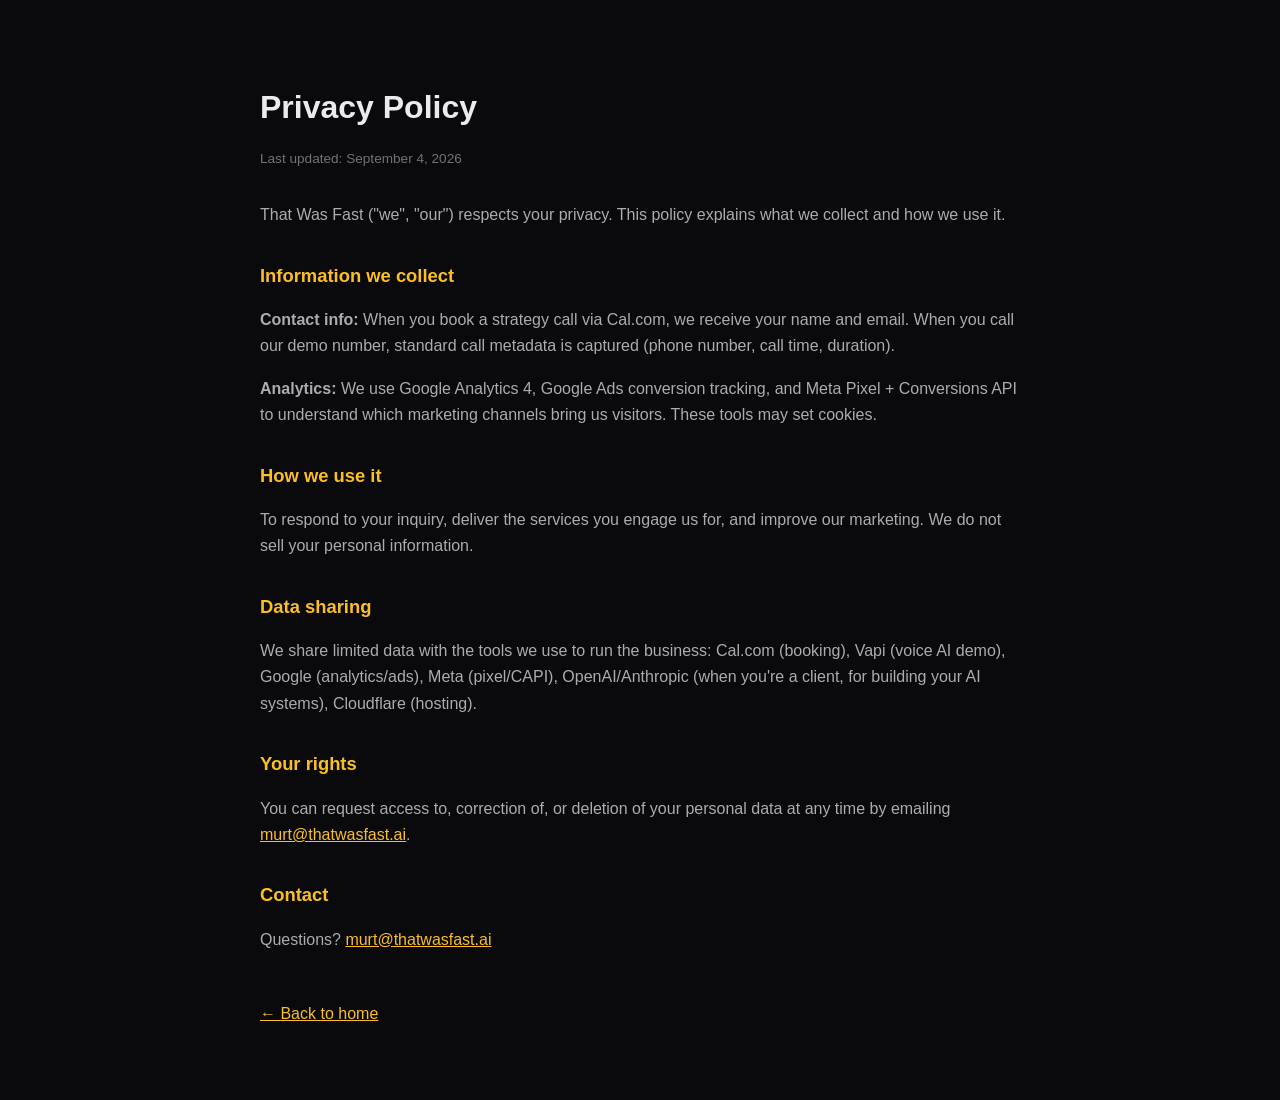
<file: privacy/index.html>
<!DOCTYPE html>
<html lang="en">
<head>
<meta charset="UTF-8">
<meta name="viewport" content="width=device-width,initial-scale=1">
<title>Privacy Policy — That Was Fast</title>
<meta name="robots" content="noindex,follow">
<link rel="canonical" href="https://thatwasfast.ai/privacy/">
<style>
body{font-family:-apple-system,BlinkMacSystemFont,'Segoe UI',Inter,sans-serif;background:#0a0a0c;color:#eaeaef;max-width:760px;margin:0 auto;padding:60px 24px;line-height:1.65}
h1{font-size:2rem;font-weight:900;margin-bottom:8px}
h2{font-size:1.15rem;font-weight:700;margin-top:32px;margin-bottom:8px;color:#fbbf24}
p{margin-bottom:12px;color:#aaacb2}
a{color:#fbbf24}
.date{font-size:.85rem;color:#71717a;margin-bottom:32px}
</style>
</head>
<body>
<h1>Privacy Policy</h1>
<p class="date">Last updated: September 4, 2026</p>

<p>That Was Fast ("we", "our") respects your privacy. This policy explains what we collect and how we use it.</p>

<h2>Information we collect</h2>
<p><strong>Contact info:</strong> When you book a strategy call via Cal.com, we receive your name and email. When you call our demo number, standard call metadata is captured (phone number, call time, duration).</p>
<p><strong>Analytics:</strong> We use Google Analytics 4, Google Ads conversion tracking, and Meta Pixel + Conversions API to understand which marketing channels bring us visitors. These tools may set cookies.</p>

<h2>How we use it</h2>
<p>To respond to your inquiry, deliver the services you engage us for, and improve our marketing. We do not sell your personal information.</p>

<h2>Data sharing</h2>
<p>We share limited data with the tools we use to run the business: Cal.com (booking), Vapi (voice AI demo), Google (analytics/ads), Meta (pixel/CAPI), OpenAI/Anthropic (when you're a client, for building your AI systems), Cloudflare (hosting).</p>

<h2>Your rights</h2>
<p>You can request access to, correction of, or deletion of your personal data at any time by emailing <a href="mailto:murt@thatwasfast.ai">murt@thatwasfast.ai</a>.</p>

<h2>Contact</h2>
<p>Questions? <a href="mailto:murt@thatwasfast.ai">murt@thatwasfast.ai</a></p>

<p style="margin-top:48px"><a href="/">← Back to home</a></p>
</body>
</html>
</file>
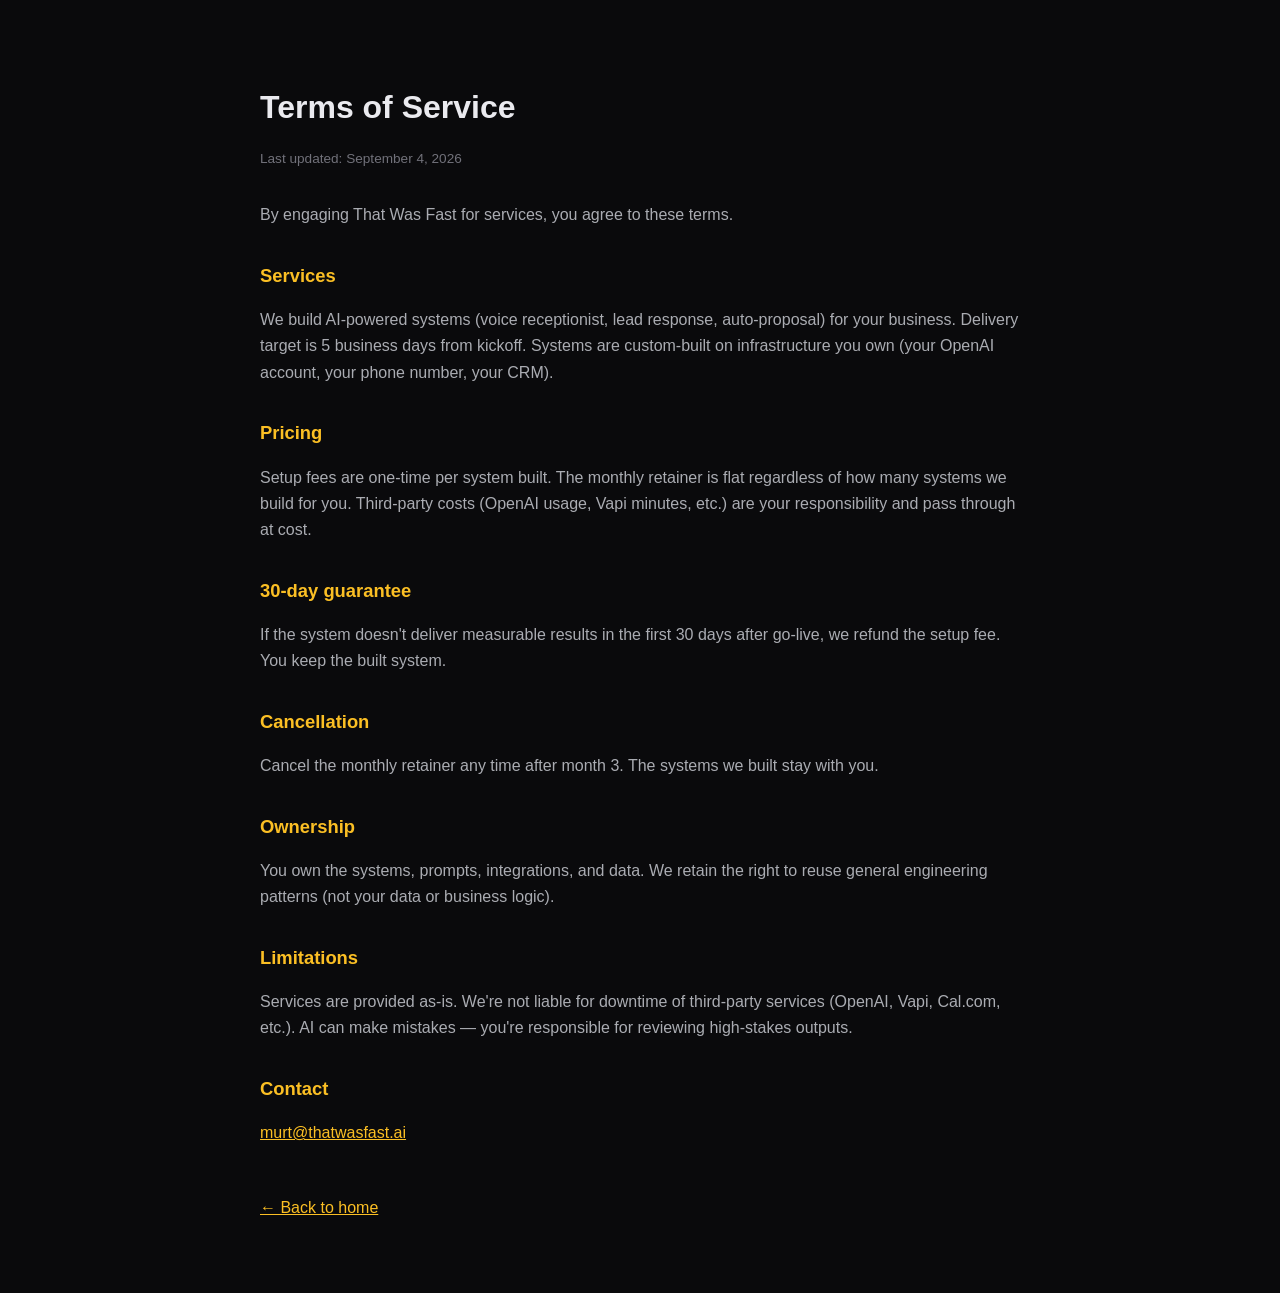
<file: terms/index.html>
<!DOCTYPE html>
<html lang="en">
<head>
<meta charset="UTF-8">
<meta name="viewport" content="width=device-width,initial-scale=1">
<title>Terms of Service — That Was Fast</title>
<meta name="robots" content="noindex,follow">
<link rel="canonical" href="https://thatwasfast.ai/terms/">
<style>
body{font-family:-apple-system,BlinkMacSystemFont,'Segoe UI',Inter,sans-serif;background:#0a0a0c;color:#eaeaef;max-width:760px;margin:0 auto;padding:60px 24px;line-height:1.65}
h1{font-size:2rem;font-weight:900;margin-bottom:8px}
h2{font-size:1.15rem;font-weight:700;margin-top:32px;margin-bottom:8px;color:#fbbf24}
p{margin-bottom:12px;color:#aaacb2}
a{color:#fbbf24}
.date{font-size:.85rem;color:#71717a;margin-bottom:32px}
</style>
</head>
<body>
<h1>Terms of Service</h1>
<p class="date">Last updated: September 4, 2026</p>

<p>By engaging That Was Fast for services, you agree to these terms.</p>

<h2>Services</h2>
<p>We build AI-powered systems (voice receptionist, lead response, auto-proposal) for your business. Delivery target is 5 business days from kickoff. Systems are custom-built on infrastructure you own (your OpenAI account, your phone number, your CRM).</p>

<h2>Pricing</h2>
<p>Setup fees are one-time per system built. The monthly retainer is flat regardless of how many systems we build for you. Third-party costs (OpenAI usage, Vapi minutes, etc.) are your responsibility and pass through at cost.</p>

<h2>30-day guarantee</h2>
<p>If the system doesn't deliver measurable results in the first 30 days after go-live, we refund the setup fee. You keep the built system.</p>

<h2>Cancellation</h2>
<p>Cancel the monthly retainer any time after month 3. The systems we built stay with you.</p>

<h2>Ownership</h2>
<p>You own the systems, prompts, integrations, and data. We retain the right to reuse general engineering patterns (not your data or business logic).</p>

<h2>Limitations</h2>
<p>Services are provided as-is. We're not liable for downtime of third-party services (OpenAI, Vapi, Cal.com, etc.). AI can make mistakes — you're responsible for reviewing high-stakes outputs.</p>

<h2>Contact</h2>
<p><a href="mailto:murt@thatwasfast.ai">murt@thatwasfast.ai</a></p>

<p style="margin-top:48px"><a href="/">← Back to home</a></p>
</body>
</html>
</file>
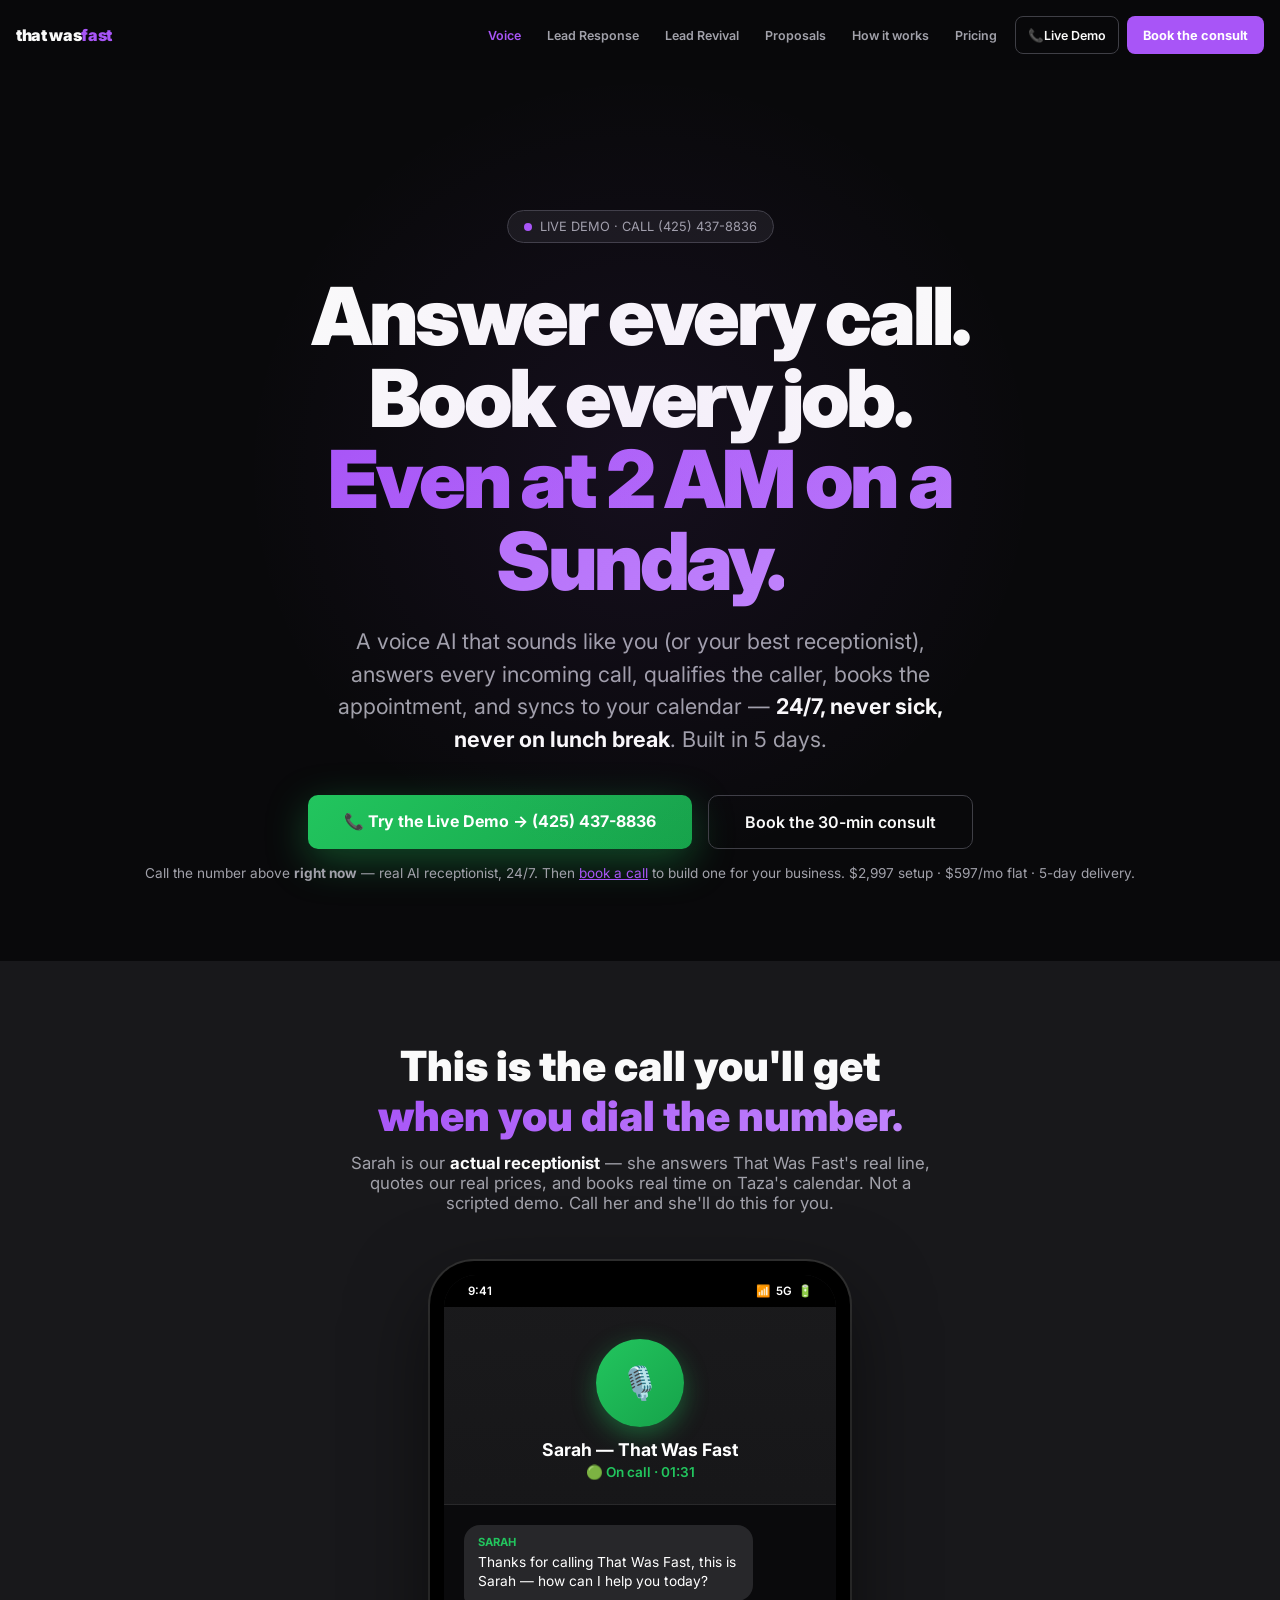
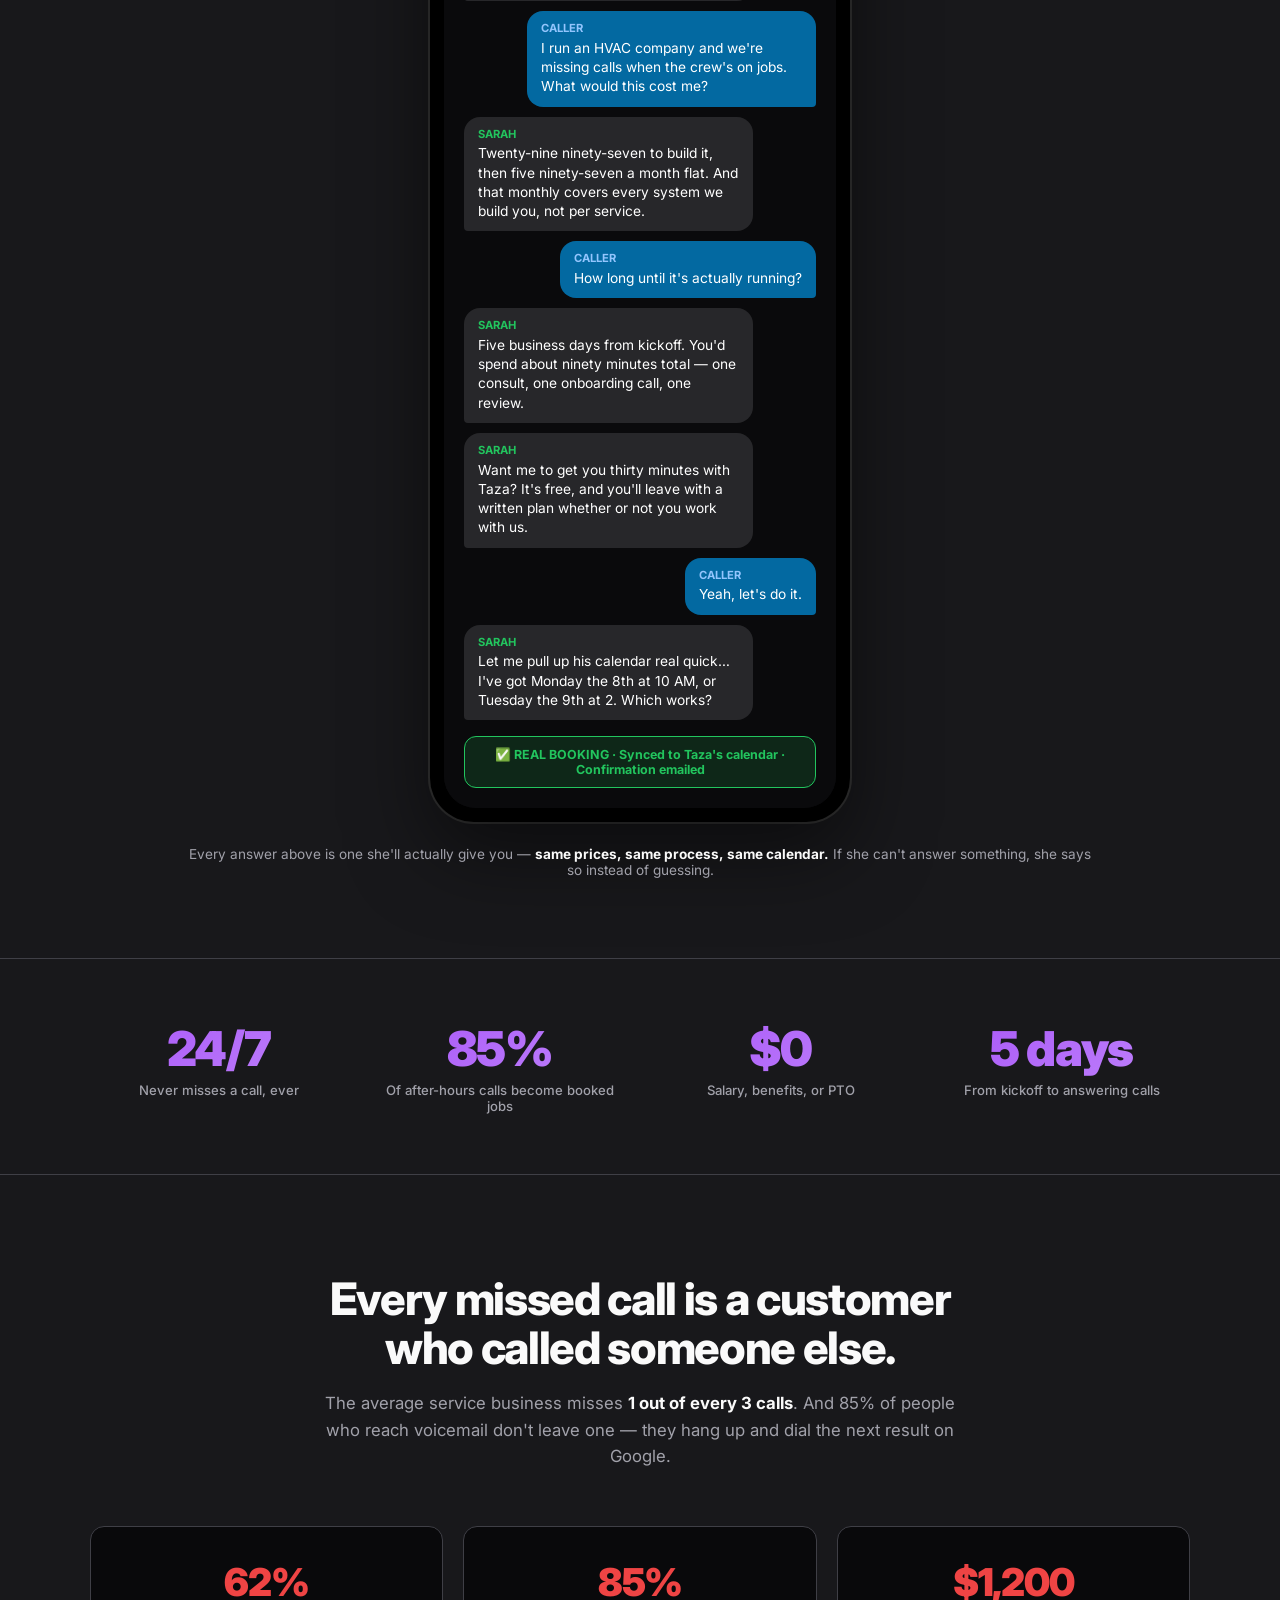
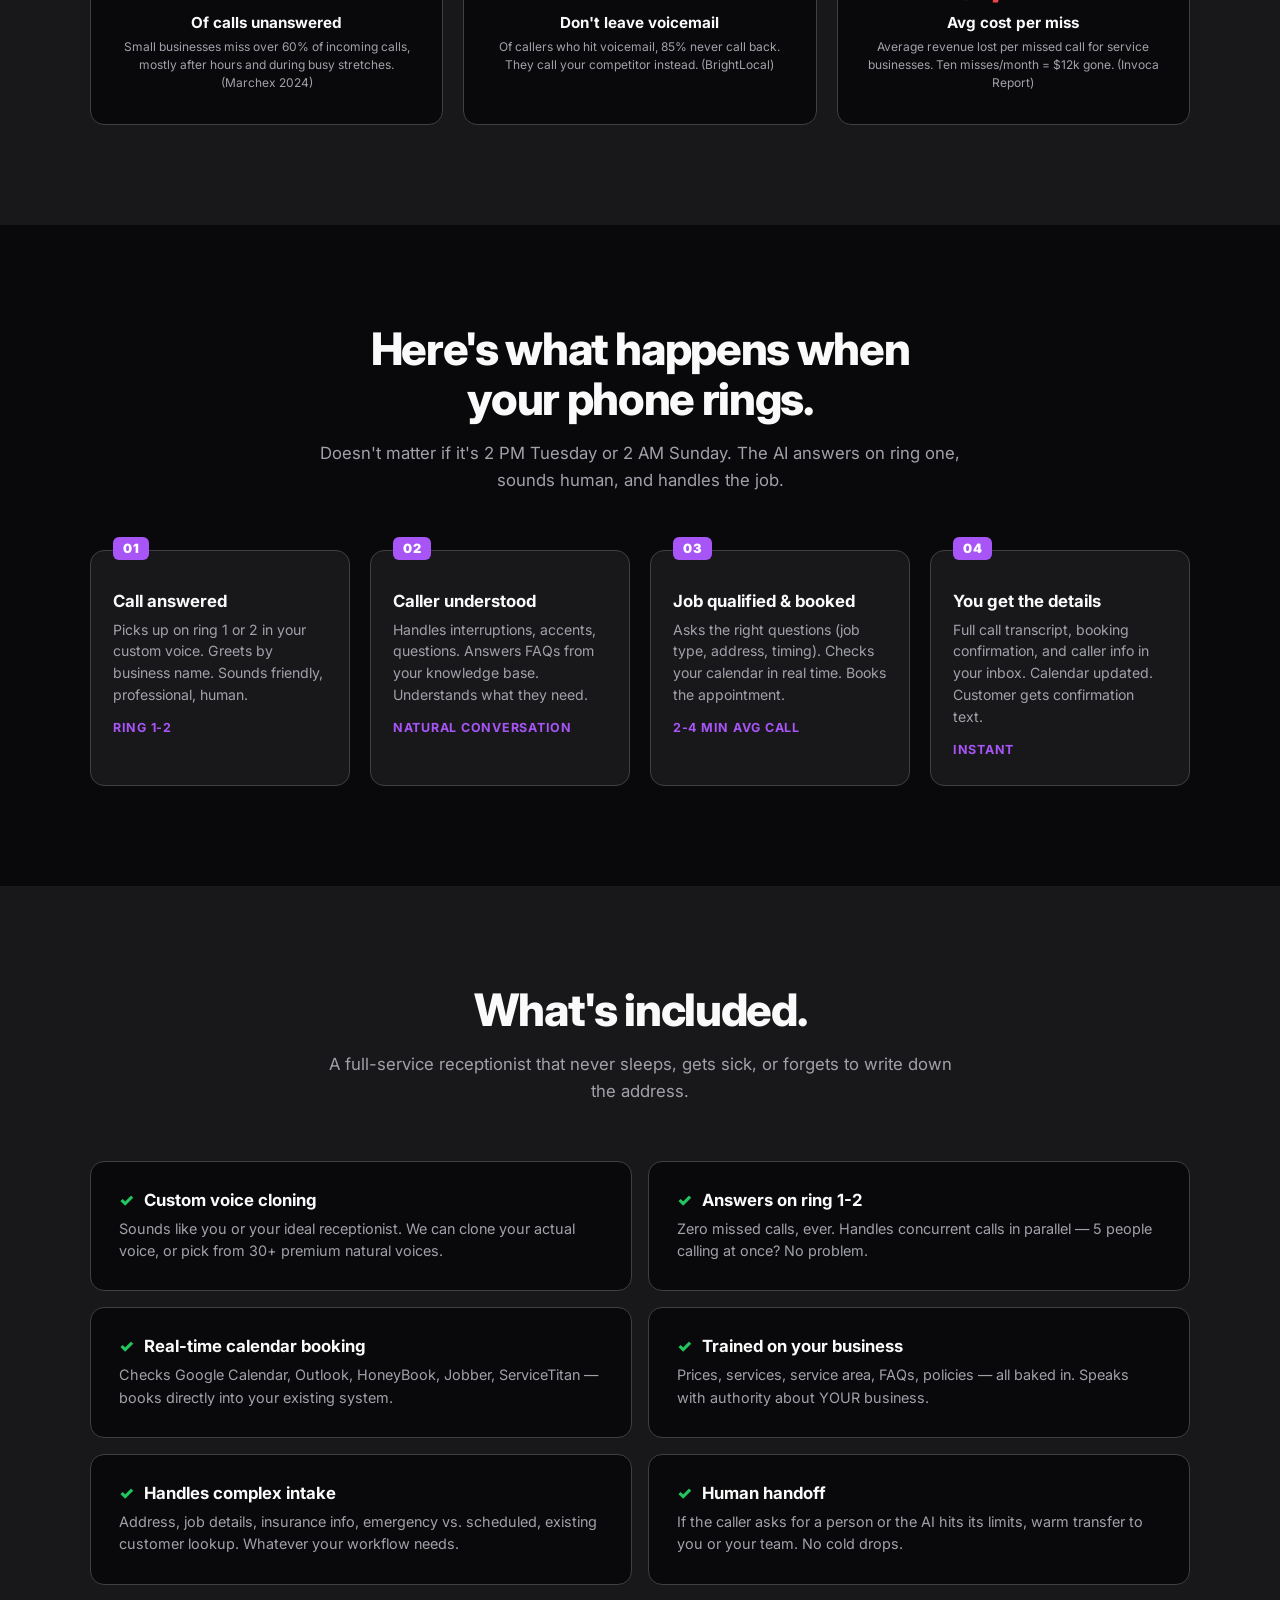
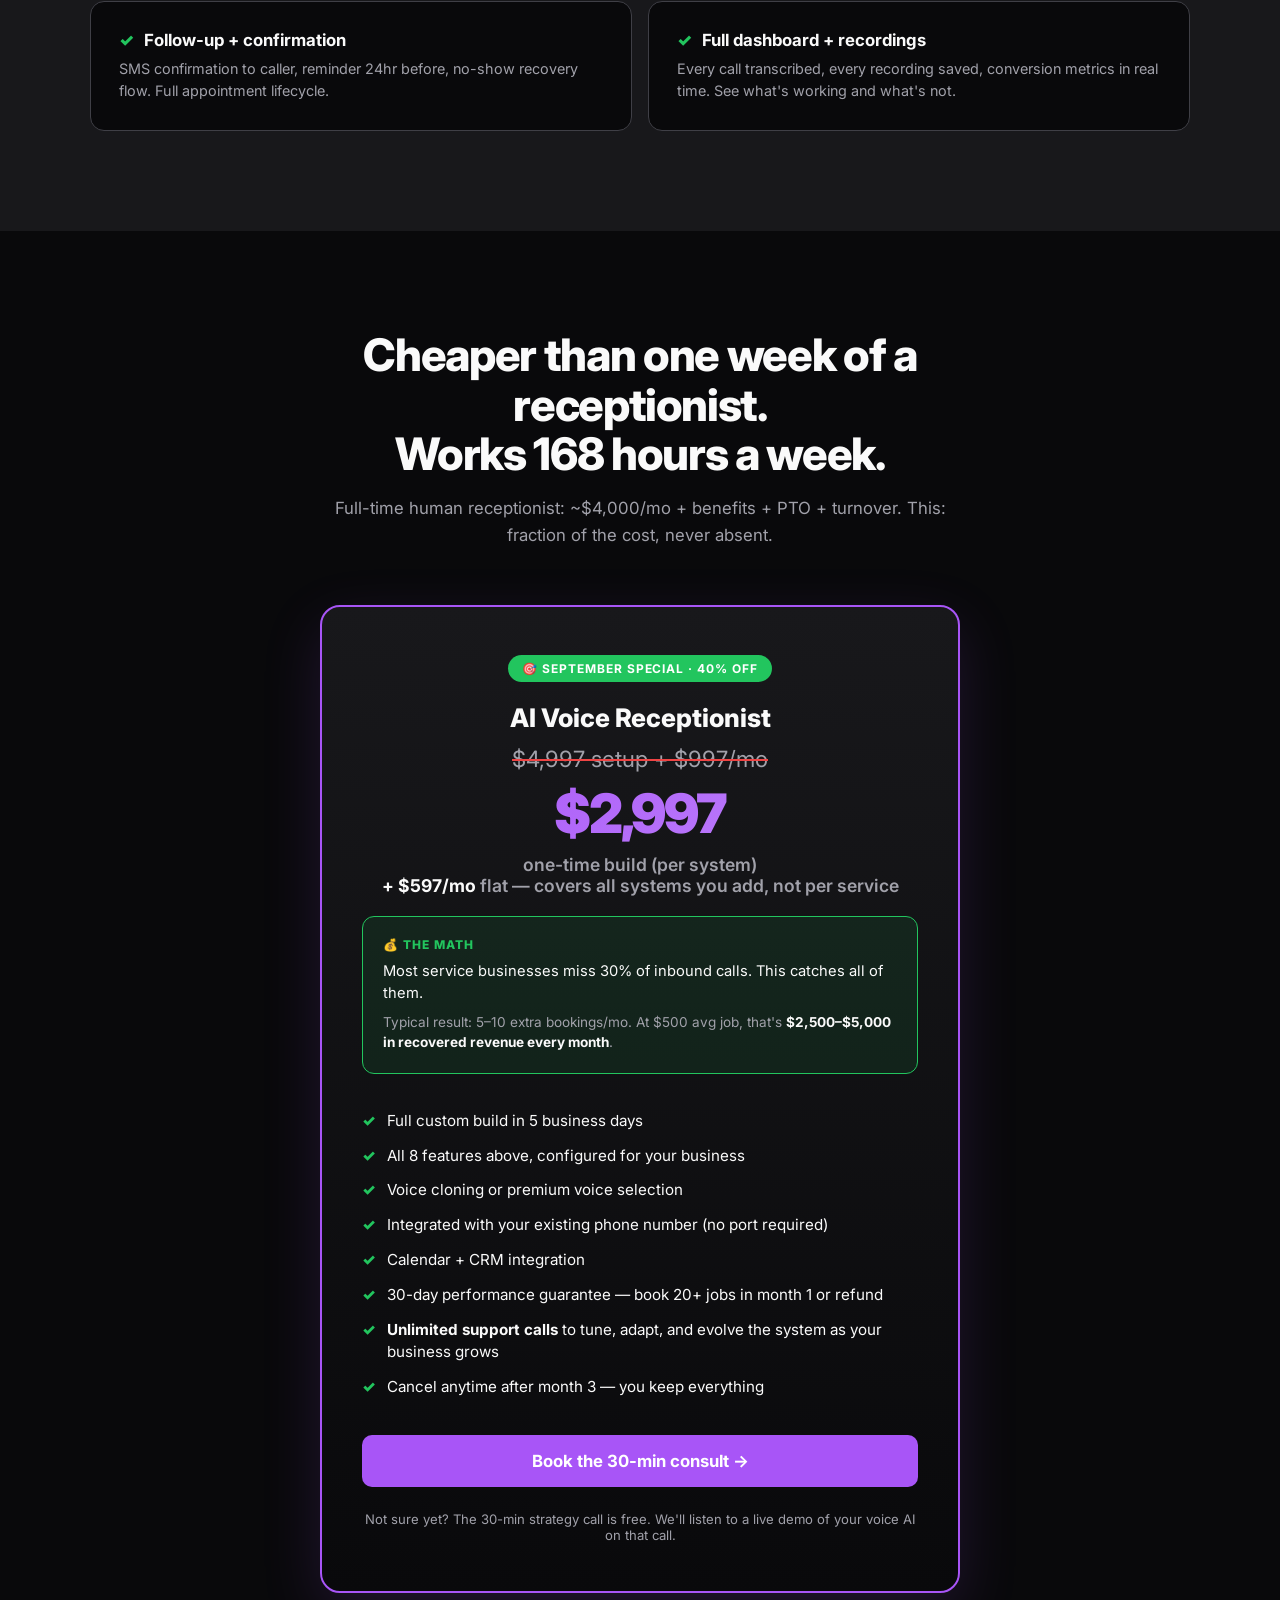
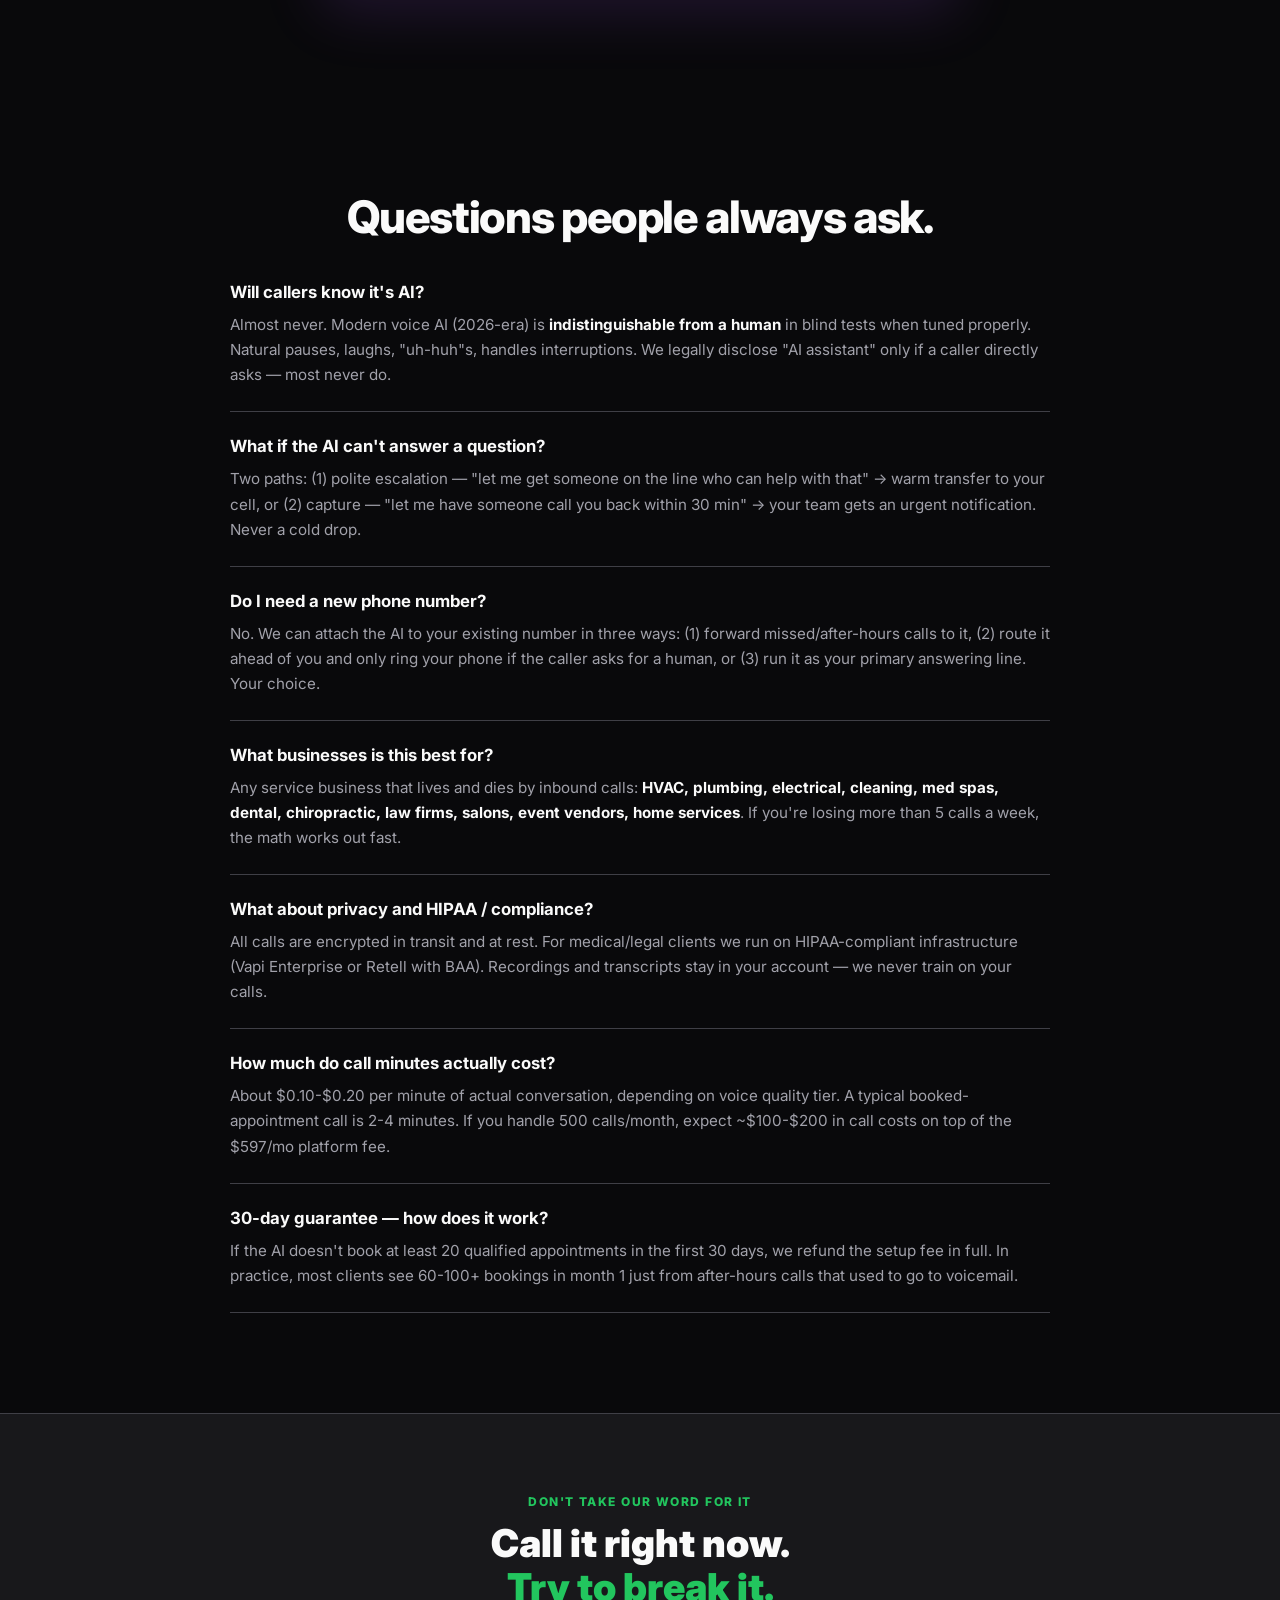
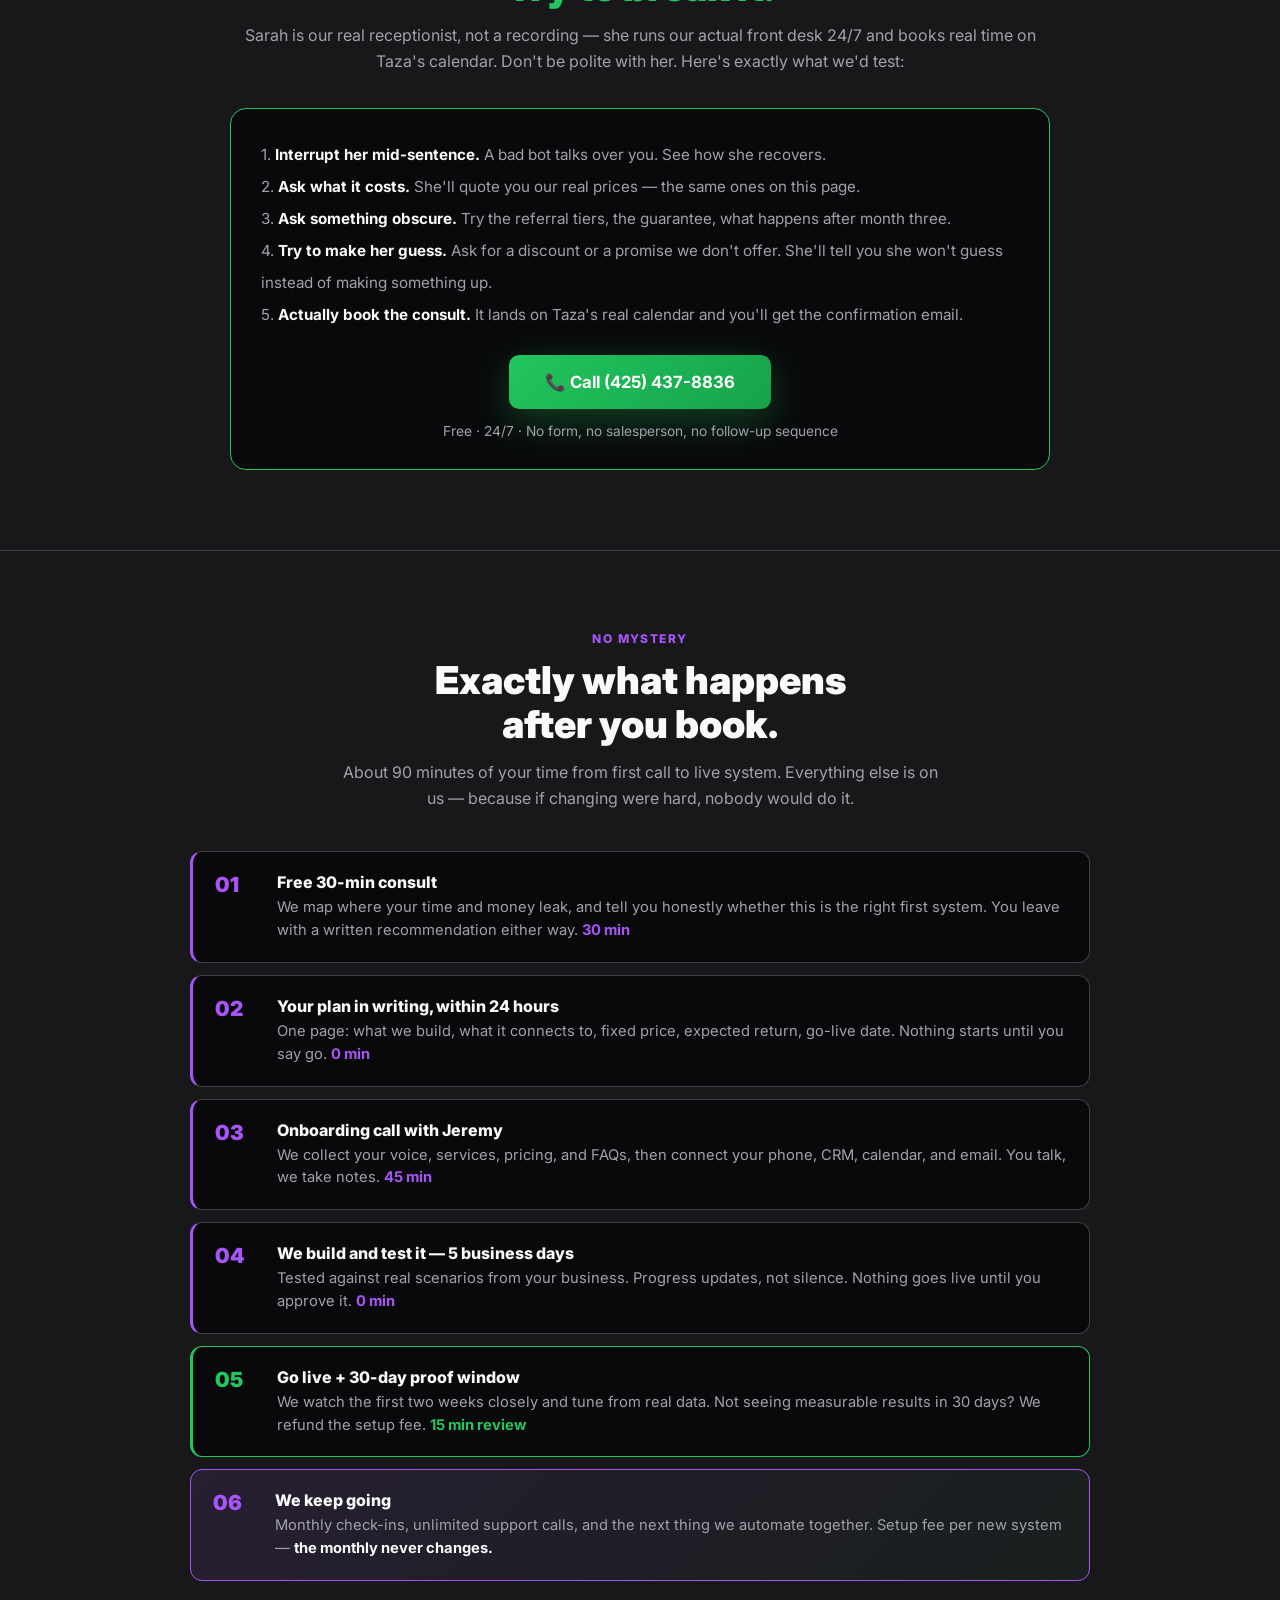
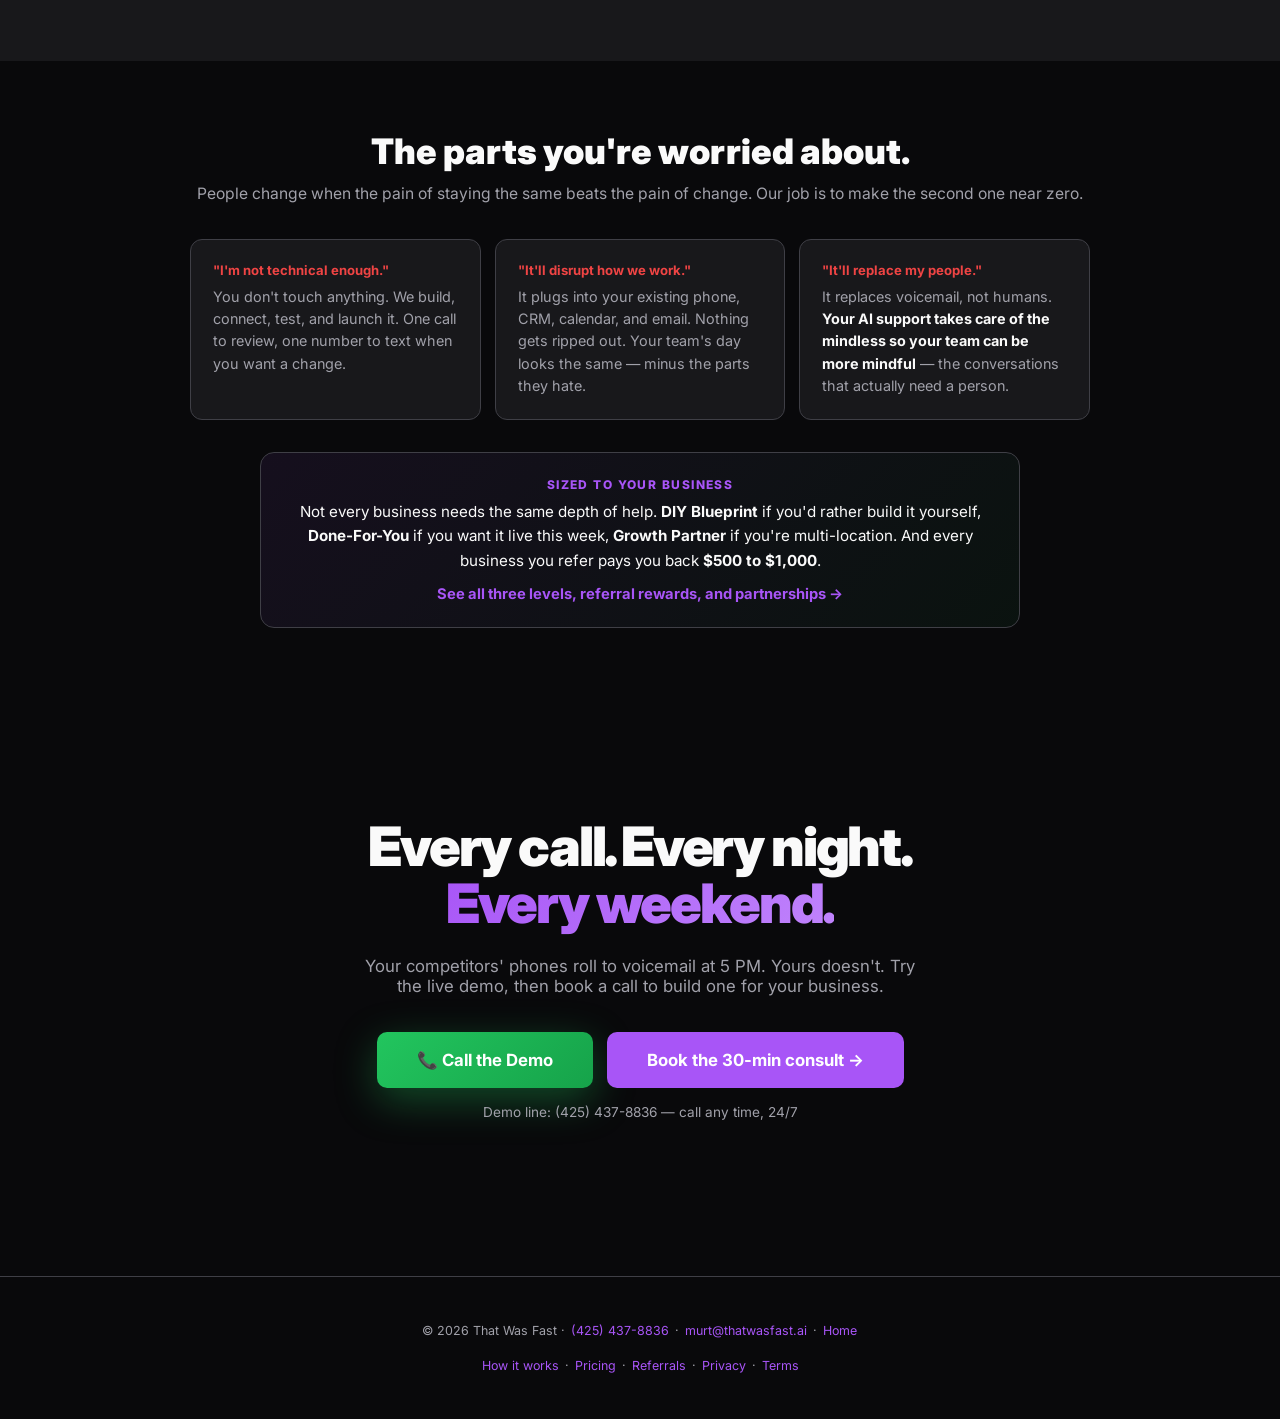
<file: voice-receptionist/index.html>
<!DOCTYPE html>
<html lang="en">
<head>
<meta charset="UTF-8">
<meta name="viewport" content="width=device-width,initial-scale=1">
<title>AI Voice Receptionist — That Was Fast</title>
<meta name="description" content="Never miss a call again. AI answers every incoming call in your business's voice, books appointments, and follows up. Built for service businesses. 5-day delivery.">
<meta property="og:title" content="AI Voice Receptionist — That Was Fast">
<meta property="og:description" content="Answers every call in your voice. Books appointments. Follows up. 24/7. Built in 5 days.">
<meta property="og:type" content="website">
<meta property="og:url" content="https://thatwasfast.ai/voice-receptionist/">
<meta property="og:image" content="https://thatwasfast.ai/og-image.png">
<meta name="twitter:card" content="summary_large_image">
<meta name="twitter:title" content="AI Voice Receptionist — That Was Fast">
<meta name="twitter:description" content="Answers every call. Books appointments. 24/7.">
<meta name="twitter:image" content="https://thatwasfast.ai/og-image.png">
<link rel="icon" href="/favicon.ico" type="image/x-icon">
<link rel="icon" href="/icon-192.png" type="image/png" sizes="192x192">
<link rel="apple-touch-icon" href="/icon-192.png">
<link rel="preconnect" href="https://fonts.googleapis.com"><link rel="preconnect" href="https://fonts.gstatic.com" crossorigin>
<link href="https://fonts.googleapis.com/css2?family=Inter:wght@400;500;600;700;800;900&display=swap" rel="stylesheet">
<!-- Meta Pixel -->
<script>
!function(f,b,e,v,n,t,s){if(f.fbq)return;n=f.fbq=function(){n.callMethod?n.callMethod.apply(n,arguments):n.queue.push(arguments)};if(!f._fbq)f._fbq=n;n.push=n;n.loaded=!0;n.version='2.0';n.queue=[];t=b.createElement(e);t.async=!0;t.src=v;s=b.getElementsByTagName(e)[0];s.parentNode.insertBefore(t,s)}(window,document,'script','https://connect.facebook.net/en_US/fbevents.js');
fbq('init','1116154840839854');
fbq('track','PageView');
fbq('track','ViewContent',{content_name:'AI Voice Receptionist',content_category:'voice-receptionist'});
</script>
<noscript><img height="1" width="1" style="display:none" src="https://www.facebook.com/tr?id=1116154840839854&ev=PageView&noscript=1"/></noscript>
<!-- CAPI helper -->
<script>
window.TWF_CAPI='https://thatwasfast-capi.murtazajafferji.workers.dev';
window.twfCapiSend=function(name,data){
  var id=(crypto.randomUUID?crypto.randomUUID():Date.now()+'-'+Math.random().toString(36).slice(2));
  try{
    var m=document.cookie.match(/_fbc=([^;]+)/); var fbc=m?m[1]:null;
    var p=document.cookie.match(/_fbp=([^;]+)/); var fbp=p?p[1]:null;
    if(window.fbq)fbq('track',name,data||{},{eventID:id});
    fetch(window.TWF_CAPI,{method:'POST',headers:{'Content-Type':'application/json'},keepalive:true,body:JSON.stringify({event_name:name,event_id:id,event_source_url:location.href,custom_data:data||{},user_data:{fbc:fbc,fbp:fbp}})}).catch(function(){});
  }catch(e){}
};
</script>
<!-- Google Analytics + Google Ads -->
<script async src="https://www.googletagmanager.com/gtag/js?id=G-YH6KCPB6RQ"></script>
<script>
window.dataLayer=window.dataLayer||[];
function gtag(){dataLayer.push(arguments)}
gtag('js',new Date());
gtag('config','G-YH6KCPB6RQ',{page_title:'Voice Receptionist Offer',page_path:'/voice-receptionist/'});
gtag('config','AW-18429599857');
document.addEventListener('DOMContentLoaded',function(){
  document.querySelectorAll('a[href*="cal.com/thatwasfast"]').forEach(function(a){
    a.addEventListener('click',function(){
      var loc=a.closest('nav')?'nav':(a.closest('.final')?'final':(a.closest('.price-card')?'pricing':'hero'));
      gtag('event','book_call_click',{page:'voice-receptionist',cta_location:loc});
      gtag('event','generate_lead',{offer:'voice-receptionist',source:loc});
      gtag('event','conversion',{send_to:'AW-18429599857/LSiECJ2E_O0cEPHA9dNE',value:500,currency:'USD'});
      if(window.twfCapiSend)twfCapiSend('Lead',{content_name:'Book a Call',content_category:'voice-receptionist',source:loc,value:500,currency:'USD'});
    });
  });
});
</script>
<style>
:root{--bg:#09090b;--surface:#18181b;--surface2:#27272a;--border:#3f3f46;--text:#fafafa;--muted:#a1a1aa;--gold:#a855f7;--gold2:#c084fc;--white:#fff;--red:#ef4444;--green:#22c55e;--max:1100px}
*{box-sizing:border-box;margin:0;padding:0}
html{scroll-behavior:smooth}
html,body{overflow-x:hidden}
body{font-family:'Inter',system-ui,sans-serif;background:var(--bg);color:var(--text);-webkit-font-smoothing:antialiased}
a{color:inherit;text-decoration:none}

nav{position:sticky;top:0;z-index:100;padding:16px 16px;display:flex;align-items:center;justify-content:space-between;background:rgba(9,9,11,.8);backdrop-filter:blur(20px)}
.logo{font-weight:900;font-size:1rem;letter-spacing:-.02em;white-space:nowrap}
.logo span{color:var(--gold)}
.nav-cta{padding:8px 16px;background:var(--gold);color:var(--white);font-weight:700;font-size:.82rem;border-radius:8px;transition:transform .15s;white-space:nowrap}
.nav-cta:hover{transform:scale(1.04)}

.hero{min-height:92vh;display:flex;flex-direction:column;align-items:center;justify-content:center;text-align:center;padding:140px 24px 80px;position:relative}
.hero::before{content:'';position:absolute;top:0;left:50%;transform:translateX(-50%);width:100%;max-width:800px;height:800px;background:radial-gradient(circle,rgba(168,85,247,.08) 0%,transparent 70%);pointer-events:none}
.eyebrow{display:inline-flex;align-items:center;gap:8px;padding:8px 16px;background:var(--surface);border:1px solid var(--border);border-radius:999px;font-size:.8rem;color:var(--muted);margin-bottom:32px}
.eyebrow .dot{width:8px;height:8px;border-radius:50%;background:var(--gold);animation:pulse 2s infinite}
@keyframes pulse{0%,100%{opacity:1}50%{opacity:.4}}
.hero h1{font-size:clamp(2.6rem,6.5vw,5rem);font-weight:900;line-height:1.02;letter-spacing:-.04em;max-width:920px}
.hero h1 span{background:linear-gradient(135deg,var(--gold),var(--gold2));-webkit-background-clip:text;-webkit-text-fill-color:transparent;background-clip:text}
.hero-sub{font-size:clamp(1.1rem,2.2vw,1.35rem);color:var(--muted);margin-top:24px;max-width:640px;line-height:1.5}
.hero-sub strong{color:var(--text)}
.hero-cta-row{margin-top:40px;display:flex;gap:16px;flex-wrap:wrap;justify-content:center}
.btn-primary{padding:16px 36px;background:var(--gold);color:var(--white);font-weight:700;font-size:1rem;border-radius:10px;border:0;cursor:pointer;transition:transform .15s,box-shadow .15s;display:inline-block}
.btn-primary:hover{transform:translateY(-2px);box-shadow:0 12px 40px rgba(168,85,247,.25)}
.btn-ghost{padding:16px 36px;background:transparent;border:1.5px solid var(--border);color:var(--text);font-weight:600;font-size:1rem;border-radius:10px;cursor:pointer;transition:border-color .2s;display:inline-block}
.btn-ghost:hover{border-color:var(--gold)}
.hero-note{margin-top:20px;font-size:.85rem;color:var(--muted)}

.stats{padding:60px 24px;border-top:1px solid var(--border);border-bottom:1px solid var(--border);background:var(--surface)}
.stats-inner{max-width:var(--max);margin:0 auto;display:grid;grid-template-columns:repeat(4,1fr);gap:24px;text-align:center}
.stat-num{font-size:clamp(2rem,4vw,3rem);font-weight:900;letter-spacing:-.03em;background:linear-gradient(135deg,var(--gold),var(--gold2));-webkit-background-clip:text;-webkit-text-fill-color:transparent;background-clip:text}
.stat-label{font-size:.82rem;color:var(--muted);margin-top:4px;font-weight:500}
@media(max-width:600px){.stats-inner{grid-template-columns:repeat(2,1fr)}}

section{padding:100px 24px}
.section-inner{max-width:var(--max);margin:0 auto}
.section-title{font-size:clamp(1.8rem,4vw,2.8rem);font-weight:800;line-height:1.1;letter-spacing:-.03em;margin-bottom:16px;text-align:center}
.section-sub{color:var(--muted);font-size:1.05rem;max-width:640px;margin:0 auto 56px;text-align:center;line-height:1.6}
.section-sub strong{color:var(--text)}

.problem{background:var(--surface)}
.p-grid{display:grid;grid-template-columns:repeat(3,1fr);gap:20px}
.p-stat{background:var(--bg);border:1px solid var(--border);border-radius:14px;padding:32px 24px;text-align:center}
.p-stat .num{font-size:2.4rem;font-weight:900;color:var(--red);letter-spacing:-.03em;margin-bottom:8px}
.p-stat .label{font-size:.95rem;font-weight:700;margin-bottom:6px}
.p-stat .cite{font-size:.75rem;color:var(--muted);line-height:1.5}
@media(max-width:700px){.p-grid{grid-template-columns:1fr}}

.solution-flow{display:grid;grid-template-columns:repeat(4,1fr);gap:20px;position:relative}
.s-step{background:var(--surface);border:1px solid var(--border);border-radius:14px;padding:28px 22px;position:relative;transition:border-color .2s}
.s-step:hover{border-color:var(--gold)}
.s-num{position:absolute;top:-14px;left:22px;background:var(--gold);color:var(--white);font-weight:900;font-size:.8rem;padding:4px 10px;border-radius:6px;letter-spacing:.05em}
.s-step h3{font-size:1.05rem;font-weight:700;margin:12px 0 8px}
.s-step p{font-size:.88rem;color:var(--muted);line-height:1.55}
.s-step .time{font-size:.78rem;font-weight:700;color:var(--gold);margin-top:14px;text-transform:uppercase;letter-spacing:.06em}
@media(max-width:900px){.solution-flow{grid-template-columns:repeat(2,1fr)}}
@media(max-width:500px){.solution-flow{grid-template-columns:1fr}}

.features{background:var(--surface)}
.f-grid{display:grid;grid-template-columns:repeat(2,1fr);gap:16px}
.f{background:var(--bg);border:1px solid var(--border);border-radius:14px;padding:28px}
.f h3{font-size:1.05rem;font-weight:700;margin-bottom:8px;display:flex;align-items:center;gap:10px}
.f h3 .check{color:var(--green);font-weight:900}
.f p{font-size:.9rem;color:var(--muted);line-height:1.55}
@media(max-width:700px){.f-grid{grid-template-columns:1fr}}

.pricing-inner{max-width:640px;margin:0 auto}
.price-card{background:linear-gradient(180deg,var(--surface) 0%,var(--bg) 100%);border:2px solid var(--gold);border-radius:20px;padding:48px 40px;text-align:center;box-shadow:0 20px 60px rgba(168,85,247,.15)}
.price-tag{display:inline-block;background:var(--gold);color:var(--white);font-weight:700;font-size:.75rem;padding:6px 14px;border-radius:999px;letter-spacing:.08em;text-transform:uppercase;margin-bottom:20px}
.price-name{font-size:1.6rem;font-weight:800;margin-bottom:12px}
.price-amount{font-size:3.4rem;font-weight:900;letter-spacing:-.04em;background:linear-gradient(135deg,var(--gold),var(--gold2));-webkit-background-clip:text;-webkit-text-fill-color:transparent;background-clip:text}
.price-plus{font-size:1.1rem;color:var(--muted);font-weight:600;margin-top:8px}
.price-plus strong{color:var(--text)}
.price-list{text-align:left;margin:36px 0;display:flex;flex-direction:column;gap:12px}
.price-list li{list-style:none;display:flex;gap:12px;align-items:flex-start;font-size:.95rem;line-height:1.5}
.price-list .check{color:var(--green);font-weight:900;flex-shrink:0}
.price-note{font-size:.82rem;color:var(--muted);margin-top:24px}

.faq-inner{max-width:820px;margin:0 auto}
.faq-item{border-bottom:1px solid var(--border);padding:24px 0}
.faq-q{font-size:1.05rem;font-weight:700;margin-bottom:10px}
.faq-a{font-size:.95rem;color:var(--muted);line-height:1.65}
.faq-a strong{color:var(--text)}

.final{padding:120px 24px;text-align:center}
.final h2{font-size:clamp(2rem,5vw,3.4rem);font-weight:900;letter-spacing:-.04em;line-height:1.05;max-width:800px;margin:0 auto 24px}
.final h2 span{background:linear-gradient(135deg,var(--gold),var(--gold2));-webkit-background-clip:text;-webkit-text-fill-color:transparent;background-clip:text}
.final p{font-size:1.05rem;color:var(--muted);margin-bottom:36px;max-width:560px;margin-left:auto;margin-right:auto}

footer{padding:40px 24px;border-top:1px solid var(--border);text-align:center}
footer p{font-size:.78rem;color:var(--muted)}
footer a{color:var(--gold)}

@media(max-width:480px){
nav{padding:12px 12px}
.nav-cta{padding:7px 12px;font-size:.75rem}
.logo{font-size:.88rem}
.hero{padding-top:40px;min-height:auto;padding-bottom:60px}
.hero h1{font-size:2rem}
.hero-sub{font-size:.95rem}
.hero-cta-row{flex-direction:column;align-items:center;gap:12px}
.btn-primary,.btn-ghost{width:100%;max-width:300px;text-align:center;justify-content:center}
.stats-inner{grid-template-columns:repeat(2,1fr);gap:12px}
.stat-num{font-size:1.8rem}
section{padding:56px 16px}
.section-title{font-size:1.5rem}
.price-card{padding:32px 20px}
.price-amount{font-size:2.4rem}
}

/* a11y + tap targets (round-2 audit) */
a:focus-visible,button:focus-visible,input:focus-visible,summary:focus-visible{outline:2px solid var(--gold);outline-offset:2px;border-radius:4px}
footer a{display:inline-block;padding:6px 2px}
nav a{display:inline-flex;align-items:center;min-height:38px}
details summary{min-height:32px}
@media(max-width:600px){
  footer a{padding:8px 4px}
}

/* MOBILE NAV — secondary links collapse, logo + primary CTA stay (fix: nav was 642px wide on a 375px screen) */
.nav-secondary{display:flex;gap:8px;align-items:center}
nav .nav-cta{padding:9px 16px;font-size:.8rem}
@media(max-width:860px){
  .nav-secondary{display:none}
  nav{padding:12px 14px;gap:10px}
  nav .nav-cta{padding:10px 14px;font-size:.8rem}
  .nav-phone{display:inline-flex !important;align-items:center;justify-content:center;min-width:42px;height:38px;border:1px solid var(--border);border-radius:8px;font-size:1rem}
  .nav-phone .nav-phone-label{display:none}
  .logo{font-size:.92rem}
}
@media(max-width:380px){
  nav{padding:10px 12px}
  nav .nav-cta{padding:9px 12px;font-size:.74rem}
  .logo{font-size:.85rem}
}

/* PROMO BAR — mobile compaction */
.promo-bar{font-size:.85rem;line-height:1.45}
@media(max-width:600px){
  .promo-bar{font-size:.74rem;padding:8px 12px !important;line-height:1.35}
  .promo-bar .promo-long{display:none}
}

/* CTA BUTTONS — were wrapping to 2 lines on every phone width.
   40px side padding + a 300px cap left ~220px for ~230px of text. */
.btn-primary,.btn-ghost{white-space:nowrap}
@media(max-width:600px){
  .btn-primary,.btn-ghost{
    padding-left:20px !important;padding-right:20px !important;
    font-size:.95rem !important;
    max-width:340px !important;width:100% !important;
    white-space:nowrap;
  }
}
@media(max-width:340px){
  .btn-primary,.btn-ghost{font-size:.8rem !important;padding-left:10px !important;padding-right:10px !important;letter-spacing:-.01em}
}
</style>
<link rel="canonical" href="https://thatwasfast.ai/voice-receptionist/">
<script type="application/ld+json">
{"@context":"https://schema.org","@type":"Service","name":"AI Voice Receptionist","description":"24/7 AI voice receptionist that answers calls, qualifies callers, and books appointments. Live in 5 days.","provider":{"@type":"Organization","name":"That Was Fast","url":"https://thatwasfast.ai/"},"areaServed":"US","offers":{"@type":"Offer","priceCurrency":"USD","price":"2997","description":"$2,997 setup + $597/mo flat retainer (covers all systems added)"}}
</script>
<script>
(function(){
  var page = location.pathname.replace(/\/$/,'').split('/').pop() || 'home';
  document.addEventListener('click', function(e){
    var a = e.target.closest('a[href*="cal.com/thatwasfast"]');
    if (!a) return;
    if (a.dataset.twfTracked) return;
    a.dataset.twfTracked = '1';
    var event = (new URL(a.href).searchParams.get('event')) || page;
    try{
      if (window.gtag) gtag('event', 'book_call_click', {page: page, source: 'auto', event_type: event});
      if (window.gtag) gtag('event', 'generate_lead', {offer: event, source: 'auto'});
      if (window.twfCapiSend) twfCapiSend('Lead', {content_name: 'Book a Call', content_category: event, value: 500, currency: 'USD'});
      if (window.fbq) fbq('track', 'Lead', {content_name: 'Book a Call', content_category: event, value: 500, currency: 'USD'});
    } catch(err){}
    setTimeout(function(){ delete a.dataset.twfTracked; }, 3000);
  }, true);
  document.addEventListener('click', function(e){
    var a = e.target.closest('a[href^="tel:+1425"]');
    if (!a) return;
    if (a.dataset.twfCalltracked) return;
    a.dataset.twfCalltracked = '1';
    try{
      if (window.gtag) gtag('event', 'demo_call', {page: page, source: 'auto'});
      if (window.twfCapiSend) twfCapiSend('Contact', {content_name: 'Demo Call', content_category: page});
      if (window.fbq) fbq('track', 'Contact', {content_name: 'Demo Call'});
    } catch(err){}
    setTimeout(function(){ delete a.dataset.twfCalltracked; }, 3000);
  }, true);
})();
</script>
</head>
<body>

<div class="promo-bar" style="background:linear-gradient(90deg,#22c55e,#16a34a);color:#fff;text-align:center;padding:10px 16px;font-weight:600;position:relative;z-index:101"><strong>🎯 SEPTEMBER SPECIAL</strong> — 40% off<span class="promo-long"> every offer</span>. <strong id="spots-left">Only 5 spots left</strong><span class="promo-long"> · Book by Sept 30</span>.</div>
<script>
window.TWF_SPOTS_LEFT = 5;
window.TWF_PROMO_END = new Date('2026-10-01T00:00:00-07:00');
(function(){
  var n = window.TWF_SPOTS_LEFT;
  var el = document.getElementById('spots-left');
  if (!el) return;
  if (new Date() >= window.TWF_PROMO_END) { el.parentElement.style.display='none'; return; }
  if (n <= 0) { el.parentElement.style.display='none'; return; }
  el.textContent = 'Only ' + n + (n === 1 ? ' spot' : ' spots') + ' left';
  if (n <= 2) el.style.color = '#fef08a';
})();
</script>

<nav>
<a href="/" class="logo">that was <span>fast</span></a>
<div style="display:flex;gap:8px;align-items:center">
<span class="nav-secondary" style="gap:6px"><a href="/voice-receptionist/" style="padding:6px 10px;font-size:.78rem;color:var(--gold);text-decoration:none;font-weight:600">Voice</a>
<a href="/lead-response/" style="padding:6px 10px;font-size:.78rem;color:var(--muted);text-decoration:none;font-weight:600">Lead Response</a>
<a href="/lead-revival/" style="padding:6px 10px;font-size:.78rem;color:var(--muted);text-decoration:none;font-weight:600">Lead Revival</a>
<a href="/auto-proposal/" style="padding:6px 10px;font-size:.78rem;color:var(--muted);text-decoration:none;font-weight:600">Proposals</a>
<a href="/#how" style="padding:8px 10px;font-size:.78rem;font-weight:600;color:var(--muted)">How it works</a><a href="/pricing/" style="padding:8px 10px;font-size:.78rem;font-weight:600;color:var(--muted)">Pricing</a></span>
<a href="tel:+14254378836" class="nav-phone" aria-label="Call the live AI demo at (425) 437-8836" onclick="if(window.gtag)gtag('event','demo_call',{page:'voice-receptionist',source:'nav'});if(window.twfCapiSend)twfCapiSend('Contact',{content_name:'Demo Call',content_category:'voice-receptionist'});" style="padding:8px 12px;background:transparent;border:1px solid var(--border);color:var(--text);font-weight:600;font-size:.78rem;border-radius:8px;white-space:nowrap">📞<span class="nav-phone-label"> Live Demo</span></a>
<a href="https://cal.com/thatwasfast/30min?event=voice-receptionist" target="_blank" rel="noopener" onclick="if(window.gtag)gtag('event','book_call_click',{page:'voice-receptionist',source:'nav'});if(window.twfCapiSend)twfCapiSend('Lead',{content_name:'Book a Call',content_category:'voice-receptionist',value:500,currency:'USD'});" class="nav-cta">Book the consult</a>
</div>
</nav>

<section class="hero">
<div class="eyebrow"><span class="dot"></span>LIVE DEMO · CALL (425) 437-8836</div>
<h1>Answer every call.<br>Book every job.<br><span>Even at 2 AM on a Sunday.</span></h1>
<p class="hero-sub">A voice AI that sounds like you (or your best receptionist), answers every incoming call, qualifies the caller, books the appointment, and syncs to your calendar — <strong>24/7, never sick, never on lunch break</strong>. Built in 5 days.</p>
<div class="hero-cta-row">
<a href="tel:+14254378836" onclick="if(window.gtag)gtag('event','demo_call',{page:'voice-receptionist',source:'hero'});if(window.twfCapiSend)twfCapiSend('Contact',{content_name:'Demo Call',content_category:'voice-receptionist'});" class="btn-primary" style="background:linear-gradient(135deg,#22c55e,#16a34a);box-shadow:0 12px 40px rgba(34,197,94,.35)">📞 Try the Live Demo → (425) 437-8836</a>
<a href="https://cal.com/thatwasfast/30min?event=voice-receptionist" target="_blank" rel="noopener" class="btn-ghost">Book the 30-min consult</a>
</div>
<p class="hero-note" style="margin-top:16px">Call the number above <strong>right now</strong> — real AI receptionist, 24/7. Then <a href="https://cal.com/thatwasfast/30min?event=voice-receptionist" target="_blank" rel="noopener" style="color:var(--gold);text-decoration:underline">book a call</a> to build one for your business. $2,997 setup · $597/mo flat · 5-day delivery.</p>
</section>

<section style="padding:80px 24px;background:var(--surface)">
<div style="max-width:920px;margin:0 auto">
<h2 style="text-align:center;font-size:clamp(1.8rem,4vw,2.6rem);font-weight:900;margin-bottom:12px">This is the call you'll get<br><span style="background:linear-gradient(135deg,var(--gold),var(--gold2));-webkit-background-clip:text;-webkit-text-fill-color:transparent;background-clip:text">when you dial the number.</span></h2>
<p style="text-align:center;color:var(--muted);font-size:1.05rem;max-width:600px;margin:0 auto 48px">Sarah is our <strong style="color:var(--text)">actual receptionist</strong> — she answers That Was Fast's real line, quotes our real prices, and books real time on Taza's calendar. Not a scripted demo. Call her and she'll do this for you.</p>
<div style="max-width:420px;margin:0 auto;background:#000;border-radius:44px;padding:14px;box-shadow:0 30px 80px rgba(0,0,0,.5),0 0 0 2px #333">
<div style="background:linear-gradient(180deg,#1a1a1c 0%,#0a0a0c 100%);border-radius:32px;overflow:hidden;position:relative">
<div style="height:32px;background:#000;display:flex;align-items:center;justify-content:space-between;padding:0 24px;font-size:.72rem;color:#fff;font-weight:600"><span>9:41</span><div style="display:flex;gap:6px;align-items:center"><span>📶</span><span>5G</span><span>🔋</span></div></div>
<div style="padding:32px 24px 24px;text-align:center;border-bottom:1px solid rgba(255,255,255,.08)">
<div style="width:88px;height:88px;background:linear-gradient(135deg,#22c55e,#16a34a);border-radius:50%;margin:0 auto 12px;display:flex;align-items:center;justify-content:center;font-size:2rem;box-shadow:0 8px 24px rgba(34,197,94,.4)">🎙️</div>
<div style="font-size:1.1rem;font-weight:700;color:#fff;margin-bottom:4px">Sarah — That Was Fast</div>
<div style="font-size:.85rem;color:#22c55e;font-weight:600">🟢 On call · 01:31</div>
</div>
<div style="padding:20px;display:flex;flex-direction:column;gap:10px;background:#0a0a0c">
<div style="align-self:flex-start;max-width:82%;background:#27272a;color:#fff;padding:10px 14px;border-radius:16px 16px 16px 4px;font-size:.86rem;line-height:1.4"><strong style="color:#22c55e;font-size:.7rem;display:block;margin-bottom:2px">SARAH</strong>Thanks for calling That Was Fast, this is Sarah — how can I help you today?</div>
<div style="align-self:flex-end;max-width:82%;background:#0369a1;color:#fff;padding:10px 14px;border-radius:16px 16px 4px 16px;font-size:.86rem;line-height:1.4"><strong style="color:#93c5fd;font-size:.7rem;display:block;margin-bottom:2px">CALLER</strong>I run an HVAC company and we're missing calls when the crew's on jobs. What would this cost me?</div>
<div style="align-self:flex-start;max-width:82%;background:#27272a;color:#fff;padding:10px 14px;border-radius:16px 16px 16px 4px;font-size:.86rem;line-height:1.4"><strong style="color:#22c55e;font-size:.7rem;display:block;margin-bottom:2px">SARAH</strong>Twenty-nine ninety-seven to build it, then five ninety-seven a month flat. And that monthly covers every system we build you, not per service.</div>
<div style="align-self:flex-end;max-width:82%;background:#0369a1;color:#fff;padding:10px 14px;border-radius:16px 16px 4px 16px;font-size:.86rem;line-height:1.4"><strong style="color:#93c5fd;font-size:.7rem;display:block;margin-bottom:2px">CALLER</strong>How long until it's actually running?</div>
<div style="align-self:flex-start;max-width:82%;background:#27272a;color:#fff;padding:10px 14px;border-radius:16px 16px 16px 4px;font-size:.86rem;line-height:1.4"><strong style="color:#22c55e;font-size:.7rem;display:block;margin-bottom:2px">SARAH</strong>Five business days from kickoff. You'd spend about ninety minutes total — one consult, one onboarding call, one review.</div>
<div style="align-self:flex-start;max-width:82%;background:#27272a;color:#fff;padding:10px 14px;border-radius:16px 16px 16px 4px;font-size:.86rem;line-height:1.4"><strong style="color:#22c55e;font-size:.7rem;display:block;margin-bottom:2px">SARAH</strong>Want me to get you thirty minutes with Taza? It's free, and you'll leave with a written plan whether or not you work with us.</div>
<div style="align-self:flex-end;max-width:82%;background:#0369a1;color:#fff;padding:10px 14px;border-radius:16px 16px 4px 16px;font-size:.86rem;line-height:1.4"><strong style="color:#93c5fd;font-size:.7rem;display:block;margin-bottom:2px">CALLER</strong>Yeah, let's do it.</div>
<div style="align-self:flex-start;max-width:82%;background:#27272a;color:#fff;padding:10px 14px;border-radius:16px 16px 16px 4px;font-size:.86rem;line-height:1.4"><strong style="color:#22c55e;font-size:.7rem;display:block;margin-bottom:2px">SARAH</strong>Let me pull up his calendar real quick… I've got Monday the 8th at 10 AM, or Tuesday the 9th at 2. Which works?</div>
<div style="align-self:center;background:rgba(34,197,94,.15);border:1px solid #22c55e;color:#22c55e;padding:10px 14px;border-radius:12px;font-size:.78rem;font-weight:700;margin-top:6px;text-align:center">✅ REAL BOOKING · Synced to Taza's calendar · Confirmation emailed</div>
</div>
</div>
</div>
<p style="text-align:center;color:var(--muted);font-size:.85rem;margin-top:24px">Every answer above is one she'll actually give you — <strong style="color:var(--text)">same prices, same process, same calendar.</strong> If she can't answer something, she says so instead of guessing.</p>
</div>
</section>

<section class="stats">
<div class="stats-inner">
<div><div class="stat-num">24/7</div><div class="stat-label">Never misses a call, ever</div></div>
<div><div class="stat-num">85%</div><div class="stat-label">Of after-hours calls become booked jobs</div></div>
<div><div class="stat-num">$0</div><div class="stat-label">Salary, benefits, or PTO</div></div>
<div><div class="stat-num">5 days</div><div class="stat-label">From kickoff to answering calls</div></div>
</div>
</section>

<section class="problem">
<div class="section-inner">
<h2 class="section-title">Every missed call is a customer<br>who called someone else.</h2>
<p class="section-sub">The average service business misses <strong>1 out of every 3 calls</strong>. And 85% of people who reach voicemail don't leave one — they hang up and dial the next result on Google.</p>
<div class="p-grid">
<div class="p-stat"><div class="num">62%</div><div class="label">Of calls unanswered</div><div class="cite">Small businesses miss over 60% of incoming calls, mostly after hours and during busy stretches. (Marchex 2024)</div></div>
<div class="p-stat"><div class="num">85%</div><div class="label">Don't leave voicemail</div><div class="cite">Of callers who hit voicemail, 85% never call back. They call your competitor instead. (BrightLocal)</div></div>
<div class="p-stat"><div class="num">$1,200</div><div class="label">Avg cost per miss</div><div class="cite">Average revenue lost per missed call for service businesses. Ten misses/month = $12k gone. (Invoca Report)</div></div>
</div>
</div>
</section>

<section id="how">
<div class="section-inner">
<h2 class="section-title">Here's what happens when<br>your phone rings.</h2>
<p class="section-sub">Doesn't matter if it's 2 PM Tuesday or 2 AM Sunday. The AI answers on ring one, sounds human, and handles the job.</p>
<div class="solution-flow">
<div class="s-step">
<div class="s-num">01</div>
<h3>Call answered</h3>
<p>Picks up on ring 1 or 2 in your custom voice. Greets by business name. Sounds friendly, professional, human.</p>
<div class="time">Ring 1-2</div>
</div>
<div class="s-step">
<div class="s-num">02</div>
<h3>Caller understood</h3>
<p>Handles interruptions, accents, questions. Answers FAQs from your knowledge base. Understands what they need.</p>
<div class="time">Natural conversation</div>
</div>
<div class="s-step">
<div class="s-num">03</div>
<h3>Job qualified & booked</h3>
<p>Asks the right questions (job type, address, timing). Checks your calendar in real time. Books the appointment.</p>
<div class="time">2-4 min avg call</div>
</div>
<div class="s-step">
<div class="s-num">04</div>
<h3>You get the details</h3>
<p>Full call transcript, booking confirmation, and caller info in your inbox. Calendar updated. Customer gets confirmation text.</p>
<div class="time">Instant</div>
</div>
</div>
</div>
</section>

<section class="features">
<div class="section-inner">
<h2 class="section-title">What's included.</h2>
<p class="section-sub">A full-service receptionist that never sleeps, gets sick, or forgets to write down the address.</p>
<div class="f-grid">
<div class="f"><h3><span class="check">✓</span> Custom voice cloning</h3><p>Sounds like you or your ideal receptionist. We can clone your actual voice, or pick from 30+ premium natural voices.</p></div>
<div class="f"><h3><span class="check">✓</span> Answers on ring 1-2</h3><p>Zero missed calls, ever. Handles concurrent calls in parallel — 5 people calling at once? No problem.</p></div>
<div class="f"><h3><span class="check">✓</span> Real-time calendar booking</h3><p>Checks Google Calendar, Outlook, HoneyBook, Jobber, ServiceTitan — books directly into your existing system.</p></div>
<div class="f"><h3><span class="check">✓</span> Trained on your business</h3><p>Prices, services, service area, FAQs, policies — all baked in. Speaks with authority about YOUR business.</p></div>
<div class="f"><h3><span class="check">✓</span> Handles complex intake</h3><p>Address, job details, insurance info, emergency vs. scheduled, existing customer lookup. Whatever your workflow needs.</p></div>
<div class="f"><h3><span class="check">✓</span> Human handoff</h3><p>If the caller asks for a person or the AI hits its limits, warm transfer to you or your team. No cold drops.</p></div>
<div class="f"><h3><span class="check">✓</span> Follow-up + confirmation</h3><p>SMS confirmation to caller, reminder 24hr before, no-show recovery flow. Full appointment lifecycle.</p></div>
<div class="f"><h3><span class="check">✓</span> Full dashboard + recordings</h3><p>Every call transcribed, every recording saved, conversion metrics in real time. See what's working and what's not.</p></div>
</div>
</div>
</section>

<section>
<div class="section-inner pricing-inner">
<h2 class="section-title">Cheaper than one week of a receptionist.<br>Works 168 hours a week.</h2>
<p class="section-sub">Full-time human receptionist: ~$4,000/mo + benefits + PTO + turnover. This: fraction of the cost, never absent.</p>
<div class="price-card">
<div class="price-tag" style="background:#22c55e">🎯 SEPTEMBER SPECIAL · 40% OFF</div>
<div class="price-name">AI Voice Receptionist</div>
<div style="font-size:1.4rem;color:var(--muted);text-decoration:line-through;text-decoration-color:var(--red);margin-bottom:8px">$4,997 setup + $997/mo</div>
<div class="price-amount">$2,997</div>
<div class="price-plus">one-time build (per system)<br><strong>+ $597/mo</strong> flat — covers all systems you add, not per service</div>
<div style="margin-top:20px;padding:20px;background:rgba(34,197,94,.1);border:1px solid #22c55e;border-radius:12px;text-align:left">
<div style="font-size:.75rem;font-weight:800;color:#22c55e;text-transform:uppercase;letter-spacing:.08em;margin-bottom:8px">💰 The math</div>
<p style="font-size:.92rem;line-height:1.5;color:var(--text)">Most service businesses miss 30% of inbound calls. This catches all of them.</p>
<p style="font-size:.85rem;line-height:1.5;color:var(--muted);margin-top:8px">Typical result: 5–10 extra bookings/mo. At $500 avg job, that's <strong style="color:var(--text)">$2,500–$5,000 in recovered revenue every month</strong>.</p>
</div>
<ul class="price-list">
<li><span class="check">✓</span><span>Full custom build in 5 business days</span></li>
<li><span class="check">✓</span><span>All 8 features above, configured for your business</span></li>
<li><span class="check">✓</span><span>Voice cloning or premium voice selection</span></li>
<li><span class="check">✓</span><span>Integrated with your existing phone number (no port required)</span></li>
<li><span class="check">✓</span><span>Calendar + CRM integration</span></li>
<li><span class="check">✓</span><span>30-day performance guarantee — book 20+ jobs in month 1 or refund</span></li>
<li><span class="check">✓</span><span><strong>Unlimited support calls</strong> to tune, adapt, and evolve the system as your business grows</span></li>
<li><span class="check">✓</span><span>Cancel anytime after month 3 — you keep everything</span></li>
</ul>
<a href="https://cal.com/thatwasfast/30min?event=voice-receptionist" target="_blank" rel="noopener" class="btn-primary" style="width:100%;text-align:center;font-size:1.05rem">Book the 30-min consult →</a>
<p class="price-note">Not sure yet? The 30-min strategy call is free. We'll listen to a live demo of your voice AI on that call.</p>
</div>
</div>
</section>

<section>
<div class="section-inner faq-inner">
<h2 class="section-title">Questions people always ask.</h2>
<div class="faq-item">
<div class="faq-q">Will callers know it's AI?</div>
<div class="faq-a">Almost never. Modern voice AI (2026-era) is <strong>indistinguishable from a human</strong> in blind tests when tuned properly. Natural pauses, laughs, "uh-huh"s, handles interruptions. We legally disclose "AI assistant" only if a caller directly asks — most never do.</div>
</div>
<div class="faq-item">
<div class="faq-q">What if the AI can't answer a question?</div>
<div class="faq-a">Two paths: (1) polite escalation — "let me get someone on the line who can help with that" → warm transfer to your cell, or (2) capture — "let me have someone call you back within 30 min" → your team gets an urgent notification. Never a cold drop.</div>
</div>
<div class="faq-item">
<div class="faq-q">Do I need a new phone number?</div>
<div class="faq-a">No. We can attach the AI to your existing number in three ways: (1) forward missed/after-hours calls to it, (2) route it ahead of you and only ring your phone if the caller asks for a human, or (3) run it as your primary answering line. Your choice.</div>
</div>
<div class="faq-item">
<div class="faq-q">What businesses is this best for?</div>
<div class="faq-a">Any service business that lives and dies by inbound calls: <strong>HVAC, plumbing, electrical, cleaning, med spas, dental, chiropractic, law firms, salons, event vendors, home services</strong>. If you're losing more than 5 calls a week, the math works out fast.</div>
</div>
<div class="faq-item">
<div class="faq-q">What about privacy and HIPAA / compliance?</div>
<div class="faq-a">All calls are encrypted in transit and at rest. For medical/legal clients we run on HIPAA-compliant infrastructure (Vapi Enterprise or Retell with BAA). Recordings and transcripts stay in your account — we never train on your calls.</div>
</div>
<div class="faq-item">
<div class="faq-q">How much do call minutes actually cost?</div>
<div class="faq-a">About $0.10-$0.20 per minute of actual conversation, depending on voice quality tier. A typical booked-appointment call is 2-4 minutes. If you handle 500 calls/month, expect ~$100-$200 in call costs on top of the $597/mo platform fee.</div>
</div>
<div class="faq-item">
<div class="faq-q">30-day guarantee — how does it work?</div>
<div class="faq-a">If the AI doesn't book at least 20 qualified appointments in the first 30 days, we refund the setup fee in full. In practice, most clients see 60-100+ bookings in month 1 just from after-hours calls that used to go to voicemail.</div>
</div>
</div>
</section>

<!-- BREAK THE DEMO -->
<section style="padding:80px 24px;background:var(--surface);border-top:1px solid var(--border)">
<div style="max-width:820px;margin:0 auto">
<div style="text-align:center;margin-bottom:34px">
<div style="font-size:.75rem;font-weight:800;color:#22c55e;letter-spacing:.12em;text-transform:uppercase;margin-bottom:12px">Don't take our word for it</div>
<h2 style="font-size:clamp(1.7rem,3.6vw,2.4rem);font-weight:900;line-height:1.15;margin-bottom:14px">Call it right now.<br><span style="color:#22c55e">Try to break it.</span></h2>
<p style="font-size:1rem;color:var(--muted);line-height:1.6">Sarah is our real receptionist, not a recording — she runs our actual front desk 24/7 and books real time on Taza's calendar. Don't be polite with her. Here's exactly what we'd test:</p>
</div>
<div style="background:var(--bg);border:1px solid #22c55e;border-radius:16px;padding:30px">
<div style="font-size:.95rem;color:var(--muted);line-height:2.1;margin-bottom:24px">
<div>1. <strong style="color:var(--text)">Interrupt her mid-sentence.</strong> A bad bot talks over you. See how she recovers.</div>
<div>2. <strong style="color:var(--text)">Ask what it costs.</strong> She'll quote you our real prices — the same ones on this page.</div>
<div>3. <strong style="color:var(--text)">Ask something obscure.</strong> Try the referral tiers, the guarantee, what happens after month three.</div>
<div>4. <strong style="color:var(--text)">Try to make her guess.</strong> Ask for a discount or a promise we don't offer. She'll tell you she won't guess instead of making something up.</div>
<div>5. <strong style="color:var(--text)">Actually book the consult.</strong> It lands on Taza's real calendar and you'll get the confirmation email.</div>
</div>
<div style="text-align:center">
<a href="tel:+14254378836" class="btn-primary" style="display:inline-block;background:linear-gradient(135deg,#22c55e,#16a34a);box-shadow:0 12px 40px rgba(34,197,94,.3);font-size:1.05rem;padding:17px 36px">📞 Call (425) 437-8836</a>
<p style="margin-top:14px;font-size:.86rem;color:var(--muted)">Free · 24/7 · No form, no salesperson, no follow-up sequence</p>
</div>
</div>
</div>
</section>

<!-- WHAT HAPPENS NEXT -->
<section style="padding:80px 24px;background:var(--surface);border-top:1px solid var(--border)">
<div style="max-width:900px;margin:0 auto">
<div style="text-align:center;margin-bottom:40px">
<div style="font-size:.75rem;font-weight:800;color:var(--gold);letter-spacing:.12em;text-transform:uppercase;margin-bottom:12px">No mystery</div>
<h2 style="font-size:clamp(1.7rem,3.6vw,2.4rem);font-weight:900;line-height:1.15;margin-bottom:14px">Exactly what happens<br>after you book.</h2>
<p style="font-size:1rem;color:var(--muted);max-width:600px;margin:0 auto;line-height:1.6">About 90 minutes of your time from first call to live system. Everything else is on us — because if changing were hard, nobody would do it.</p>
</div>
<div style="display:flex;flex-direction:column;gap:12px">
<div style="display:flex;gap:18px;background:var(--bg);border:1px solid var(--border);border-left:3px solid var(--gold);border-radius:12px;padding:20px 22px" class="wh-row"><div style="font-size:1.3rem;font-weight:900;color:var(--gold);min-width:44px">01</div><div><div style="font-weight:800;margin-bottom:4px">Free 30-min consult</div><div style="font-size:.92rem;color:var(--muted);line-height:1.55">We map where your time and money leak, and tell you honestly whether this is the right first system. You leave with a written recommendation either way. <strong style="color:var(--gold)">30 min</strong></div></div></div>
<div style="display:flex;gap:18px;background:var(--bg);border:1px solid var(--border);border-left:3px solid var(--gold);border-radius:12px;padding:20px 22px" class="wh-row"><div style="font-size:1.3rem;font-weight:900;color:var(--gold);min-width:44px">02</div><div><div style="font-weight:800;margin-bottom:4px">Your plan in writing, within 24 hours</div><div style="font-size:.92rem;color:var(--muted);line-height:1.55">One page: what we build, what it connects to, fixed price, expected return, go-live date. Nothing starts until you say go. <strong style="color:var(--gold)">0 min</strong></div></div></div>
<div style="display:flex;gap:18px;background:var(--bg);border:1px solid var(--border);border-left:3px solid var(--gold);border-radius:12px;padding:20px 22px" class="wh-row"><div style="font-size:1.3rem;font-weight:900;color:var(--gold);min-width:44px">03</div><div><div style="font-weight:800;margin-bottom:4px">Onboarding call with Jeremy</div><div style="font-size:.92rem;color:var(--muted);line-height:1.55">We collect your voice, services, pricing, and FAQs, then connect your phone, CRM, calendar, and email. You talk, we take notes. <strong style="color:var(--gold)">45 min</strong></div></div></div>
<div style="display:flex;gap:18px;background:var(--bg);border:1px solid var(--border);border-left:3px solid var(--gold);border-radius:12px;padding:20px 22px" class="wh-row"><div style="font-size:1.3rem;font-weight:900;color:var(--gold);min-width:44px">04</div><div><div style="font-weight:800;margin-bottom:4px">We build and test it — 5 business days</div><div style="font-size:.92rem;color:var(--muted);line-height:1.55">Tested against real scenarios from your business. Progress updates, not silence. Nothing goes live until you approve it. <strong style="color:var(--gold)">0 min</strong></div></div></div>
<div style="display:flex;gap:18px;background:var(--bg);border:1px solid #22c55e;border-left:3px solid #22c55e;border-radius:12px;padding:20px 22px" class="wh-row"><div style="font-size:1.3rem;font-weight:900;color:#22c55e;min-width:44px">05</div><div><div style="font-weight:800;margin-bottom:4px">Go live + 30-day proof window</div><div style="font-size:.92rem;color:var(--muted);line-height:1.55">We watch the first two weeks closely and tune from real data. Not seeing measurable results in 30 days? We refund the setup fee. <strong style="color:#22c55e">15 min review</strong></div></div></div>
<div style="display:flex;gap:18px;background:linear-gradient(135deg,rgba(168,85,247,.1),rgba(34,197,94,.04));border:1px solid var(--gold);border-radius:12px;padding:20px 22px" class="wh-row"><div style="font-size:1.3rem;font-weight:900;color:var(--gold);min-width:44px">06</div><div><div style="font-weight:800;margin-bottom:4px">We keep going</div><div style="font-size:.92rem;color:var(--muted);line-height:1.55">Monthly check-ins, unlimited support calls, and the next thing we automate together. Setup fee per new system — <strong style="color:var(--text)">the monthly never changes.</strong></div></div></div>
</div>
</div>
</section>
<style>@media(max-width:600px){.wh-row{flex-direction:column;gap:6px}.wh-fear{grid-template-columns:1fr !important}}</style>

<!-- FEARS -->
<section style="padding:70px 24px">
<div style="max-width:900px;margin:0 auto">
<h2 style="text-align:center;font-size:clamp(1.6rem,3.4vw,2.2rem);font-weight:900;line-height:1.15;margin-bottom:12px">The parts you're worried about.</h2>
<p style="text-align:center;color:var(--muted);font-size:.98rem;margin-bottom:36px">People change when the pain of staying the same beats the pain of change. Our job is to make the second one near zero.</p>
<div style="display:grid;grid-template-columns:repeat(3,1fr);gap:14px" class="wh-fear">
<div style="background:var(--surface);border:1px solid var(--border);border-radius:12px;padding:22px"><div style="font-size:.82rem;color:#ef4444;font-weight:700;margin-bottom:8px">"I'm not technical enough."</div><div style="font-size:.9rem;color:var(--muted);line-height:1.55">You don't touch anything. We build, connect, test, and launch it. One call to review, one number to text when you want a change.</div></div>
<div style="background:var(--surface);border:1px solid var(--border);border-radius:12px;padding:22px"><div style="font-size:.82rem;color:#ef4444;font-weight:700;margin-bottom:8px">"It'll disrupt how we work."</div><div style="font-size:.9rem;color:var(--muted);line-height:1.55">It plugs into your existing phone, CRM, calendar, and email. Nothing gets ripped out. Your team's day looks the same — minus the parts they hate.</div></div>
<div style="background:var(--surface);border:1px solid var(--border);border-radius:12px;padding:22px"><div style="font-size:.82rem;color:#ef4444;font-weight:700;margin-bottom:8px">"It'll replace my people."</div><div style="font-size:.9rem;color:var(--muted);line-height:1.55">It replaces voicemail, not humans. <strong style="color:var(--text)">Your AI support takes care of the mindless so your team can be more mindful</strong> — the conversations that actually need a person.</div></div>
</div>
<div style="max-width:760px;margin:32px auto 0;padding:24px;background:linear-gradient(135deg,rgba(168,85,247,.08),rgba(34,197,94,.05));border:1px solid var(--border);border-radius:14px;text-align:center">
<div style="font-size:.75rem;font-weight:800;color:var(--gold);letter-spacing:.12em;text-transform:uppercase;margin-bottom:8px">Sized to your business</div>
<p style="font-size:.95rem;line-height:1.6;color:var(--text)">Not every business needs the same depth of help. <strong>DIY Blueprint</strong> if you'd rather build it yourself, <strong>Done-For-You</strong> if you want it live this week, <strong>Growth Partner</strong> if you're multi-location. And every business you refer pays you back <strong>$500 to $1,000</strong>.</p>
<p style="margin-top:12px;font-size:.92rem"><a href="/pricing/" style="color:var(--gold);font-weight:700">See all three levels, referral rewards, and partnerships →</a></p>
</div>
</div>
</section>

<section class="final">
<h2>Every call. Every night.<br><span>Every weekend.</span></h2>
<p>Your competitors' phones roll to voicemail at 5 PM. Yours doesn't. Try the live demo, then book a call to build one for your business.</p>
<div style="display:flex;gap:14px;flex-wrap:wrap;justify-content:center;margin-bottom:16px">
<a href="tel:+14254378836" onclick="if(window.gtag)gtag('event','demo_call',{page:'voice-receptionist',source:'final'});if(window.twfCapiSend)twfCapiSend('Contact',{content_name:'Demo Call',content_category:'voice-receptionist'});" class="btn-primary" style="background:linear-gradient(135deg,#22c55e,#16a34a);box-shadow:0 12px 40px rgba(34,197,94,.35);font-size:1.05rem;padding:18px 40px">📞 Call the Demo</a>
<a href="https://cal.com/thatwasfast/30min?event=voice-receptionist" target="_blank" rel="noopener" class="btn-primary" style="font-size:1.05rem;padding:18px 40px">Book the 30-min consult →</a>
</div>
<p style="font-size:.85rem;color:var(--muted)">Demo line: (425) 437-8836 — call any time, 24/7</p>
</section>

<footer>
<p>&copy; <span id="twf-year">2026</span> That Was Fast &middot; <a href="tel:+14254378836">(425) 437-8836</a> &middot; <a href="mailto:murt@thatwasfast.ai">murt@thatwasfast.ai</a> &middot; <a href="/">Home</a></p>
<p style="margin-top:8px;font-size:.78rem"><a href="/#how">How it works</a> &middot; <a href="/pricing/">Pricing</a> &middot; <a href="/pricing/#referrals">Referrals</a> &middot; <a href="/privacy/">Privacy</a> &middot; <a href="/terms/">Terms</a></p>
<script>document.getElementById('twf-year').textContent=new Date().getFullYear();</script>
</footer>

</body>
</html>
</file>
